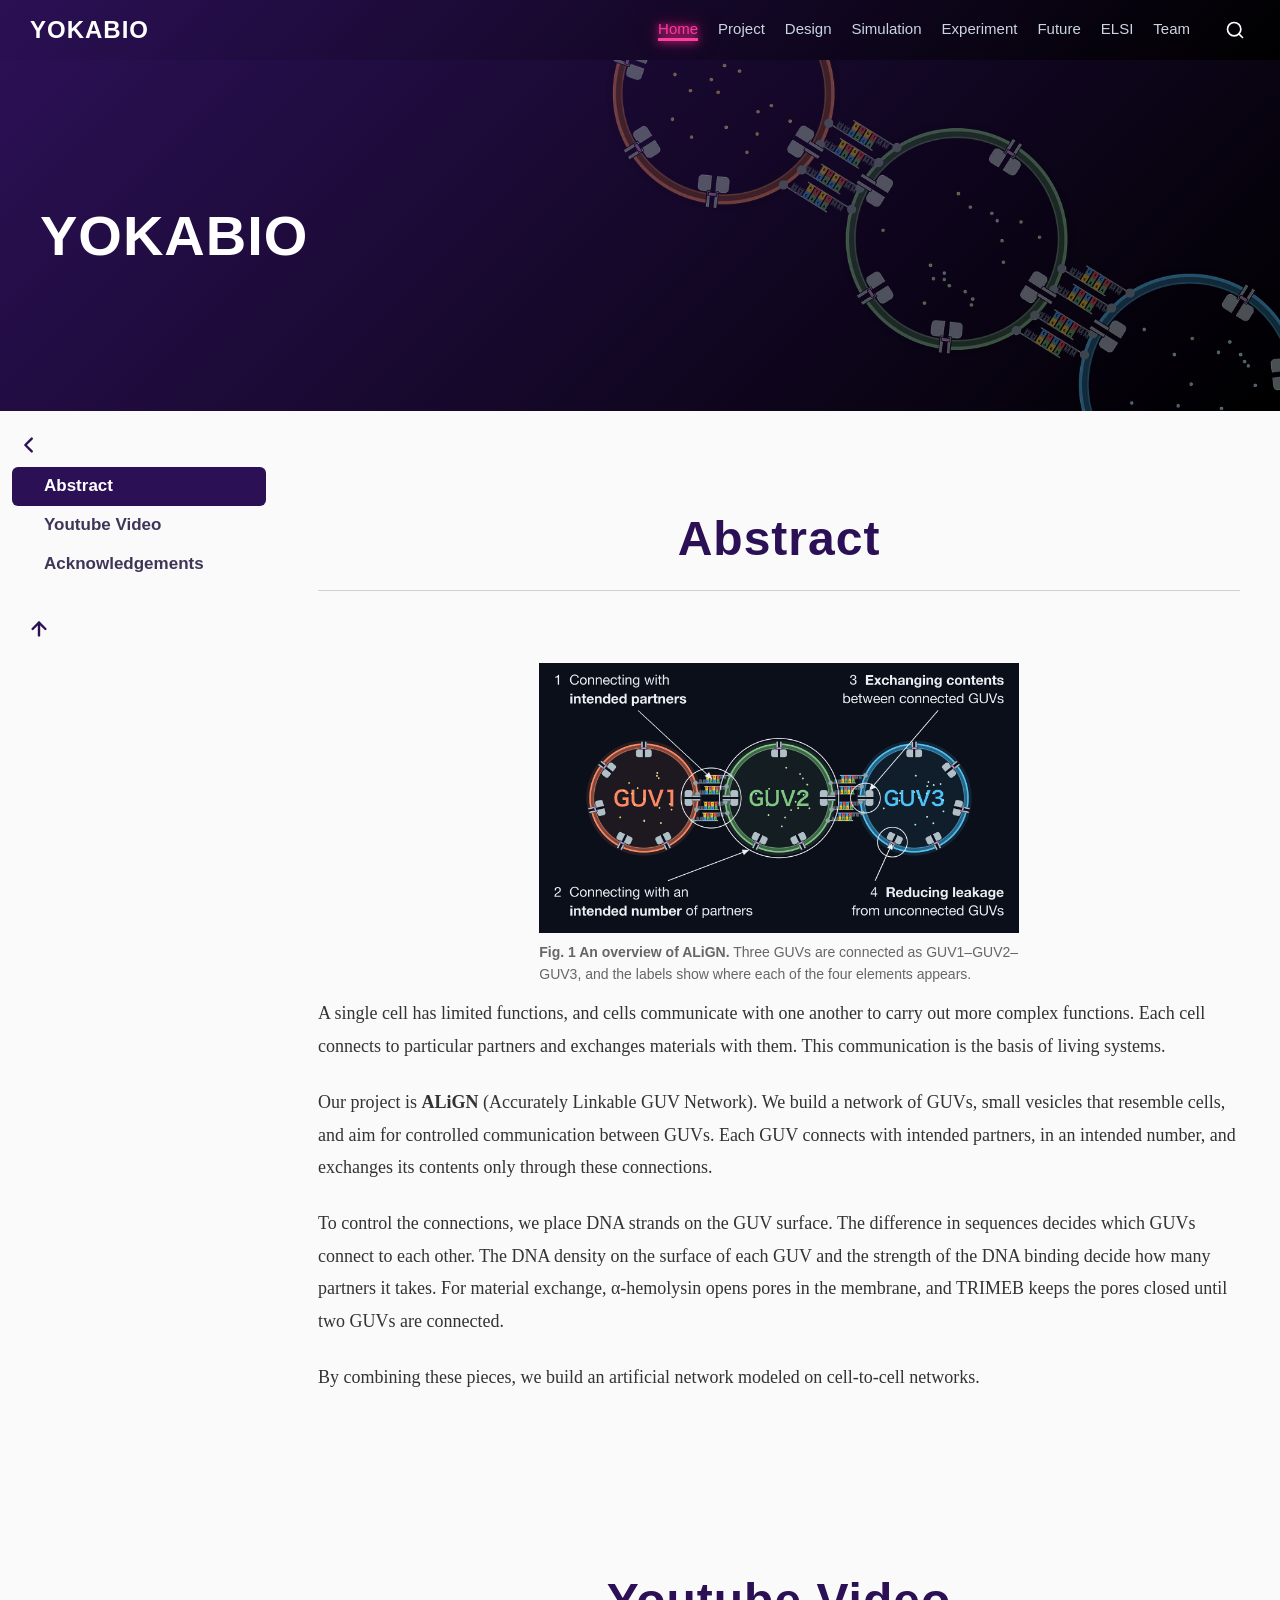
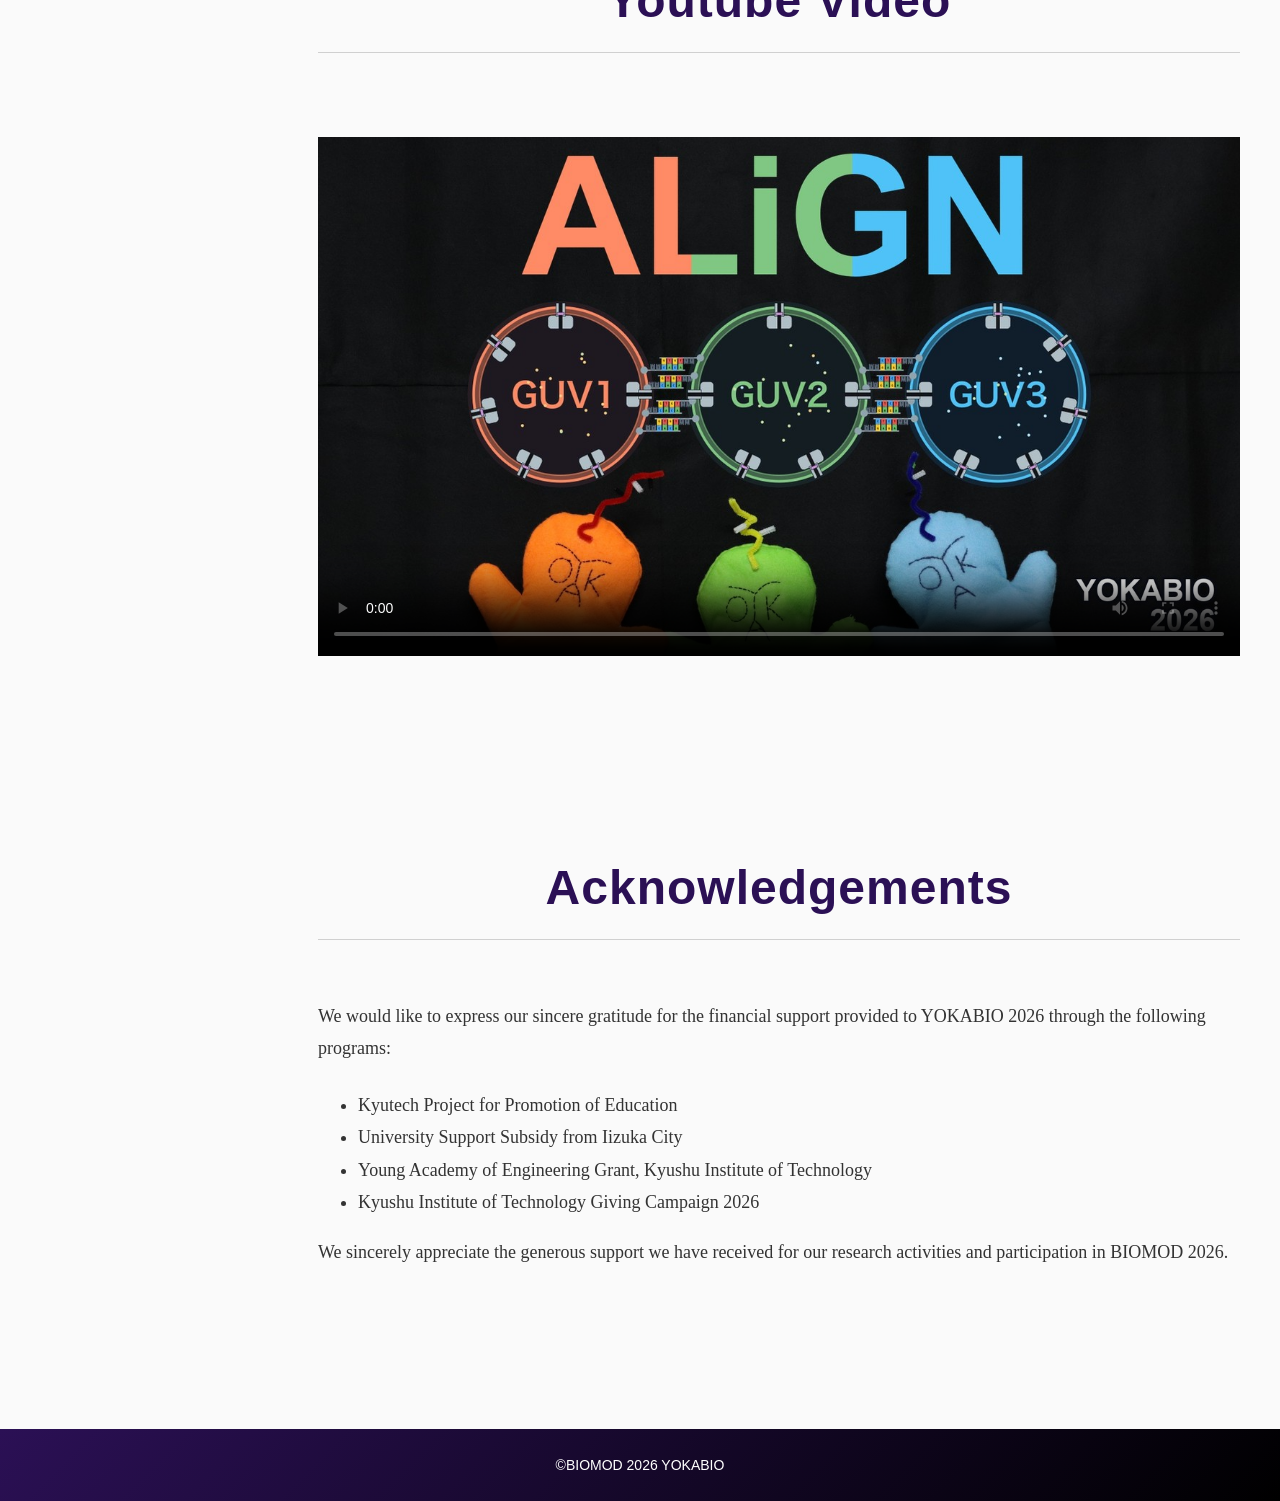
<file: index.html>
<!DOCTYPE html>
<html lang="en">
<head>
    <meta charset="UTF-8">
    <meta name="viewport" content="width=device-width, initial-scale=1.0">
    <title>YOKABIO</title>
    <link rel="stylesheet" href="style.css">
    <!-- 左の目次（項目別ジャンプ）：見出し（h2 / h3）から自動で作られるので、ページを書き換えると、目次も自動で変わる。この1行と、下の toc.js の1行で動く -->
    <link rel="stylesheet" href="toc.css">
</head>
<body>
    <header class="navbar">
        <div class="navbar-left">
            <a href="index.html" class="logo">YOKABIO</a>
        </div>

        <div class="navbar-right">
            <ul class="nav-links">
                <li><a href="index.html">Home</a></li>
                <li><a href="project.html">Project</a></li>
                <li><a href="design.html">Design</a></li>
                <li><a href="simulation.html">Simulation</a></li>
                <li><a href="experiment.html">Experiment</a></li>
                <li><a href="future.html">Future</a></li>
                <li><a href="elsi.html">ELSI</a></li>
                <li><a href="team.html">Team</a></li>
            </ul>

            <div class="search-icon-container">
                <button id="search-toggle-btn" class="search-btn">
                    <svg viewBox="0 0 24 24" width="20" height="20" stroke="currentColor" stroke-width="2" fill="none" stroke-linecap="round" stroke-linejoin="round">
                        <circle cx="11" cy="11" r="8"></circle>
                        <line x1="21" y1="21" x2="16.65" y2="16.65"></line>
                    </svg>
                </button>
            </div>
        </div>
    </header>

    <div id="search-overlay" class="search-overlay hidden">
        <div class="search-input-wrapper">
            <input type="text" id="search-input" placeholder="Search...">
        </div>
        <div id="search-results" class="search-results"></div>
    </div>

    <main class="content float-figs">
        <div class="page-hero-header page-hero-header--with-title page-hero-header--with-image">
            <h1>YOKABIO</h1>
            <!-- 帯の右側の飾りの絵（3つのGUVがつながった図）。位置・大きさは style.css の .page-hero-image -->
            <img class="page-hero-image" src="images/home-hero-guv-network-v3.webp" alt="" aria-hidden="true">
        </div>
        <div class="content-section">
            <h2 class="section-title" id="abstract">Abstract</h2>
            <div class="content-space">
                <div class="section-text">
                    <figure class="fig-hero">
<img src="images/design-align-overview-v8.png" alt="Three connected GUVs (GUV1, GUV2, GUV3) with the four elements of ALiGN marked by circles and labels">
<figcaption><strong>Fig. 1 An overview of ALiGN.</strong> Three GUVs are connected as GUV1–GUV2–GUV3, and the labels show where each of the four elements appears.</figcaption>
</figure>

                            <p>
                        A single cell has limited functions, and cells communicate with one another to carry out more complex functions. Each cell connects to particular partners and exchanges materials with them. This communication is the basis of living systems.
                    </p>
                            <p>
                        Our project is <strong>ALiGN</strong> (Accurately Linkable GUV Network). We build a network of GUVs, small vesicles that resemble cells, and aim for controlled communication between GUVs. Each GUV connects with intended partners, in an intended number, and exchanges its contents only through these connections.
                    </p>
                            <p>
                        To control the connections, we place DNA strands on the GUV surface. The difference in sequences decides which GUVs connect to each other. The DNA density on the surface of each GUV and the strength of the DNA binding decide how many partners it takes. For material exchange, α-hemolysin opens pores in the membrane, and TRIMEB keeps the pores closed until two GUVs are connected.
                    </p>
                            <p>
                        By combining these pieces, we build an artificial network modeled on cell-to-cell networks.
                    </p>
                        

                </div>
            </div>
        </div>

        <div class="content-section">
            <h2 class="section-title">Youtube Video</h2>
            <div class="content-space">
                <div class="section-text">
                    <video src="videos/ALiGN_YOKABIO2026-web.mp4" poster="images/home-youtube-thumbnail-v4.jpg" controls preload="metadata" playsinline></video>
                </div>
            </div>
        </div>
        <div class="content-section">
            <h2 class="section-title" id="acknowledgements">Acknowledgements</h2>
            <div class="content-space">
                <div class="section-text">
                    <p>
                        We would like to express our sincere gratitude for the financial support provided to YOKABIO 2026 through the following programs:
                    </p>
                    <ul>
                        <li>Kyutech Project for Promotion of Education</li>
                        <li>University Support Subsidy from Iizuka City</li>
                        <li>Young Academy of Engineering Grant, Kyushu Institute of Technology</li>
                        <li>Kyushu Institute of Technology Giving Campaign 2026</li>
                    </ul>
                    <p>
                        We sincerely appreciate the generous support we have received for our research activities and participation in BIOMOD 2026.
                    </p>
                </div>
            </div>
        </div>
    </main>

    <footer class="site-footer">
        <p>&copy;BIOMOD 2026 YOKABIO</p>
    </footer>

    <script src="script.js"></script>
    <script src="toc.js"></script>
</body>
</html>
</file>
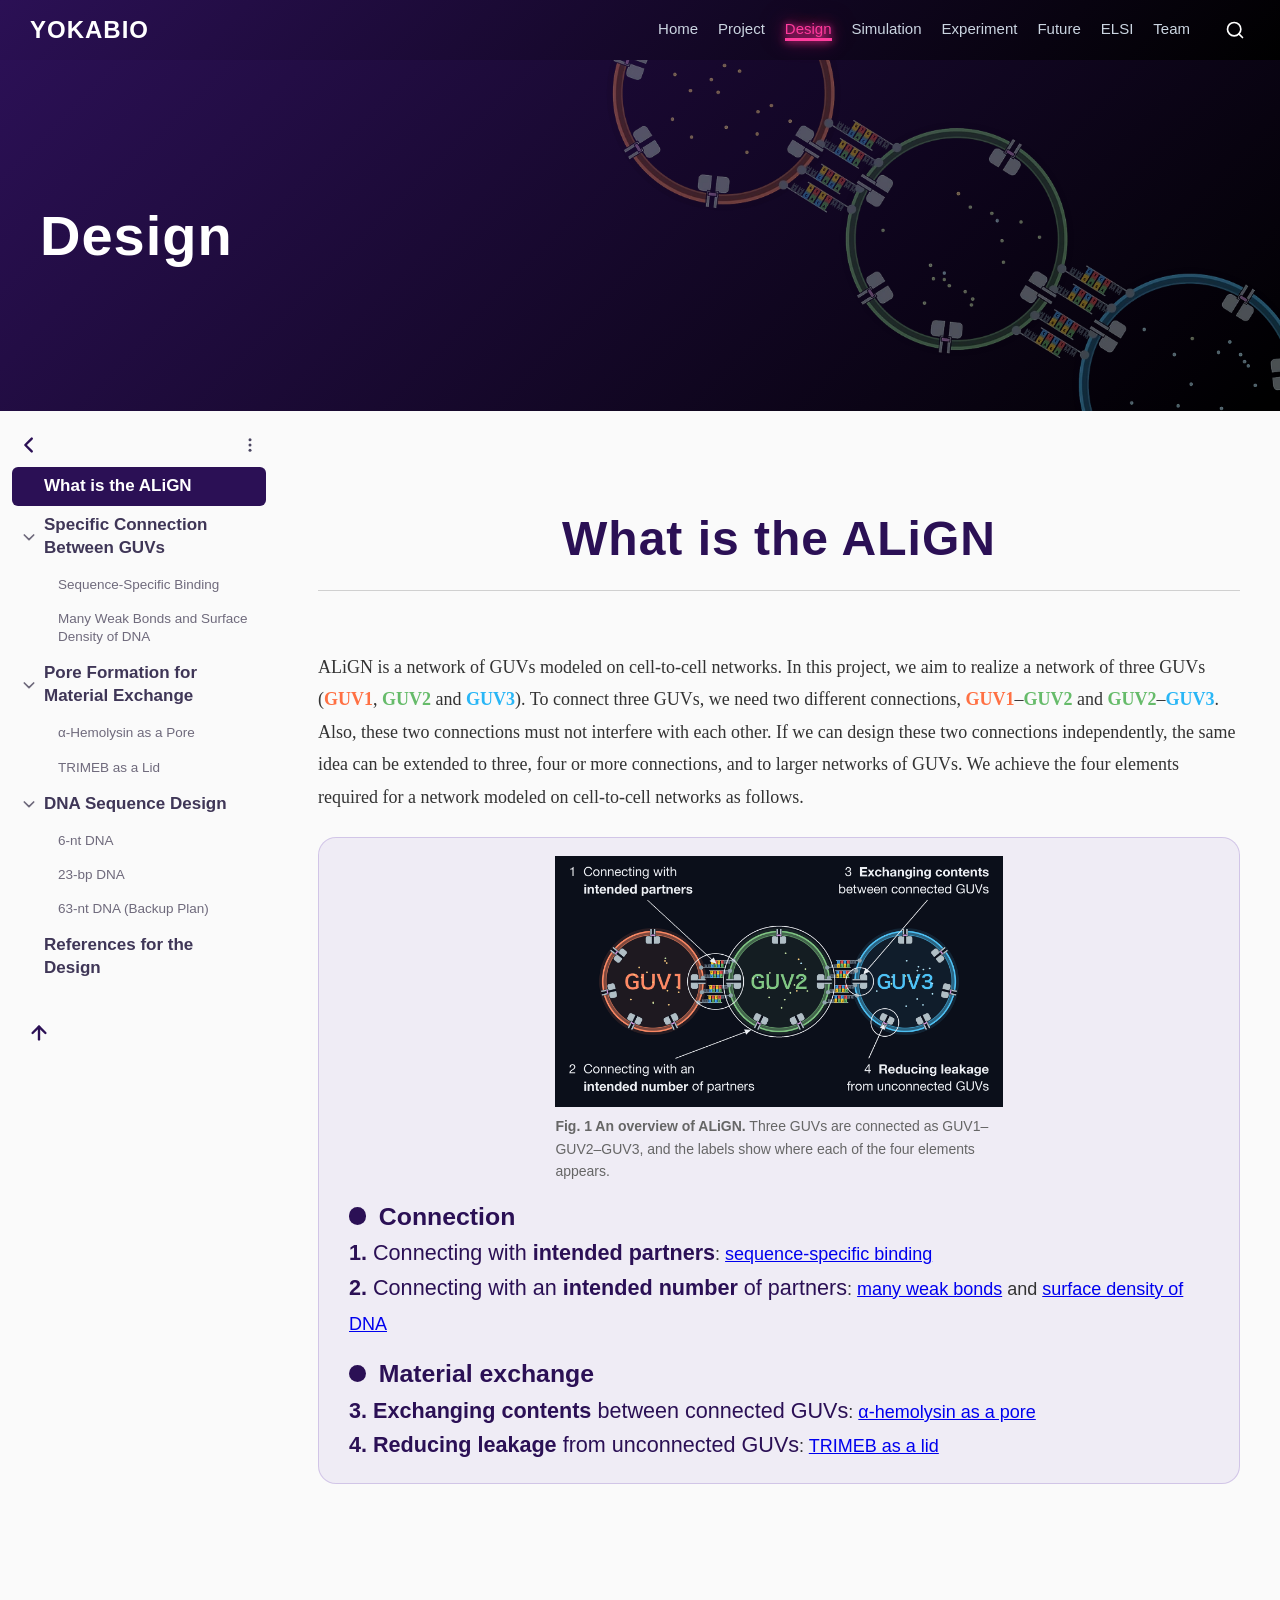
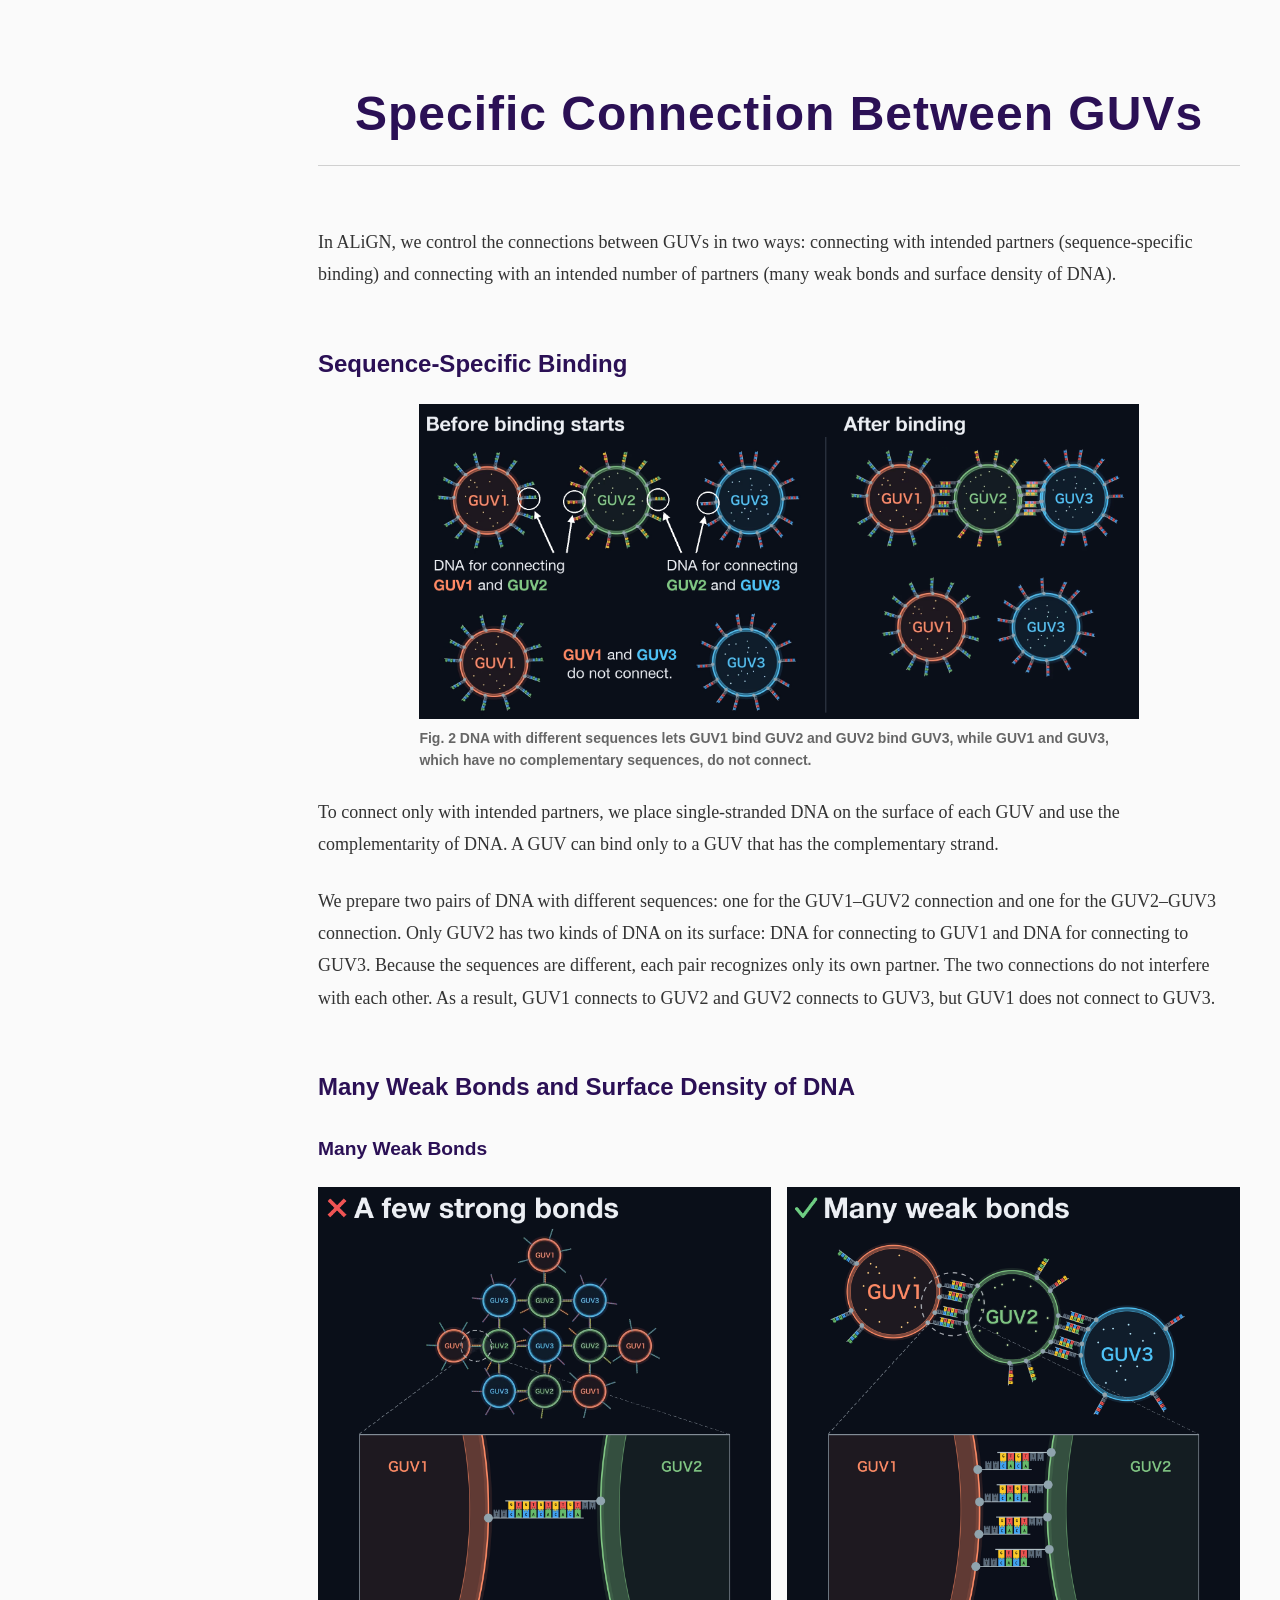
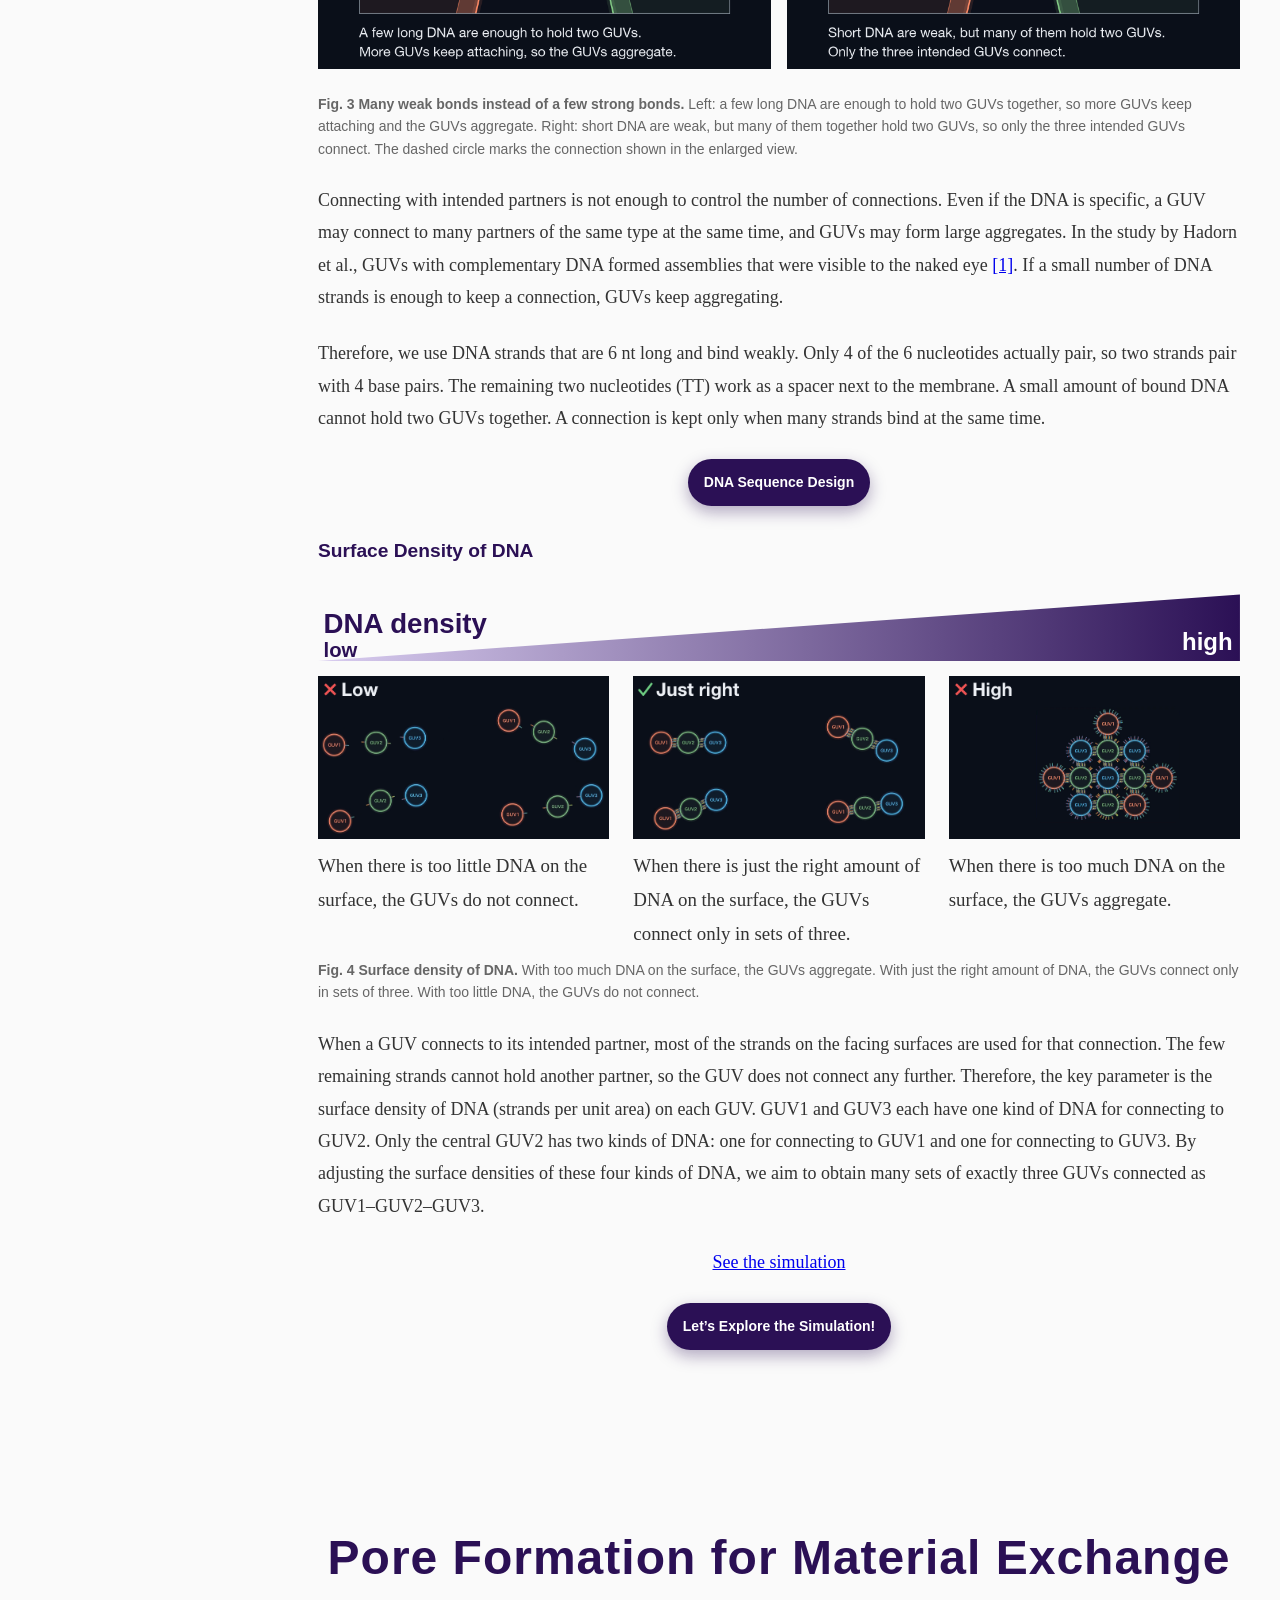
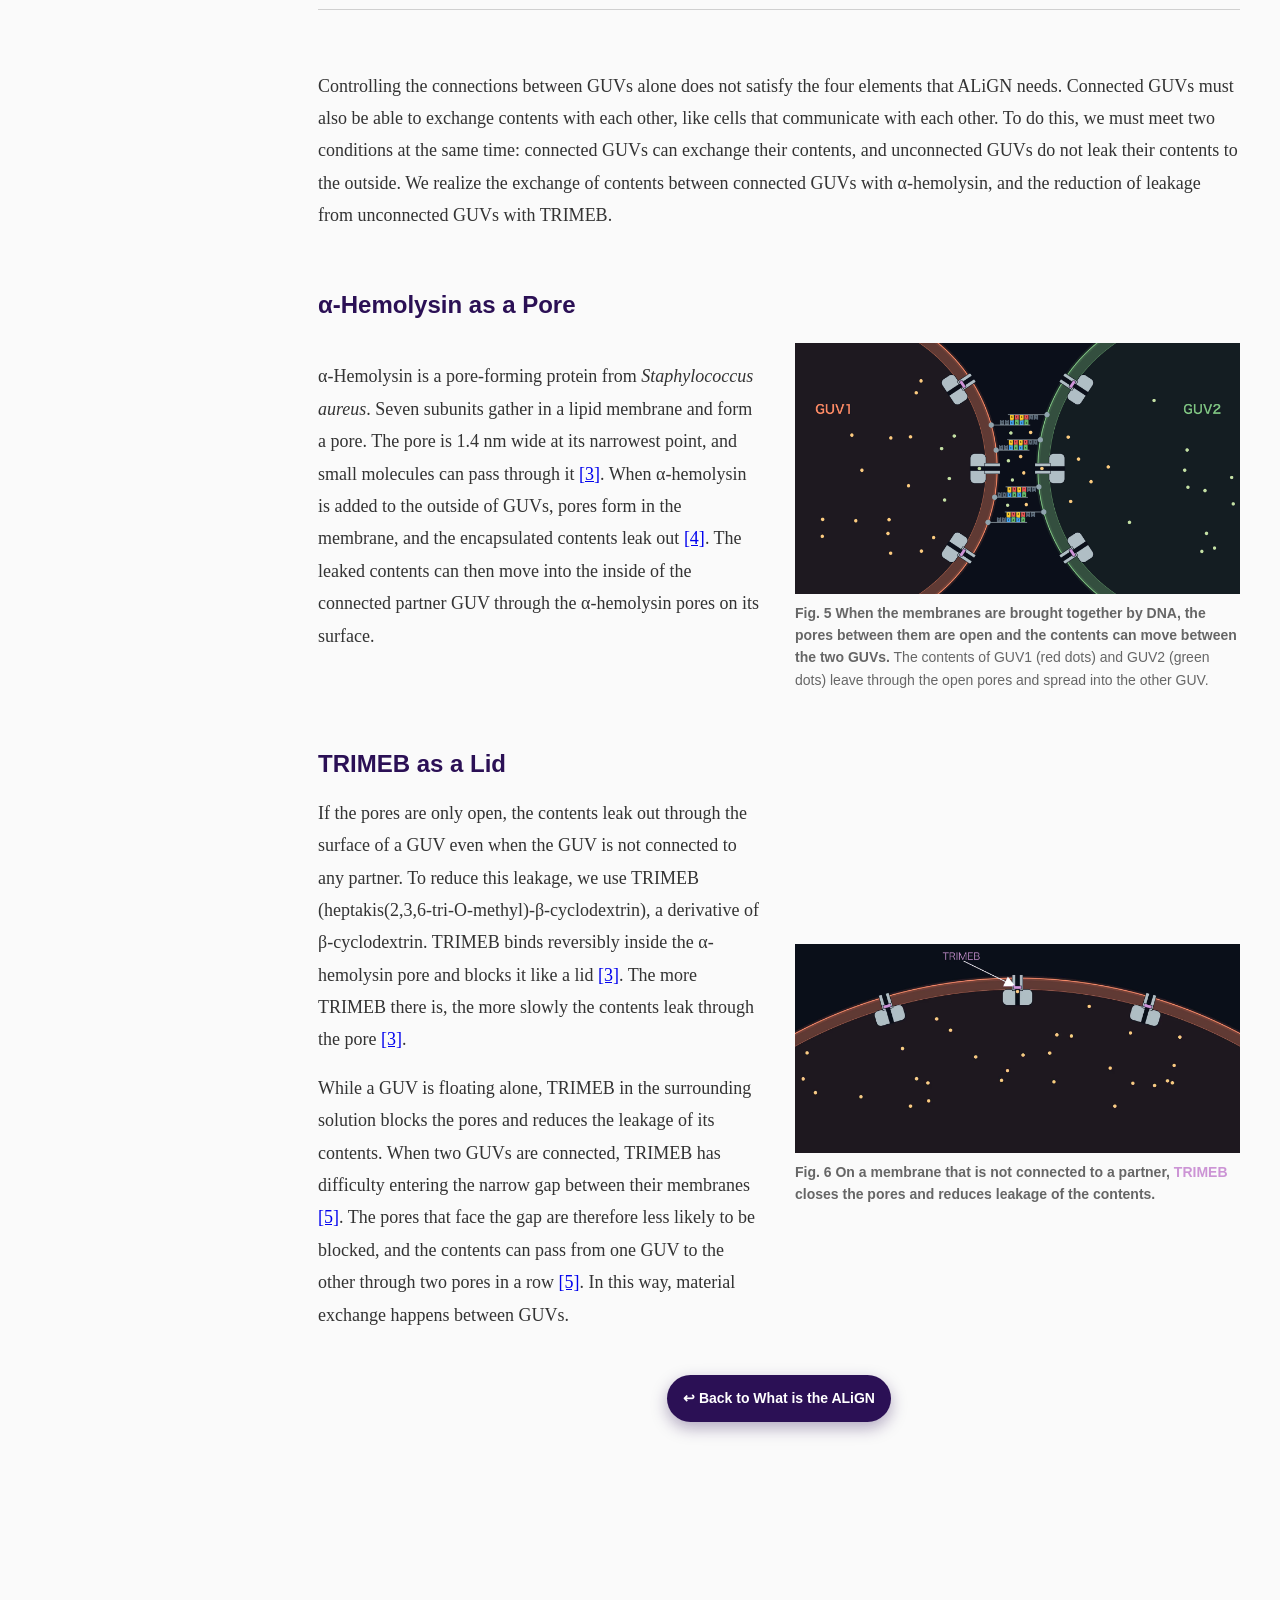
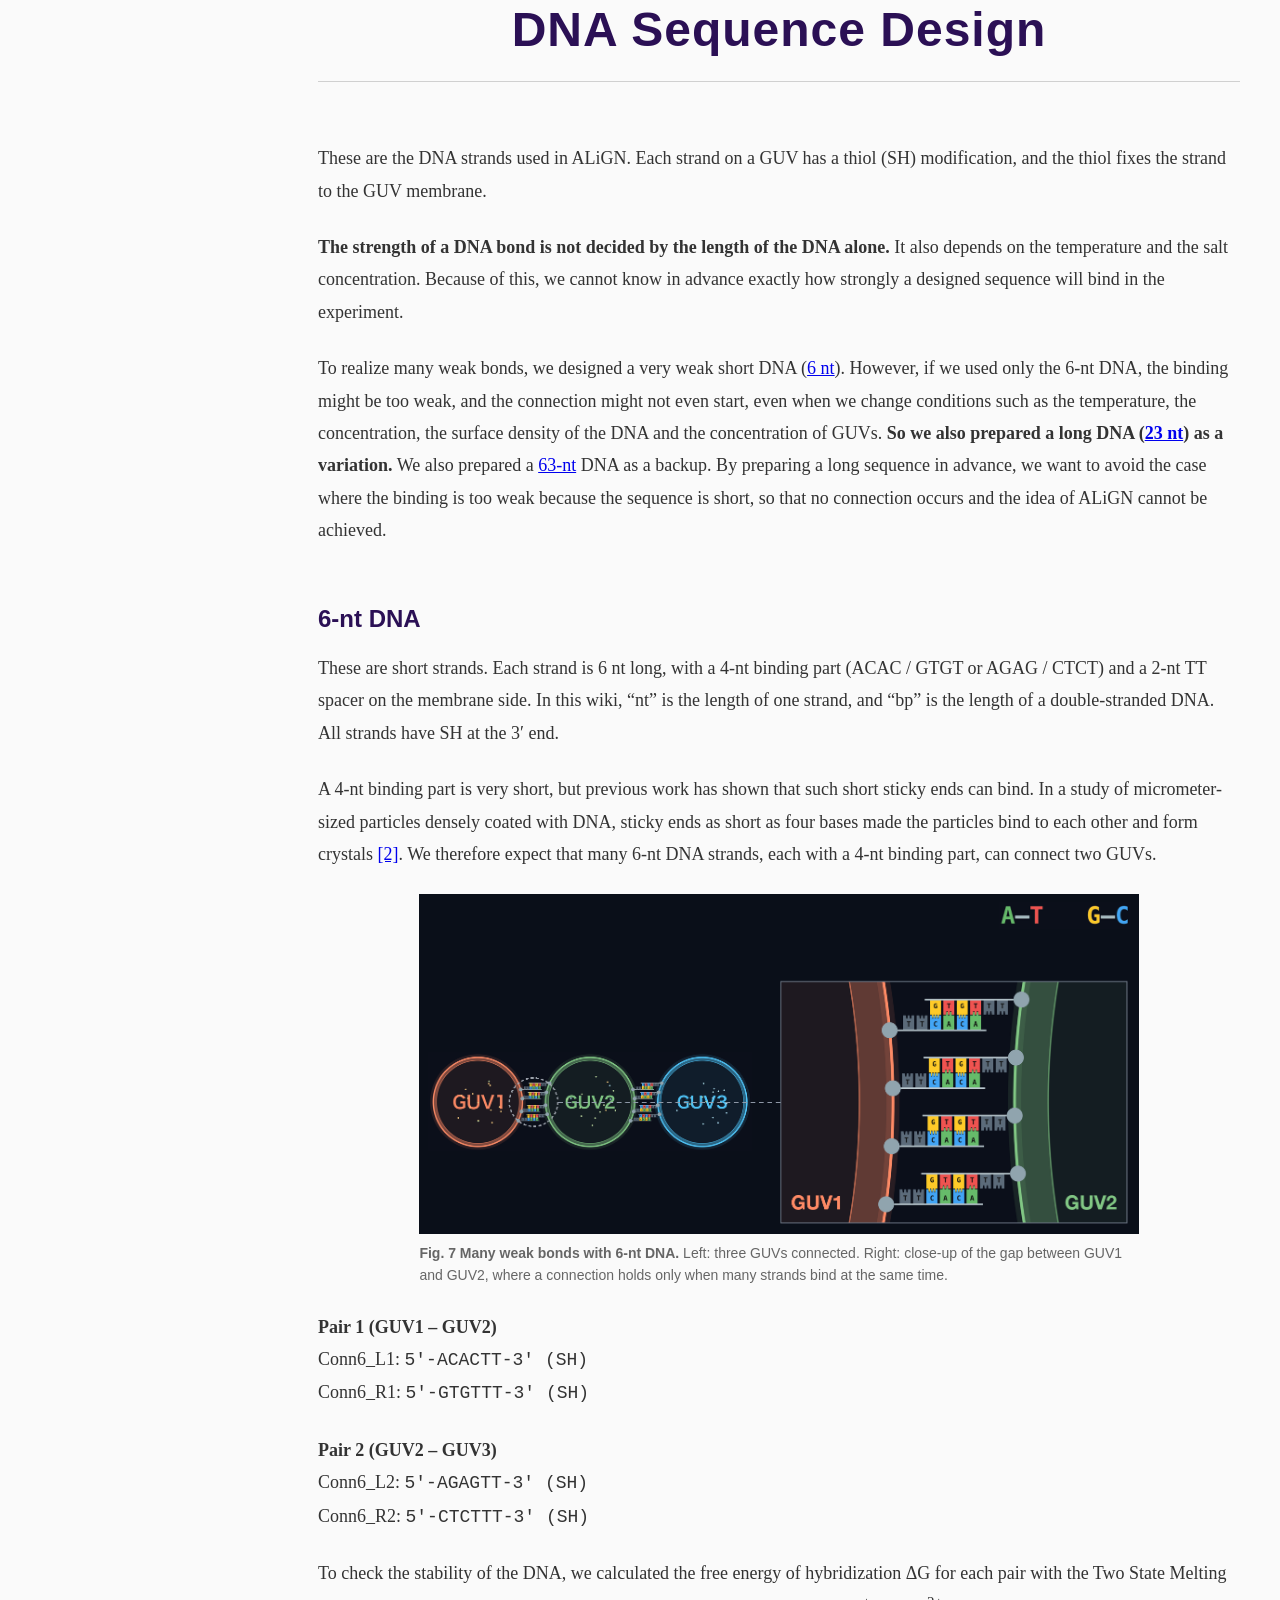
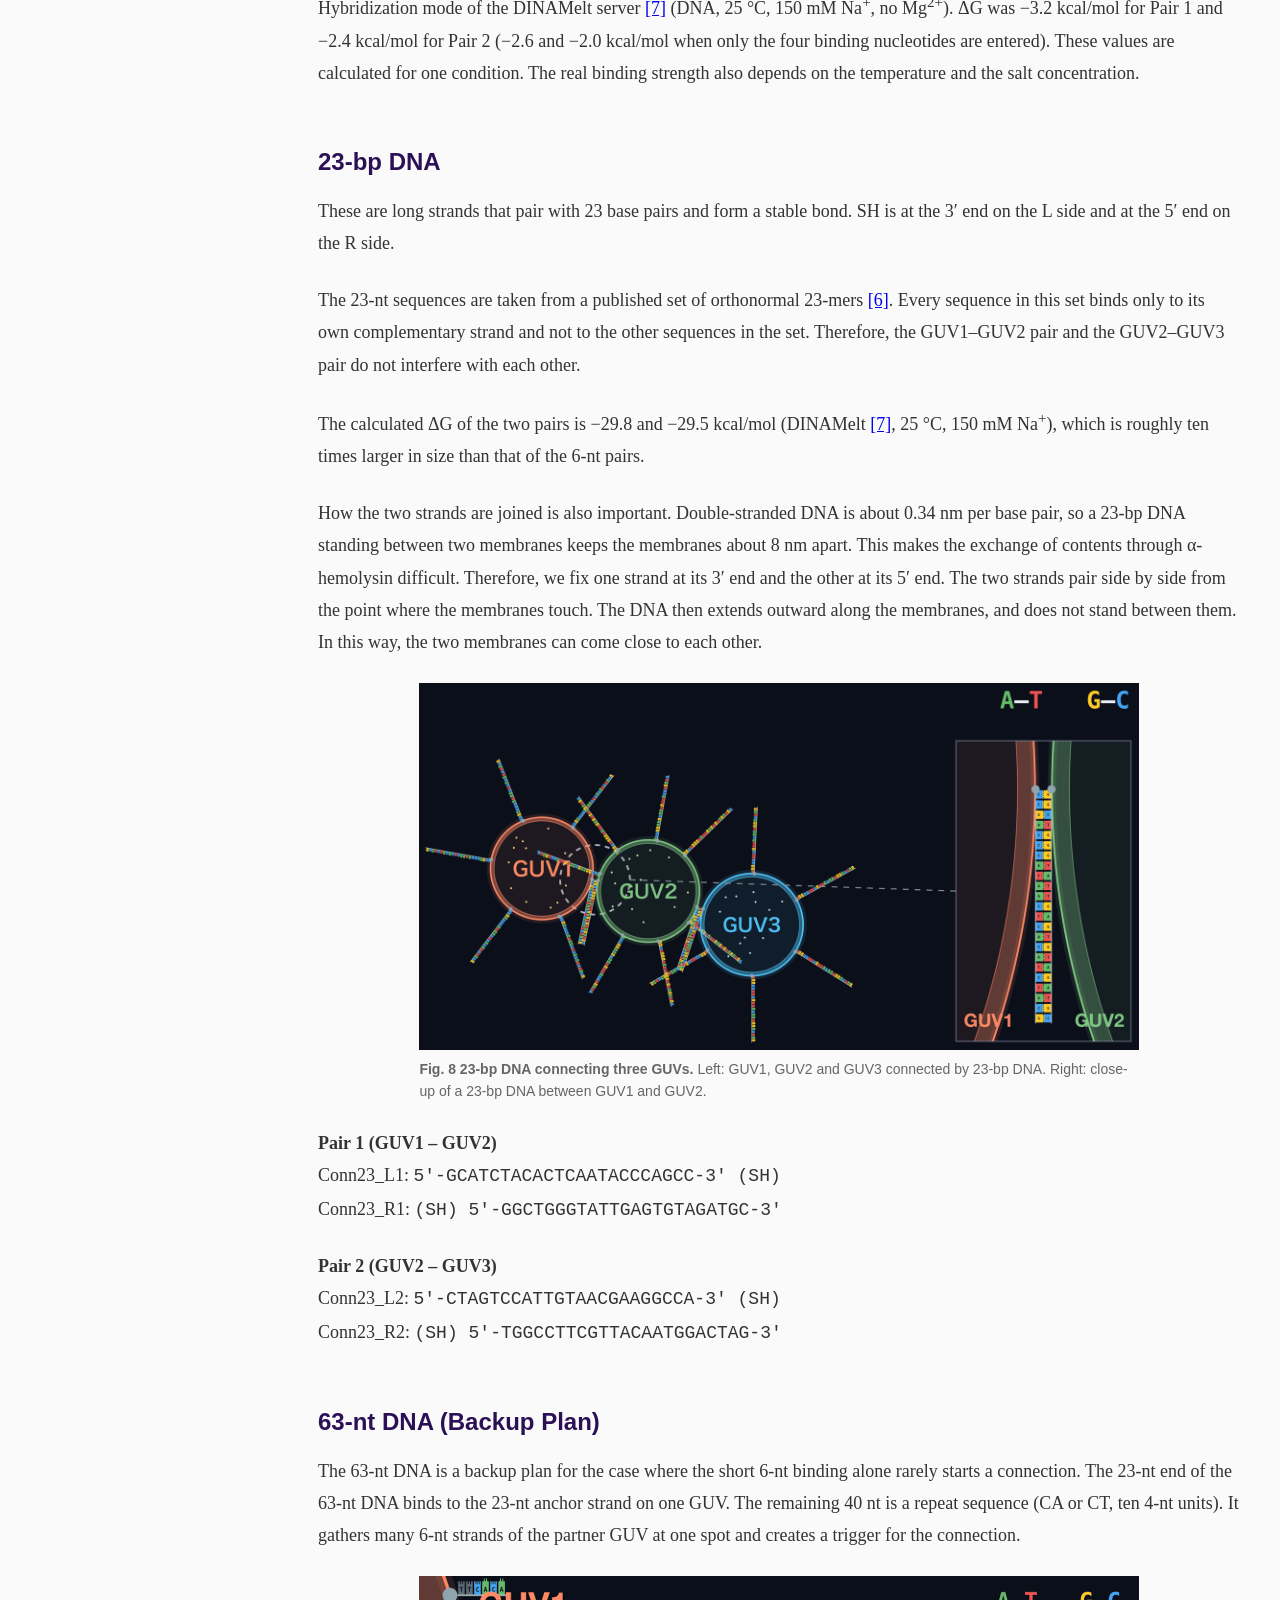
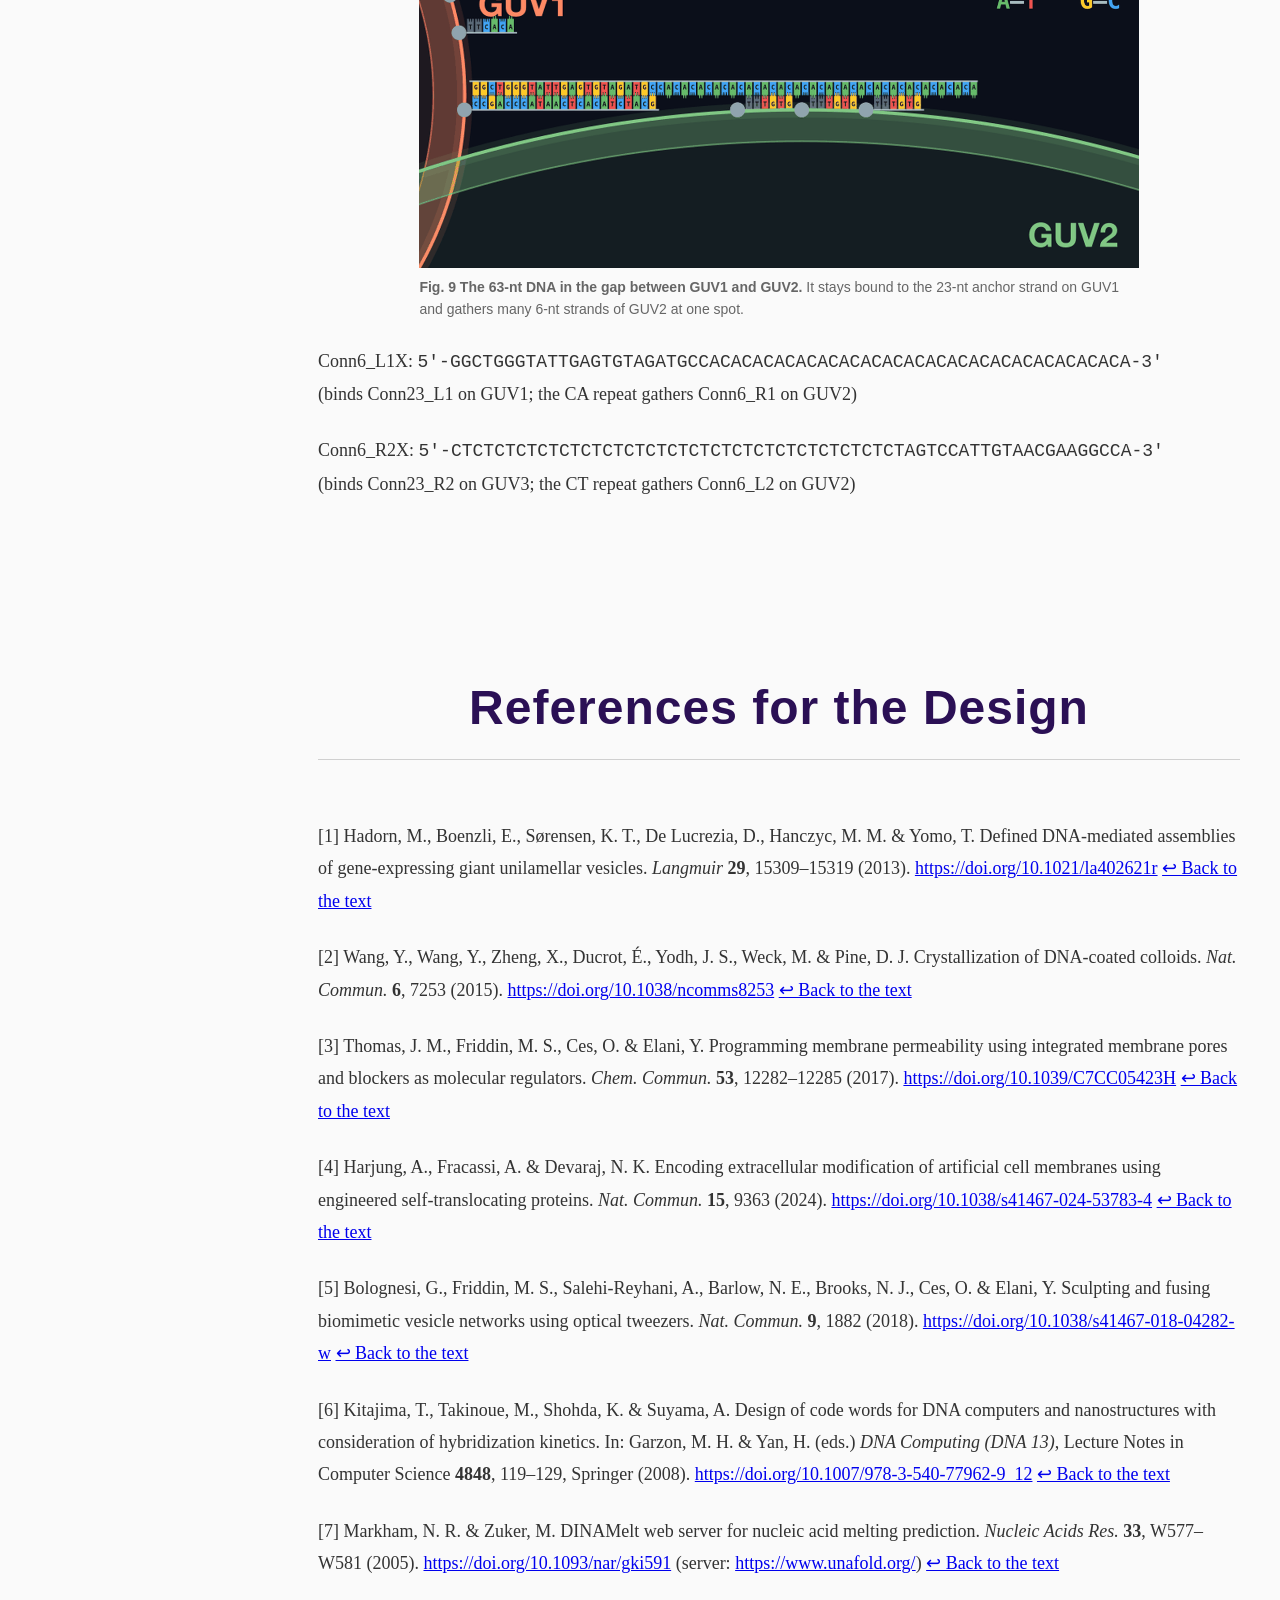
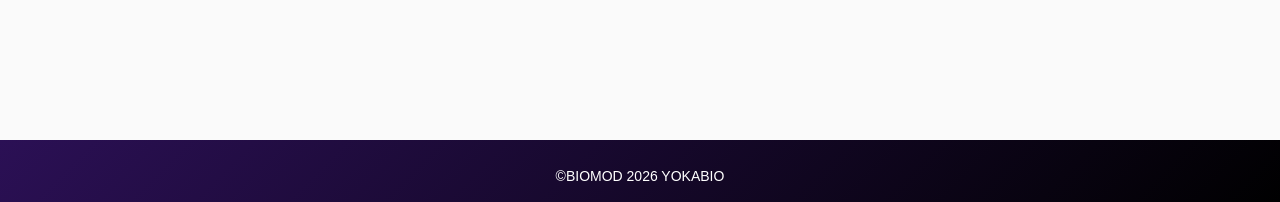
<file: design.html>
<!DOCTYPE html>
<html lang="en">
<head>
    <meta charset="UTF-8">
    <meta name="viewport" content="width=device-width, initial-scale=1.0">
    <title>YOKABIO</title>
    <link rel="stylesheet" href="style.css">
    <!-- 左の目次（項目別ジャンプ）：見出し（h2 / h3）から自動で作られるので、ページを書き換えると、目次も自動で変わる。この1行と、下の toc.js の1行で動く -->
    <link rel="stylesheet" href="toc.css">
</head>
<body>
    <header class="navbar">
        <div class="navbar-left">
            <a href="index.html" class="logo">YOKABIO</a>
        </div>

        <div class="navbar-right">
            <ul class="nav-links">
                <li><a href="index.html">Home</a></li>
                <li><a href="project.html">Project</a></li>
                <li><a href="design.html">Design</a></li>
                <li><a href="simulation.html">Simulation</a></li>
                <li><a href="experiment.html">Experiment</a></li>
                <li><a href="future.html">Future</a></li>
                <li><a href="elsi.html">ELSI</a></li>
                <li><a href="team.html">Team</a></li>
            </ul>

            <div class="search-icon-container">
                <button id="search-toggle-btn" class="search-btn">
                    <svg viewBox="0 0 24 24" width="20" height="20" stroke="currentColor" stroke-width="2" fill="none" stroke-linecap="round" stroke-linejoin="round">
                        <circle cx="11" cy="11" r="8"></circle>
                        <line x1="21" y1="21" x2="16.65" y2="16.65"></line>
                    </svg>
                </button>
            </div>
        </div>
    </header>

    <div id="search-overlay" class="search-overlay hidden">
        <div class="search-input-wrapper">
            <input type="text" id="search-input" placeholder="Search...">
        </div>
        <div id="search-results" class="search-results"></div>
    </div>

    <main class="content float-figs">
        <div class="page-hero-header page-hero-header--with-title page-hero-header--with-image">
            <h1>Design</h1>
            <!-- 帯の右側の飾りの絵（3つのGUVがつながった図）。位置・大きさは style.css の .page-hero-image -->
            <img class="page-hero-image" src="images/home-hero-guv-network-v3.webp" alt="" aria-hidden="true">
        </div>
        <div class="content-section">
            <h2 class="section-title" id="what-is-align">What is the ALiGN</h2>
            <div class="content-space">
                <div class="section-text">

                            <p>
                        ALiGN is a network of GUVs modeled on cell-to-cell networks. In this project, we aim to realize a network of three GUVs (<span style="font-weight:bold;color:#ff7043;">GUV1</span>, <span style="font-weight:bold;color:#66bb6a;">GUV2</span> and <span style="font-weight:bold;color:#29b6f6;">GUV3</span>). To connect three GUVs, we need two different connections, <span style="font-weight:bold;color:#ff7043;">GUV1</span>–<span style="font-weight:bold;color:#66bb6a;">GUV2</span> and <span style="font-weight:bold;color:#66bb6a;">GUV2</span>–<span style="font-weight:bold;color:#29b6f6;">GUV3</span>. Also, these two connections must not interfere with each other. If we can design these two connections independently, the same idea can be extended to three, four or more connections, and to larger networks of GUVs. We achieve the four elements required for a network modeled on cell-to-cell networks as follows.
                    </p>
                        



                    <div class="key-box">
                    <figure class="fig-hero">
                        <img src="images/design-align-overview-v8.png" alt="Three connected GUVs (GUV1, GUV2, GUV3) with the four elements of ALiGN marked by circles and labels">
                        <figcaption><strong>Fig. 1 An overview of ALiGN.</strong> Three GUVs are connected as GUV1–GUV2–GUV3, and the labels show where each of the four elements appears.</figcaption>
                    </figure>

                    <p class="key-block key-list">
                        <span style="font-size:1.15em;"><strong>Connection</strong></span><br>
                        <strong>1.</strong><span class="key-item"> Connecting with <strong>intended partners</strong></span><span class="key-aside">: <a href="#sequence-specific-binding">sequence-specific binding</a></span><br>
                        <strong>2.</strong><span class="key-item"> Connecting with an <strong>intended number</strong> of partners</span><span class="key-aside">: <a href="#weak-binding-method">many weak bonds</a> and <a href="#surface-density-control">surface density of DNA</a></span>
                    </p>

                    <p class="key-block key-list">
                        <span style="font-size:1.15em;"><strong>Material exchange</strong></span><br>
                        <strong>3.</strong><span class="key-item"> <strong>Exchanging contents</strong> between connected GUVs</span><span class="key-aside">: <a href="#alpha-hemolysin">α-hemolysin as a pore</a></span><br>
                        <strong>4.</strong><span class="key-item"> <strong>Reducing leakage</strong> from unconnected GUVs</span><span class="key-aside">: <a href="#trimeb-lid">TRIMEB as a lid</a></span>
                    </p>
                    </div>

                </div>
            </div>
        </div>

        <div class="content-section">
            <h2 class="section-title" id="specific-connection">Specific Connection Between GUVs</h2>
            <div class="content-space">
                <div class="section-text">
                    <p>
                        In ALiGN, we control the connections between GUVs in two ways: connecting with intended partners (sequence-specific binding) and connecting with an intended number of partners (many weak bonds and surface density of DNA).
                    </p>

                    <h3 class="sub-title" id="sequence-specific-binding">Sequence-Specific Binding</h3>
                    <figure class="fig-wide">
                        <img src="images/design-specific-binding-v15.png" alt="GUV1 connected to GUV2 and GUV2 connected to GUV3, with a second GUV1 and GUV3 below that are close to each other but not connected">
                        <figcaption><strong>Fig. 2 DNA with different sequences lets GUV1 bind GUV2 and GUV2 bind GUV3, while GUV1 and GUV3, which have no complementary sequences, do not connect.</strong></figcaption>
                    </figure>

                    <p>
                        To connect only with intended partners, we place single-stranded DNA on the surface of each GUV and use the complementarity of DNA. A GUV can bind only to a GUV that has the complementary strand.
                    </p>

                    <p>
                        We prepare two pairs of DNA with different sequences: one for the GUV1–GUV2 connection and one for the GUV2–GUV3 connection. Only GUV2 has two kinds of DNA on its surface: DNA for connecting to GUV1 and DNA for connecting to GUV3. Because the sequences are different, each pair recognizes only its own partner. The two connections do not interfere with each other. As a result, GUV1 connects to GUV2 and GUV2 connects to GUV3, but GUV1 does not connect to GUV3.
                    </p>

                    <h3 class="sub-title" id="weak-binding">Many Weak Bonds and Surface Density of DNA</h3>
                    <h4 id="weak-binding-method" style="margin:32px 0 12px;color:#2b1055;font-size:1.2rem;font-weight:bold;line-height:1.4;">Many Weak Bonds</h4>
                    <figure class="fig-full">
                        <div class="media-row">
                            <img src="images/design-weak-overview-strong-v7.png" alt="A few strong bonds: GUVs held by a few long DNA keep attaching and form a large aggregate; the enlarged view shows a long DNA between GUV1 and GUV2">
                            <img src="images/design-weak-overview-weak-v6.png" alt="Many weak bonds: only the three intended GUVs, GUV1, GUV2 and GUV3, connect; the enlarged view shows many short DNA between GUV1 and GUV2">
                        </div>
                        <figcaption><strong>Fig. 3 Many weak bonds instead of a few strong bonds.</strong> Left: a few long DNA are enough to hold two GUVs together, so more GUVs keep attaching and the GUVs aggregate. Right: short DNA are weak, but many of them together hold two GUVs, so only the three intended GUVs connect. The dashed circle marks the connection shown in the enlarged view.</figcaption>
                    </figure>

                    <p>
                        Connecting with intended partners is not enough to control the number of connections. Even if the DNA is specific, a GUV may connect to many partners of the same type at the same time, and GUVs may form large aggregates. In the study by Hadorn et al., GUVs with complementary DNA formed assemblies that were visible to the naked eye <a href="#ref-1" id="cite-1">[1]</a>. If a small number of DNA strands is enough to keep a connection, GUVs keep aggregating.
                    </p>

                    <p>
                        Therefore, we use DNA strands that are 6 nt long and bind weakly. Only 4 of the 6 nucleotides actually pair, so two strands pair with 4 base pairs. The remaining two nucleotides (TT) work as a spacer next to the membrane. A small amount of bound DNA cannot hold two GUVs together. A connection is kept only when many strands bind at the same time.
                    </p>

                    <p style="text-align:center;">
                        <a class="pill-link" href="#dna-sequence-design">DNA Sequence Design</a>
                    </p>

                    <h4 id="surface-density-control" style="margin:32px 0 12px;color:#2b1055;font-size:1.2rem;font-weight:bold;line-height:1.4;">Surface Density of DNA</h4>

                    <figure class="fig-full fig-density">
                        <svg class="density-ramp" viewBox="0 0 1000 86" role="img" aria-label="DNA density increases from left to right">
                            <defs><linearGradient id="ramp-g" x1="0" x2="1" y1="0" y2="0"><stop offset="0" stop-color="#d9cdf0"/><stop offset="1" stop-color="#2b1055"/></linearGradient></defs>
                            <polygon points="0,78 1000,78 1000,6" fill="url(#ramp-g)"/>
                            <text x="6" y="48" font-size="30" font-weight="bold" fill="#2b1055" font-family="Helvetica Neue, Arial, sans-serif">DNA density</text>
                            <text x="992" y="66" text-anchor="end" font-size="26" font-weight="bold" fill="#ffffff" font-family="Helvetica Neue, Arial, sans-serif">high</text>
                            <text x="6" y="74" font-size="22" font-weight="bold" fill="#2b1055" font-family="Helvetica Neue, Arial, sans-serif" dy="0">low</text>
                        </svg>
                        <div class="density-row">
                            <div class="density-cell">
                                <img src="images/design-density-low-v7.png" alt="Low DNA density: too few DNA strands on each GUV, and the GUVs stay apart and do not connect">
                                <p>
                                    When there is too little DNA on the surface, the GUVs do not connect.
                                </p>
                            </div>
                            <div class="density-cell">
                                <img src="images/design-density-mid-v7.png" alt="Just-right DNA density: the right number of DNA strands on each GUV, and the GUVs connect only in sets of three">
                                <p>
                                    When there is just the right amount of DNA on the surface, the GUVs connect only in sets of three.
                                </p>
                            </div>
                            <div class="density-cell">
                                <img src="images/design-density-high-v7.png" alt="High DNA density: too many DNA strands on each GUV, and the GUVs aggregate into a large cluster">
                                <p>
                                    When there is too much DNA on the surface, the GUVs aggregate.
                                </p>
                            </div>
                        </div>
                        <figcaption><strong>Fig. 4 Surface density of DNA.</strong> With too much DNA on the surface, the GUVs aggregate. With just the right amount of DNA, the GUVs connect only in sets of three. With too little DNA, the GUVs do not connect.</figcaption>
                    </figure>

                    <p>
                        When a GUV connects to its intended partner, most of the strands on the facing surfaces are used for that connection. The few remaining strands cannot hold another partner, so the GUV does not connect any further. Therefore, the key parameter is the surface density of DNA (strands per unit area) on each GUV. GUV1 and GUV3 each have one kind of DNA for connecting to GUV2. Only the central GUV2 has two kinds of DNA: one for connecting to GUV1 and one for connecting to GUV3. By adjusting the surface densities of these four kinds of DNA, we aim to obtain many sets of exactly three GUVs connected as GUV1–GUV2–GUV3.
                    </p>

                    <p style="text-align:center;">
                        <a href="simulation.html">See the simulation</a>
                    </p>

                    <p style="text-align:center;">
                        <a class="pill-link" href="simulation.html#guv-explorer-title">Let’s Explore the Simulation!</a>
                    </p>

                </div>
            </div>
        </div>

        <div class="content-section">
            <h2 class="section-title" id="pore-formation">Pore Formation for Material Exchange</h2>
            <div class="content-space">
                <div class="section-text">
                    <p>
                        Controlling the connections between GUVs alone does not satisfy the four elements that ALiGN needs. Connected GUVs must also be able to exchange contents with each other, like cells that communicate with each other. To do this, we must meet two conditions at the same time: connected GUVs can exchange their contents, and unconnected GUVs do not leak their contents to the outside. We realize the exchange of contents between connected GUVs with α-hemolysin, and the reduction of leakage from unconnected GUVs with TRIMEB.
                    </p>

                    <h3 class="sub-title" id="alpha-hemolysin">α-Hemolysin as a Pore</h3>
                    <div class="study-row">
                        <div class="study-text">
                            <p>
                        α-Hemolysin is a pore-forming protein from <em>Staphylococcus aureus</em>. Seven subunits gather in a lipid membrane and form a pore. The pore is 1.4 nm wide at its narrowest point, and small molecules can pass through it <a href="#ref-3" id="cite-3">[3]</a>. When α-hemolysin is added to the outside of GUVs, pores form in the membrane, and the encapsulated contents leak out <a href="#ref-4" id="cite-4">[4]</a>. The leaked contents can then move into the inside of the connected partner GUV through the α-hemolysin pores on its surface.
                    </p>
                        </div>
                        <figure>
                        <img src="images/design-pore-exchange-v4.png" alt="Connected membranes of GUV1 and GUV2 with open pores between them and a content molecule passing through a pore">
                        <figcaption><strong>Fig. 5 When the membranes are brought together by DNA, the pores between them are open and the contents can move between the two GUVs.</strong> The contents of GUV1 (red dots) and GUV2 (green dots) leave through the open pores and spread into the other GUV.</figcaption>
                    </figure>
                    </div>

                    <h3 class="sub-title" id="trimeb-lid">TRIMEB as a Lid</h3>
                    <div class="study-row">
                        <div class="study-text">
                            <p>
                        If the pores are only open, the contents leak out through the surface of a GUV even when the GUV is not connected to any partner. To reduce this leakage, we use TRIMEB (heptakis(2,3,6-tri-O-methyl)-β-cyclodextrin), a derivative of β-cyclodextrin. TRIMEB binds reversibly inside the α-hemolysin pore and blocks it like a lid <a href="#ref-3">[3]</a>. The more TRIMEB there is, the more slowly the contents leak through the pore <a href="#ref-3">[3]</a>.
                    </p>
                            <p>
                        While a GUV is floating alone, TRIMEB in the surrounding solution blocks the pores and reduces the leakage of its contents. When two GUVs are connected, TRIMEB has difficulty entering the narrow gap between their membranes <a href="#ref-5" id="cite-5">[5]</a>. The pores that face the gap are therefore less likely to be blocked, and the contents can pass from one GUV to the other through two pores in a row <a href="#ref-5">[5]</a>. In this way, material exchange happens between GUVs.
                    </p>
                        </div>
                        <figure>
                        <img src="images/design-trimeb-lid-v4.png" alt="A pore in the membrane of a GUV closed by TRIMEB, with the contents kept inside">
                        <figcaption><strong>Fig. 6 On a membrane that is not connected to a partner, <span style="color:#cc94d5;">TRIMEB</span> closes the pores and reduces leakage of the contents.</strong></figcaption>
                    </figure>
                    </div>
                    <p style="text-align:center;"><a class="pill-link" href="#what-is-align">↩ Back to What is the ALiGN</a></p>

                </div>
            </div>
        </div>

        <div class="content-section">
            <h2 class="section-title" id="dna-sequence-design">DNA Sequence Design</h2>
            <div class="content-space">
                <div class="section-text">
                    <p>
                        These are the DNA strands used in ALiGN. Each strand on a GUV has a thiol (SH) modification, and the thiol fixes the strand to the GUV membrane.
                    </p>

                    <p>
                        <strong>The strength of a DNA bond is not decided by the length of the DNA alone.</strong> It also depends on the temperature and the salt concentration. Because of this, we cannot know in advance exactly how strongly a designed sequence will bind in the experiment.
                    </p>

                    <p>
                        To realize many weak bonds, we designed a very weak short DNA (<a href="#dna-6nt">6 nt</a>). However, if we used only the 6-nt DNA, the binding might be too weak, and the connection might not even start, even when we change conditions such as the temperature, the concentration, the surface density of the DNA and the concentration of GUVs. <strong>So we also prepared a long DNA (<a href="#dna-23bp">23 nt</a>) as a variation.</strong> We also prepared a <a href="#dna-63nt">63-nt</a> DNA as a backup. By preparing a long sequence in advance, we want to avoid the case where the binding is too weak because the sequence is short, so that no connection occurs and the idea of ALiGN cannot be achieved.
                    </p>

                    <h3 class="sub-title" id="dna-6nt">6-nt DNA</h3>
                    <p>
                        These are short strands. Each strand is 6 nt long, with a 4-nt binding part (ACAC / GTGT or AGAG / CTCT) and a 2-nt TT spacer on the membrane side. In this wiki, “nt” is the length of one strand, and “bp” is the length of a double-stranded DNA. All strands have SH at the 3′ end.
                    </p>

                    <p>
                        A 4-nt binding part is very short, but previous work has shown that such short sticky ends can bind. In a study of micrometer-sized particles densely coated with DNA, sticky ends as short as four bases made the particles bind to each other and form crystals <a href="#ref-2" id="cite-2">[2]</a>. We therefore expect that many 6-nt DNA strands, each with a 4-nt binding part, can connect two GUVs.
                    </p>
                    <figure class="fig-wide">
                        <img src="images/design-dna-6nt-v8.png" alt="Three connected GUVs on the left and a close-up of many 6-nt DNA pairs in the gap between GUV1 and GUV2 on the right">
                        <figcaption><strong>Fig. 7 Many weak bonds with 6-nt DNA.</strong> Left: three GUVs connected. Right: close-up of the gap between GUV1 and GUV2, where a connection holds only when many strands bind at the same time.</figcaption>
                    </figure>
                    <p>
                        <strong>Pair 1 (GUV1 – GUV2)</strong><br>
                        Conn6_L1: <code>5′-ACACTT-3′ (SH)</code><br>
                        Conn6_R1: <code>5′-GTGTTT-3′ (SH)</code>
                    </p>
                    <p>
                        <strong>Pair 2 (GUV2 – GUV3)</strong><br>
                        Conn6_L2: <code>5′-AGAGTT-3′ (SH)</code><br>
                        Conn6_R2: <code>5′-CTCTTT-3′ (SH)</code>
                    </p>

                    <p>
                        To check the stability of the DNA, we calculated the free energy of hybridization ΔG for each pair with the Two State Melting Hybridization mode of the DINAMelt server <a href="#ref-7" id="cite-7">[7]</a> (DNA, 25 °C, 150 mM Na<sup>+</sup>, no Mg<sup>2+</sup>). ΔG was −3.2 kcal/mol for Pair 1 and −2.4 kcal/mol for Pair 2 (−2.6 and −2.0 kcal/mol when only the four binding nucleotides are entered). These values are calculated for one condition. The real binding strength also depends on the temperature and the salt concentration.
                    </p>

                    <h3 class="sub-title" id="dna-23bp">23-bp DNA</h3>
                    <p>
                        These are long strands that pair with 23 base pairs and form a stable bond. SH is at the 3′ end on the L side and at the 5′ end on the R side.
                    </p>

                    <p>
                        The 23-nt sequences are taken from a published set of orthonormal 23-mers <a href="#ref-6" id="cite-6">[6]</a>. Every sequence in this set binds only to its own complementary strand and not to the other sequences in the set. Therefore, the GUV1–GUV2 pair and the GUV2–GUV3 pair do not interfere with each other.
                    </p>

                    <p>
                        The calculated ΔG of the two pairs is −29.8 and −29.5 kcal/mol (DINAMelt <a href="#ref-7">[7]</a>, 25 °C, 150 mM Na<sup>+</sup>), which is roughly ten times larger in size than that of the 6-nt pairs.
                    </p>

                    <p>
                        How the two strands are joined is also important. Double-stranded DNA is about 0.34 nm per base pair, so a 23-bp DNA standing between two membranes keeps the membranes about 8 nm apart. This makes the exchange of contents through α-hemolysin difficult. Therefore, we fix one strand at its 3′ end and the other at its 5′ end. The two strands pair side by side from the point where the membranes touch. The DNA then extends outward along the membranes, and does not stand between them. In this way, the two membranes can come close to each other.
                    </p>

                    <figure class="fig-wide">
                        <img src="images/design-dna-23bp-v7.png" alt="GUV1, GUV2 and GUV3 connected by 23-bp DNA on the left and a close-up of a 23-bp DNA between GUV1 and GUV2 on the right">
                        <figcaption><strong>Fig. 8 23-bp DNA connecting three GUVs.</strong> Left: GUV1, GUV2 and GUV3 connected by 23-bp DNA. Right: close-up of a 23-bp DNA between GUV1 and GUV2.</figcaption>
                    </figure>
                    <p>
                        <strong>Pair 1 (GUV1 – GUV2)</strong><br>
                        Conn23_L1: <code>5′-GCATCTACACTCAATACCCAGCC-3′ (SH)</code><br>
                        Conn23_R1: <code>(SH) 5′-GGCTGGGTATTGAGTGTAGATGC-3′</code>
                    </p>
                    <p>
                        <strong>Pair 2 (GUV2 – GUV3)</strong><br>
                        Conn23_L2: <code>5′-CTAGTCCATTGTAACGAAGGCCA-3′ (SH)</code><br>
                        Conn23_R2: <code>(SH) 5′-TGGCCTTCGTTACAATGGACTAG-3′</code>
                    </p>

                    <h3 class="sub-title" id="dna-63nt">63-nt DNA (Backup Plan)</h3>
                    <p>
                        The 63-nt DNA is a backup plan for the case where the short 6-nt binding alone rarely starts a connection. The 23-nt end of the 63-nt DNA binds to the 23-nt anchor strand on one GUV. The remaining 40 nt is a repeat sequence (CA or CT, ten 4-nt units). It gathers many 6-nt strands of the partner GUV at one spot and creates a trigger for the connection.
                    </p>

                    <figure class="fig-wide">
                        <img src="images/design-dna-scaffold.png" alt="Close-up of the gap between GUV1 and GUV2, showing the 63-nt strand bound to the 23-nt anchor strand on GUV1 and gathering 6-nt strands of GUV2">
                        <figcaption><strong>Fig. 9 The 63-nt DNA in the gap between GUV1 and GUV2.</strong> It stays bound to the 23-nt anchor strand on GUV1 and gathers many 6-nt strands of GUV2 at one spot.</figcaption>
                    </figure>
                    <p>
                        Conn6_L1X: <code style="word-break: break-all;">5′-GGCTGGGTATTGAGTGTAGATGCCACACACACACACACACACACACACACACACACACACACA-3′</code><br>
                        (binds Conn23_L1 on GUV1; the CA repeat gathers Conn6_R1 on GUV2)
                    </p>
                    <p>
                        Conn6_R2X: <code style="word-break: break-all;">5′-CTCTCTCTCTCTCTCTCTCTCTCTCTCTCTCTCTCTCTCTCTAGTCCATTGTAACGAAGGCCA-3′</code><br>
                        (binds Conn23_R2 on GUV3; the CT repeat gathers Conn6_L2 on GUV2)
                    </p>
                </div>
            </div>
        </div>

        <div class="content-section">
            <h2 class="section-title" id="design-references">References for the Design</h2>
            <div class="content-space">
                <div class="section-text">
                    <p id="ref-1">
                        [1] Hadorn, M., Boenzli, E., Sørensen, K. T., De Lucrezia, D., Hanczyc, M. M. &amp; Yomo, T.
                        Defined DNA-mediated assemblies of gene-expressing giant unilamellar vesicles.
                        <em>Langmuir</em> <strong>29</strong>, 15309–15319 (2013).
                        <a href="https://doi.org/10.1021/la402621r">https://doi.org/10.1021/la402621r</a>
                        <a href="#cite-1">↩ Back to the text</a>
                    </p>

                    <p id="ref-2">
                        [2] Wang, Y., Wang, Y., Zheng, X., Ducrot, É., Yodh, J. S., Weck, M. &amp; Pine, D. J.
                        Crystallization of DNA-coated colloids.
                        <em>Nat. Commun.</em> <strong>6</strong>, 7253 (2015).
                        <a href="https://doi.org/10.1038/ncomms8253">https://doi.org/10.1038/ncomms8253</a>
                        <a href="#cite-2">↩ Back to the text</a>
                    </p>

                    <p id="ref-3">
                        [3] Thomas, J. M., Friddin, M. S., Ces, O. &amp; Elani, Y.
                        Programming membrane permeability using integrated membrane pores and blockers as molecular regulators.
                        <em>Chem. Commun.</em> <strong>53</strong>, 12282–12285 (2017).
                        <a href="https://doi.org/10.1039/C7CC05423H">https://doi.org/10.1039/C7CC05423H</a>
                        <a href="#cite-3">↩ Back to the text</a>
                    </p>

                    <p id="ref-4">
                        [4] Harjung, A., Fracassi, A. &amp; Devaraj, N. K.
                        Encoding extracellular modification of artificial cell membranes using engineered self-translocating proteins.
                        <em>Nat. Commun.</em> <strong>15</strong>, 9363 (2024).
                        <a href="https://doi.org/10.1038/s41467-024-53783-4">https://doi.org/10.1038/s41467-024-53783-4</a>
                        <a href="#cite-4">↩ Back to the text</a>
                    </p>

                    <p id="ref-5">
                        [5] Bolognesi, G., Friddin, M. S., Salehi-Reyhani, A., Barlow, N. E., Brooks, N. J., Ces, O. &amp; Elani, Y.
                        Sculpting and fusing biomimetic vesicle networks using optical tweezers.
                        <em>Nat. Commun.</em> <strong>9</strong>, 1882 (2018).
                        <a href="https://doi.org/10.1038/s41467-018-04282-w">https://doi.org/10.1038/s41467-018-04282-w</a>
                        <a href="#cite-5">↩ Back to the text</a>
                    </p>

                    <p id="ref-6">
                        [6] Kitajima, T., Takinoue, M., Shohda, K. &amp; Suyama, A.
                        Design of code words for DNA computers and nanostructures with consideration of hybridization kinetics.
                        In: Garzon, M. H. &amp; Yan, H. (eds.) <em>DNA Computing (DNA 13)</em>, Lecture Notes in Computer Science <strong>4848</strong>, 119–129, Springer (2008).
                        <a href="https://doi.org/10.1007/978-3-540-77962-9_12">https://doi.org/10.1007/978-3-540-77962-9_12</a>
                        <a href="#cite-6">↩ Back to the text</a>
                    </p>

                    <p id="ref-7">
                        [7] Markham, N. R. &amp; Zuker, M.
                        DINAMelt web server for nucleic acid melting prediction.
                        <em>Nucleic Acids Res.</em> <strong>33</strong>, W577–W581 (2005).
                        <a href="https://doi.org/10.1093/nar/gki591">https://doi.org/10.1093/nar/gki591</a>
                        (server: <a href="https://www.unafold.org/">https://www.unafold.org/</a>)
                        <a href="#cite-7">↩ Back to the text</a>
                    </p>
                </div>
            </div>
        </div>
    </main>

    <footer class="site-footer">
        <p>&copy;BIOMOD 2026 YOKABIO</p>
    </footer>

    <script src="script.js"></script>
    <script src="toc.js"></script>
</body>
</html>
</file>
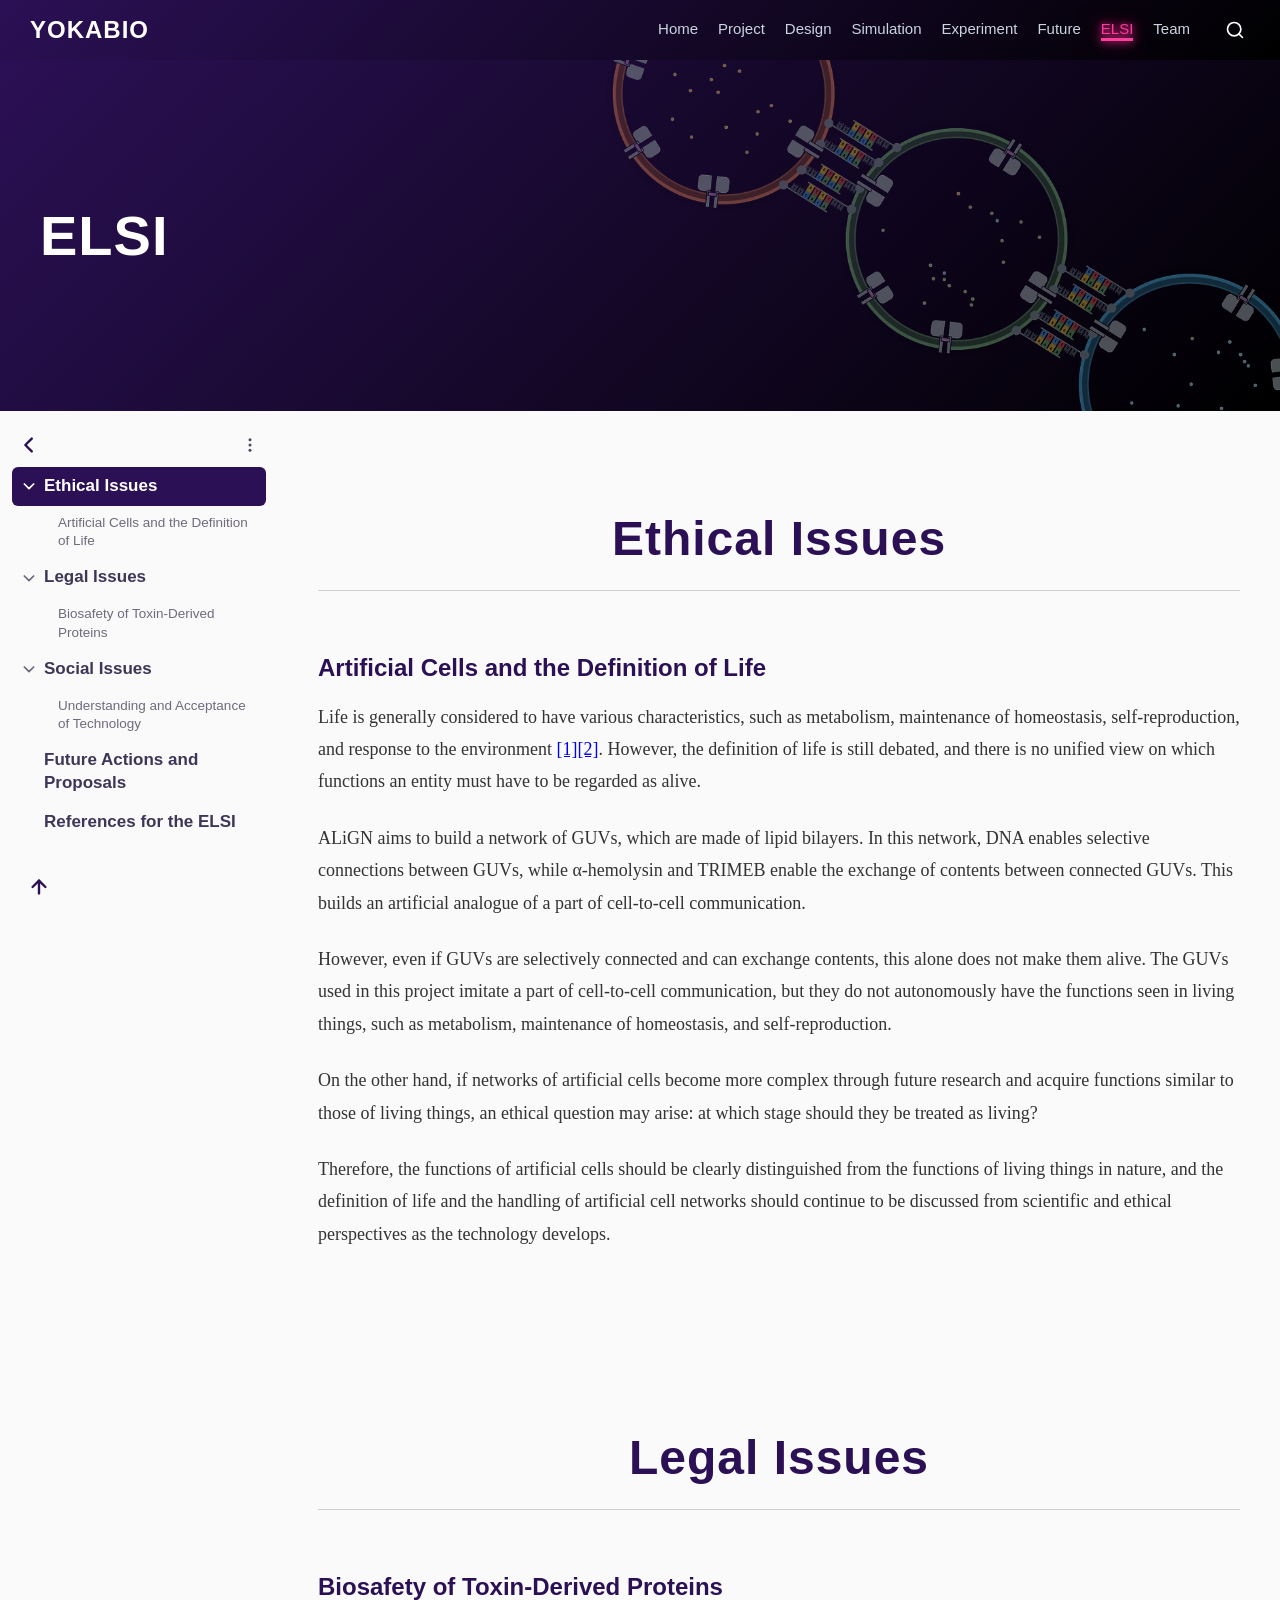
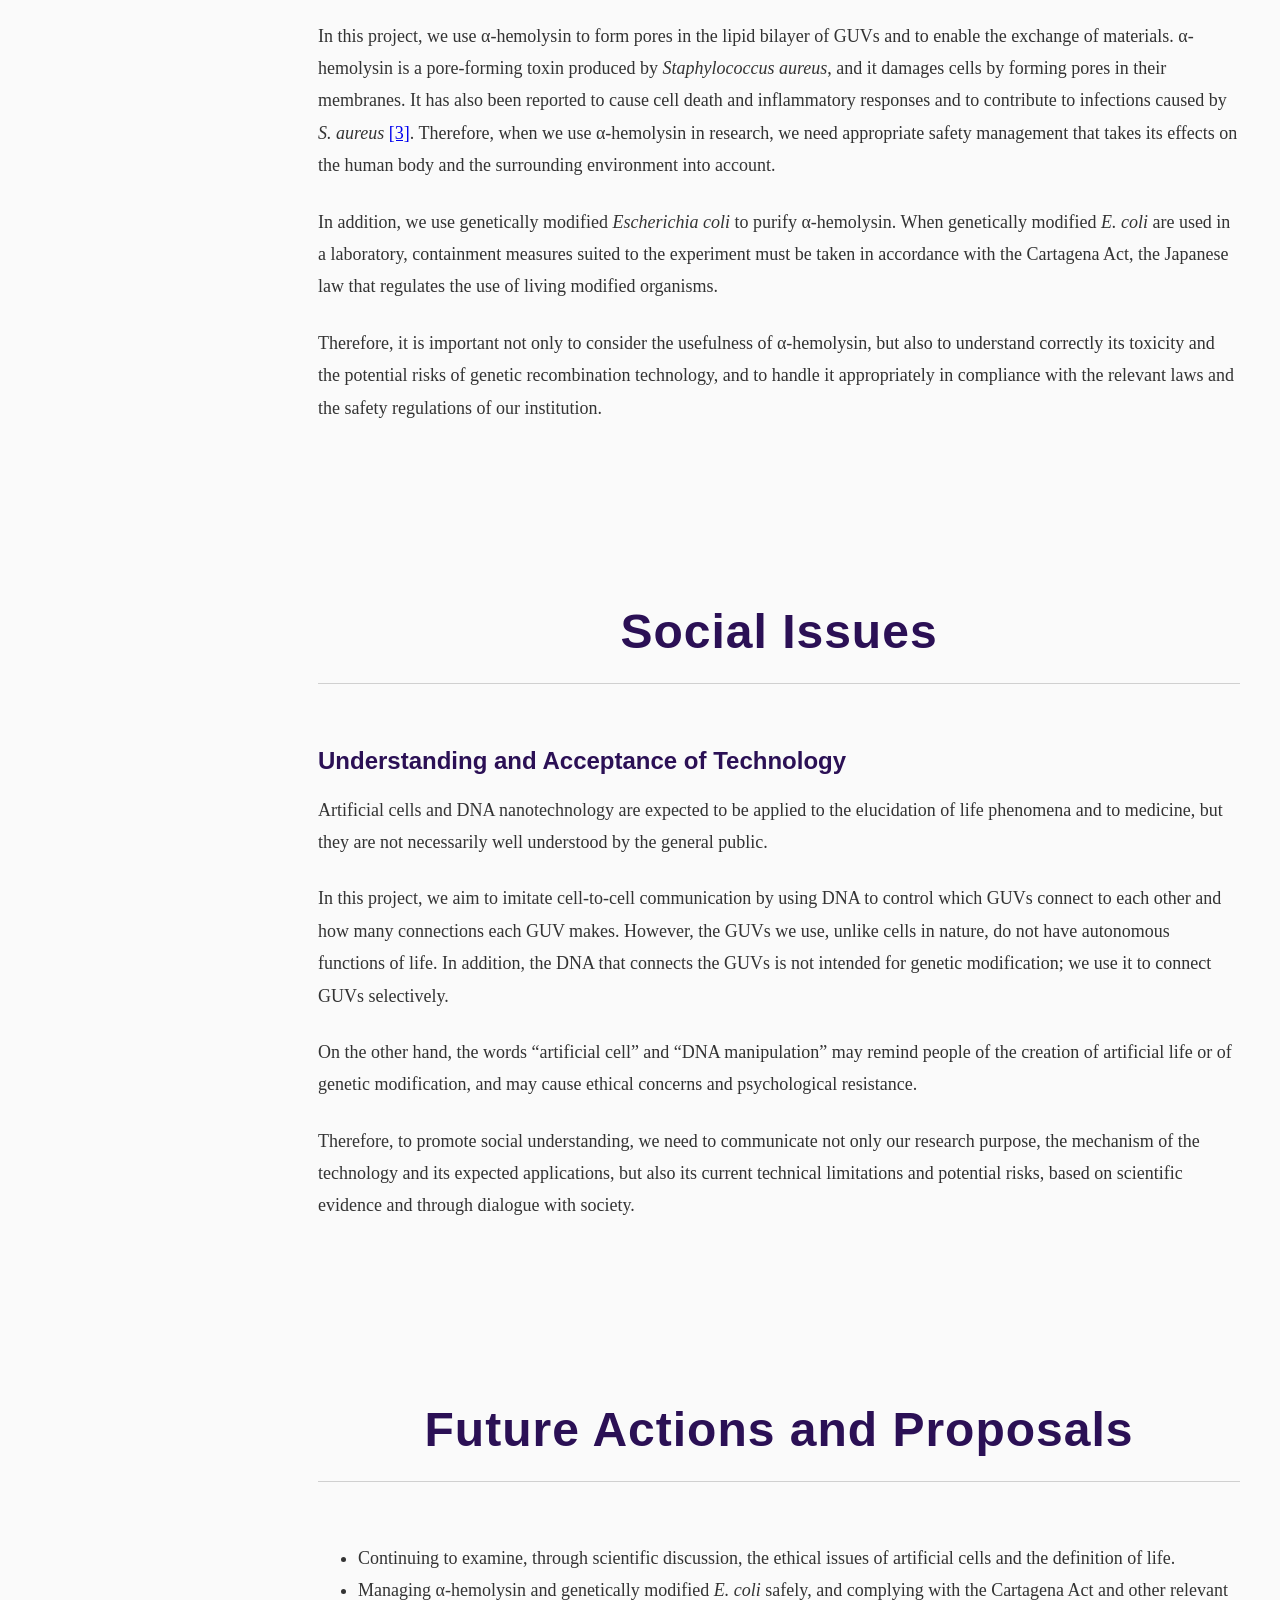
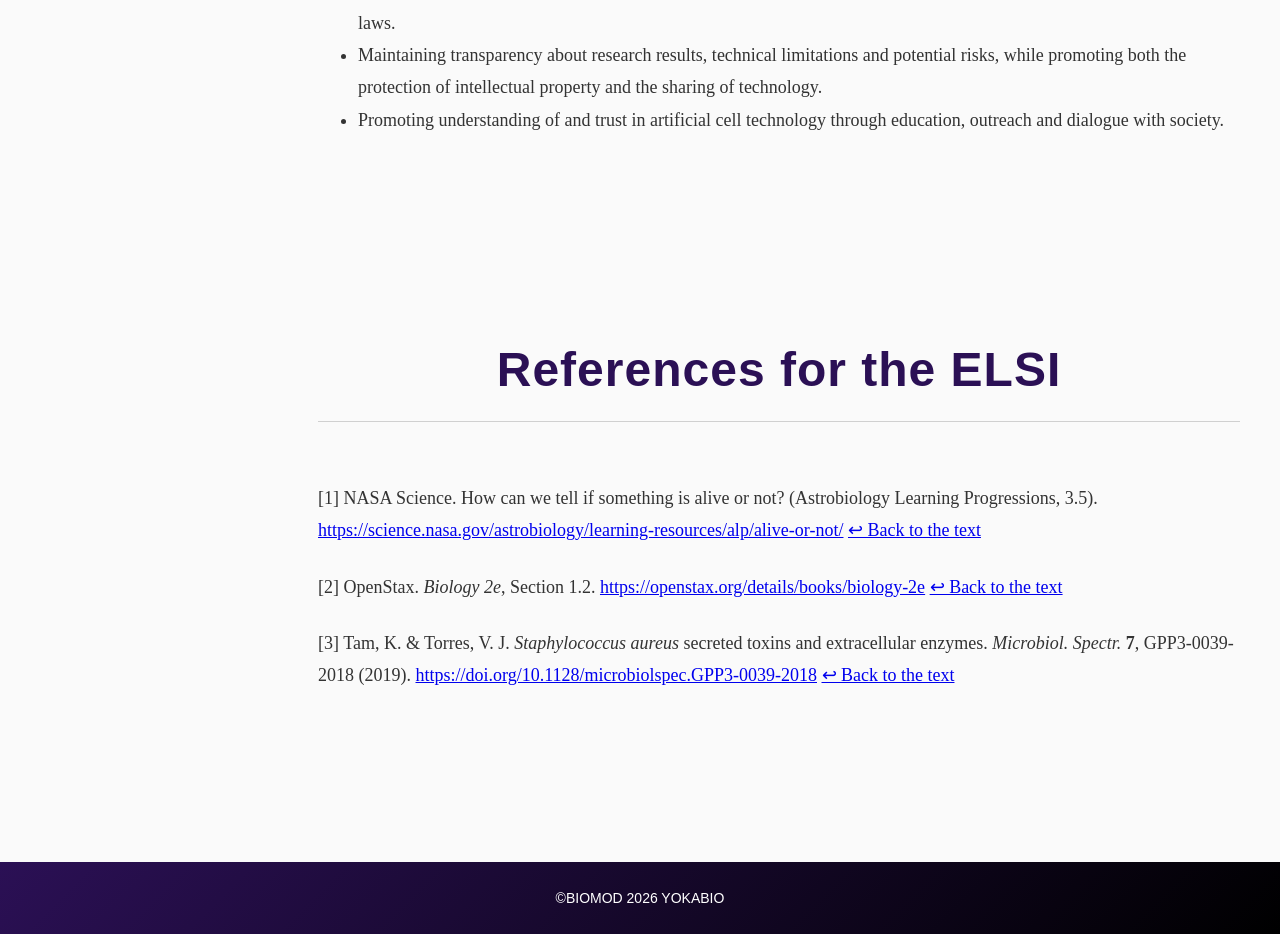
<file: elsi.html>
<!DOCTYPE html>
<html lang="en">
<head>
    <meta charset="UTF-8">
    <meta name="viewport" content="width=device-width, initial-scale=1.0">
    <title>YOKABIO</title>
    <link rel="stylesheet" href="style.css">
    <!-- 左の目次（項目別ジャンプ）：見出し（h2 / h3）から自動で作られるので、ページを書き換えると、目次も自動で変わる。この1行と、下の toc.js の1行で動く -->
    <link rel="stylesheet" href="toc.css">
</head>
<body>
    <header class="navbar">
        <div class="navbar-left">
            <a href="index.html" class="logo">YOKABIO</a>
        </div>

        <div class="navbar-right">
            <ul class="nav-links">
                <li><a href="index.html">Home</a></li>
                <li><a href="project.html">Project</a></li>
                <li><a href="design.html">Design</a></li>
                <li><a href="simulation.html">Simulation</a></li>
                <li><a href="experiment.html">Experiment</a></li>
                <li><a href="future.html">Future</a></li>
                <li><a href="elsi.html">ELSI</a></li>
                <li><a href="team.html">Team</a></li>
            </ul>

            <div class="search-icon-container">
                <button id="search-toggle-btn" class="search-btn">
                    <svg viewBox="0 0 24 24" width="20" height="20" stroke="currentColor" stroke-width="2" fill="none" stroke-linecap="round" stroke-linejoin="round">
                        <circle cx="11" cy="11" r="8"></circle>
                        <line x1="21" y1="21" x2="16.65" y2="16.65"></line>
                    </svg>
                </button>
            </div>
        </div>
    </header>

    <div id="search-overlay" class="search-overlay hidden">
        <div class="search-input-wrapper">
            <input type="text" id="search-input" placeholder="Search...">
        </div>
        <div id="search-results" class="search-results"></div>
    </div>

    <main class="content float-figs">
        <div class="page-hero-header page-hero-header--with-title page-hero-header--with-image">
            <h1>ELSI</h1>
            <!-- 帯の右側の飾りの絵（3つのGUVがつながった図）。位置・大きさは style.css の .page-hero-image -->
            <img class="page-hero-image" src="images/home-hero-guv-network-v3.webp" alt="" aria-hidden="true">
        </div>
        <div class="content-section">
            <h2 class="section-title">Ethical Issues</h2>
            <div class="content-space">
                <div class="section-text">
                    <h3 class="sub-title" id="artificial-cells-and-life">Artificial Cells and the Definition of Life</h3>
                    <p>
                        Life is generally considered to have various characteristics, such as metabolism, maintenance of homeostasis, self-reproduction, and response to the environment <a href="#ref-1" id="cite-1">[1]</a><a href="#ref-2" id="cite-2">[2]</a>.
                        However, the definition of life is still debated, and there is no unified view on which functions an entity must have to be regarded as alive.
                    </p>

                    <p>
                        ALiGN aims to build a network of GUVs, which are made of lipid bilayers.
                        In this network, DNA enables selective connections between GUVs, while α-hemolysin and TRIMEB enable the exchange of contents between connected GUVs.
                        This builds an artificial analogue of a part of cell-to-cell communication.
                    </p>

                    <p>
                        However, even if GUVs are selectively connected and can exchange contents, this alone does not make them alive.
                        The GUVs used in this project imitate a part of cell-to-cell communication, but they do not autonomously have the functions seen in living things, such as metabolism, maintenance of homeostasis, and self-reproduction.
                    </p>

                    <p>
                        On the other hand, if networks of artificial cells become more complex through future research and acquire functions similar to those of living things, an ethical question may arise: at which stage should they be treated as living?
                    </p>

                    <p>
                        Therefore, the functions of artificial cells should be clearly distinguished from the functions of living things in nature, and the definition of life and the handling of artificial cell networks should continue to be discussed from scientific and ethical perspectives as the technology develops.
                    </p>
                </div>
            </div>
        </div>

        <div class="content-section">
            <h2 class="section-title">Legal Issues</h2>
            <div class="content-space">
                <div class="section-text">
                    <h3 class="sub-title" id="biosafety">Biosafety of Toxin-Derived Proteins</h3>
                    <p>
                        In this project, we use α-hemolysin to form pores in the lipid bilayer of GUVs and to enable the exchange of materials.
                        α-hemolysin is a pore-forming toxin produced by <em>Staphylococcus aureus</em>, and it damages cells by forming pores in their membranes.
                        It has also been reported to cause cell death and inflammatory responses and to contribute to infections caused by <em>S. aureus</em> <a href="#ref-3" id="cite-3">[3]</a>.
                        Therefore, when we use α-hemolysin in research, we need appropriate safety management that takes its effects on the human body and the surrounding environment into account.
                    </p>

                    <p>
                        In addition, we use genetically modified <em>Escherichia coli</em> to purify α-hemolysin.
                        When genetically modified <em>E. coli</em> are used in a laboratory, containment measures suited to the experiment must be taken in accordance with the Cartagena Act, the Japanese law that regulates the use of living modified organisms.
                    </p>

                    <p>
                        Therefore, it is important not only to consider the usefulness of α-hemolysin, but also to understand correctly its toxicity and the potential risks of genetic recombination technology, and to handle it appropriately in compliance with the relevant laws and the safety regulations of our institution.
                    </p>
                </div>
            </div>
        </div>

        <div class="content-section">
            <h2 class="section-title">Social Issues</h2>
            <div class="content-space">
                <div class="section-text">
                    <h3 class="sub-title" id="understanding-and-acceptance">Understanding and Acceptance of Technology</h3>
                    <p>
                        Artificial cells and DNA nanotechnology are expected to be applied to the elucidation of life phenomena and to medicine, but they are not necessarily well understood by the general public.
                    </p>

                    <p>
                        In this project, we aim to imitate cell-to-cell communication by using DNA to control which GUVs connect to each other and how many connections each GUV makes.
                        However, the GUVs we use, unlike cells in nature, do not have autonomous functions of life.
                        In addition, the DNA that connects the GUVs is not intended for genetic modification; we use it to connect GUVs selectively.
                    </p>

                    <p>
                        On the other hand, the words “artificial cell” and “DNA manipulation” may remind people of the creation of artificial life or of genetic modification, and may cause ethical concerns and psychological resistance.
                    </p>

                    <p>
                        Therefore, to promote social understanding, we need to communicate not only our research purpose, the mechanism of the technology and its expected applications, but also its current technical limitations and potential risks, based on scientific evidence and through dialogue with society.
                    </p>
                </div>
            </div>
        </div>

        <div class="content-section">
            <h2 class="section-title" id="future-actions">Future Actions and Proposals</h2>
            <div class="content-space">
                <div class="section-text">
                    <ul>
                        <li>Continuing to examine, through scientific discussion, the ethical issues of artificial cells and the definition of life.</li>
                        <li>Managing α-hemolysin and genetically modified <em>E. coli</em> safely, and complying with the Cartagena Act and other relevant laws.</li>
                        <li>Maintaining transparency about research results, technical limitations and potential risks, while promoting both the protection of intellectual property and the sharing of technology.</li>
                        <li>Promoting understanding of and trust in artificial cell technology through education, outreach and dialogue with society.</li>
                    </ul>
                </div>
            </div>
        </div>

        <div class="content-section">
            <h2 class="section-title" id="elsi-references">References for the ELSI</h2>
            <div class="content-space">
                <div class="section-text">
                    <p id="ref-1">
                        [1] NASA Science. How can we tell if something is alive or not? (Astrobiology Learning Progressions, 3.5).
                        <a href="https://science.nasa.gov/astrobiology/learning-resources/alp/alive-or-not/">https://science.nasa.gov/astrobiology/learning-resources/alp/alive-or-not/</a>
                        <a href="#cite-1">↩ Back to the text</a>
                    </p>

                    <p id="ref-2">
                        [2] OpenStax. <em>Biology 2e</em>, Section 1.2.
                        <a href="https://openstax.org/details/books/biology-2e">https://openstax.org/details/books/biology-2e</a>
                        <a href="#cite-2">↩ Back to the text</a>
                    </p>

                    <p id="ref-3">
                        [3] Tam, K. &amp; Torres, V. J. <em>Staphylococcus aureus</em> secreted toxins and extracellular enzymes.
                        <em>Microbiol. Spectr.</em> <strong>7</strong>, GPP3-0039-2018 (2019).
                        <a href="https://doi.org/10.1128/microbiolspec.GPP3-0039-2018">https://doi.org/10.1128/microbiolspec.GPP3-0039-2018</a>
                        <a href="#cite-3">↩ Back to the text</a>
                    </p>
                </div>
            </div>
        </div>
    </main>

    <footer class="site-footer">
        <p>&copy;BIOMOD 2026 YOKABIO</p>
    </footer>

    <script src="script.js"></script>
    <script src="toc.js"></script>
</body>
</html>
</file>
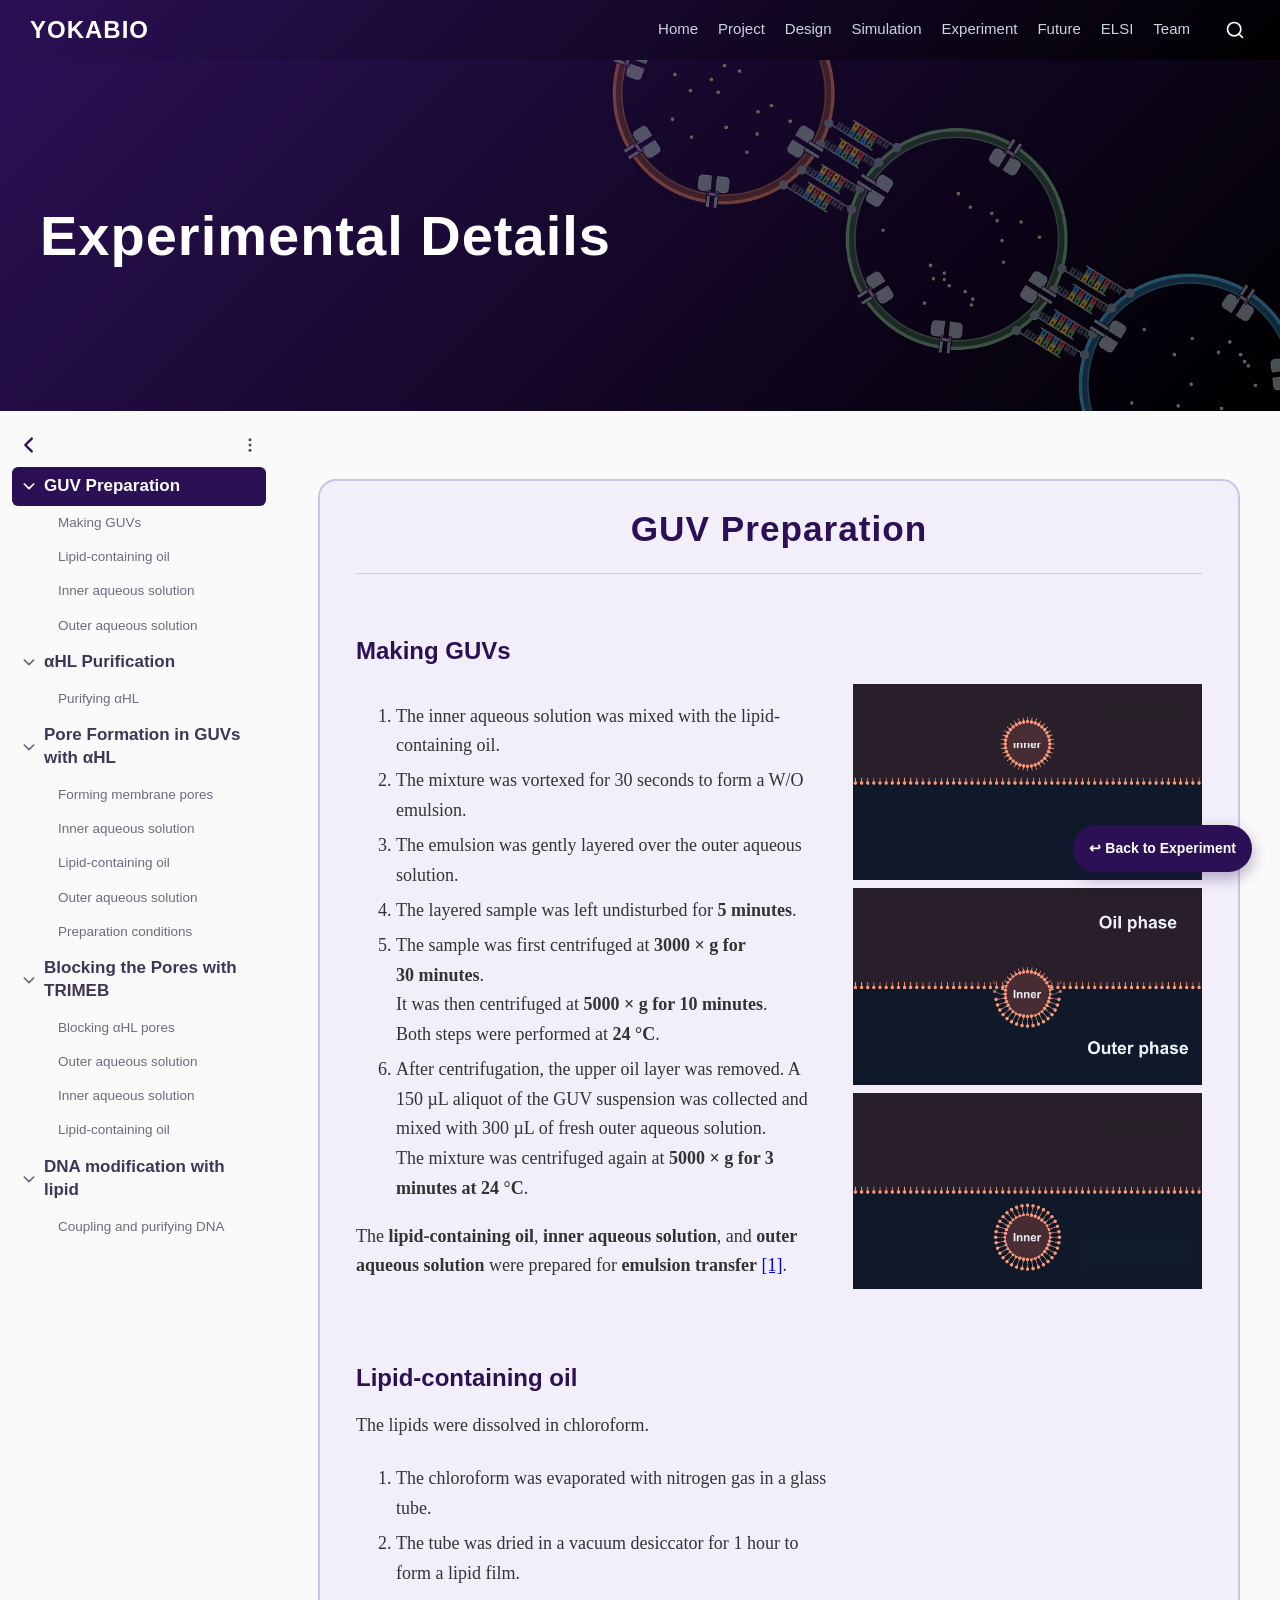
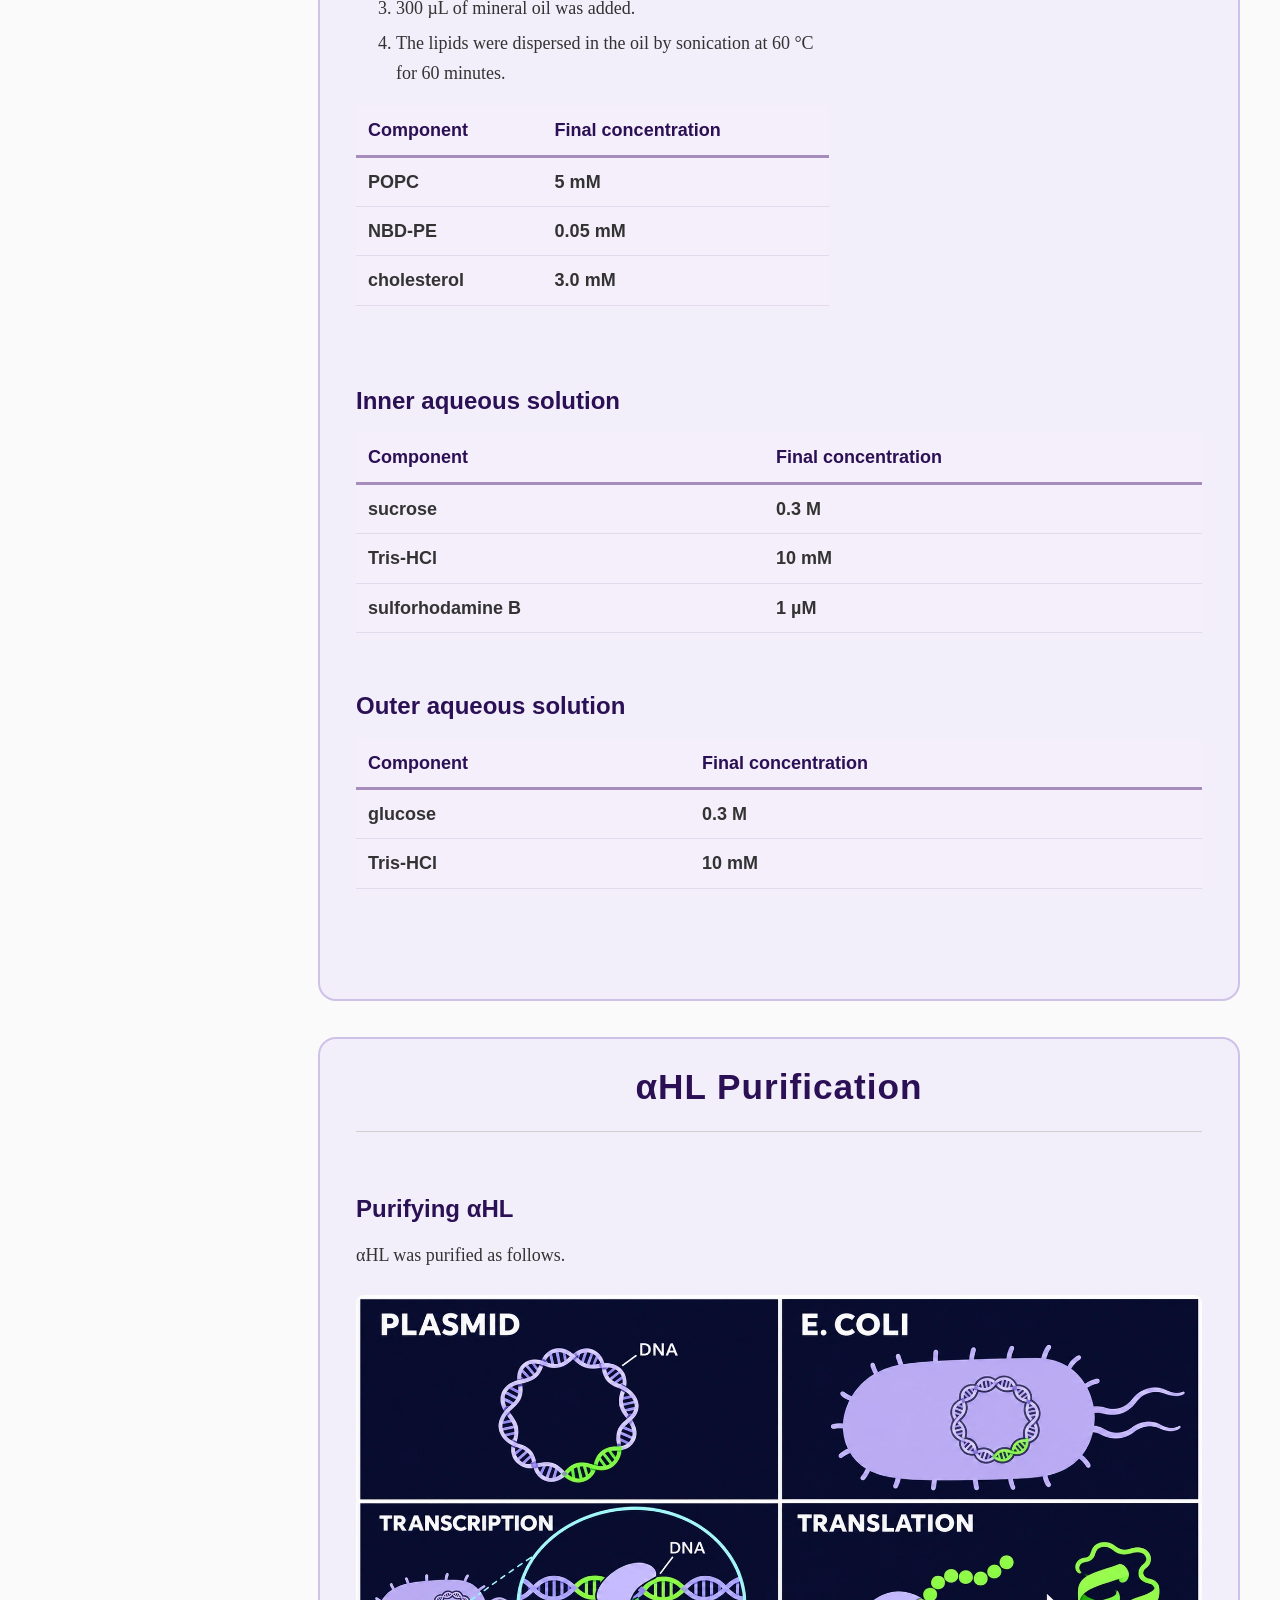
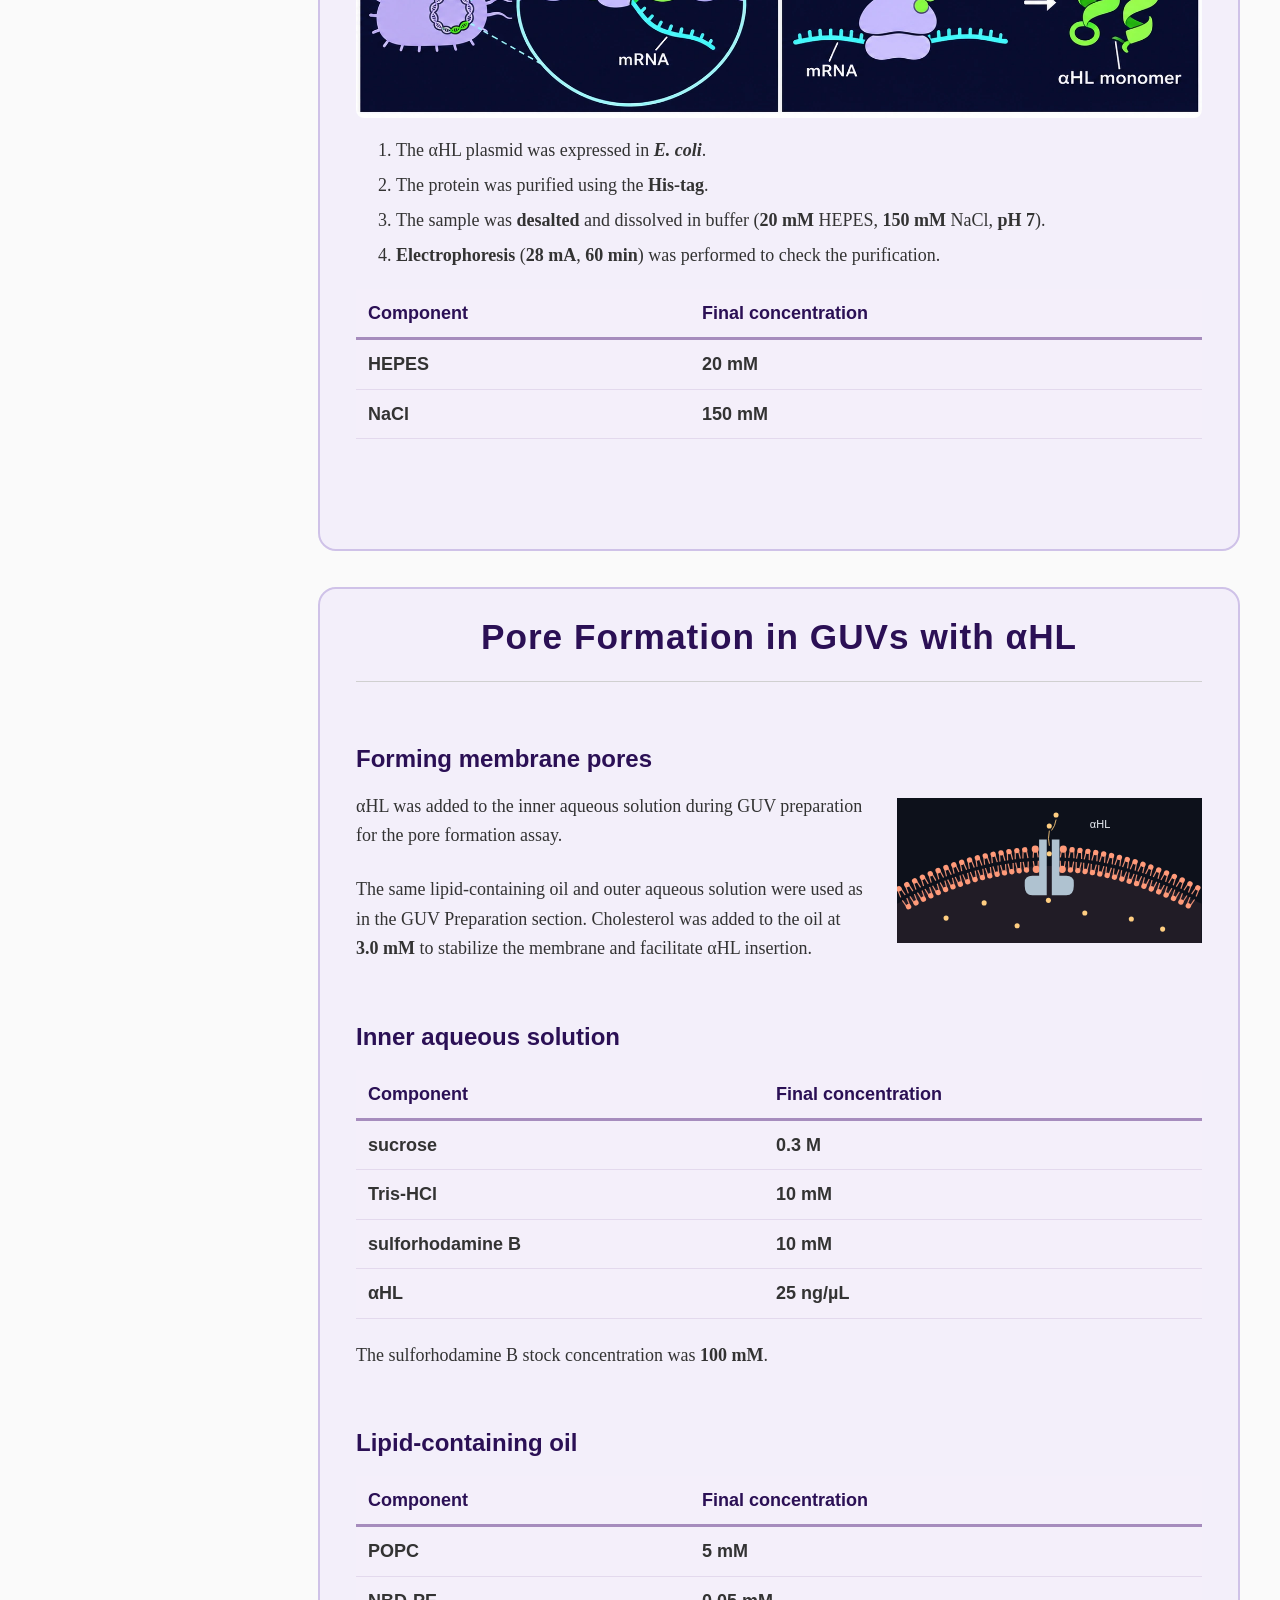
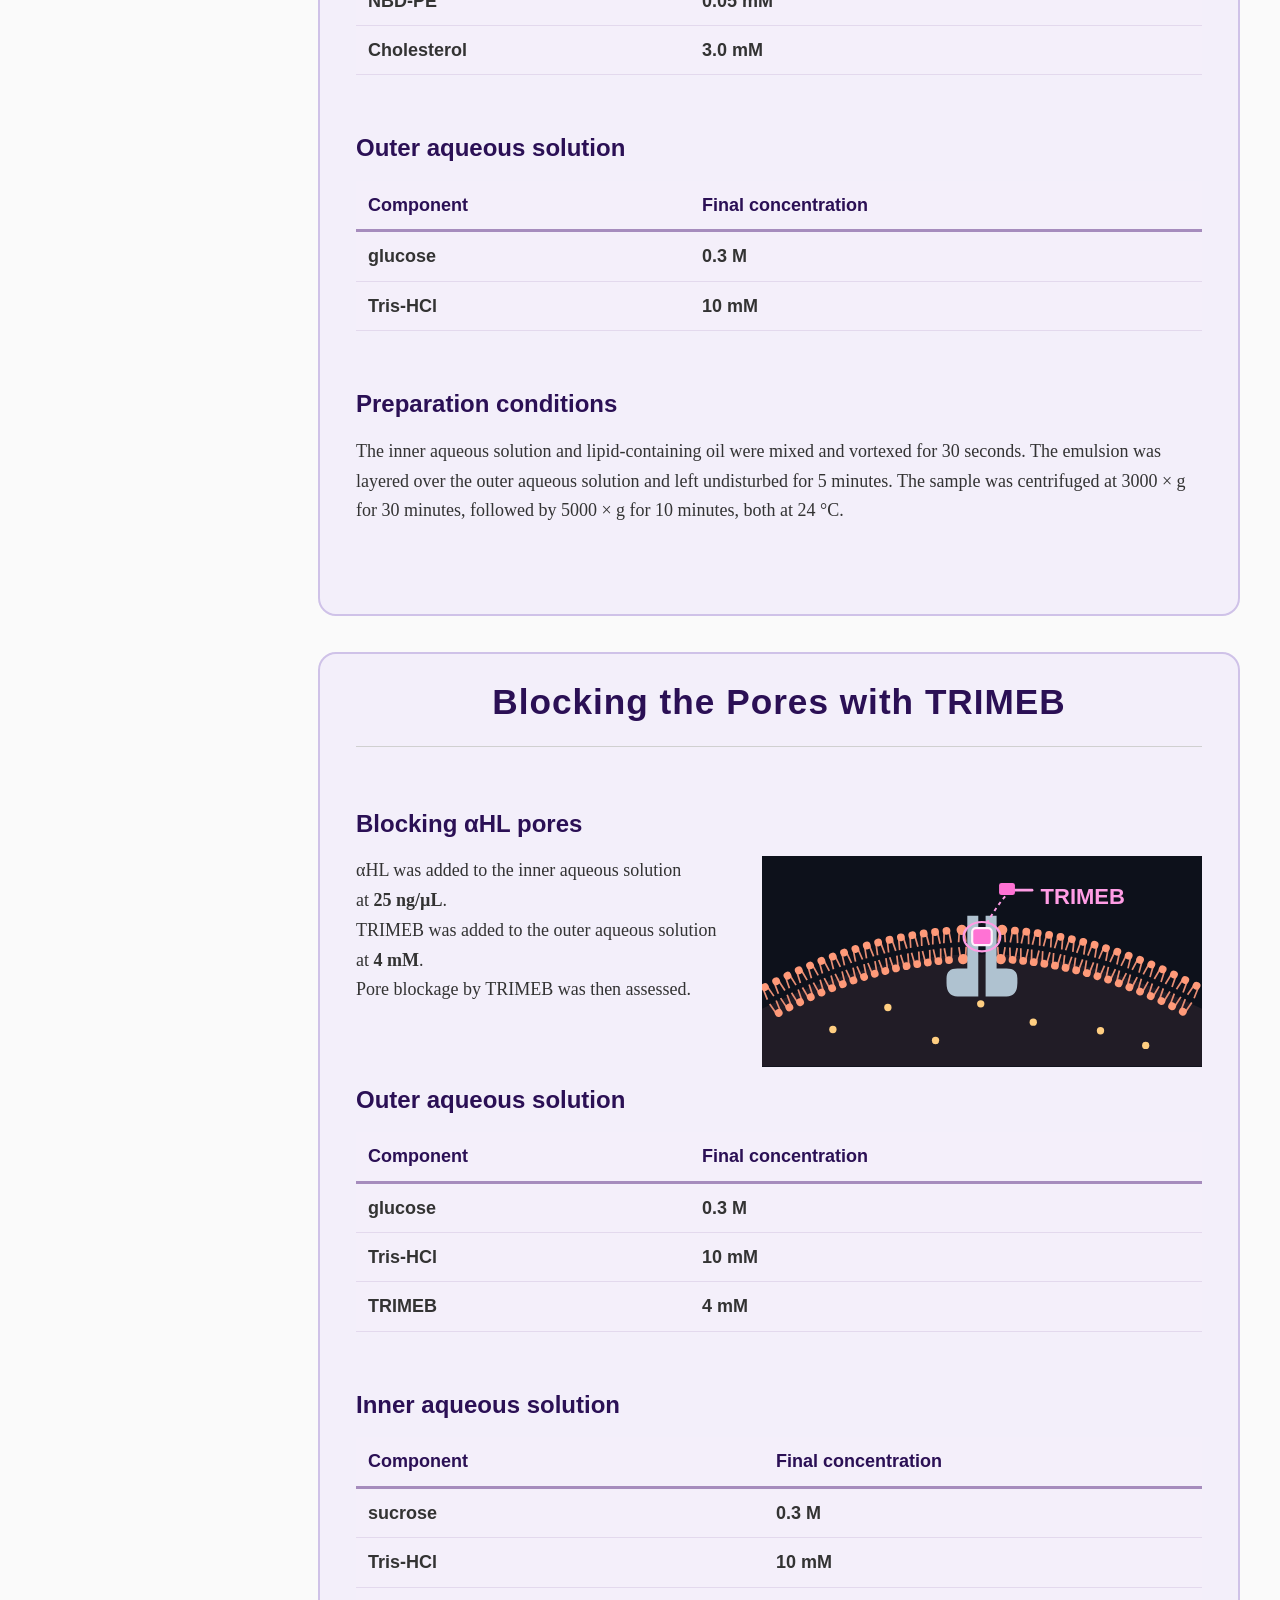
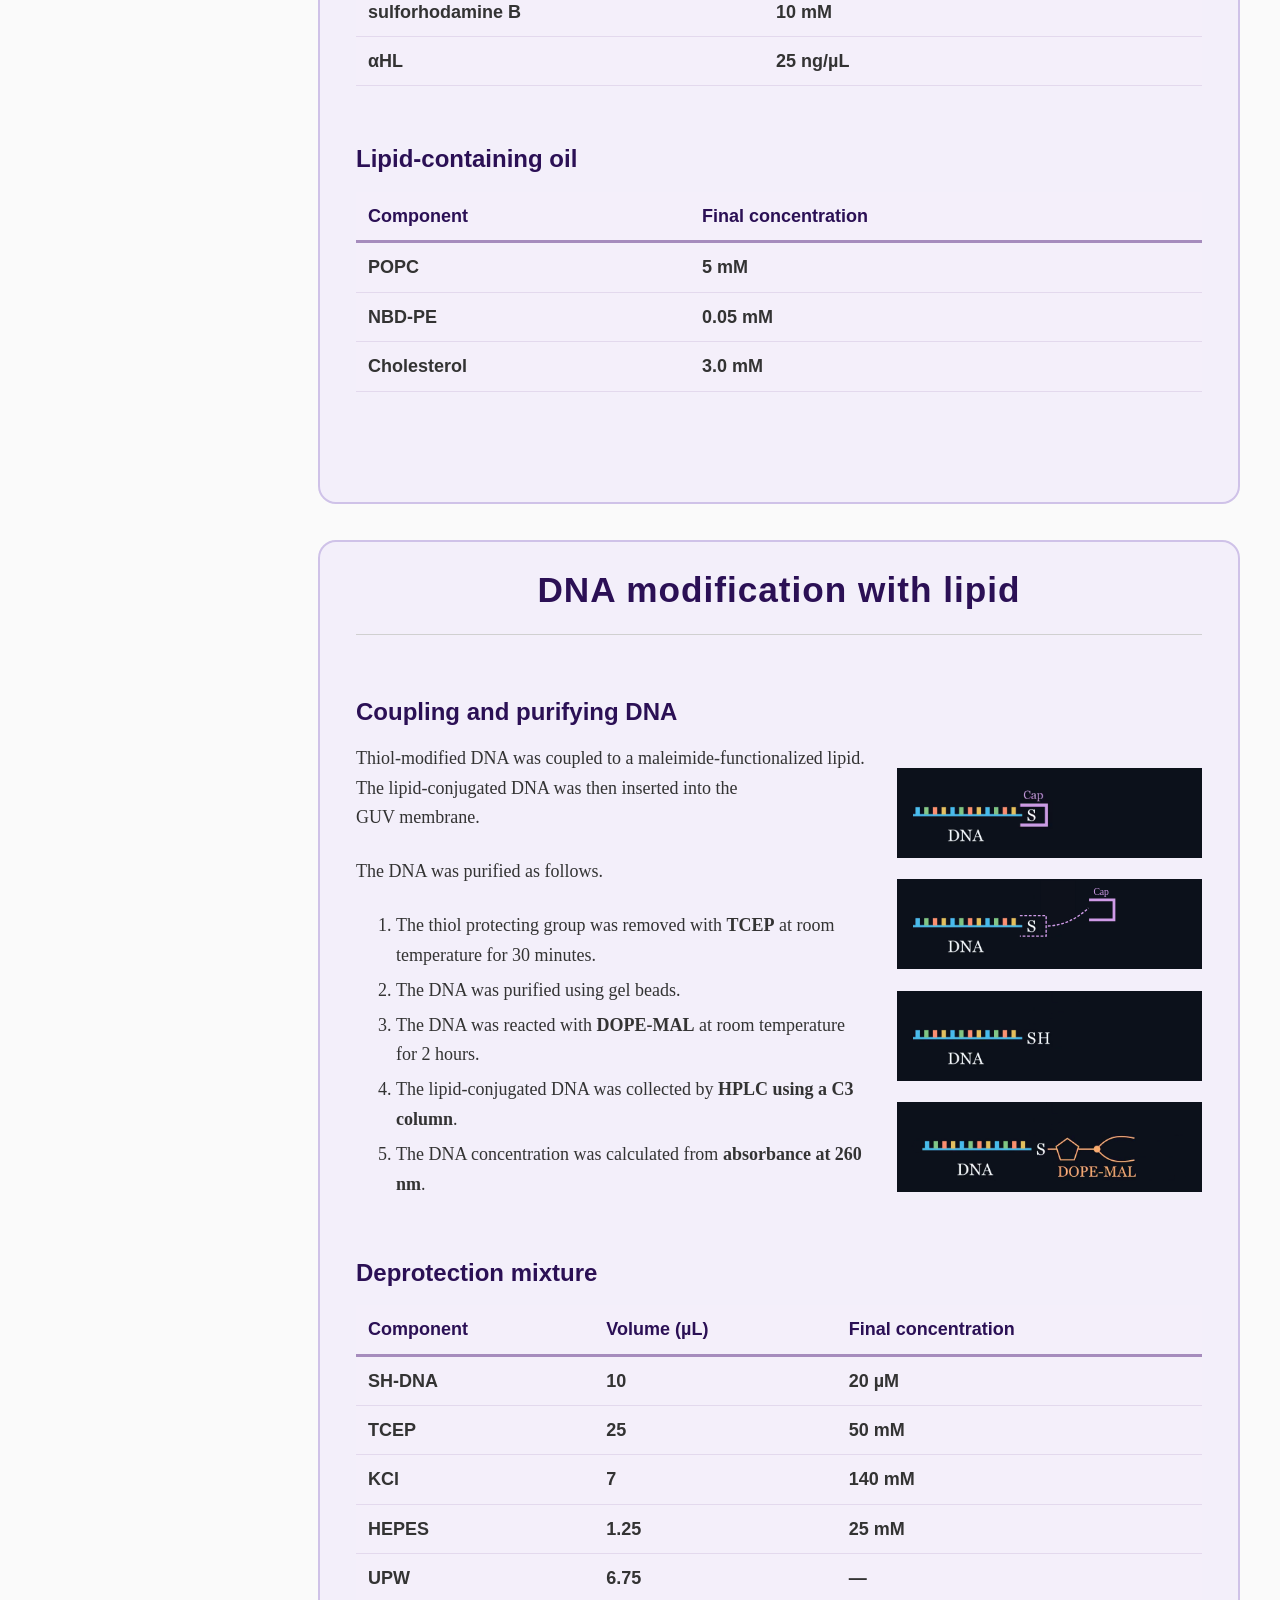
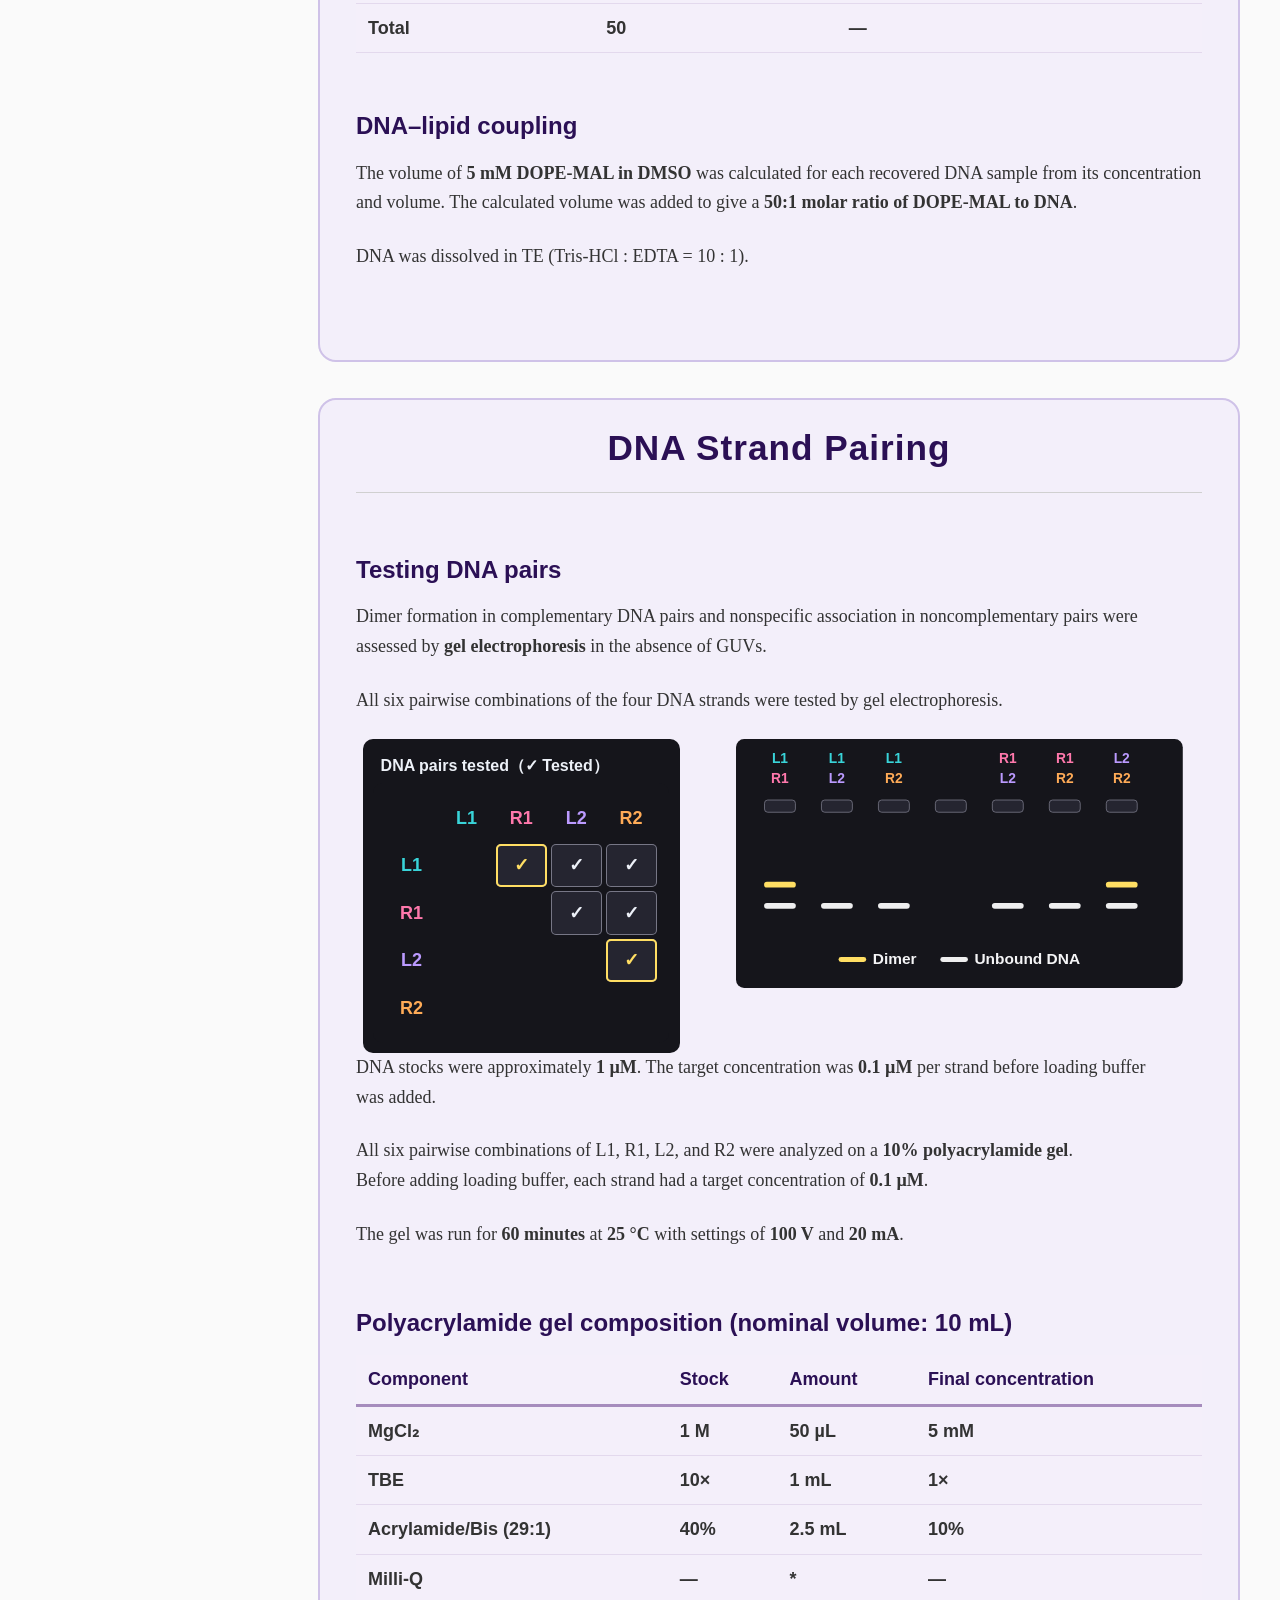
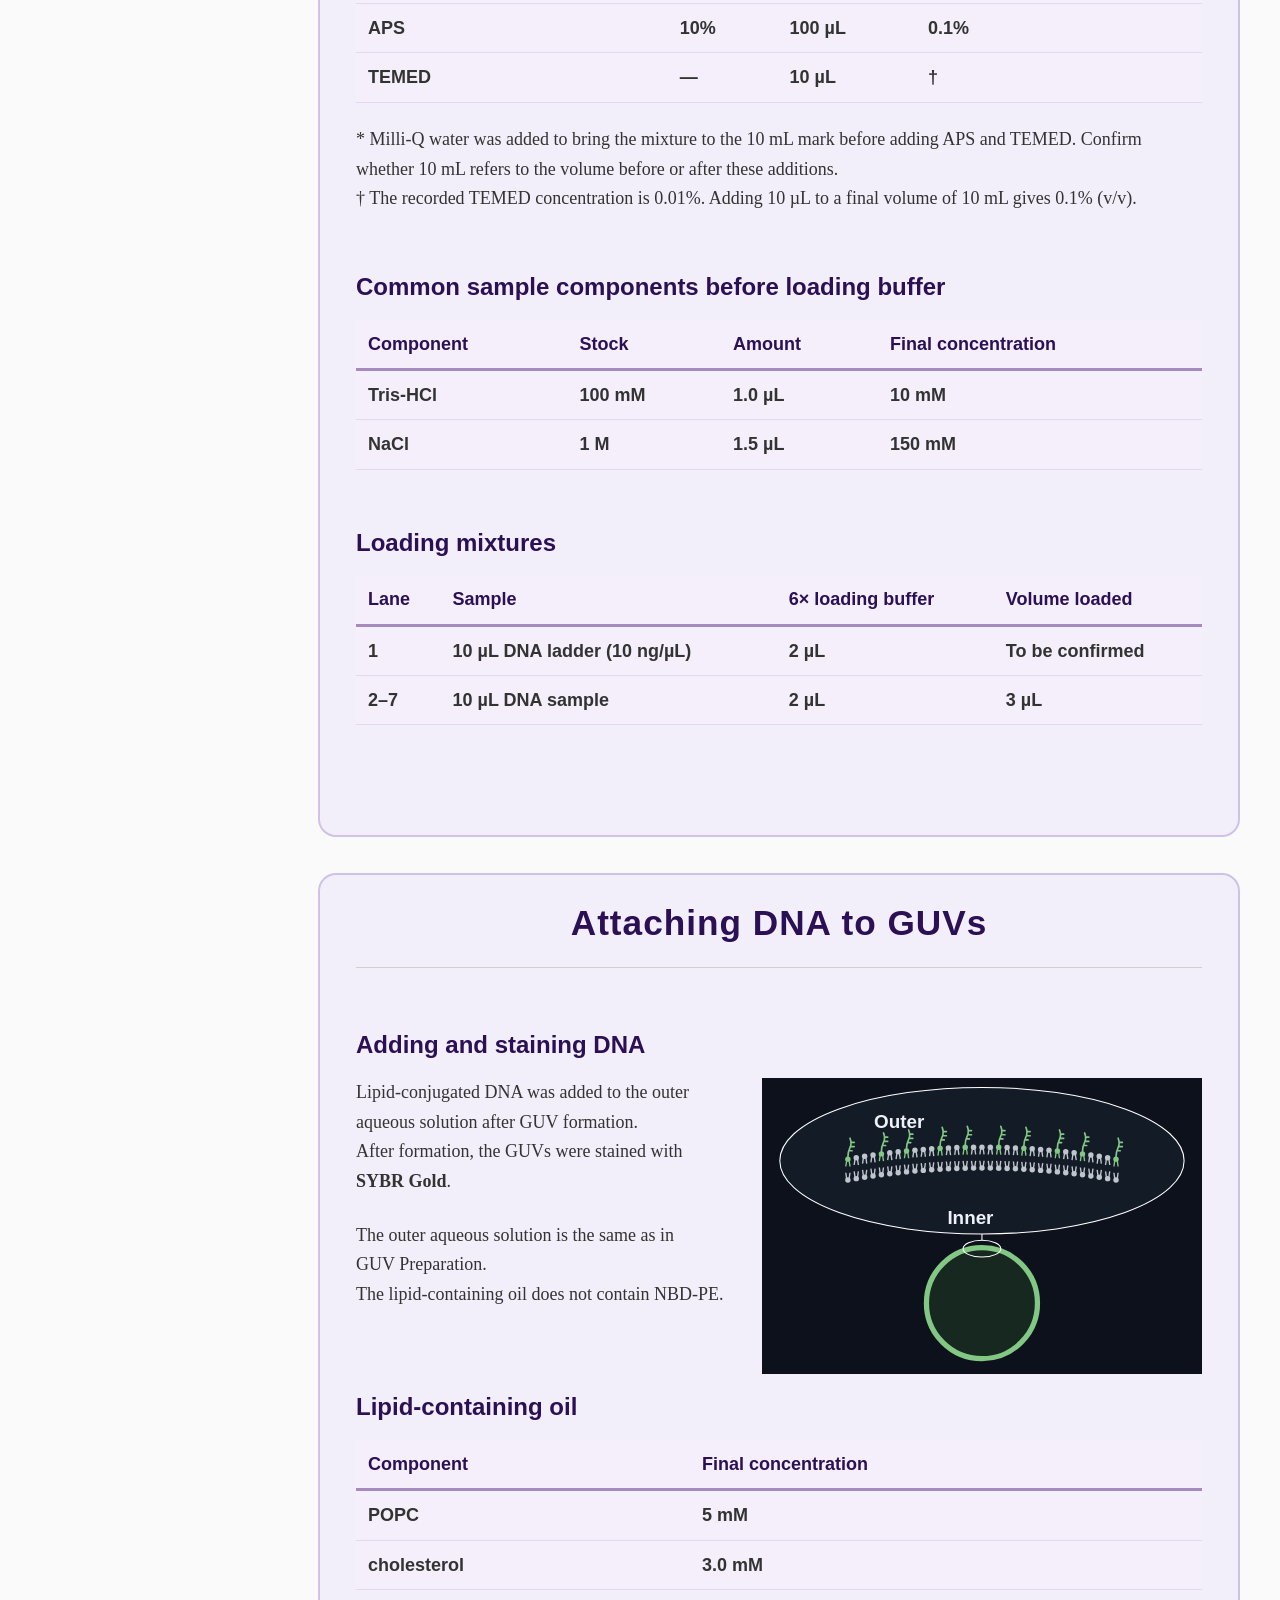
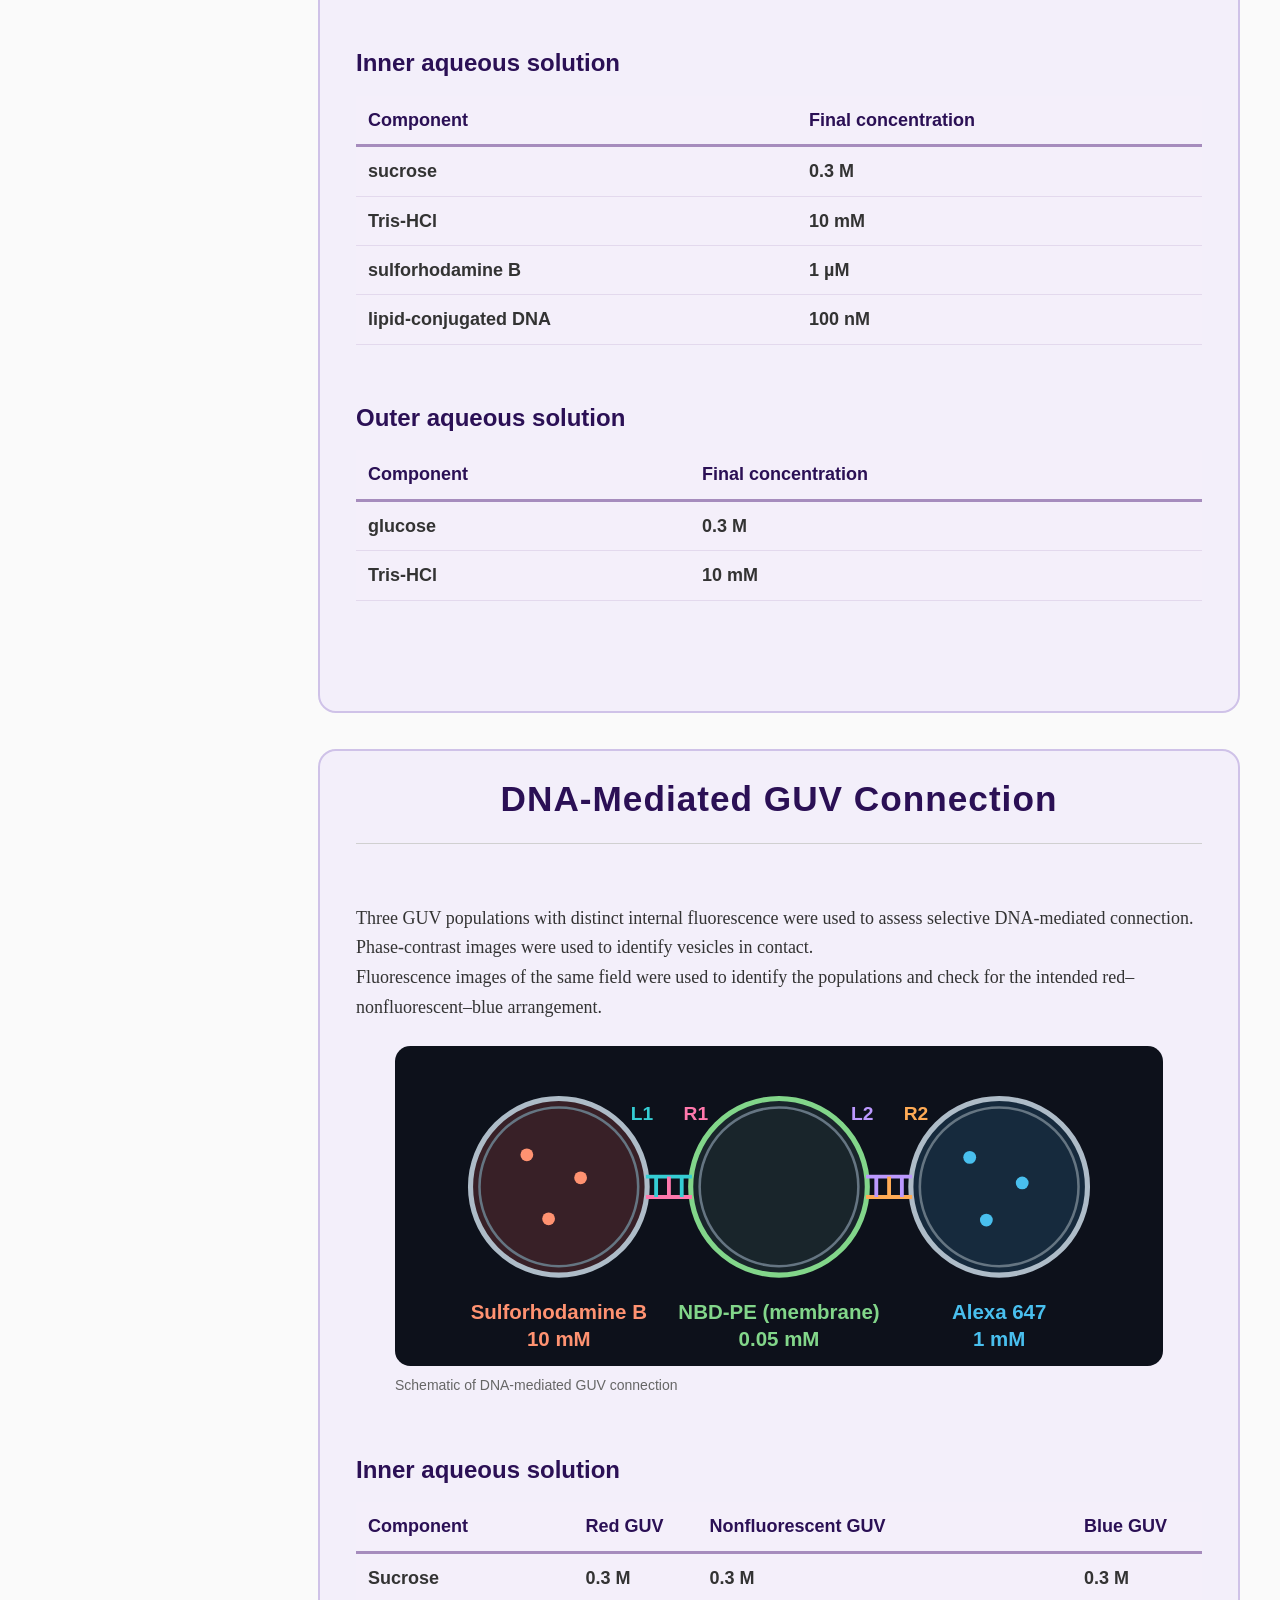
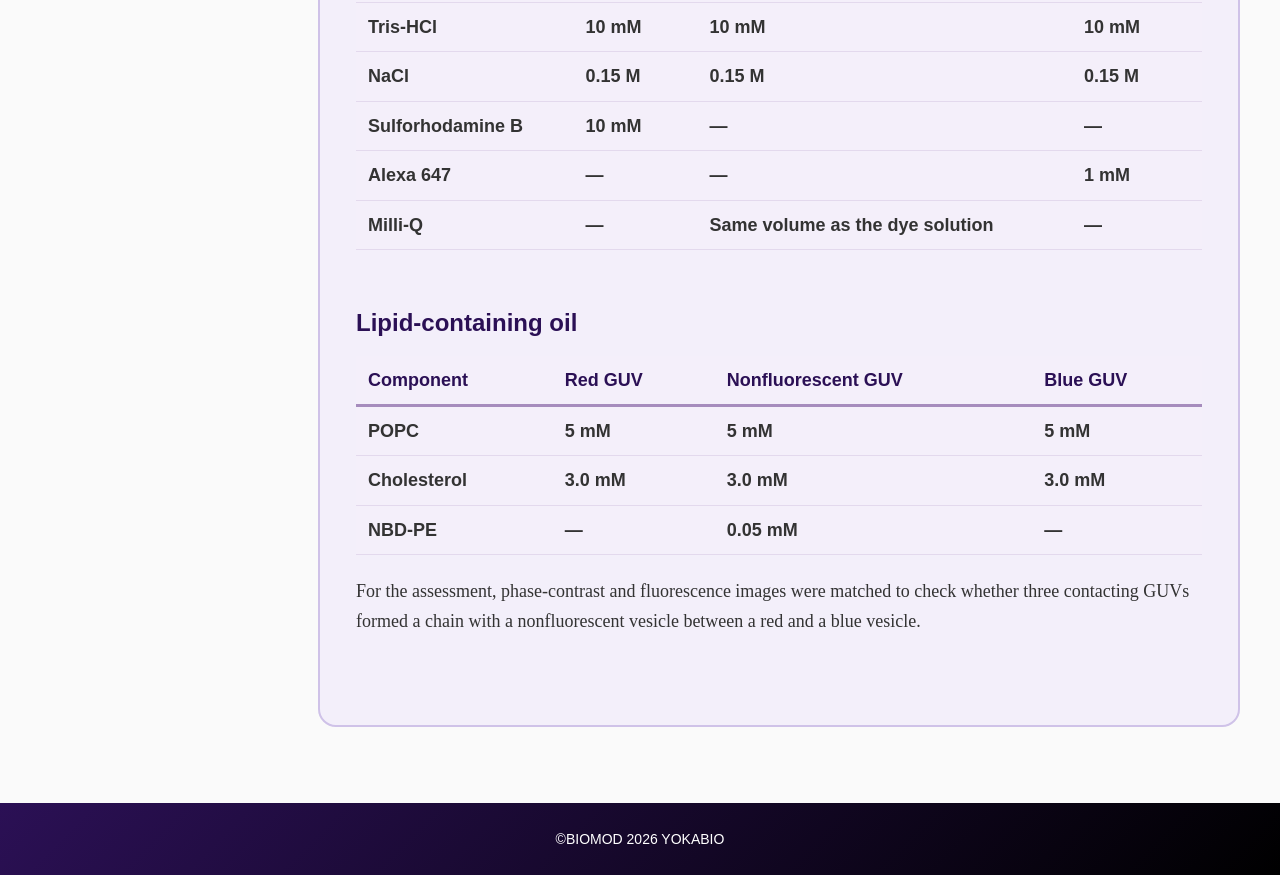
<file: experiment-solutions.html>
<!DOCTYPE html>
<html lang="en">
<head>
    <meta charset="UTF-8">
    <meta name="viewport" content="width=device-width, initial-scale=1.0">
    <title>Experimental Details | YOKABIO</title>
    <link rel="stylesheet" href="style.css">
    <!-- 左の目次（項目別ジャンプ）：見出し（h2 / h3）から自動で作られるので、ページを書き換えると、目次も自動で変わる。この1行と、下の toc.js の1行で動く -->
    <link rel="stylesheet" href="toc.css">
    <style>
        .method-flow {
            display: grid;
            grid-template-columns: repeat(auto-fit, minmax(84px, 1fr));
            gap: 18px;
            padding: 0;
            margin: 12px 0 24px;
            list-style: none;
        }
        .method-flow li {
            position: relative;
            display: grid;
            justify-items: center;
            gap: 8px;
            padding: 12px 4px;
            border-radius: 12px;
            background: #f4effa;
            color: #2b1055;
            font-size: .86rem;
            font-weight: bold;
            text-align: center;
        }

        .method-composition { background: #f4effa; width: 100%; margin: 8px 0 22px; border-collapse: collapse; }
        .method-composition th, .method-composition td {
            padding: 8px 12px;
            border-bottom: 1px solid #e3d9ed;
            text-align: left;
        }
        .method-composition thead { background: #f4effa; color: #2b1055; }
        .method-composition thead th { border-bottom: 3px solid #a68cbd; }
        @media (max-width: 540px) {
            .method-flow { grid-template-columns: 1fr; gap: 16px; }
            .method-flow li { grid-template-columns: 48px 1fr; align-items: center; text-align: left; justify-items: start; padding-inline: 12px; }

        }
        .method-flow li > span:last-child { font-weight: 650; }
        .method-composition td strong { white-space: nowrap; }
        .method-sketch { width: min(100%, 120px); height: auto; }
        @media (max-width: 540px) {
            .method-flow li { grid-template-columns: 100px 1fr; column-gap: 12px; }

        }
        .section-text .integrated-method { float: none; width: min(100%, 540px); margin: 12px auto 22px; }
        .integrated-method svg { width: 100%; height: auto; display: block; background: #0d111b; }
        #guv-preparation .method-composition { background: #f4effa; }
        main .section-text p, main .section-text li { overflow-wrap: anywhere; }
        main .section-text p { text-wrap: pretty; }
        html[lang="ja"] main .section-text p, html[lang="ja"] main .section-text li { line-break: strict; }
        .unit-value { white-space: nowrap; }

        .pair-matrix { width: min(100%, 22rem); table-layout: fixed; border-collapse: separate; border-spacing: 4px; margin: 1rem 0; background:#15151b; border-radius:10px; padding:.55rem; }
        .pair-matrix caption { text-align: left; color: #2b1055; font-weight: 700; padding-bottom:.35rem; }
        .pair-matrix th, .pair-matrix td { text-align: center; padding: .35rem .15rem; color: #edf1f8; }
        .pair-matrix .pair-tested { background: #252530; box-shadow: inset 0 0 0 1px #777786; border-radius: 5px; font-weight: bold; }
        .pair-layout { display:grid; grid-template-columns:minmax(0, 1fr) minmax(0, 1.45fr); align-items:start; gap:clamp(1.5rem, 5vw, 3.5rem); max-width:52rem; margin-inline:auto; }
        .pair-layout .pair-matrix, .section-text .pair-layout .integrated-method { width:100%; margin:0; }
        @media (max-width:620px) { .pair-layout { grid-template-columns:minmax(0,1fr); } }
        .pair-heading { max-width:52rem; margin-inline:auto; font-weight:700; }
        .section-text .motion-stills { width:min(100%, 52rem); display:block; }
        .motion-sequence { display:grid; gap:1rem; padding-inline-start:0; list-style:none; }
        .motion-sequence li { max-inline-size:none; }
        .motion-sequence li::marker { font-weight:bold; }
        .motion-frame { position:relative; }
        .integrated-method .cap-trace { position:absolute; inset:0; width:100%; height:100%; background:transparent; pointer-events:none; }
    .pair-card { background:#15151b; border-radius:10px; padding:.65rem; }
        .pair-card .pair-heading { color:#edf1f8; margin:.35rem .45rem; font:700 1rem/1.4 Arial,sans-serif; }
        .pair-matrix .complement-one, .pair-matrix .complement-two { color:#ffde63; outline:2px solid currentColor; outline-offset:-2px; }
    .float-figs #attaching-dna .section-text .dna-membrane { float:right; width:52%; max-width:none; margin:0 0 1rem 1.5rem; }
            .method-composition tbody :is(th, td) { font-weight: 600; }
        .method-composition tbody strong { font-weight: inherit; }
        .float-figs #guv-preparation .section-text .guv-phase-figure { margin-block: 0 .75rem; }
        #guv-preparation #lipid-containing-oil { margin-top: 1rem; }
            .phase-panel { position:relative; }
        .phase-panel + .phase-panel { margin-top:.5rem; }
        .phase-panel img { display:block; width:100%; height:auto; }
        .phase-unlabeled::before, .phase-unlabeled::after, .phase-unlabeled span { content:""; position:absolute; pointer-events:none; }
        .phase-unlabeled::before { inset:10% 5% auto 68%; height:14%; background:#29212a; }
        .phase-unlabeled::after { inset:74% 3% auto 66%; height:15%; background:#101c2a; }
        .phase-unlabeled span { left:46%; width:8%; height:5%; background:#492e36; top:25%; }
        .phase-unlabeled:last-child span { top:77%; }
        @media (max-width: 720px) {
            .float-figs #attaching-dna .section-text .dna-membrane { float:none; width:100%; margin:0 auto 1rem; }
        }
        .section-text p, .section-text li { overflow-wrap: break-word; line-height: 1.65; }
    .section-text p + p { margin-top: .75em; }
    .section-text ol > li + li { margin-top: .3em; }
    .float-figs #hemolysin-purification .section-text .expression-comic,
    #hemolysin-purification .section-text .expression-comic {
        float: none;
        width: 100%;
        max-width: 54rem;
        margin: 1rem auto;
    }
    .expression-comic img { display: block; width: 100%; height: auto; border-radius: .5rem; }
    @media (max-width: 620px) {
        .section-text .method-composition :is(th, td) {
            padding: .4rem;
            overflow-wrap: anywhere;
        }
        .section-text .unit-value { white-space: normal; }
    }
    .float-figs #trimeb .section-text .integrated-method {
        float: right;
        width: 52%;
        max-width: none;
        margin: 0 0 1rem 1.5rem;
    }
    @media (max-width: 720px) {
        .float-figs #trimeb .section-text .integrated-method {
            float: none;
            width: 100%;
            margin: 0 auto 1rem;
        }
    }
    .float-figs .section-text .connection-figure, .section-text .connection-figure { float: none; width: 100%; max-width: 48rem; margin: 1rem auto; }
        .guv-preparation-layout {
            display: grid;
            grid-template-columns: minmax(0, 1.15fr) minmax(0, 0.85fr);
            gap: 1.5rem;
            align-items: start;
        }
        .float-figs #guv-preparation .section-text .guv-phase-figure {
            float: none;
            width: 100%;
            max-width: none;
            margin: 0;
        }
        @media (max-width: 720px) {
            .guv-preparation-layout { grid-template-columns: minmax(0, 1fr); }
        }
    </style>
</head>
<body>
    <header class="navbar">
        <div class="navbar-left">
            <a href="index.html" class="logo">YOKABIO</a>
        </div>

        <div class="navbar-right">
            <ul class="nav-links">
                <li><a href="index.html">Home</a></li>
                <li><a href="project.html">Project</a></li>
                <li><a href="design.html">Design</a></li>
                <li><a href="simulation.html">Simulation</a></li>
                <li><a href="experiment.html">Experiment</a></li>
                <li><a href="future.html">Future</a></li>
                <li><a href="elsi.html">ELSI</a></li>
                <li><a href="team.html">Team</a></li>
            </ul>

            <div class="search-icon-container">
                <button id="search-toggle-btn" class="search-btn">
                    <svg viewBox="0 0 24 24" width="20" height="20" stroke="currentColor" stroke-width="2" fill="none" stroke-linecap="round" stroke-linejoin="round">
                        <circle cx="11" cy="11" r="8"></circle>
                        <line x1="21" y1="21" x2="16.65" y2="16.65"></line>
                    </svg>
                </button>
            </div>
        </div>
    </header>

    <div id="search-overlay" class="search-overlay hidden">
        <div class="search-input-wrapper">
            <input type="text" id="search-input" placeholder="Search...">
        </div>
        <div id="search-results" class="search-results"></div>
    </div>

    <main class="content float-figs" data-toc-flash-hash>
        <div class="page-hero-header page-hero-header--with-title page-hero-header--with-image">
            <h1>Experimental Details</h1>
            <!-- 帯の右側の飾りの絵（3つのGUVがつながった図）。位置・大きさは style.css の .page-hero-image -->
            <img class="page-hero-image" src="images/home-hero-guv-network-v3.webp" alt="" aria-hidden="true">
        </div>
        <!-- 画面の右下に、ずっと表示するボタン（位置は style.css の .pill-link--float）。ページの中では場所を取らない（下に空白ができない） -->
        <div class="section-text">
            <a class="pill-link pill-link--float" href="experiment.html">↩ Back to Experiment</a>
        </div>
        <div class="content-section exp-box" id="guv-preparation">
            <h2 class="section-title">GUV Preparation</h2>
            <div class="content-space">
                <div class="section-text">
                    <h3 class="sub-title">Making GUVs</h3>
                    <div class="guv-preparation-layout">
<div>

                    <ol>
                        <li>The inner aqueous solution was mixed with the lipid-containing oil.</li>
                        <li>The mixture was vortexed for <span class="unit-value">30&nbsp;seconds</span> to form a W/O emulsion.</li>
                        <li>The emulsion was gently layered over the outer aqueous solution.</li>
                        <li>The layered sample was left undisturbed for <strong><span class="unit-value">5&nbsp;minutes</span></strong>.</li>
                        <li>The sample was first centrifuged at <strong><span class="unit-value">3000&nbsp;×&nbsp;g</span> for <span class="unit-value">30&nbsp;minutes</span></strong>.<br>
                        It was then centrifuged at <strong><span class="unit-value">5000&nbsp;×&nbsp;g</span> for <span class="unit-value">10&nbsp;minutes</span></strong>.<br>
                        Both steps were performed at <strong><span class="unit-value">24&nbsp;°C</span></strong>.</li>
                    <li>After centrifugation, the upper oil layer was removed. A 150&nbsp;µL aliquot of the GUV suspension was collected and mixed with 300&nbsp;µL of fresh outer aqueous solution.<br>The mixture was centrifuged again at <strong>5000&nbsp;×&nbsp;g for 3 minutes at 24&nbsp;°C</strong>.</li>
</ol>
                    <p>The <strong>lipid-containing oil</strong>, <strong>inner aqueous solution</strong>, and <strong>outer aqueous solution</strong> were prepared for <strong>emulsion transfer</strong> <a href="https://doi.org/10.1021/la026100v">[1]</a>.</p>
                    <h3 class="sub-title" id="lipid-containing-oil" style="margin-top: 5rem;">Lipid-containing oil</h3>
                    <p>
                        The lipids were dissolved in chloroform.
                    </p>
                    <ol>
                        <li>The chloroform was evaporated with nitrogen gas in a glass tube.</li>
                        <li>The tube was dried in a vacuum desiccator for <span class="unit-value">1&nbsp;hour</span> to form a lipid film.</li>
                        <li><span class="unit-value">300&nbsp;µL</span> of mineral oil was added.</li>
                        <li>The lipids were dispersed in the oil by sonication at <span class="unit-value">60&nbsp;°C</span> for <span class="unit-value">60&nbsp;minutes</span>.</li>
                    </ol>
                    <table class="method-composition">
                        <thead><tr><th scope="col">Component</th><th scope="col">Final concentration</th></tr></thead>
                        <tbody>
                            <tr><th scope="row">POPC</th><td><strong><span class="unit-value">5&nbsp;mM</span></strong></td></tr>
                            <tr><th scope="row">NBD-PE</th><td><strong><span class="unit-value">0.05&nbsp;mM</span></strong></td></tr>
                            <tr><th scope="row">cholesterol</th><td><strong><span class="unit-value">3.0&nbsp;mM</span></strong></td></tr>
                        </tbody>
                    </table>
</div>
<figure class="integrated-method guv-phase-figure"><div class="phase-panel phase-unlabeled"><img src="images/experiment-emulsion-transfer-loop-1.png" alt="Before crossing"><span aria-hidden="true"></span></div><div class="phase-panel"><img src="images/experiment-emulsion-transfer-loop-3.png" alt="During crossing"></div><div class="phase-panel phase-unlabeled"><img src="images/experiment-emulsion-transfer-loop-4.png" alt="After crossing"><span aria-hidden="true"></span></div></figure>
</div>
                    <h3 class="sub-title" id="inner-aqueous-solution">Inner aqueous solution</h3>
                    <table class="method-composition">
                        <thead><tr><th scope="col">Component</th><th scope="col">Final concentration</th></tr></thead>
                        <tbody>
                            <tr><th scope="row">sucrose</th><td><strong><span class="unit-value">0.3&nbsp;M</span></strong></td></tr>
                            <tr><th scope="row">Tris-HCl</th><td><strong><span class="unit-value">10&nbsp;mM</span></strong></td></tr>
                            <tr><th scope="row">sulforhodamine B</th><td><strong><span class="unit-value">1&nbsp;µM</span></strong></td></tr>
                        </tbody>
                    </table>
                    <h3 class="sub-title" id="outer-aqueous-solution">Outer aqueous solution</h3>
                    <table class="method-composition">
                        <thead><tr><th scope="col">Component</th><th scope="col">Final concentration</th></tr></thead>
                        <tbody>
                            <tr><th scope="row">glucose</th><td><strong><span class="unit-value">0.3&nbsp;M</span></strong></td></tr>
                            <tr><th scope="row">Tris-HCl</th><td><strong><span class="unit-value">10&nbsp;mM</span></strong></td></tr>
                        </tbody>
                    </table>
                </div>
            </div>
        </div>

        <div class="content-section exp-box" id="hemolysin-purification">
            <h2 class="section-title">αHL Purification</h2>
            <div class="content-space">
                <div class="section-text">
                    <h3 class="sub-title">Purifying αHL</h3>
                    <p>
                        αHL was purified as follows.
                    </p>
                    <figure class="integrated-method expression-comic"><img src="images/ahl-expression.webp" alt="Four panels illustrating gene expression in E. coli and the αHL monomer" width="1600" height="800"></figure>
                    <ol>
                        <li>The αHL plasmid was expressed in <strong><i>E. coli</i></strong>.</li>
                        <li>The protein was purified using the <strong>His-tag</strong>.</li>
                        <li>The sample was <strong>desalted</strong> and dissolved in buffer (<strong><span class="unit-value">20&nbsp;mM</span></strong> HEPES, <strong><span class="unit-value">150&nbsp;mM</span></strong> NaCl, <strong>pH 7</strong>).</li>
                        <li><strong>Electrophoresis</strong> (<strong><span class="unit-value">28&nbsp;mA</span></strong>, <strong><span class="unit-value">60&nbsp;min</span></strong>) was performed to check the purification.</li>
                    </ol>
                    <table class="method-composition">
                        <thead><tr><th scope="col">Component</th><th scope="col">Final concentration</th></tr></thead>
                        <tbody>
                            <tr><th scope="row">HEPES</th><td><strong><span class="unit-value">20&nbsp;mM</span></strong></td></tr>
                            <tr><th scope="row">NaCl</th><td><strong><span class="unit-value">150&nbsp;mM</span></strong></td></tr>
                            </tbody>
                    </table>

                </div>
            </div>
        </div>

        <div class="content-section exp-box" id="pore-formation">
            <h2 class="section-title">Pore Formation in GUVs with αHL</h2>
            <div class="content-space">
                <div class="section-text">
                    <h3 class="sub-title">Forming membrane pores</h3>
                    <figure class="integrated-method"><svg viewBox="0 0 360 172" role="img" aria-label="Mushroom-shaped αHL spanning an individual-lipid bilayer"><rect width="360" height="172" fill="#0d111b"/><path d="M0 125Q180 36 360 125V172H0Z" fill="#211c26"/><g transform="translate(8 117.86) rotate(-28.07)"><path d="M-2 -11l-1 9m5-9l1 9m-5 13l-1-9m5 9l1-9" stroke="#e78d73" stroke-width="1.4"/><circle cy="-12" r="3.2" fill="#ff9a79"/><circle cy="12" r="3.2" fill="#ff9a79"/></g><g transform="translate(17 113.18) rotate(-26.81)"><path d="M-2 -11l-1 9m5-9l1 9m-5 13l-1-9m5 9l1-9" stroke="#e78d73" stroke-width="1.4"/><circle cy="-12" r="3.2" fill="#ff9a79"/><circle cy="12" r="3.2" fill="#ff9a79"/></g><g transform="translate(26 108.76) rotate(-25.52)"><path d="M-2 -11l-1 9m5-9l1 9m-5 13l-1-9m5 9l1-9" stroke="#e78d73" stroke-width="1.4"/><circle cy="-12" r="3.2" fill="#ff9a79"/><circle cy="12" r="3.2" fill="#ff9a79"/></g><g transform="translate(35 104.59) rotate(-24.20)"><path d="M-2 -11l-1 9m5-9l1 9m-5 13l-1-9m5 9l1-9" stroke="#e78d73" stroke-width="1.4"/><circle cy="-12" r="3.2" fill="#ff9a79"/><circle cy="12" r="3.2" fill="#ff9a79"/></g><g transform="translate(44 100.67) rotate(-22.86)"><path d="M-2 -11l-1 9m5-9l1 9m-5 13l-1-9m5 9l1-9" stroke="#e78d73" stroke-width="1.4"/><circle cy="-12" r="3.2" fill="#ff9a79"/><circle cy="12" r="3.2" fill="#ff9a79"/></g><g transform="translate(53 97.00) rotate(-21.49)"><path d="M-2 -11l-1 9m5-9l1 9m-5 13l-1-9m5 9l1-9" stroke="#e78d73" stroke-width="1.4"/><circle cy="-12" r="3.2" fill="#ff9a79"/><circle cy="12" r="3.2" fill="#ff9a79"/></g><g transform="translate(62 93.58) rotate(-20.09)"><path d="M-2 -11l-1 9m5-9l1 9m-5 13l-1-9m5 9l1-9" stroke="#e78d73" stroke-width="1.4"/><circle cy="-12" r="3.2" fill="#ff9a79"/><circle cy="12" r="3.2" fill="#ff9a79"/></g><g transform="translate(71 90.42) rotate(-18.67)"><path d="M-2 -11l-1 9m5-9l1 9m-5 13l-1-9m5 9l1-9" stroke="#e78d73" stroke-width="1.4"/><circle cy="-12" r="3.2" fill="#ff9a79"/><circle cy="12" r="3.2" fill="#ff9a79"/></g><g transform="translate(80 87.50) rotate(-17.22)"><path d="M-2 -11l-1 9m5-9l1 9m-5 13l-1-9m5 9l1-9" stroke="#e78d73" stroke-width="1.4"/><circle cy="-12" r="3.2" fill="#ff9a79"/><circle cy="12" r="3.2" fill="#ff9a79"/></g><g transform="translate(89 84.84) rotate(-15.75)"><path d="M-2 -11l-1 9m5-9l1 9m-5 13l-1-9m5 9l1-9" stroke="#e78d73" stroke-width="1.4"/><circle cy="-12" r="3.2" fill="#ff9a79"/><circle cy="12" r="3.2" fill="#ff9a79"/></g><g transform="translate(98 82.42) rotate(-14.26)"><path d="M-2 -11l-1 9m5-9l1 9m-5 13l-1-9m5 9l1-9" stroke="#e78d73" stroke-width="1.4"/><circle cy="-12" r="3.2" fill="#ff9a79"/><circle cy="12" r="3.2" fill="#ff9a79"/></g><g transform="translate(107 80.26) rotate(-12.75)"><path d="M-2 -11l-1 9m5-9l1 9m-5 13l-1-9m5 9l1-9" stroke="#e78d73" stroke-width="1.4"/><circle cy="-12" r="3.2" fill="#ff9a79"/><circle cy="12" r="3.2" fill="#ff9a79"/></g><g transform="translate(116 78.35) rotate(-11.22)"><path d="M-2 -11l-1 9m5-9l1 9m-5 13l-1-9m5 9l1-9" stroke="#e78d73" stroke-width="1.4"/><circle cy="-12" r="3.2" fill="#ff9a79"/><circle cy="12" r="3.2" fill="#ff9a79"/></g><g transform="translate(125 76.69) rotate(-9.68)"><path d="M-2 -11l-1 9m5-9l1 9m-5 13l-1-9m5 9l1-9" stroke="#e78d73" stroke-width="1.4"/><circle cy="-12" r="3.2" fill="#ff9a79"/><circle cy="12" r="3.2" fill="#ff9a79"/></g><g transform="translate(134 75.28) rotate(-8.12)"><path d="M-2 -11l-1 9m5-9l1 9m-5 13l-1-9m5 9l1-9" stroke="#e78d73" stroke-width="1.4"/><circle cy="-12" r="3.2" fill="#ff9a79"/><circle cy="12" r="3.2" fill="#ff9a79"/></g><g transform="translate(143 74.12) rotate(-6.54)"><path d="M-2 -11l-1 9m5-9l1 9m-5 13l-1-9m5 9l1-9" stroke="#e78d73" stroke-width="1.4"/><circle cy="-12" r="3.2" fill="#ff9a79"/><circle cy="12" r="3.2" fill="#ff9a79"/></g><g transform="translate(152 73.22) rotate(-4.96)"><path d="M-2 -11l-1 9m5-9l1 9m-5 13l-1-9m5 9l1-9" stroke="#e78d73" stroke-width="1.4"/><circle cy="-12" r="3.2" fill="#ff9a79"/><circle cy="12" r="3.2" fill="#ff9a79"/></g><g transform="translate(206 73.05) rotate(4.61)"><path d="M-2 -11l-1 9m5-9l1 9m-5 13l-1-9m5 9l1-9" stroke="#e78d73" stroke-width="1.4"/><circle cy="-12" r="3.2" fill="#ff9a79"/><circle cy="12" r="3.2" fill="#ff9a79"/></g><g transform="translate(215 73.90) rotate(6.19)"><path d="M-2 -11l-1 9m5-9l1 9m-5 13l-1-9m5 9l1-9" stroke="#e78d73" stroke-width="1.4"/><circle cy="-12" r="3.2" fill="#ff9a79"/><circle cy="12" r="3.2" fill="#ff9a79"/></g><g transform="translate(224 75.00) rotate(7.77)"><path d="M-2 -11l-1 9m5-9l1 9m-5 13l-1-9m5 9l1-9" stroke="#e78d73" stroke-width="1.4"/><circle cy="-12" r="3.2" fill="#ff9a79"/><circle cy="12" r="3.2" fill="#ff9a79"/></g><g transform="translate(233 76.35) rotate(9.33)"><path d="M-2 -11l-1 9m5-9l1 9m-5 13l-1-9m5 9l1-9" stroke="#e78d73" stroke-width="1.4"/><circle cy="-12" r="3.2" fill="#ff9a79"/><circle cy="12" r="3.2" fill="#ff9a79"/></g><g transform="translate(242 77.96) rotate(10.88)"><path d="M-2 -11l-1 9m5-9l1 9m-5 13l-1-9m5 9l1-9" stroke="#e78d73" stroke-width="1.4"/><circle cy="-12" r="3.2" fill="#ff9a79"/><circle cy="12" r="3.2" fill="#ff9a79"/></g><g transform="translate(251 79.81) rotate(12.41)"><path d="M-2 -11l-1 9m5-9l1 9m-5 13l-1-9m5 9l1-9" stroke="#e78d73" stroke-width="1.4"/><circle cy="-12" r="3.2" fill="#ff9a79"/><circle cy="12" r="3.2" fill="#ff9a79"/></g><g transform="translate(260 81.92) rotate(13.93)"><path d="M-2 -11l-1 9m5-9l1 9m-5 13l-1-9m5 9l1-9" stroke="#e78d73" stroke-width="1.4"/><circle cy="-12" r="3.2" fill="#ff9a79"/><circle cy="12" r="3.2" fill="#ff9a79"/></g><g transform="translate(269 84.28) rotate(15.42)"><path d="M-2 -11l-1 9m5-9l1 9m-5 13l-1-9m5 9l1-9" stroke="#e78d73" stroke-width="1.4"/><circle cy="-12" r="3.2" fill="#ff9a79"/><circle cy="12" r="3.2" fill="#ff9a79"/></g><g transform="translate(278 86.89) rotate(16.90)"><path d="M-2 -11l-1 9m5-9l1 9m-5 13l-1-9m5 9l1-9" stroke="#e78d73" stroke-width="1.4"/><circle cy="-12" r="3.2" fill="#ff9a79"/><circle cy="12" r="3.2" fill="#ff9a79"/></g><g transform="translate(287 89.75) rotate(18.35)"><path d="M-2 -11l-1 9m5-9l1 9m-5 13l-1-9m5 9l1-9" stroke="#e78d73" stroke-width="1.4"/><circle cy="-12" r="3.2" fill="#ff9a79"/><circle cy="12" r="3.2" fill="#ff9a79"/></g><g transform="translate(296 92.86) rotate(19.78)"><path d="M-2 -11l-1 9m5-9l1 9m-5 13l-1-9m5 9l1-9" stroke="#e78d73" stroke-width="1.4"/><circle cy="-12" r="3.2" fill="#ff9a79"/><circle cy="12" r="3.2" fill="#ff9a79"/></g><g transform="translate(305 96.22) rotate(21.18)"><path d="M-2 -11l-1 9m5-9l1 9m-5 13l-1-9m5 9l1-9" stroke="#e78d73" stroke-width="1.4"/><circle cy="-12" r="3.2" fill="#ff9a79"/><circle cy="12" r="3.2" fill="#ff9a79"/></g><g transform="translate(314 99.83) rotate(22.56)"><path d="M-2 -11l-1 9m5-9l1 9m-5 13l-1-9m5 9l1-9" stroke="#e78d73" stroke-width="1.4"/><circle cy="-12" r="3.2" fill="#ff9a79"/><circle cy="12" r="3.2" fill="#ff9a79"/></g><g transform="translate(323 103.70) rotate(23.91)"><path d="M-2 -11l-1 9m5-9l1 9m-5 13l-1-9m5 9l1-9" stroke="#e78d73" stroke-width="1.4"/><circle cy="-12" r="3.2" fill="#ff9a79"/><circle cy="12" r="3.2" fill="#ff9a79"/></g><g transform="translate(332 107.81) rotate(25.23)"><path d="M-2 -11l-1 9m5-9l1 9m-5 13l-1-9m5 9l1-9" stroke="#e78d73" stroke-width="1.4"/><circle cy="-12" r="3.2" fill="#ff9a79"/><circle cy="12" r="3.2" fill="#ff9a79"/></g><g transform="translate(341 112.18) rotate(26.52)"><path d="M-2 -11l-1 9m5-9l1 9m-5 13l-1-9m5 9l1-9" stroke="#e78d73" stroke-width="1.4"/><circle cy="-12" r="3.2" fill="#ff9a79"/><circle cy="12" r="3.2" fill="#ff9a79"/></g><g transform="translate(350 116.80) rotate(27.79)"><path d="M-2 -11l-1 9m5-9l1 9m-5 13l-1-9m5 9l1-9" stroke="#e78d73" stroke-width="1.4"/><circle cy="-12" r="3.2" fill="#ff9a79"/><circle cy="12" r="3.2" fill="#ff9a79"/></g><g transform="translate(164 72.40) rotate(-2.84)"><path d="M-2 -11l-1 9m5-9l1 9m-5 13l-1-9m5 9l1-9" stroke="#e78d73" stroke-width="1.4"/><circle cy="-12" r="4.2" fill="#ff9a79"/><circle cy="12" r="4.2" fill="#ff9a79"/></g><g transform="translate(196 72.40) rotate(2.84)"><path d="M-2 -11l-1 9m5-9l1 9m-5 13l-1-9m5 9l1-9" stroke="#e78d73" stroke-width="1.4"/><circle cy="-12" r="4.2" fill="#ff9a79"/><circle cy="12" r="4.2" fill="#ff9a79"/></g><path d="M168 49h9v66h-17q-9 0-9-11v-4q0-8 9-8h8z M183 49h9v43h8q9 0 9 8v4q0 11-9 11h-17z" fill="#afc2d0"/><circle cx="58" cy="142" r="3" fill="#ffce81"/><circle cx="103" cy="124" r="3" fill="#ffce81"/><circle cx="142" cy="151" r="3" fill="#ffce81"/><circle cx="179" cy="121" r="3" fill="#ffce81"/><circle cx="222" cy="136" r="3" fill="#ffce81"/><circle cx="277" cy="143" r="3" fill="#ffce81"/><circle cx="314" cy="155" r="3" fill="#ffce81"/><circle cx="180" cy="66" r="3" fill="#ffce81"/><circle cx="180" cy="33" r="3" fill="#ffce81"/><circle cx="188" cy="20" r="3" fill="#ffce81"/><text x="228" y="36" fill="#edf1f8" font-family="Arial" font-size="13">αHL</text><path d="M180 39q-2 9 0 17 M188 26q-1 7-5 12" fill="none" stroke="#ffce81" stroke-width="1" stroke-linecap="round" stroke-linejoin="round"/></svg></figure>
                    <p>
                        αHL was added to the inner aqueous solution during GUV preparation for the pore formation assay.
                    </p>
                    <p>
                        The same lipid-containing oil and outer aqueous solution were used as in the GUV Preparation section.
                        Cholesterol was added to the oil at <strong><span class="unit-value">3.0&nbsp;mM</span></strong> to stabilize the membrane and facilitate αHL insertion.
                    </p>
                    <h3 class="sub-title" id="inner-aqueous-solution-2">Inner aqueous solution</h3>

                    <table class="method-composition">
                        <thead><tr><th scope="col">Component</th><th scope="col">Final concentration</th></tr></thead>
                        <tbody>
                            <tr><th scope="row">sucrose</th><td><strong><span class="unit-value">0.3&nbsp;M</span></strong></td></tr>
                            <tr><th scope="row">Tris-HCl</th><td><strong><span class="unit-value">10&nbsp;mM</span></strong></td></tr>
                            <tr><th scope="row">sulforhodamine B</th><td><strong><span class="unit-value">10&nbsp;mM</span></strong></td></tr>
                            <tr><th scope="row">αHL</th><td><strong><span class="unit-value">25&nbsp;ng/µL</span></strong></td></tr>
                        </tbody>
                    </table><p>The sulforhodamine B stock concentration was <strong>100&nbsp;mM</strong>.</p>

<h3 class="sub-title">Lipid-containing oil</h3><table class="method-composition"><thead><tr><th scope="col">Component</th><th scope="col">Final concentration</th></tr></thead><tbody><tr><th scope="row">POPC</th><td>5 mM</td></tr><tr><th scope="row">NBD-PE</th><td>0.05 mM</td></tr><tr><th scope="row">Cholesterol</th><td>3.0 mM</td></tr></tbody></table>
<h3 class="sub-title">Outer aqueous solution</h3><table class="method-composition">
                        <thead><tr><th scope="col">Component</th><th scope="col">Final concentration</th></tr></thead>
                        <tbody>
                            <tr><th scope="row">glucose</th><td><strong><span class="unit-value">0.3&nbsp;M</span></strong></td></tr>
                            <tr><th scope="row">Tris-HCl</th><td><strong><span class="unit-value">10&nbsp;mM</span></strong></td></tr>
                        </tbody>
                    </table>
<h3 class="sub-title">Preparation conditions</h3><p>The inner aqueous solution and lipid-containing oil were mixed and vortexed for 30&nbsp;seconds. The emulsion was layered over the outer aqueous solution and left undisturbed for 5&nbsp;minutes. The sample was centrifuged at 3000&nbsp;×&nbsp;g for 30&nbsp;minutes, followed by 5000&nbsp;×&nbsp;g for 10&nbsp;minutes, both at 24&nbsp;°C.</p>
</div>
            </div>
        </div>

        <div class="content-section exp-box" id="trimeb">
            <h2 class="section-title">Blocking the Pores with TRIMEB</h2>
            <div class="content-space">
                <div class="section-text">
                    <h3 class="sub-title">Blocking αHL pores</h3>
                    <figure class="integrated-method"><svg viewBox="0 0 360 172" role="img" aria-label="TRIMEB occupying a membrane pore with dye retained below"><rect width="360" height="172" fill="#0d111b"/><path d="M0 125Q180 36 360 125V172H0Z" fill="#211c26"/><g transform="translate(8 117.86) rotate(-28.07)"><path d="M-2 -11l-1 9m5-9l1 9m-5 13l-1-9m5 9l1-9" stroke="#e78d73" stroke-width="1.4"/><circle cy="-12" r="3.2" fill="#ff9a79"/><circle cy="12" r="3.2" fill="#ff9a79"/></g><g transform="translate(17 113.18) rotate(-26.81)"><path d="M-2 -11l-1 9m5-9l1 9m-5 13l-1-9m5 9l1-9" stroke="#e78d73" stroke-width="1.4"/><circle cy="-12" r="3.2" fill="#ff9a79"/><circle cy="12" r="3.2" fill="#ff9a79"/></g><g transform="translate(26 108.76) rotate(-25.52)"><path d="M-2 -11l-1 9m5-9l1 9m-5 13l-1-9m5 9l1-9" stroke="#e78d73" stroke-width="1.4"/><circle cy="-12" r="3.2" fill="#ff9a79"/><circle cy="12" r="3.2" fill="#ff9a79"/></g><g transform="translate(35 104.59) rotate(-24.20)"><path d="M-2 -11l-1 9m5-9l1 9m-5 13l-1-9m5 9l1-9" stroke="#e78d73" stroke-width="1.4"/><circle cy="-12" r="3.2" fill="#ff9a79"/><circle cy="12" r="3.2" fill="#ff9a79"/></g><g transform="translate(44 100.67) rotate(-22.86)"><path d="M-2 -11l-1 9m5-9l1 9m-5 13l-1-9m5 9l1-9" stroke="#e78d73" stroke-width="1.4"/><circle cy="-12" r="3.2" fill="#ff9a79"/><circle cy="12" r="3.2" fill="#ff9a79"/></g><g transform="translate(53 97.00) rotate(-21.49)"><path d="M-2 -11l-1 9m5-9l1 9m-5 13l-1-9m5 9l1-9" stroke="#e78d73" stroke-width="1.4"/><circle cy="-12" r="3.2" fill="#ff9a79"/><circle cy="12" r="3.2" fill="#ff9a79"/></g><g transform="translate(62 93.58) rotate(-20.09)"><path d="M-2 -11l-1 9m5-9l1 9m-5 13l-1-9m5 9l1-9" stroke="#e78d73" stroke-width="1.4"/><circle cy="-12" r="3.2" fill="#ff9a79"/><circle cy="12" r="3.2" fill="#ff9a79"/></g><g transform="translate(71 90.42) rotate(-18.67)"><path d="M-2 -11l-1 9m5-9l1 9m-5 13l-1-9m5 9l1-9" stroke="#e78d73" stroke-width="1.4"/><circle cy="-12" r="3.2" fill="#ff9a79"/><circle cy="12" r="3.2" fill="#ff9a79"/></g><g transform="translate(80 87.50) rotate(-17.22)"><path d="M-2 -11l-1 9m5-9l1 9m-5 13l-1-9m5 9l1-9" stroke="#e78d73" stroke-width="1.4"/><circle cy="-12" r="3.2" fill="#ff9a79"/><circle cy="12" r="3.2" fill="#ff9a79"/></g><g transform="translate(89 84.84) rotate(-15.75)"><path d="M-2 -11l-1 9m5-9l1 9m-5 13l-1-9m5 9l1-9" stroke="#e78d73" stroke-width="1.4"/><circle cy="-12" r="3.2" fill="#ff9a79"/><circle cy="12" r="3.2" fill="#ff9a79"/></g><g transform="translate(98 82.42) rotate(-14.26)"><path d="M-2 -11l-1 9m5-9l1 9m-5 13l-1-9m5 9l1-9" stroke="#e78d73" stroke-width="1.4"/><circle cy="-12" r="3.2" fill="#ff9a79"/><circle cy="12" r="3.2" fill="#ff9a79"/></g><g transform="translate(107 80.26) rotate(-12.75)"><path d="M-2 -11l-1 9m5-9l1 9m-5 13l-1-9m5 9l1-9" stroke="#e78d73" stroke-width="1.4"/><circle cy="-12" r="3.2" fill="#ff9a79"/><circle cy="12" r="3.2" fill="#ff9a79"/></g><g transform="translate(116 78.35) rotate(-11.22)"><path d="M-2 -11l-1 9m5-9l1 9m-5 13l-1-9m5 9l1-9" stroke="#e78d73" stroke-width="1.4"/><circle cy="-12" r="3.2" fill="#ff9a79"/><circle cy="12" r="3.2" fill="#ff9a79"/></g><g transform="translate(125 76.69) rotate(-9.68)"><path d="M-2 -11l-1 9m5-9l1 9m-5 13l-1-9m5 9l1-9" stroke="#e78d73" stroke-width="1.4"/><circle cy="-12" r="3.2" fill="#ff9a79"/><circle cy="12" r="3.2" fill="#ff9a79"/></g><g transform="translate(134 75.28) rotate(-8.12)"><path d="M-2 -11l-1 9m5-9l1 9m-5 13l-1-9m5 9l1-9" stroke="#e78d73" stroke-width="1.4"/><circle cy="-12" r="3.2" fill="#ff9a79"/><circle cy="12" r="3.2" fill="#ff9a79"/></g><g transform="translate(143 74.12) rotate(-6.54)"><path d="M-2 -11l-1 9m5-9l1 9m-5 13l-1-9m5 9l1-9" stroke="#e78d73" stroke-width="1.4"/><circle cy="-12" r="3.2" fill="#ff9a79"/><circle cy="12" r="3.2" fill="#ff9a79"/></g><g transform="translate(152 73.22) rotate(-4.96)"><path d="M-2 -11l-1 9m5-9l1 9m-5 13l-1-9m5 9l1-9" stroke="#e78d73" stroke-width="1.4"/><circle cy="-12" r="3.2" fill="#ff9a79"/><circle cy="12" r="3.2" fill="#ff9a79"/></g><g transform="translate(206 73.05) rotate(4.61)"><path d="M-2 -11l-1 9m5-9l1 9m-5 13l-1-9m5 9l1-9" stroke="#e78d73" stroke-width="1.4"/><circle cy="-12" r="3.2" fill="#ff9a79"/><circle cy="12" r="3.2" fill="#ff9a79"/></g><g transform="translate(215 73.90) rotate(6.19)"><path d="M-2 -11l-1 9m5-9l1 9m-5 13l-1-9m5 9l1-9" stroke="#e78d73" stroke-width="1.4"/><circle cy="-12" r="3.2" fill="#ff9a79"/><circle cy="12" r="3.2" fill="#ff9a79"/></g><g transform="translate(224 75.00) rotate(7.77)"><path d="M-2 -11l-1 9m5-9l1 9m-5 13l-1-9m5 9l1-9" stroke="#e78d73" stroke-width="1.4"/><circle cy="-12" r="3.2" fill="#ff9a79"/><circle cy="12" r="3.2" fill="#ff9a79"/></g><g transform="translate(233 76.35) rotate(9.33)"><path d="M-2 -11l-1 9m5-9l1 9m-5 13l-1-9m5 9l1-9" stroke="#e78d73" stroke-width="1.4"/><circle cy="-12" r="3.2" fill="#ff9a79"/><circle cy="12" r="3.2" fill="#ff9a79"/></g><g transform="translate(242 77.96) rotate(10.88)"><path d="M-2 -11l-1 9m5-9l1 9m-5 13l-1-9m5 9l1-9" stroke="#e78d73" stroke-width="1.4"/><circle cy="-12" r="3.2" fill="#ff9a79"/><circle cy="12" r="3.2" fill="#ff9a79"/></g><g transform="translate(251 79.81) rotate(12.41)"><path d="M-2 -11l-1 9m5-9l1 9m-5 13l-1-9m5 9l1-9" stroke="#e78d73" stroke-width="1.4"/><circle cy="-12" r="3.2" fill="#ff9a79"/><circle cy="12" r="3.2" fill="#ff9a79"/></g><g transform="translate(260 81.92) rotate(13.93)"><path d="M-2 -11l-1 9m5-9l1 9m-5 13l-1-9m5 9l1-9" stroke="#e78d73" stroke-width="1.4"/><circle cy="-12" r="3.2" fill="#ff9a79"/><circle cy="12" r="3.2" fill="#ff9a79"/></g><g transform="translate(269 84.28) rotate(15.42)"><path d="M-2 -11l-1 9m5-9l1 9m-5 13l-1-9m5 9l1-9" stroke="#e78d73" stroke-width="1.4"/><circle cy="-12" r="3.2" fill="#ff9a79"/><circle cy="12" r="3.2" fill="#ff9a79"/></g><g transform="translate(278 86.89) rotate(16.90)"><path d="M-2 -11l-1 9m5-9l1 9m-5 13l-1-9m5 9l1-9" stroke="#e78d73" stroke-width="1.4"/><circle cy="-12" r="3.2" fill="#ff9a79"/><circle cy="12" r="3.2" fill="#ff9a79"/></g><g transform="translate(287 89.75) rotate(18.35)"><path d="M-2 -11l-1 9m5-9l1 9m-5 13l-1-9m5 9l1-9" stroke="#e78d73" stroke-width="1.4"/><circle cy="-12" r="3.2" fill="#ff9a79"/><circle cy="12" r="3.2" fill="#ff9a79"/></g><g transform="translate(296 92.86) rotate(19.78)"><path d="M-2 -11l-1 9m5-9l1 9m-5 13l-1-9m5 9l1-9" stroke="#e78d73" stroke-width="1.4"/><circle cy="-12" r="3.2" fill="#ff9a79"/><circle cy="12" r="3.2" fill="#ff9a79"/></g><g transform="translate(305 96.22) rotate(21.18)"><path d="M-2 -11l-1 9m5-9l1 9m-5 13l-1-9m5 9l1-9" stroke="#e78d73" stroke-width="1.4"/><circle cy="-12" r="3.2" fill="#ff9a79"/><circle cy="12" r="3.2" fill="#ff9a79"/></g><g transform="translate(314 99.83) rotate(22.56)"><path d="M-2 -11l-1 9m5-9l1 9m-5 13l-1-9m5 9l1-9" stroke="#e78d73" stroke-width="1.4"/><circle cy="-12" r="3.2" fill="#ff9a79"/><circle cy="12" r="3.2" fill="#ff9a79"/></g><g transform="translate(323 103.70) rotate(23.91)"><path d="M-2 -11l-1 9m5-9l1 9m-5 13l-1-9m5 9l1-9" stroke="#e78d73" stroke-width="1.4"/><circle cy="-12" r="3.2" fill="#ff9a79"/><circle cy="12" r="3.2" fill="#ff9a79"/></g><g transform="translate(332 107.81) rotate(25.23)"><path d="M-2 -11l-1 9m5-9l1 9m-5 13l-1-9m5 9l1-9" stroke="#e78d73" stroke-width="1.4"/><circle cy="-12" r="3.2" fill="#ff9a79"/><circle cy="12" r="3.2" fill="#ff9a79"/></g><g transform="translate(341 112.18) rotate(26.52)"><path d="M-2 -11l-1 9m5-9l1 9m-5 13l-1-9m5 9l1-9" stroke="#e78d73" stroke-width="1.4"/><circle cy="-12" r="3.2" fill="#ff9a79"/><circle cy="12" r="3.2" fill="#ff9a79"/></g><g transform="translate(350 116.80) rotate(27.79)"><path d="M-2 -11l-1 9m5-9l1 9m-5 13l-1-9m5 9l1-9" stroke="#e78d73" stroke-width="1.4"/><circle cy="-12" r="3.2" fill="#ff9a79"/><circle cy="12" r="3.2" fill="#ff9a79"/></g><g transform="translate(164 72.40) rotate(-2.84)"><path d="M-2 -11l-1 9m5-9l1 9m-5 13l-1-9m5 9l1-9" stroke="#e78d73" stroke-width="1.4"/><circle cy="-12" r="4.2" fill="#ff9a79"/><circle cy="12" r="4.2" fill="#ff9a79"/></g><g transform="translate(196 72.40) rotate(2.84)"><path d="M-2 -11l-1 9m5-9l1 9m-5 13l-1-9m5 9l1-9" stroke="#e78d73" stroke-width="1.4"/><circle cy="-12" r="4.2" fill="#ff9a79"/><circle cy="12" r="4.2" fill="#ff9a79"/></g><path d="M168 49h9v66h-17q-9 0-9-11v-4q0-8 9-8h8z M183 49h9v43h8q9 0 9 8v4q0 11-9 11h-17z" fill="#afc2d0"/><rect x="172" y="59" width="16" height="14" rx="3" fill="#ff72d4" stroke="#fff0fb" stroke-width="1.8"/><path d="M201 28h20" fill="none" stroke="#ff9de5" stroke-width="2.2" stroke-linecap="round"/><circle cx="58" cy="142" r="3" fill="#ffce81"/><circle cx="103" cy="124" r="3" fill="#ffce81"/><circle cx="142" cy="151" r="3" fill="#ffce81"/><circle cx="179" cy="121" r="3" fill="#ffce81"/><circle cx="222" cy="136" r="3" fill="#ffce81"/><circle cx="277" cy="143" r="3" fill="#ffce81"/><circle cx="314" cy="155" r="3" fill="#ffce81"/><text x="228" y="39" fill="#ff9de5" font-family="Arial" font-size="18" font-weight="bold">TRIMEB</text><rect x="194" y="22" width="13" height="10" rx="2" fill="#ff72d4"/><path d="M199 33Q192 41 183 57" fill="none" stroke="#ff9de5" stroke-width="1.6" stroke-dasharray="3 3"/><ellipse cx="180" cy="66" rx="15" ry="12" fill="none" stroke="#ff9de5" stroke-width="1.8"/></svg></figure>
                    <p>
                        αHL was added to the inner aqueous solution at <strong><span class="unit-value">25&nbsp;ng/µL</span></strong>.<br>
                        TRIMEB was added to the outer aqueous solution at <strong><span class="unit-value">4&nbsp;mM</span></strong>.<br>
                        Pore blockage by TRIMEB was then assessed.
                    </p>

                    <h3 class="sub-title" id="outer-aqueous-solution-2">Outer aqueous solution</h3>
                    <table class="method-composition">
                        <thead><tr><th scope="col">Component</th><th scope="col">Final concentration</th></tr></thead>
                        <tbody>
                            <tr><th scope="row">glucose</th><td><strong><span class="unit-value">0.3&nbsp;M</span></strong></td></tr>
                            <tr><th scope="row">Tris-HCl</th><td><strong><span class="unit-value">10&nbsp;mM</span></strong></td></tr>
                            <tr><th scope="row">TRIMEB</th><td><strong><span class="unit-value">4&nbsp;mM</span></strong></td></tr>
                        </tbody>
                    </table>
<h3 class="sub-title">Inner aqueous solution</h3>
<table class="method-composition">
                        <thead><tr><th scope="col">Component</th><th scope="col">Final concentration</th></tr></thead>
                        <tbody>
                            <tr><th scope="row">sucrose</th><td><strong><span class="unit-value">0.3&nbsp;M</span></strong></td></tr>
                            <tr><th scope="row">Tris-HCl</th><td><strong><span class="unit-value">10&nbsp;mM</span></strong></td></tr>
                            <tr><th scope="row">sulforhodamine B</th><td><strong><span class="unit-value">10&nbsp;mM</span></strong></td></tr>
                            <tr><th scope="row">αHL</th><td><strong><span class="unit-value">25&nbsp;ng/µL</span></strong></td></tr>
                        </tbody>
                    </table>
<h3 class="sub-title">Lipid-containing oil</h3>
<table class="method-composition"><thead><tr><th scope="col">Component</th><th scope="col">Final concentration</th></tr></thead><tbody><tr><th scope="row">POPC</th><td>5 mM</td></tr><tr><th scope="row">NBD-PE</th><td>0.05 mM</td></tr><tr><th scope="row">Cholesterol</th><td>3.0 mM</td></tr></tbody></table>
                </div>
            </div>
        </div>

        <div class="content-section exp-box" id="dna-purification">
            <h2 class="section-title" id="creation-of-dope-mal-dna">DNA modification with lipid</h2>
            <div class="content-space">
                <div class="section-text">
                    <h3 class="sub-title">Coupling and purifying DNA</h3>
                    <figure class="integrated-method motion-stills" role="img" aria-label="Cap removal, exposed thiol and DOPE-MAL coupling"><ol class="motion-sequence"><li><div class="motion-frame"><img src="images/experiment-dna-lipid-coupling-1.png" alt="" style="display:block;width:100%;height:auto"></div></li><li><div class="motion-frame"><img src="images/experiment-dna-lipid-coupling-2.png" alt="" style="display:block;width:100%;height:auto"><svg class="cap-trace" viewBox="0 0 880 260" aria-hidden="true"><rect x="415" y="5" width="102" height="120" fill="#0d111b"/><path d="M555 60h72v58h-72" fill="none" stroke="#cf9be7" stroke-width="8"/><text x="590" y="46" text-anchor="middle" fill="#cf9be7" font-size="28">Cap</text><path d="M355 106H431V165H355 M436 136Q501 133 553 84" fill="none" stroke="#cf9be7" stroke-width="4" stroke-dasharray="8 5"/></svg></div></li><li><div class="motion-frame"><img src="images/experiment-dna-lipid-coupling-3.png" alt="" style="display:block;width:100%;height:auto"></div></li><li><div class="motion-frame"><img src="images/experiment-dna-lipid-coupling-4.png" alt="" style="display:block;width:100%;height:auto"></div></li></ol></figure>
                    <p>
                        Thiol-modified DNA was coupled to a maleimide-functionalized lipid. <br>
                        The lipid-conjugated DNA was then inserted into the GUV membrane.<br>
                    </p>

                    <p>
                        The DNA was purified as follows.
                    </p>
                    <ol>
                        <li>The thiol protecting group was removed with <strong>TCEP</strong> at room temperature for 30 minutes.</li>
                        <li>The DNA was purified using gel beads.</li>
                        <li>The DNA was reacted with <strong>DOPE-MAL</strong> at room temperature for 2 hours.</li>
                        <li>The lipid-conjugated DNA was collected by <strong>HPLC using a C3 column</strong>.</li>
                        <li>The DNA concentration was calculated from <strong>absorbance at 260 nm</strong>.</li>
                    </ol>
<h3 class="sub-title">Deprotection mixture</h3><table class="method-composition"><thead><tr><th scope="col">Component</th><th scope="col">Volume (µL)</th><th scope="col">Final concentration</th></tr></thead><tbody><tr><th scope="row">SH-DNA</th><td>10</td><td>20 µM</td></tr><tr><th scope="row">TCEP</th><td>25</td><td>50 mM</td></tr><tr><th scope="row">KCl</th><td>7</td><td>140 mM</td></tr><tr><th scope="row">HEPES</th><td>1.25</td><td>25 mM</td></tr><tr><th scope="row">UPW</th><td>6.75</td><td>—</td></tr><tr><th scope="row">Total</th><td>50</td><td>—</td></tr></tbody></table>
<h3 class="sub-title">DNA–lipid coupling</h3>
<p>The volume of <strong>5 mM DOPE-MAL in DMSO</strong> was calculated for each recovered DNA sample from its concentration and volume. The calculated volume was added to give a <strong>50:1 molar ratio of DOPE-MAL to DNA</strong>.</p><p>DNA was dissolved in TE (Tris-HCl : EDTA = 10 : 1).</p>

                </div>
            </div>
        </div>

        <div class="content-section exp-box" id="dna-receptor-dimerization">
            <h2 class="section-title" id="dna-receptor-dimerization-2">DNA Strand Pairing</h2>
            <div class="content-space">
                <div class="section-text">
                    <h3 class="sub-title">Testing DNA pairs</h3>
                    <p>Dimer formation in complementary DNA pairs and nonspecific association in noncomplementary pairs were assessed by <strong>gel electrophoresis</strong> in the absence of GUVs.</p>
                    <p>All six pairwise combinations of the four DNA strands were tested by gel electrophoresis.</p>
<div class="pair-layout"><div class="pair-card"><p class="pair-heading" id="pair-heading">DNA pairs tested（✓ Tested）</p><table class="pair-matrix" aria-labelledby="pair-heading"><thead><tr><td></td><th scope="col" style="color:#39d4d9">L1</th><th scope="col" style="color:#ff78ac">R1</th><th scope="col" style="color:#bb9aff">L2</th><th scope="col" style="color:#ffab57">R2</th></tr></thead><tbody><tr><th scope="row" style="color:#39d4d9">L1</th><td></td><td class="pair-tested complement-one"><strong>✓</strong></td><td class="pair-tested">✓</td><td class="pair-tested">✓</td></tr><tr><th scope="row" style="color:#ff78ac">R1</th><td></td><td></td><td class="pair-tested">✓</td><td class="pair-tested">✓</td></tr><tr><th scope="row" style="color:#bb9aff">L2</th><td></td><td></td><td></td><td class="pair-tested complement-two"><strong>✓</strong></td></tr><tr><th scope="row" style="color:#ffab57">R2</th><td></td><td></td><td></td><td></td></tr></tbody></table></div><figure class="integrated-method">
                        <img src="images/gel-result-schematic.svg" width="564" height="306" alt="Illustrative gel pattern for all six DNA pairs" style="display:block;width:100%;height:auto"></figure></div>
<p>DNA stocks were approximately <strong>1&nbsp;µM</strong>. The target concentration was <strong>0.1&nbsp;µM</strong> per strand before loading buffer was added.</p>

<p>All six pairwise combinations of L1, R1, L2, and R2 were analyzed on a <strong>10% polyacrylamide gel</strong>.<br>
                        Before adding loading buffer, each strand had a target concentration of <strong><span class="unit-value">0.1&nbsp;&micro;M</span></strong>.</p><p>The gel was run for <strong><span class="unit-value">60&nbsp;minutes</span></strong> at <strong>25 &deg;C</strong> with settings of <strong><span class="unit-value">100&nbsp;V</span></strong> and <strong><span class="unit-value">20&nbsp;mA</span></strong>.</p>
<h3 class="sub-title">Polyacrylamide gel composition (nominal volume: 10 mL)</h3><table class="method-composition"><thead><tr><th scope="col">Component</th><th scope="col">Stock</th><th scope="col">Amount</th><th scope="col">Final concentration</th></tr></thead><tbody><tr><th scope="row">MgCl₂</th><td>1 M</td><td>50 µL</td><td>5 mM</td></tr><tr><th scope="row">TBE</th><td>10×</td><td>1 mL</td><td>1×</td></tr><tr><th scope="row">Acrylamide/Bis (29:1)</th><td>40%</td><td>2.5 mL</td><td>10%</td></tr><tr><th scope="row">Milli-Q</th><td>—</td><td>*</td><td>—</td></tr><tr><th scope="row">APS</th><td>10%</td><td>100 µL</td><td>0.1%</td></tr><tr><th scope="row">TEMED</th><td>—</td><td>10 µL</td><td>†</td></tr></tbody></table><p>* Milli-Q water was added to bring the mixture to the 10 mL mark before adding APS and TEMED. Confirm whether 10 mL refers to the volume before or after these additions.<br>† The recorded TEMED concentration is 0.01%. Adding 10 µL to a final volume of 10 mL gives 0.1% (v/v).</p>
<h3 class="sub-title">Common sample components before loading buffer</h3><table class="method-composition"><thead><tr><th scope="col">Component</th><th scope="col">Stock</th><th scope="col">Amount</th><th scope="col">Final concentration</th></tr></thead><tbody><tr><th scope="row">Tris-HCl</th><td>100 mM</td><td>1.0 µL</td><td>10 mM</td></tr><tr><th scope="row">NaCl</th><td>1 M</td><td>1.5 µL</td><td>150 mM</td></tr></tbody></table>
<h3 class="sub-title">Loading mixtures</h3><table class="method-composition"><thead><tr><th scope="col">Lane</th><th scope="col">Sample</th><th scope="col">6× loading buffer</th><th scope="col">Volume loaded</th></tr></thead><tbody><tr><th scope="row">1</th><td>10 µL DNA ladder (10 ng/µL)</td><td>2 µL</td><td>To be confirmed</td></tr><tr><th scope="row">2–7</th><td>10 µL DNA sample</td><td>2 µL</td><td>3 µL</td></tr></tbody></table>
                </div>
            </div>
        </div>

        <div class="content-section exp-box" id="attaching-dna">
            <h2 class="section-title">Attaching DNA to GUVs</h2>
            <div class="content-space">
                <div class="section-text">
                    <h3 class="sub-title">Adding and staining DNA</h3>
                    <figure class="integrated-method dna-membrane"><svg viewBox="0 0 420 283" role="img" aria-label="Magnified GUV membrane with lipid-conjugated DNA on the outer leaflet only."><rect width="420" height="283" fill="#0d111b"/><circle cx="210" cy="215" r="53" fill="#172820" stroke="#82c784" stroke-width="5"/><path d="M210 149V155" stroke="white" fill="none"/><ellipse cx="210" cy="163" rx="18" ry="8" fill="none" stroke="white"/><ellipse cx="210" cy="79" rx="193" ry="70" fill="#131b26" stroke="white"/><g transform="translate(82 77.47) scale(1 -1)"><path d="M-1 0l-1 -7 M1 0l1 -7" stroke="#82c784" stroke-width="1.3"/><circle r="2.6" fill="#82c784"/><path d="M0 2Q0 7 2 11T2 20 M1 8h3 M3 12h3 M3 16h3" fill="none" stroke="#82c784" stroke-width="1.6" stroke-linecap="round"/></g><g transform="translate(90 76.08) scale(1 -1)"><path d="M-1 0l-1 -7 M1 0l1 -7" stroke="#bfc5cd" stroke-width="1.3"/><circle r="2.6" fill="#bfc5cd"/></g><g transform="translate(98 74.78) scale(1 -1)"><path d="M-1 0l-1 -7 M1 0l1 -7" stroke="#bfc5cd" stroke-width="1.3"/><circle r="2.6" fill="#bfc5cd"/></g><g transform="translate(106 73.57) scale(1 -1)"><path d="M-1 0l-1 -7 M1 0l1 -7" stroke="#bfc5cd" stroke-width="1.3"/><circle r="2.6" fill="#bfc5cd"/></g><g transform="translate(114 72.45) scale(1 -1)"><path d="M-1 0l-1 -7 M1 0l1 -7" stroke="#82c784" stroke-width="1.3"/><circle r="2.6" fill="#82c784"/><path d="M0 2Q0 7 2 11T2 20 M1 8h3 M3 12h3 M3 16h3" fill="none" stroke="#82c784" stroke-width="1.6" stroke-linecap="round"/></g><g transform="translate(122 71.42) scale(1 -1)"><path d="M-1 0l-1 -7 M1 0l1 -7" stroke="#bfc5cd" stroke-width="1.3"/><circle r="2.6" fill="#bfc5cd"/></g><g transform="translate(130 70.48) scale(1 -1)"><path d="M-1 0l-1 -7 M1 0l1 -7" stroke="#bfc5cd" stroke-width="1.3"/><circle r="2.6" fill="#bfc5cd"/></g><g transform="translate(138 69.63) scale(1 -1)"><path d="M-1 0l-1 -7 M1 0l1 -7" stroke="#82c784" stroke-width="1.3"/><circle r="2.6" fill="#82c784"/><path d="M0 2Q0 7 2 11T2 20 M1 8h3 M3 12h3 M3 16h3" fill="none" stroke="#82c784" stroke-width="1.6" stroke-linecap="round"/></g><g transform="translate(146 68.87) scale(1 -1)"><path d="M-1 0l-1 -7 M1 0l1 -7" stroke="#bfc5cd" stroke-width="1.3"/><circle r="2.6" fill="#bfc5cd"/></g><g transform="translate(154 68.20) scale(1 -1)"><path d="M-1 0l-1 -7 M1 0l1 -7" stroke="#bfc5cd" stroke-width="1.3"/><circle r="2.6" fill="#bfc5cd"/></g><g transform="translate(162 67.61) scale(1 -1)"><path d="M-1 0l-1 -7 M1 0l1 -7" stroke="#bfc5cd" stroke-width="1.3"/><circle r="2.6" fill="#bfc5cd"/></g><g transform="translate(170 67.12) scale(1 -1)"><path d="M-1 0l-1 -7 M1 0l1 -7" stroke="#82c784" stroke-width="1.3"/><circle r="2.6" fill="#82c784"/><path d="M0 2Q0 7 2 11T2 20 M1 8h3 M3 12h3 M3 16h3" fill="none" stroke="#82c784" stroke-width="1.6" stroke-linecap="round"/></g><g transform="translate(178 66.72) scale(1 -1)"><path d="M-1 0l-1 -7 M1 0l1 -7" stroke="#bfc5cd" stroke-width="1.3"/><circle r="2.6" fill="#bfc5cd"/></g><g transform="translate(186 66.40) scale(1 -1)"><path d="M-1 0l-1 -7 M1 0l1 -7" stroke="#bfc5cd" stroke-width="1.3"/><circle r="2.6" fill="#bfc5cd"/></g><g transform="translate(194 66.18) scale(1 -1)"><path d="M-1 0l-1 -7 M1 0l1 -7" stroke="#82c784" stroke-width="1.3"/><circle r="2.6" fill="#82c784"/><path d="M0 2Q0 7 2 11T2 20 M1 8h3 M3 12h3 M3 16h3" fill="none" stroke="#82c784" stroke-width="1.6" stroke-linecap="round"/></g><g transform="translate(202 66.04) scale(1 -1)"><path d="M-1 0l-1 -7 M1 0l1 -7" stroke="#bfc5cd" stroke-width="1.3"/><circle r="2.6" fill="#bfc5cd"/></g><g transform="translate(210 66.00) scale(1 -1)"><path d="M-1 0l-1 -7 M1 0l1 -7" stroke="#bfc5cd" stroke-width="1.3"/><circle r="2.6" fill="#bfc5cd"/></g><g transform="translate(218 66.04) scale(1 -1)"><path d="M-1 0l-1 -7 M1 0l1 -7" stroke="#bfc5cd" stroke-width="1.3"/><circle r="2.6" fill="#bfc5cd"/></g><g transform="translate(226 66.18) scale(1 -1)"><path d="M-1 0l-1 -7 M1 0l1 -7" stroke="#82c784" stroke-width="1.3"/><circle r="2.6" fill="#82c784"/><path d="M0 2Q0 7 2 11T2 20 M1 8h3 M3 12h3 M3 16h3" fill="none" stroke="#82c784" stroke-width="1.6" stroke-linecap="round"/></g><g transform="translate(234 66.40) scale(1 -1)"><path d="M-1 0l-1 -7 M1 0l1 -7" stroke="#bfc5cd" stroke-width="1.3"/><circle r="2.6" fill="#bfc5cd"/></g><g transform="translate(242 66.72) scale(1 -1)"><path d="M-1 0l-1 -7 M1 0l1 -7" stroke="#bfc5cd" stroke-width="1.3"/><circle r="2.6" fill="#bfc5cd"/></g><g transform="translate(250 67.12) scale(1 -1)"><path d="M-1 0l-1 -7 M1 0l1 -7" stroke="#82c784" stroke-width="1.3"/><circle r="2.6" fill="#82c784"/><path d="M0 2Q0 7 2 11T2 20 M1 8h3 M3 12h3 M3 16h3" fill="none" stroke="#82c784" stroke-width="1.6" stroke-linecap="round"/></g><g transform="translate(258 67.61) scale(1 -1)"><path d="M-1 0l-1 -7 M1 0l1 -7" stroke="#bfc5cd" stroke-width="1.3"/><circle r="2.6" fill="#bfc5cd"/></g><g transform="translate(266 68.20) scale(1 -1)"><path d="M-1 0l-1 -7 M1 0l1 -7" stroke="#bfc5cd" stroke-width="1.3"/><circle r="2.6" fill="#bfc5cd"/></g><g transform="translate(274 68.87) scale(1 -1)"><path d="M-1 0l-1 -7 M1 0l1 -7" stroke="#bfc5cd" stroke-width="1.3"/><circle r="2.6" fill="#bfc5cd"/></g><g transform="translate(282 69.63) scale(1 -1)"><path d="M-1 0l-1 -7 M1 0l1 -7" stroke="#82c784" stroke-width="1.3"/><circle r="2.6" fill="#82c784"/><path d="M0 2Q0 7 2 11T2 20 M1 8h3 M3 12h3 M3 16h3" fill="none" stroke="#82c784" stroke-width="1.6" stroke-linecap="round"/></g><g transform="translate(290 70.48) scale(1 -1)"><path d="M-1 0l-1 -7 M1 0l1 -7" stroke="#bfc5cd" stroke-width="1.3"/><circle r="2.6" fill="#bfc5cd"/></g><g transform="translate(298 71.42) scale(1 -1)"><path d="M-1 0l-1 -7 M1 0l1 -7" stroke="#bfc5cd" stroke-width="1.3"/><circle r="2.6" fill="#bfc5cd"/></g><g transform="translate(306 72.45) scale(1 -1)"><path d="M-1 0l-1 -7 M1 0l1 -7" stroke="#82c784" stroke-width="1.3"/><circle r="2.6" fill="#82c784"/><path d="M0 2Q0 7 2 11T2 20 M1 8h3 M3 12h3 M3 16h3" fill="none" stroke="#82c784" stroke-width="1.6" stroke-linecap="round"/></g><g transform="translate(314 73.57) scale(1 -1)"><path d="M-1 0l-1 -7 M1 0l1 -7" stroke="#bfc5cd" stroke-width="1.3"/><circle r="2.6" fill="#bfc5cd"/></g><g transform="translate(322 74.78) scale(1 -1)"><path d="M-1 0l-1 -7 M1 0l1 -7" stroke="#bfc5cd" stroke-width="1.3"/><circle r="2.6" fill="#bfc5cd"/></g><g transform="translate(330 76.08) scale(1 -1)"><path d="M-1 0l-1 -7 M1 0l1 -7" stroke="#bfc5cd" stroke-width="1.3"/><circle r="2.6" fill="#bfc5cd"/></g><g transform="translate(338 77.47) scale(1 -1)"><path d="M-1 0l-1 -7 M1 0l1 -7" stroke="#82c784" stroke-width="1.3"/><circle r="2.6" fill="#82c784"/><path d="M0 2Q0 7 2 11T2 20 M1 8h3 M3 12h3 M3 16h3" fill="none" stroke="#82c784" stroke-width="1.6" stroke-linecap="round"/></g><g transform="translate(82 97.47) scale(1 1)"><path d="M-1 0l-1 -7 M1 0l1 -7" stroke="#bfc5cd" stroke-width="1.3"/><circle r="2.6" fill="#bfc5cd"/></g><g transform="translate(90 96.08) scale(1 1)"><path d="M-1 0l-1 -7 M1 0l1 -7" stroke="#bfc5cd" stroke-width="1.3"/><circle r="2.6" fill="#bfc5cd"/></g><g transform="translate(98 94.78) scale(1 1)"><path d="M-1 0l-1 -7 M1 0l1 -7" stroke="#bfc5cd" stroke-width="1.3"/><circle r="2.6" fill="#bfc5cd"/></g><g transform="translate(106 93.57) scale(1 1)"><path d="M-1 0l-1 -7 M1 0l1 -7" stroke="#bfc5cd" stroke-width="1.3"/><circle r="2.6" fill="#bfc5cd"/></g><g transform="translate(114 92.45) scale(1 1)"><path d="M-1 0l-1 -7 M1 0l1 -7" stroke="#bfc5cd" stroke-width="1.3"/><circle r="2.6" fill="#bfc5cd"/></g><g transform="translate(122 91.42) scale(1 1)"><path d="M-1 0l-1 -7 M1 0l1 -7" stroke="#bfc5cd" stroke-width="1.3"/><circle r="2.6" fill="#bfc5cd"/></g><g transform="translate(130 90.48) scale(1 1)"><path d="M-1 0l-1 -7 M1 0l1 -7" stroke="#bfc5cd" stroke-width="1.3"/><circle r="2.6" fill="#bfc5cd"/></g><g transform="translate(138 89.63) scale(1 1)"><path d="M-1 0l-1 -7 M1 0l1 -7" stroke="#bfc5cd" stroke-width="1.3"/><circle r="2.6" fill="#bfc5cd"/></g><g transform="translate(146 88.87) scale(1 1)"><path d="M-1 0l-1 -7 M1 0l1 -7" stroke="#bfc5cd" stroke-width="1.3"/><circle r="2.6" fill="#bfc5cd"/></g><g transform="translate(154 88.20) scale(1 1)"><path d="M-1 0l-1 -7 M1 0l1 -7" stroke="#bfc5cd" stroke-width="1.3"/><circle r="2.6" fill="#bfc5cd"/></g><g transform="translate(162 87.61) scale(1 1)"><path d="M-1 0l-1 -7 M1 0l1 -7" stroke="#bfc5cd" stroke-width="1.3"/><circle r="2.6" fill="#bfc5cd"/></g><g transform="translate(170 87.12) scale(1 1)"><path d="M-1 0l-1 -7 M1 0l1 -7" stroke="#bfc5cd" stroke-width="1.3"/><circle r="2.6" fill="#bfc5cd"/></g><g transform="translate(178 86.72) scale(1 1)"><path d="M-1 0l-1 -7 M1 0l1 -7" stroke="#bfc5cd" stroke-width="1.3"/><circle r="2.6" fill="#bfc5cd"/></g><g transform="translate(186 86.40) scale(1 1)"><path d="M-1 0l-1 -7 M1 0l1 -7" stroke="#bfc5cd" stroke-width="1.3"/><circle r="2.6" fill="#bfc5cd"/></g><g transform="translate(194 86.18) scale(1 1)"><path d="M-1 0l-1 -7 M1 0l1 -7" stroke="#bfc5cd" stroke-width="1.3"/><circle r="2.6" fill="#bfc5cd"/></g><g transform="translate(202 86.04) scale(1 1)"><path d="M-1 0l-1 -7 M1 0l1 -7" stroke="#bfc5cd" stroke-width="1.3"/><circle r="2.6" fill="#bfc5cd"/></g><g transform="translate(210 86.00) scale(1 1)"><path d="M-1 0l-1 -7 M1 0l1 -7" stroke="#bfc5cd" stroke-width="1.3"/><circle r="2.6" fill="#bfc5cd"/></g><g transform="translate(218 86.04) scale(1 1)"><path d="M-1 0l-1 -7 M1 0l1 -7" stroke="#bfc5cd" stroke-width="1.3"/><circle r="2.6" fill="#bfc5cd"/></g><g transform="translate(226 86.18) scale(1 1)"><path d="M-1 0l-1 -7 M1 0l1 -7" stroke="#bfc5cd" stroke-width="1.3"/><circle r="2.6" fill="#bfc5cd"/></g><g transform="translate(234 86.40) scale(1 1)"><path d="M-1 0l-1 -7 M1 0l1 -7" stroke="#bfc5cd" stroke-width="1.3"/><circle r="2.6" fill="#bfc5cd"/></g><g transform="translate(242 86.72) scale(1 1)"><path d="M-1 0l-1 -7 M1 0l1 -7" stroke="#bfc5cd" stroke-width="1.3"/><circle r="2.6" fill="#bfc5cd"/></g><g transform="translate(250 87.12) scale(1 1)"><path d="M-1 0l-1 -7 M1 0l1 -7" stroke="#bfc5cd" stroke-width="1.3"/><circle r="2.6" fill="#bfc5cd"/></g><g transform="translate(258 87.61) scale(1 1)"><path d="M-1 0l-1 -7 M1 0l1 -7" stroke="#bfc5cd" stroke-width="1.3"/><circle r="2.6" fill="#bfc5cd"/></g><g transform="translate(266 88.20) scale(1 1)"><path d="M-1 0l-1 -7 M1 0l1 -7" stroke="#bfc5cd" stroke-width="1.3"/><circle r="2.6" fill="#bfc5cd"/></g><g transform="translate(274 88.87) scale(1 1)"><path d="M-1 0l-1 -7 M1 0l1 -7" stroke="#bfc5cd" stroke-width="1.3"/><circle r="2.6" fill="#bfc5cd"/></g><g transform="translate(282 89.63) scale(1 1)"><path d="M-1 0l-1 -7 M1 0l1 -7" stroke="#bfc5cd" stroke-width="1.3"/><circle r="2.6" fill="#bfc5cd"/></g><g transform="translate(290 90.48) scale(1 1)"><path d="M-1 0l-1 -7 M1 0l1 -7" stroke="#bfc5cd" stroke-width="1.3"/><circle r="2.6" fill="#bfc5cd"/></g><g transform="translate(298 91.42) scale(1 1)"><path d="M-1 0l-1 -7 M1 0l1 -7" stroke="#bfc5cd" stroke-width="1.3"/><circle r="2.6" fill="#bfc5cd"/></g><g transform="translate(306 92.45) scale(1 1)"><path d="M-1 0l-1 -7 M1 0l1 -7" stroke="#bfc5cd" stroke-width="1.3"/><circle r="2.6" fill="#bfc5cd"/></g><g transform="translate(314 93.57) scale(1 1)"><path d="M-1 0l-1 -7 M1 0l1 -7" stroke="#bfc5cd" stroke-width="1.3"/><circle r="2.6" fill="#bfc5cd"/></g><g transform="translate(322 94.78) scale(1 1)"><path d="M-1 0l-1 -7 M1 0l1 -7" stroke="#bfc5cd" stroke-width="1.3"/><circle r="2.6" fill="#bfc5cd"/></g><g transform="translate(330 96.08) scale(1 1)"><path d="M-1 0l-1 -7 M1 0l1 -7" stroke="#bfc5cd" stroke-width="1.3"/><circle r="2.6" fill="#bfc5cd"/></g><g transform="translate(338 97.47) scale(1 1)"><path d="M-1 0l-1 -7 M1 0l1 -7" stroke="#bfc5cd" stroke-width="1.3"/><circle r="2.6" fill="#bfc5cd"/></g><g font-family="Arial" font-size="18" font-weight="bold" fill="#edf1f8"><text x="107" y="48">Outer</text><text x="177" y="139">Inner</text></g></svg></figure>
                    <p>
                        Lipid-conjugated DNA was added to the outer aqueous solution after GUV formation.<br>
                        After formation, the GUVs were stained with <strong>SYBR Gold</strong>.
                    </p>
                    <p>
                        The outer aqueous solution is the same as in GUV Preparation.<br>
                        The lipid-containing oil does not contain NBD-PE.
                    </p>
                    <h3 class="sub-title" id="lipid-containing-oil-2">Lipid-containing oil</h3>
                    <table class="method-composition">
                        <thead><tr><th scope="col">Component</th><th scope="col">Final concentration</th></tr></thead>
                        <tbody>
                            <tr><th scope="row">POPC</th><td><strong><span class="unit-value">5&nbsp;mM</span></strong></td></tr>
                            <tr><th scope="row">cholesterol</th><td><strong><span class="unit-value">3.0&nbsp;mM</span></strong></td></tr>
                        </tbody>
                    </table>
                    <h3 class="sub-title" id="inner-aqueous-solution-3">Inner aqueous solution</h3>
                    <table class="method-composition">
                        <thead><tr><th scope="col">Component</th><th scope="col">Final concentration</th></tr></thead>
                        <tbody>
                            <tr><th scope="row">sucrose</th><td><strong><span class="unit-value">0.3&nbsp;M</span></strong></td></tr>
                            <tr><th scope="row">Tris-HCl</th><td><strong><span class="unit-value">10&nbsp;mM</span></strong></td></tr>
                            <tr><th scope="row">sulforhodamine B</th><td><strong><span class="unit-value">1&nbsp;µM</span></strong></td></tr>
                            <tr><th scope="row">lipid-conjugated DNA</th><td><strong><span class="unit-value">100&nbsp;nM</span></strong></td></tr>
                        </tbody>
                    </table>

<h3 class="sub-title">Outer aqueous solution</h3><table class="method-composition">
                        <thead><tr><th scope="col">Component</th><th scope="col">Final concentration</th></tr></thead>
                        <tbody>
                            <tr><th scope="row">glucose</th><td><strong><span class="unit-value">0.3&nbsp;M</span></strong></td></tr>
                            <tr><th scope="row">Tris-HCl</th><td><strong><span class="unit-value">10&nbsp;mM</span></strong></td></tr>
                        </tbody>
                    </table>
</div>
            </div>
        </div>

        <div class="content-section exp-box" id="connecting-guvs-with-dna"><h2 class="section-title">DNA-Mediated GUV Connection</h2>
            <div class="content-space">
                <div class="section-text">
                    <p>Three GUV populations with distinct internal fluorescence were used to assess selective DNA-mediated connection.<br>Phase-contrast images were used to identify vesicles in contact.<br>Fluorescence images of the same field were used to identify the populations and check for the intended red–nonfluorescent–blue arrangement.</p>
                    <figure class="integrated-method connection-figure"><img src="images/guv-connection-schematic.svg" alt="Schematic of red, nonfluorescent, and blue GUVs connected by DNA" width="600" height="250" style="display:block;width:100%;height:auto"><figcaption>Schematic of DNA-mediated GUV connection</figcaption></figure>
                    <h3 class="sub-title">Inner aqueous solution</h3>
<table class="method-composition"><thead><tr><th scope="col">Component</th><th scope="col">Red GUV</th><th scope="col">Nonfluorescent GUV</th><th scope="col">Blue GUV</th></tr></thead><tbody>
<tr><th scope="row">Sucrose</th><td>0.3 M</td><td>0.3 M</td><td>0.3 M</td></tr>
<tr><th scope="row">Tris-HCl</th><td>10 mM</td><td>10 mM</td><td>10 mM</td></tr>
<tr><th scope="row">NaCl</th><td>0.15 M</td><td>0.15 M</td><td>0.15 M</td></tr>
<tr><th scope="row">Sulforhodamine B</th><td>10 mM</td><td>—</td><td>—</td></tr>
<tr><th scope="row">Alexa 647</th><td>—</td><td>—</td><td>1 mM</td></tr>
<tr><th scope="row">Milli-Q</th><td>—</td><td>Same volume as the dye solution</td><td>—</td></tr>
</tbody></table>
<h3 class="sub-title">Lipid-containing oil</h3>
<table class="method-composition"><thead><tr><th scope="col">Component</th><th scope="col">Red GUV</th><th scope="col">Nonfluorescent GUV</th><th scope="col">Blue GUV</th></tr></thead><tbody>
<tr><th scope="row">POPC</th><td>5 mM</td><td>5 mM</td><td>5 mM</td></tr>
<tr><th scope="row">Cholesterol</th><td>3.0 mM</td><td>3.0 mM</td><td>3.0 mM</td></tr>
<tr><th scope="row">NBD-PE</th><td>—</td><td>0.05 mM</td><td>—</td></tr>
</tbody></table>
<p>For the assessment, phase-contrast and fluorescence images were matched to check whether three contacting GUVs formed a chain with a nonfluorescent vesicle between a red and a blue vesicle.</p>
                </div>
            </div>
        </div>
    </main>

    <footer class="site-footer">
        <p>&copy;BIOMOD 2026 YOKABIO</p>
    </footer>

    <script src="script.js"></script>
    <script src="toc.js"></script>
</body>
</html>
</file>
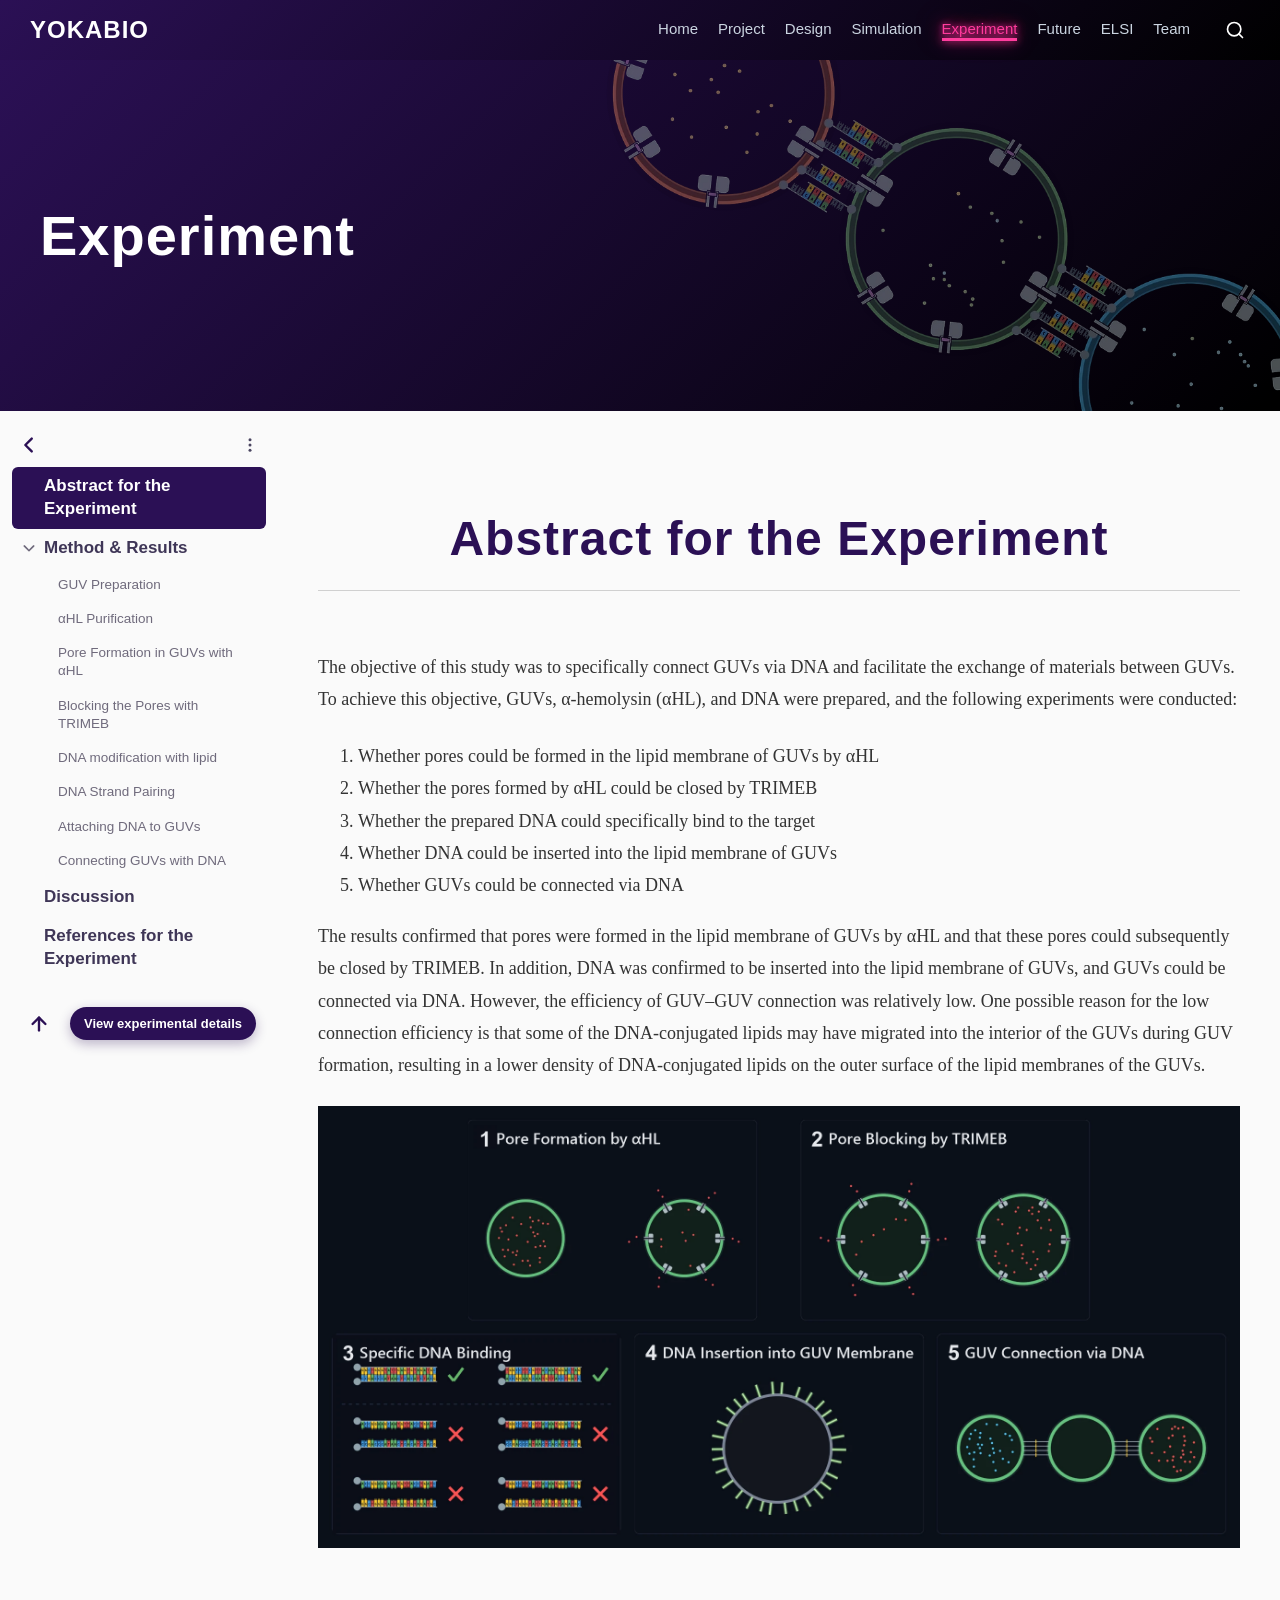
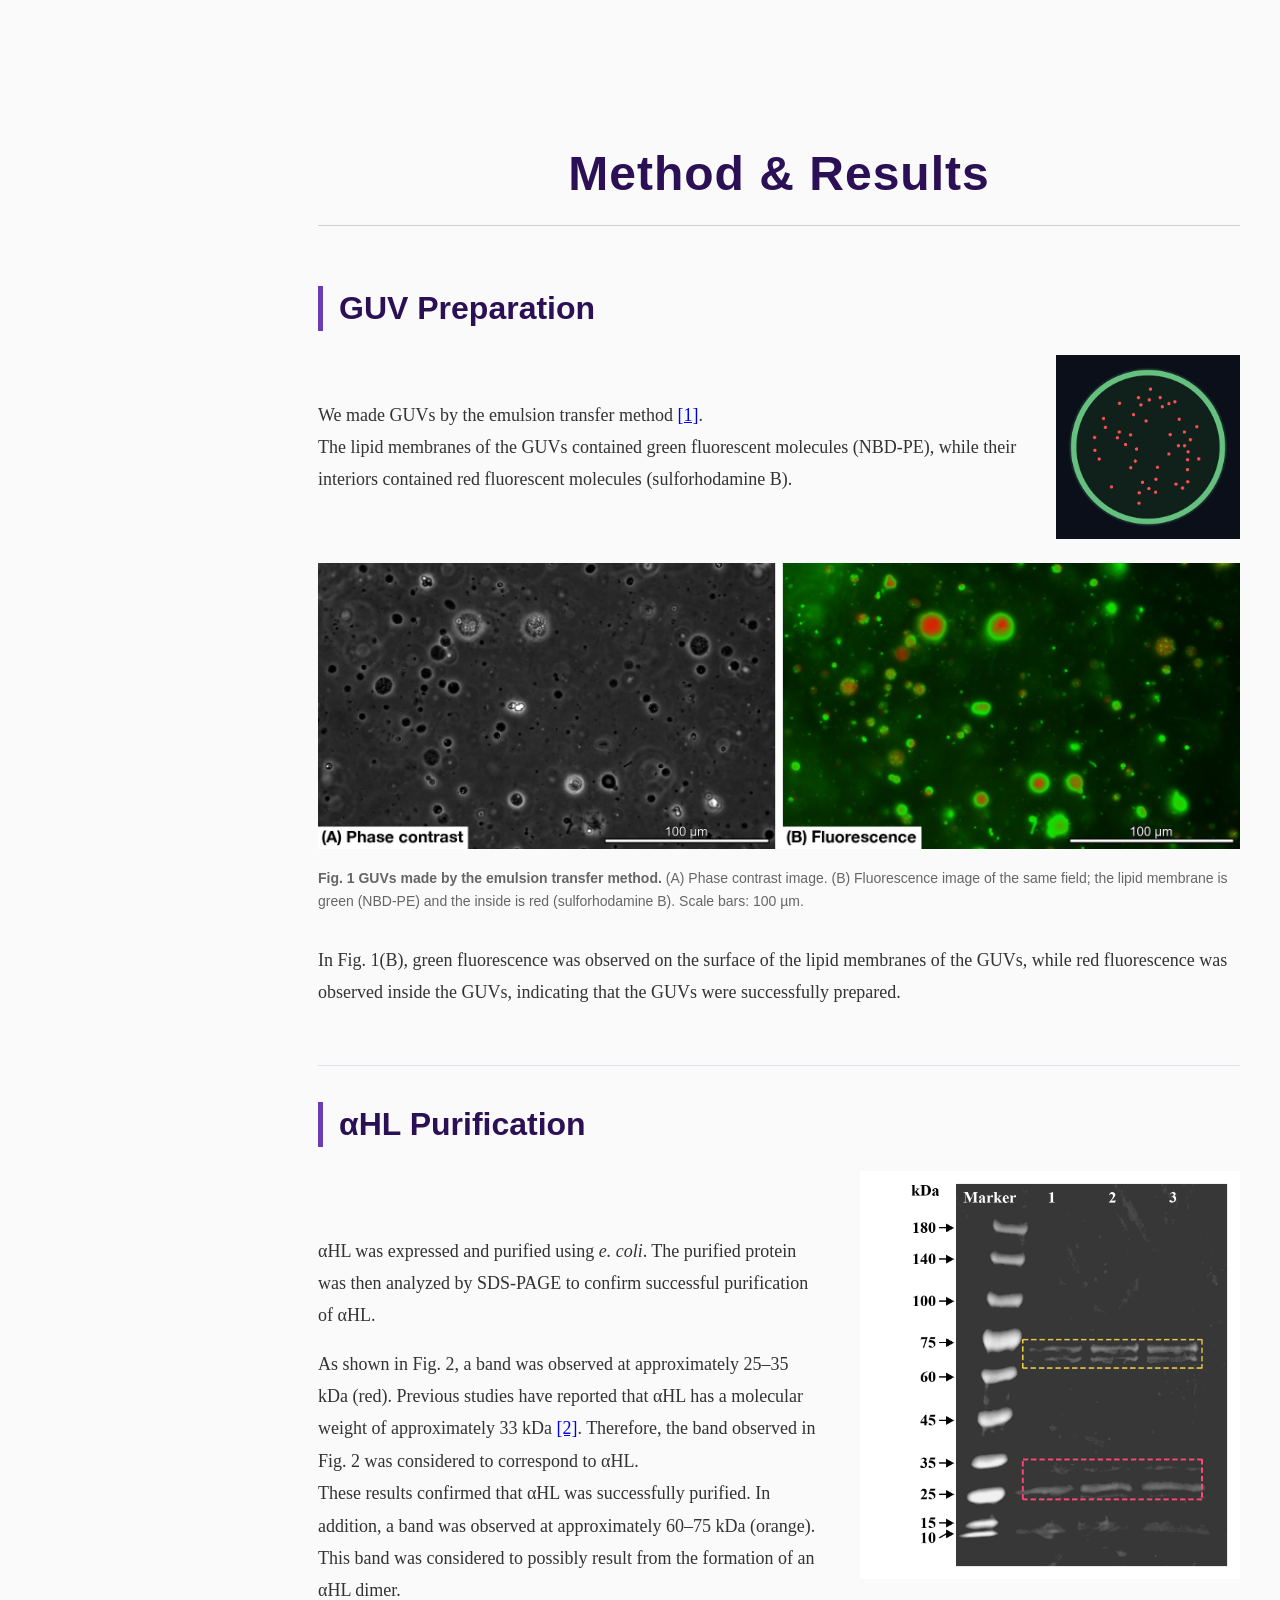
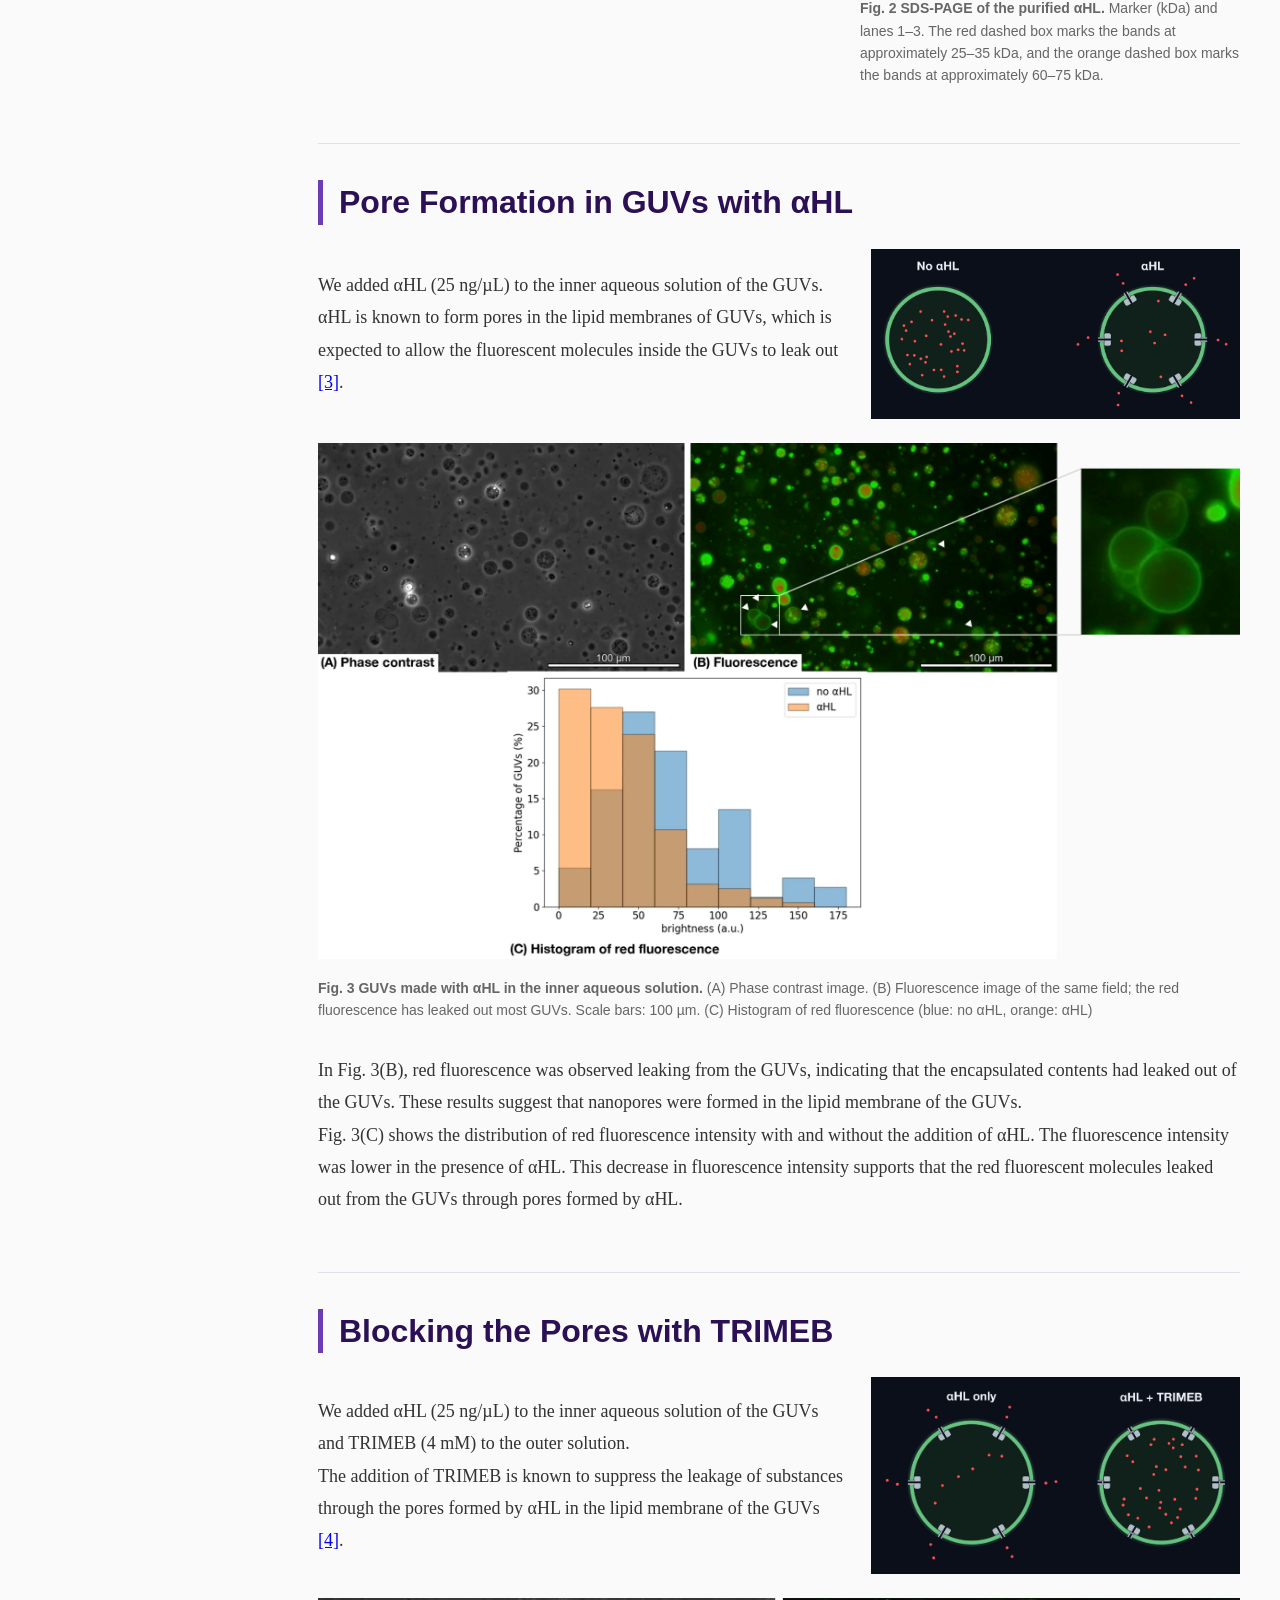
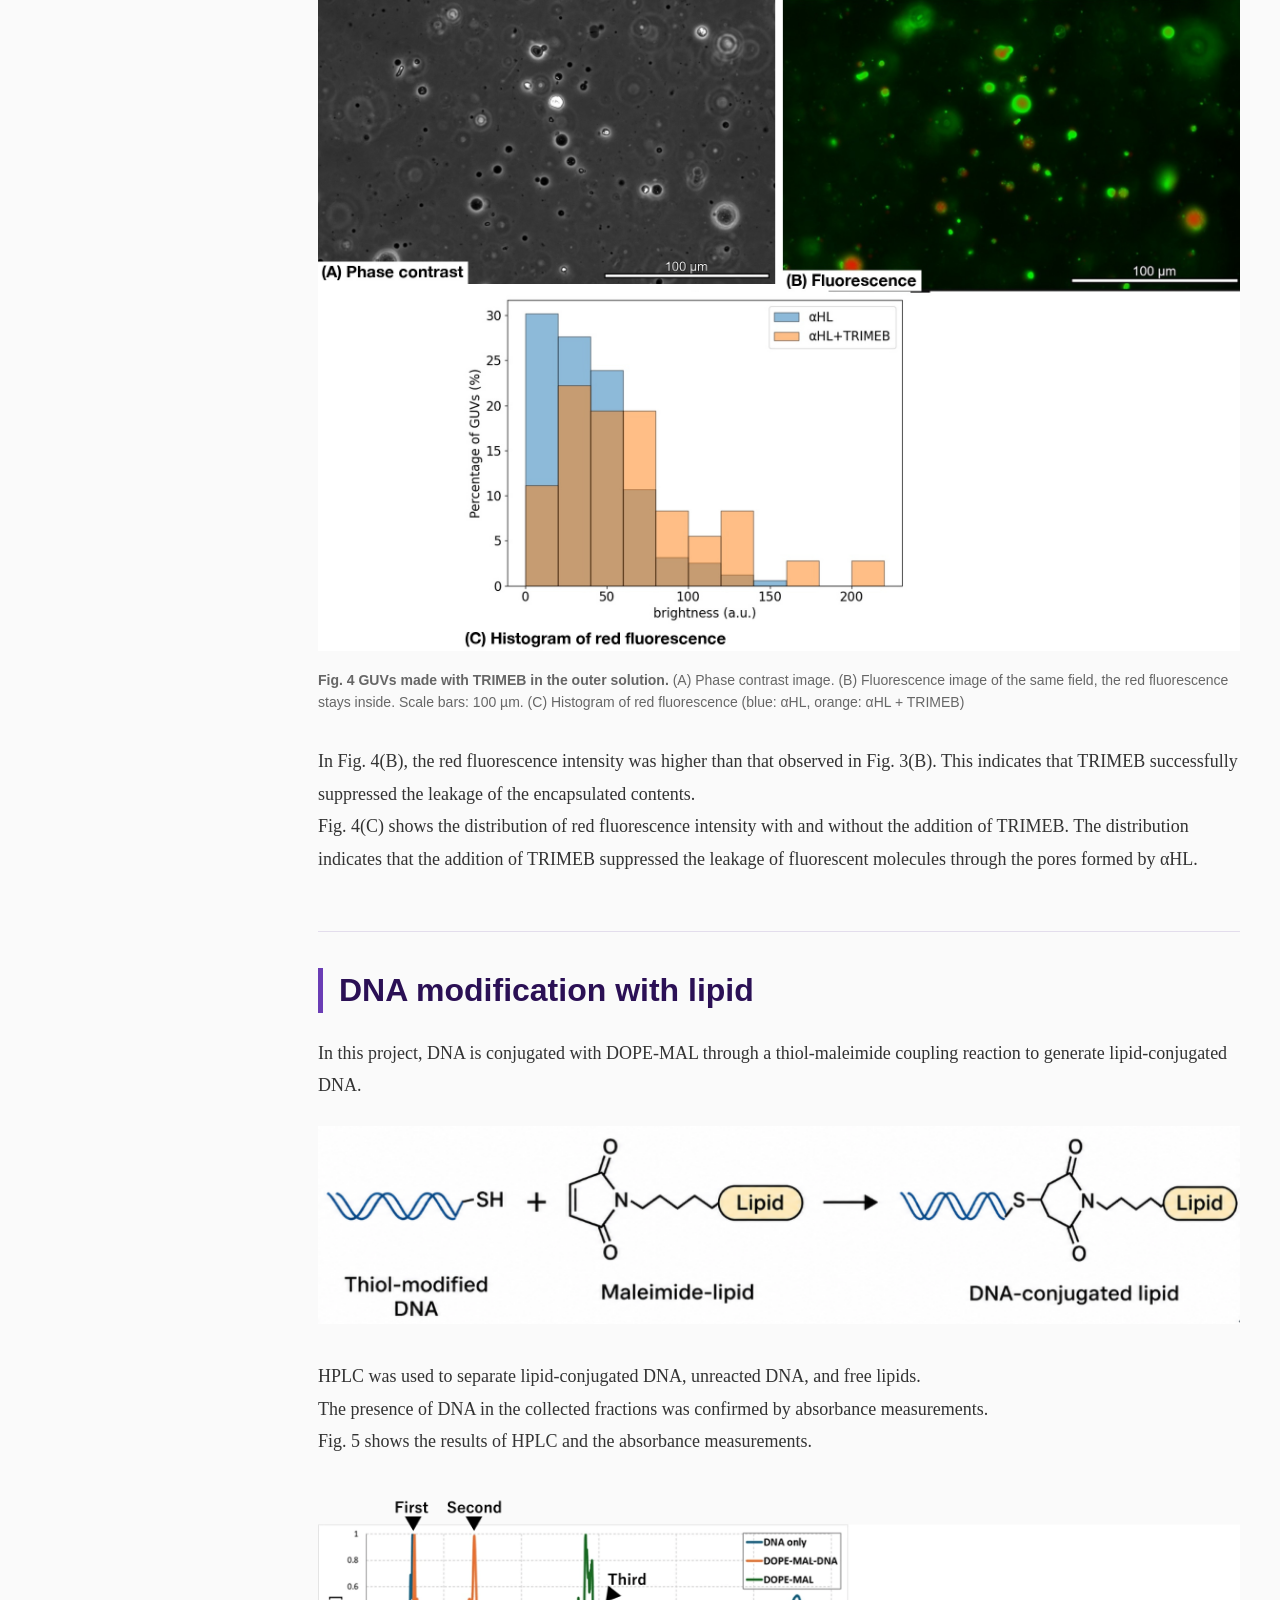
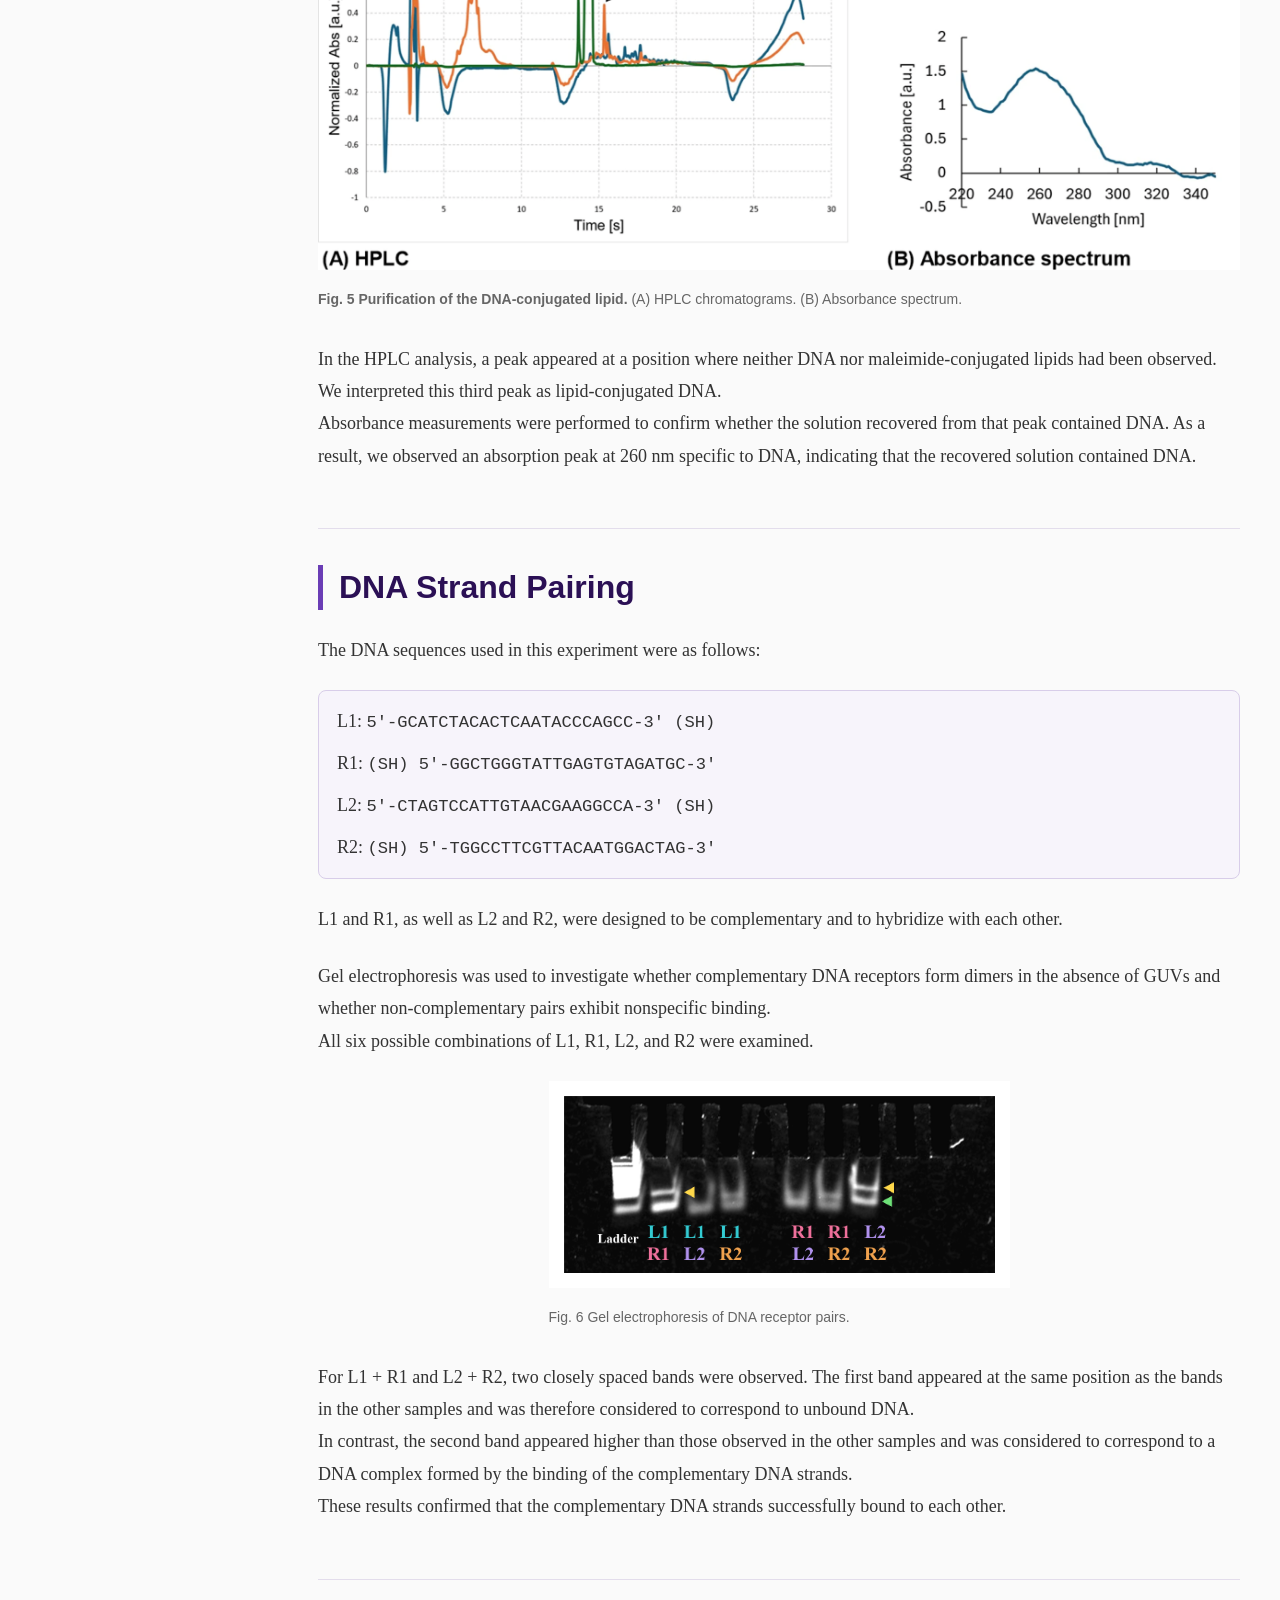
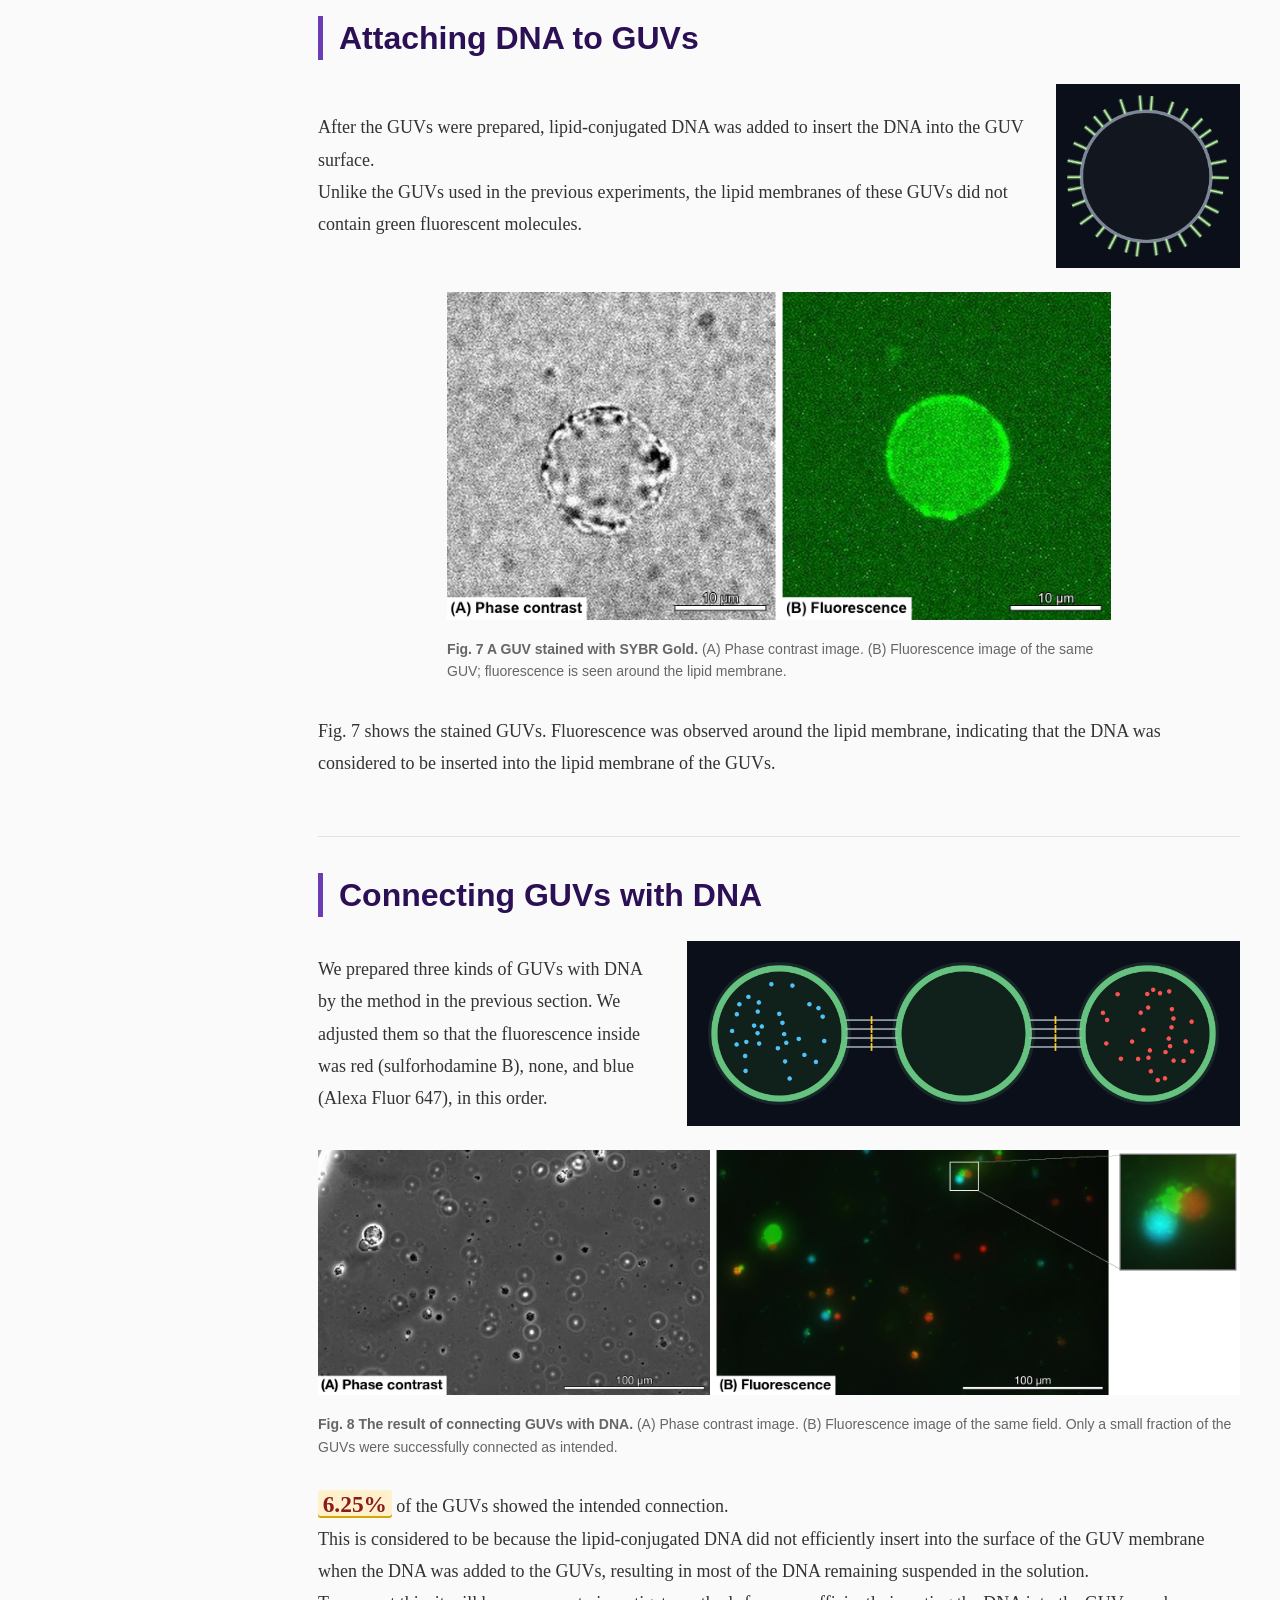
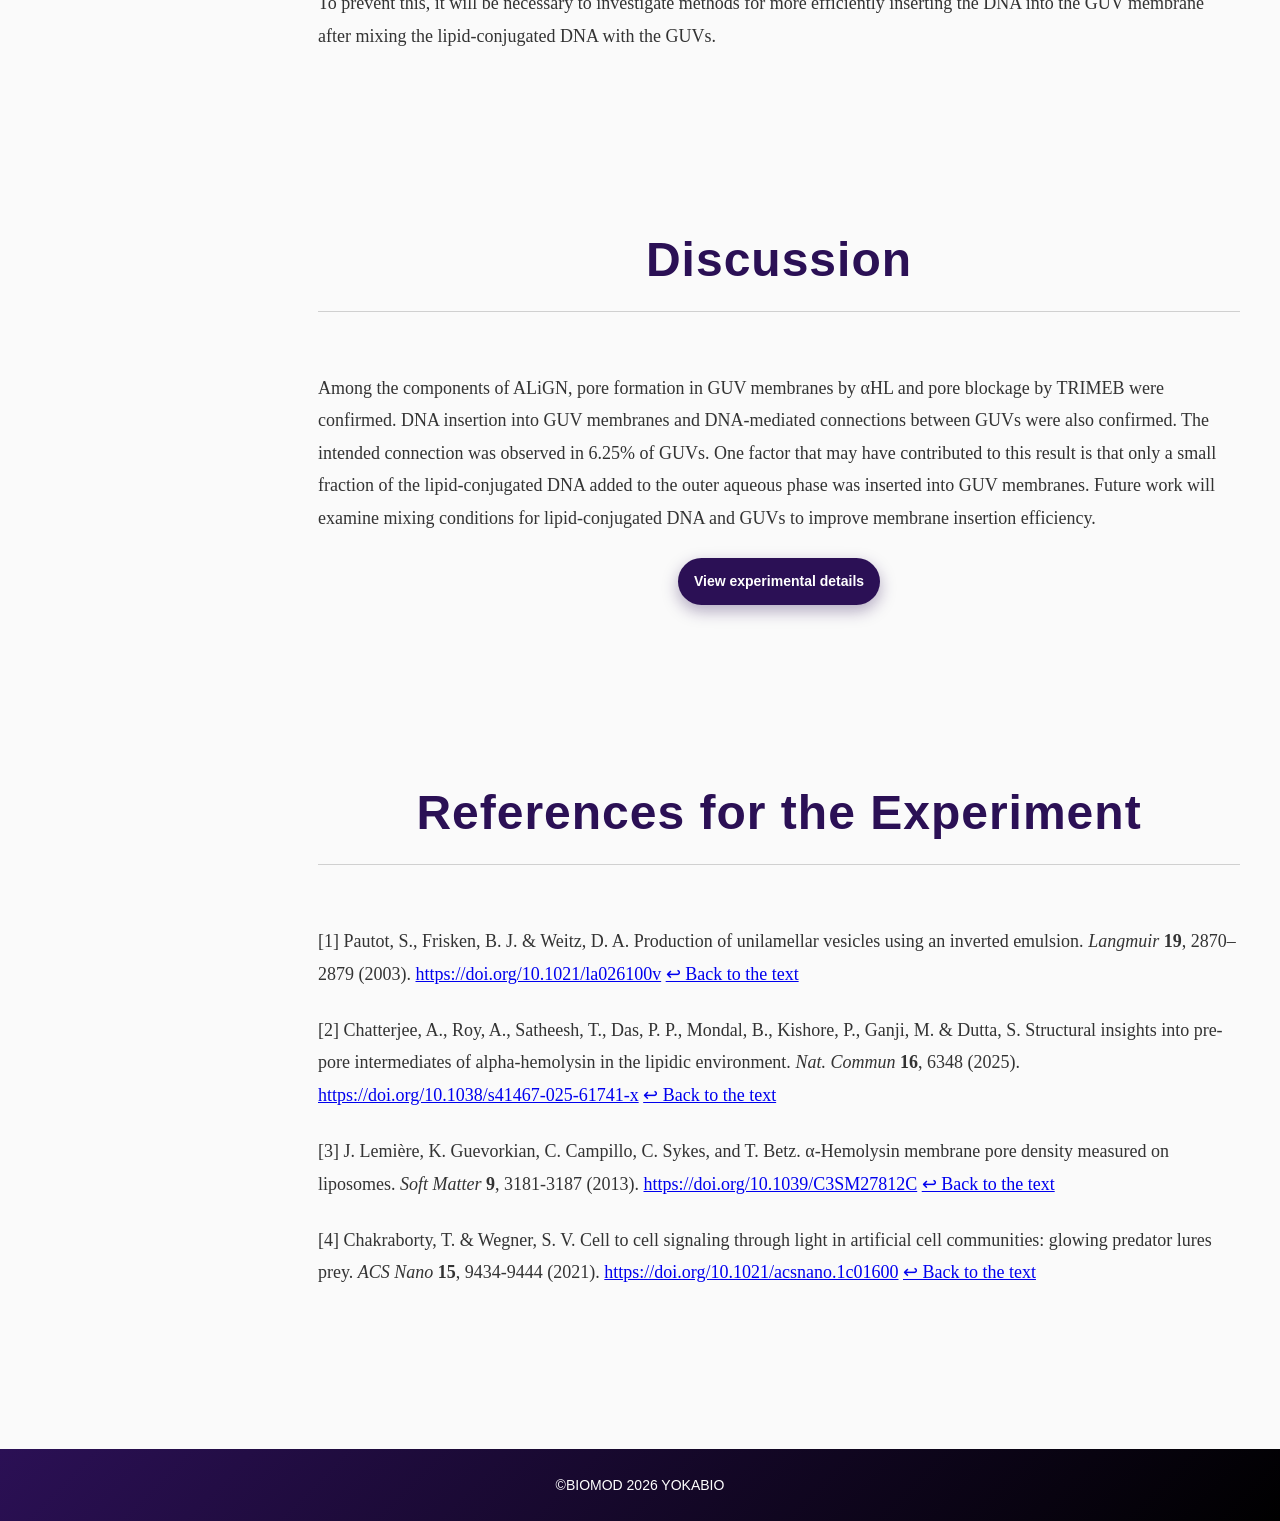
<file: experiment.html>
<!DOCTYPE html>
<html lang="en">
<head>
    <meta charset="UTF-8">
    <meta name="viewport" content="width=device-width, initial-scale=1.0">
    <title>YOKABIO</title>
    <link rel="stylesheet" href="style.css">
    <!-- 左の目次（項目別ジャンプ）：見出し（h2 / h3）から自動で作られるので、ページを書き換えると、目次も自動で変わる。この1行と、下の toc.js の1行で動く -->
    <link rel="stylesheet" href="toc.css">
    <style>
        /* Figures are placed below the text in the article flow. */
        .content .section-text > figure,
        .content .section-text .fig-stack,
        .content .section-text .fig-narrow {
            display: block;
            width: 100%;
            max-width: 100%;
            margin: 24px 0 32px;
            float: none;
            clear: both;
        }
        .content .section-text > figure img,
        .content .section-text .fig-stack img,
        .content .section-text .fig-narrow img {
            display: block;
            width: 100%;
            max-width: 100%;
            height: auto;
            margin: 0 auto 18px;
        }
        /* When a figure contains two images, stack them vertically. */
        .content .section-text .fig-stack img + img {
            margin-top: 24px;
        }
        .content .section-text figcaption {
            display: block;
            width: 100%;
            margin-top: 10px;
        }
        .content.experiment-page .section-text > figure.dna-receptor-figure {
            width: 50%;
            max-width: 760px;
            margin: 24px auto 32px;
        }
        .content.experiment-page .section-text > figure.abstract-figure {
            width: 100%;
            max-width: 100%;
            margin: 24px auto 0;
        }
        .content.experiment-page .section-text > figure.fig7-small {
            width: 72%;
            max-width: 760px;
            margin: 24px auto 32px;
        }
        .experiment-page .experiment-subsection + .experiment-subsection {
            margin-top: 56px;
            padding-top: 36px;
            border-top: 1px solid #e3ddec;
        }
        .experiment-page .experiment-subtitle {
            margin: 0 0 24px;
            padding-left: 16px;
            border-left: 5px solid #6a3db5;
            color: #2b1055;
            font-size: 2rem;
            font-weight: bold;
            line-height: 1.4;
        }
        .experiment-page .result-highlight {
            display: inline-block;
            padding: 0 0.2em;
            border-radius: 3px;
            background: #fff1cc;
            color: #8a1c1c;
            font-size: 1.3em;
            font-weight: 900;
            line-height: 1.2;
            box-shadow: inset 0 -2px 0 #d9a400;
        }
        .experiment-page .experiment-image-row {
            display: flex;
            align-items: center;
            gap: 24px;
            margin-bottom: 24px;
        }
        .experiment-page .experiment-image-row p {
            flex: 1;
            margin-bottom: 0;
        }
        .experiment-page .experiment-image-row img {
            display: block;
            flex: 0 0 20%;
            width: 20%;
            max-width: 320px;
            height: auto;
            margin: 0;
        }
        .experiment-page .experiment-image-row img.experiment-image-wide {
            flex-basis: 40%;
            width: 40%;
            max-width: 440px;
        }
        .experiment-page .experiment-image-row img.experiment-image-compact {
            flex-basis: 20%;
            width: 20%;
            max-width: 320px;
        }
        .experiment-page .experiment-image-row img.experiment-image-extra-wide {
            flex-basis: 60%;
            width: 60%;
            max-width: 660px;
        }
        .experiment-page #hemolysin-purification .study-row {
            display: grid;
            grid-template-columns: minmax(0, 1fr) minmax(0, 0.8fr);
            gap: 24px;
            align-items: center;
        }
        .experiment-page #hemolysin-purification .study-row figure.fig-narrow {
            width: 100%;
            max-width: 380px;
            margin: 0;
            justify-self: end;
        }
        .experiment-page .dna-sequences {
            margin: 12px 0 24px;
            padding: 14px 18px;
            border: 1px solid #d8cde9;
            border-radius: 8px;
            background: #f7f4fb;
        }
        .experiment-page .dna-sequences p {
            margin: 0 0 8px;
        }
        .experiment-page .dna-sequences p:last-child {
            margin-bottom: 0;
        }
        .experiment-page .dna-sequences code {
            font-family: Consolas, "Courier New", monospace;
            font-size: 0.95em;
            overflow-wrap: anywhere;
        }
        @media (max-width: 600px) {
            .experiment-page .experiment-subtitle {
                font-size: 1.6rem;
            }
            .content.experiment-page .section-text > figure.fig7-small {
                width: 90%;
            }
            .experiment-page .experiment-image-row {
                align-items: flex-start;
                flex-direction: column;
            }
            .experiment-page .experiment-image-row img {
                width: 75%;
                max-width: 320px;
            }
            .experiment-page .experiment-image-row img.experiment-image-wide {
                flex: 0 0 auto;
                width: 100%;
                max-width: none;
            }
            .experiment-page .experiment-image-row img.experiment-image-compact {
                width: 75%;
                max-width: 320px;
            }
            .experiment-page #hemolysin-purification .study-row {
                grid-template-columns: minmax(0, 1fr);
            }
            .experiment-page #hemolysin-purification .study-row figure.fig-narrow {
                justify-self: start;
                margin-top: 12px;
            }
        }
    </style>

</head>
<body>
    <header class="navbar">
        <div class="navbar-left">
            <a href="index.html" class="logo">YOKABIO</a>
        </div>

        <div class="navbar-right">
            <ul class="nav-links">
                <li><a href="index.html">Home</a></li>
                <li><a href="project.html">Project</a></li>
                <li><a href="design.html">Design</a></li>
                <li><a href="simulation.html">Simulation</a></li>
                <li><a href="experiment.html">Experiment</a></li>
                <li><a href="future.html">Future</a></li>
                <li><a href="elsi.html">ELSI</a></li>
                <li><a href="team.html">Team</a></li>
            </ul>

            <div class="search-icon-container">
                <button id="search-toggle-btn" class="search-btn">
                    <svg viewBox="0 0 24 24" width="20" height="20" stroke="currentColor" stroke-width="2" fill="none" stroke-linecap="round" stroke-linejoin="round">
                        <circle cx="11" cy="11" r="8"></circle>
                        <line x1="21" y1="21" x2="16.65" y2="16.65"></line>
                    </svg>
                </button>
            </div>
        </div>
    </header>

    <div id="search-overlay" class="search-overlay hidden">
        <div class="search-input-wrapper">
            <input type="text" id="search-input" placeholder="Search...">
        </div>
        <div id="search-results" class="search-results"></div>
    </div>

    <main class="content float-figs experiment-page">
        <div class="page-hero-header page-hero-header--with-title page-hero-header--with-image">
            <h1>Experiment</h1>
            <!-- 帯の右側の飾りの絵（3つのGUVがつながった図）。位置・大きさは style.css の .page-hero-image -->
            <img class="page-hero-image" src="images/home-hero-guv-network-v3.webp" alt="" aria-hidden="true">
        </div>
        <div class="content-section" id="abstract">
            <h2 class="section-title">Abstract for the Experiment
            </h2>
            <div class="content-space">
                <div class="section-text">
                    <p>
                        The objective of this study was to specifically connect GUVs via DNA and facilitate the exchange of materials between GUVs. To achieve this objective, GUVs, α-hemolysin (αHL), and DNA were prepared, and the following experiments were conducted:
                    </p>
                    <ol>
                        <li>Whether pores could be formed in the lipid membrane of GUVs by αHL</li>
                        <li>Whether the pores formed by αHL could be closed by TRIMEB</li>
                        <li>Whether the prepared DNA could specifically bind to the target</li>
                        <li>Whether DNA could be inserted into the lipid membrane of GUVs</li>
                        <li>Whether GUVs could be connected via DNA</li>
                    </ol>
                    <p>
                        The results confirmed that pores were formed in the lipid membrane of GUVs by αHL and that these pores could subsequently be closed by TRIMEB. 
                        In addition, DNA was confirmed to be inserted into the lipid membrane of GUVs, and GUVs could be connected via DNA. 
                        However, the efficiency of GUV–GUV connection was relatively low.
                        One possible reason for the low connection efficiency is that some of the DNA-conjugated lipids may have migrated into the interior of the GUVs during GUV formation, resulting in a lower density of DNA-conjugated lipids on the outer surface of the lipid membranes of the GUVs. 
                    </p>
                    <figure class="abstract-figure">
                        <img src="images/experiment-0.png" alt="Experimental overview">
                    </figure>
                </div>
            </div>
        </div>

        <div class="content-section" id="method-results">
            <h2 class="section-title">Method &amp; Results</h2>
            <div class="content-space">
                <section class="experiment-subsection" id="guv-preparation">
                    <h3 class="experiment-subtitle">GUV Preparation</h3>
                    <div class="section-text">
                        <div class="experiment-image-row">
                            <p>
                                We made GUVs by the emulsion transfer method <a href="#ref-1" id="cite-1">[1]</a>.<br>
                                The lipid membranes of the GUVs contained green fluorescent molecules (NBD-PE), while their interiors contained red fluorescent molecules (sulforhodamine B).

                            </p>
                            <img src="images/experiment-1.png" alt="GUV preparation by the emulsion transfer method">
                        </div>
                        <figure>
                            <img src="images/experiment-fig1.jpg" alt="GUVs made by the emulsion transfer method, in phase contrast (left) and fluorescence (right): the green lipid membrane and red interior">
                            <figcaption><strong>Fig. 1 GUVs made by the emulsion transfer method.</strong> (A) Phase contrast image. (B) Fluorescence image of the same field; the lipid membrane is green (NBD-PE) and the inside is red (sulforhodamine B). Scale bars: 100 µm.</figcaption>
                        </figure>
                        <p>In Fig. 1(B), green fluorescence was observed on the surface of the lipid membranes of the GUVs, while red fluorescence was observed inside the GUVs, indicating that the GUVs were successfully prepared.</p>
                    </div>
                </section>

                <section class="experiment-subsection" id="hemolysin-purification">
                    <h3 class="experiment-subtitle">αHL Purification</h3>
                    <div class="section-text">
                        <div class="study-row">
                            <div class="study-text">
                                <p>αHL was expressed and purified using <em>e. coli</em>. The purified protein was then analyzed by SDS-PAGE to confirm successful purification of αHL.</p>
                                <p>
                                    As shown in Fig. 2, a band was observed at approximately 25–35 kDa (red).
                                    Previous studies have reported that αHL has a molecular weight of approximately 33 kDa <a href="#ref-2" id="cite-2">[2]</a>. 
                                    Therefore, the band observed in Fig. 2 was considered to correspond to αHL. <br>
                                    These results confirmed that αHL was successfully purified. In addition, a band was observed at approximately 60–75 kDa (orange). 
                                    This band was considered to possibly result from the formation of an αHL dimer.
                                </p>
                            </div>
                            <figure class="fig-narrow">
                                <img src="images/experiment-fig3.png" alt="SDS-PAGE gel of purified αHL with a protein marker and lanes 1 to 3. A red dashed box marks the bands at approximately 25 to 35 kDa and an orange dashed box marks the bands at approximately 60 to 75 kDa">
                                <figcaption><strong>Fig. 2 SDS-PAGE of the purified αHL.</strong> Marker (kDa) and lanes 1–3. The red dashed box marks the bands at approximately 25–35 kDa, and the orange dashed box marks the bands at approximately 60–75 kDa.</figcaption>
                            </figure>
                        </div>
                    </div>
                </section>

                <section class="experiment-subsection" id="pore-formation-in-guvs-with-hemolysin">
                    <h3 class="experiment-subtitle">Pore Formation in GUVs with αHL</h3>
                    <div class="section-text">
                        <div class="experiment-image-row">
                            <p>We added αHL (25 ng/µL) to the inner aqueous solution of the GUVs. <br>
                                αHL is known to form pores in the lipid membranes of GUVs, which is expected to allow the fluorescent molecules inside the GUVs to leak out <a href="#ref-3" id="cite-3">[3]</a>.</p>
                            <img class="experiment-image-wide" src="images/experiment-2.png" alt="Addition of αHL to the GUV solution">
                        </div>
                        <figure class="fig-stack">
                            <img src="images/experiment-fig4.png" alt="GUVs made with αHL in the inner solution, in phase contrast (left) and fluorescence (right); the red fluorescence has gone out">
                            <figcaption><strong>Fig. 3 GUVs made with αHL in the inner aqueous solution.</strong> (A) Phase contrast image. (B) Fluorescence image of the same field; the red fluorescence has leaked out most GUVs. Scale bars: 100 µm. (C) Histogram of red fluorescence (blue: no αHL, orange: αHL)</figcaption>
                        </figure>
                        <p>
                            In Fig. 3(B), red fluorescence was observed leaking from the GUVs, indicating that the encapsulated contents had leaked out of the GUVs. 
                            These results suggest that nanopores were formed in the lipid membrane of the GUVs.<br>
                            Fig. 3(C) shows the distribution of red fluorescence intensity with and without the addition of αHL. 
                            The fluorescence intensity was lower in the presence of αHL. 
                            This decrease in fluorescence intensity supports that the red fluorescent molecules leaked out from the GUVs through pores formed by αHL.
                        </p>
                    </div>
                </section>

                <section class="experiment-subsection" id="blocking-the-pores-with-trimeb">
                    <h3 class="experiment-subtitle">Blocking the Pores with TRIMEB</h3>
                    <div class="section-text">
                        <div class="experiment-image-row">
                            <p>We added αHL (25 ng/µL) to the inner aqueous solution of the GUVs and TRIMEB (4 mM) to the outer solution. <br>
                                The addition of TRIMEB is known to suppress the leakage of substances through the pores formed by αHL in the lipid membrane of the GUVs <a href="#ref-4" id="cite-4">[4]</a>.</p>
                            <img class="experiment-image-wide" src="images/experiment-3.png" alt="Addition of αHL and TRIMEB to the GUV solutions">
                        </div>
                        <figure class="fig-stack">
                            <img src="images/experiment-fig5.jpg" alt="GUVs made with TRIMEB in the outer solution, in phase contrast (left) and fluorescence (right); the red fluorescence stays inside">
                            <figcaption><strong>Fig. 4 GUVs made with TRIMEB in the outer solution.</strong> (A) Phase contrast image. (B) Fluorescence image of the same field, the red fluorescence stays inside. Scale bars: 100 µm. (C) Histogram of red fluorescence (blue: αHL, orange: αHL + TRIMEB)</figcaption>
                        </figure>
                        <p>
                            In Fig. 4(B), the red fluorescence intensity was higher than that observed in Fig. 3(B). 
                            This indicates that TRIMEB successfully suppressed the leakage of the encapsulated contents.<br>
                            Fig. 4(C) shows the distribution of red fluorescence intensity with and without the addition of TRIMEB. 
                            The distribution indicates that the addition of TRIMEB suppressed the leakage of fluorescent molecules through the pores formed by αHL.
                        </p>
                    </div>
                </section>

                <section class="experiment-subsection" id="dna-purification">
                    <h3 class="experiment-subtitle">DNA modification with lipid</h3>
                    <div class="section-text">
                        <p>
                            In this project, DNA is conjugated with DOPE-MAL through a thiol-maleimide coupling reaction to generate lipid-conjugated DNA. <br>
                        </p>
                        <figure>
                            <img src="images/experiment-scheme1.png" alt="Reaction of thiol-modified DNA with maleimide-lipid to give DNA-conjugated lipid">
                        </figure>
                        <p style="margin: 36px 0;">
                            HPLC was used to separate lipid-conjugated DNA, unreacted DNA, and free lipids.<br>
                            The presence of DNA in the collected fractions was confirmed by absorbance measurements.<br>
                            Fig. 5 shows the results of HPLC and the absorbance measurements.
                        </p>
                        <figure>
                            <img src="images/experiment-fig2.png" alt="HPLC chromatograms (left) and absorbance spectrum (right) of the DNA-conjugated lipid">
                            <figcaption><strong>Fig. 5 Purification of the DNA-conjugated lipid.</strong> (A) HPLC chromatograms. (B) Absorbance spectrum.</figcaption>
                        </figure>
                        <p>
                            In the HPLC analysis, a peak appeared at a position where neither DNA nor maleimide-conjugated lipids had been observed. We interpreted this third peak as lipid-conjugated DNA.<br>
                            Absorbance measurements were performed to confirm whether the solution recovered from that peak contained DNA. As a result, we observed an absorption peak at 260 nm specific to DNA, indicating that the recovered solution contained DNA.
                        </p>
                    </div>
                </section>

                <section class="experiment-subsection" id="dna-receptor-dimerization">
                    <h3 class="experiment-subtitle">DNA Strand Pairing</h3>
                    <div class="section-text">
                        <p>The DNA sequences used in this experiment were as follows:</p>
                        <div class="dna-sequences">
                            <p>L1: <code>5′-GCATCTACACTCAATACCCAGCC-3′ (SH)</code></p>
                            <p>R1: <code>(SH) 5′-GGCTGGGTATTGAGTGTAGATGC-3′</code></p>
                            <p>L2: <code>5′-CTAGTCCATTGTAACGAAGGCCA-3′ (SH)</code></p>
                            <p>R2: <code>(SH) 5′-TGGCCTTCGTTACAATGGACTAG-3′</code></p>
                        </div>
                        <p>L1 and R1, as well as L2 and R2, were designed to be complementary and to hybridize with each other.</p>
                        <p>
                            Gel electrophoresis was used to investigate whether complementary DNA receptors form dimers in the absence of GUVs and whether non-complementary pairs exhibit nonspecific binding.<br> 
                            All six possible combinations of L1, R1, L2, and R2 were examined.

                        </p>
                        <figure class="dna-receptor-figure">
                                <img src="images/dna-receptor-gel.png" alt="Angle-corrected electrophoresis image showing seven numbered lanes, with a gap between lanes 4 and 5">
                                <figcaption>Fig. 6 Gel electrophoresis of DNA receptor pairs.</figcaption>
                        </figure>
                        <p>
                            For L1 + R1 and L2 + R2, two closely spaced bands were observed.
                            The first band appeared at the same position as the bands in the other samples and was therefore considered to correspond to unbound DNA.<br>
                            In contrast, the second band appeared higher than those observed in the other samples and was considered to correspond to a DNA complex formed by the binding of the complementary DNA strands.<br>
                            These results confirmed that the complementary DNA strands successfully bound to each other.
                        </p>
                    </div>
                </section>

                <section class="experiment-subsection" id="attaching-dna-to-guvs">
                    <h3 class="experiment-subtitle">Attaching DNA to GUVs</h3>
                    <div class="section-text">
                        <div class="experiment-image-row">
                            <p>
                                After the GUVs were prepared, lipid-conjugated DNA was added to insert the DNA into the GUV surface.<br>
                                Unlike the GUVs used in the previous experiments, the lipid membranes of these GUVs did not contain green fluorescent molecules.
                            </p>
                            <img class="experiment-image-wide experiment-image-compact" src="images/experiment-4.png" alt="DNA staining of GUVs with SYBR Gold">
                        </div>
                        <figure class="fig7-small">
                            <img src="images/experiment-fig6.png" alt="A GUV stained with SYBR Gold in phase contrast (left) and fluorescence (right); fluorescence around the lipid membrane">
                            <figcaption><strong>Fig. 7 A GUV stained with SYBR Gold.</strong> (A) Phase contrast image. (B) Fluorescence image of the same GUV; fluorescence is seen around the lipid membrane.</figcaption>
                        </figure>
                        <p>Fig. 7 shows the stained GUVs. 
                            Fluorescence was observed around the lipid membrane, indicating that the DNA was considered to be inserted into the lipid membrane of the GUVs.</p>
                    </div>
                </section>

                <section class="experiment-subsection" id="connecting-guvs-with-dna">
                    <h3 class="experiment-subtitle">Connecting GUVs with DNA</h3>
                    <div class="section-text">
                        <div class="experiment-image-row">
                            <p>We prepared three kinds of GUVs with DNA by the method in the previous section. We adjusted them so that the fluorescence inside was red (sulforhodamine B), none, and blue (Alexa Fluor 647), in this order.</p>
                            <img class="experiment-image-wide experiment-image-extra-wide" src="images/experiment-5.png" alt="Three kinds of GUVs prepared for DNA-mediated connection">
                        </div>
                        <figure>
                            <img src="images/experiment-fig7.png" alt="The same field in phase contrast (left) and fluorescence (right) after trying to connect GUVs with DNA">
                            <figcaption><strong>Fig. 8 The result of connecting GUVs with DNA.</strong> (A) Phase contrast image. (B) Fluorescence image of the same field. Only a small fraction of the GUVs were successfully connected as intended.</figcaption>
                        </figure>
                        <p><span class="result-highlight">6.25%</span> of the GUVs showed the intended connection.<br>
                        This is considered to be because the lipid-conjugated DNA did not efficiently insert into the surface of the GUV membrane when the DNA was added to the GUVs, resulting in most of the DNA remaining suspended in the solution.<br>
                        To prevent this, it will be necessary to investigate methods for more efficiently inserting the DNA into the GUV membrane after mixing the lipid-conjugated DNA with the GUVs.</p>
                    </div>
                </section>
            </div>
        </div>

        <div class="content-section" id="discussion">
            <h2 class="section-title">Discussion</h2>
            <div class="content-space">
                <div class="section-text">
                    <p>
                        Among the components of ALiGN, pore formation in GUV membranes by αHL and pore blockage by TRIMEB were confirmed. DNA insertion into GUV membranes and DNA-mediated connections between GUVs were also confirmed. The intended connection was observed in 6.25% of GUVs.
One factor that may have contributed to this result is that only a small fraction of the lipid-conjugated DNA added to the outer aqueous phase was inserted into GUV membranes. Future work will examine mixing conditions for lipid-conjugated DNA and GUVs to improve membrane insertion efficiency.
                    </p>
                      <p style="text-align:center;">
                        <a class="pill-link" href="experiment-solutions.html">View experimental details</a>
                    </p>
                </div>
            </div>
        </div>

        <div class="content-section" id="references">
            <h2 class="section-title">References for the Experiment</h2>
            <div class="content-space">
                <div class="section-text">
                    <p id="ref-1">
                        [1] Pautot, S., Frisken, B. J. &amp; Weitz, D. A.
                        Production of unilamellar vesicles using an inverted emulsion.
                        <em>Langmuir</em> <strong>19</strong>, 2870–2879 (2003).
                        <a href="https://doi.org/10.1021/la026100v">https://doi.org/10.1021/la026100v</a>
                        <a href="#cite-1">↩ Back to the text</a>
                    </p>
                    <p id="ref-2">
                        [2] Chatterjee, A., Roy, A., Satheesh, T., Das, P. P., Mondal, B., Kishore, P., Ganji, M. &amp; Dutta, S.
                        Structural insights into pre-pore intermediates of alpha-hemolysin in the lipidic environment.
                        <em>Nat. Commun</em> <strong>16</strong>, 6348 (2025).
                        <a href="https://doi.org/10.1038/s41467-025-61741-x">https://doi.org/10.1038/s41467-025-61741-x</a>
                        <a href="#cite-2">↩ Back to the text</a>
                    </p>
                    <p id="ref-3">
                        [3] J. Lemière, K. Guevorkian, C. Campillo, C. Sykes, and T. Betz.
                        α-Hemolysin membrane pore density measured on liposomes.
                        <em>Soft Matter</em> <strong>9</strong>, 3181-3187 (2013). 
                         <a href="https://doi.org/10.1039/C3SM27812C">https://doi.org/10.1039/C3SM27812C</a>
                        <a href="#cite-3">↩ Back to the text</a>
                    </p>
                    <p id="ref-4">
                        [4] Chakraborty, T. &amp; Wegner, S. V.
                        Cell to cell signaling through light in artificial cell communities: glowing predator lures prey.
                        <em>ACS Nano</em> <strong>15</strong>, 9434-9444 (2021).
                        <a href="https://doi.org/10.1021/acsnano.1c01600">https://doi.org/10.1021/acsnano.1c01600</a>
                        <a href="#cite-4">↩ Back to the text</a>
                    </p>

                </div>
            </div>
        </div>
    </main>

    <footer class="site-footer">
        <p>&copy;BIOMOD 2026 YOKABIO</p>
    </footer>

    <script src="script.js"></script>
    <script src="toc.js"></script>
</body>
</html>
</file>
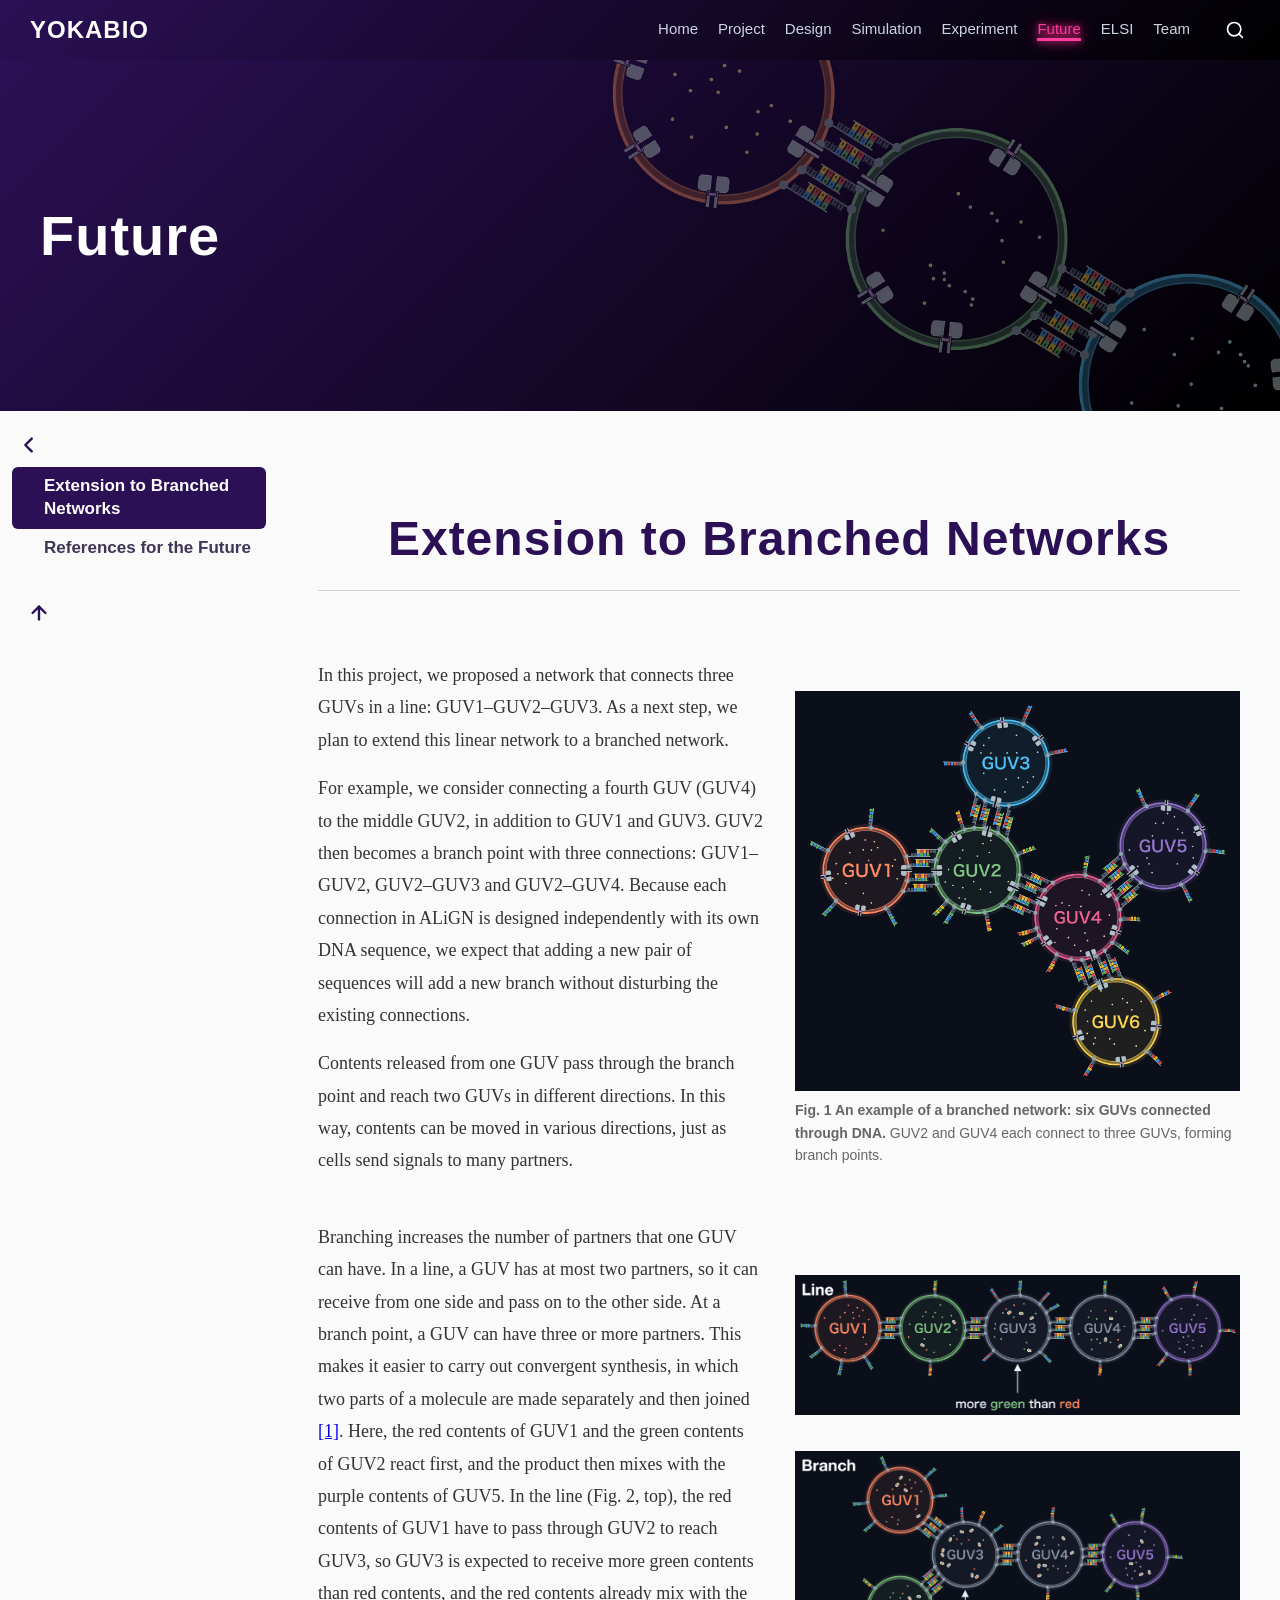
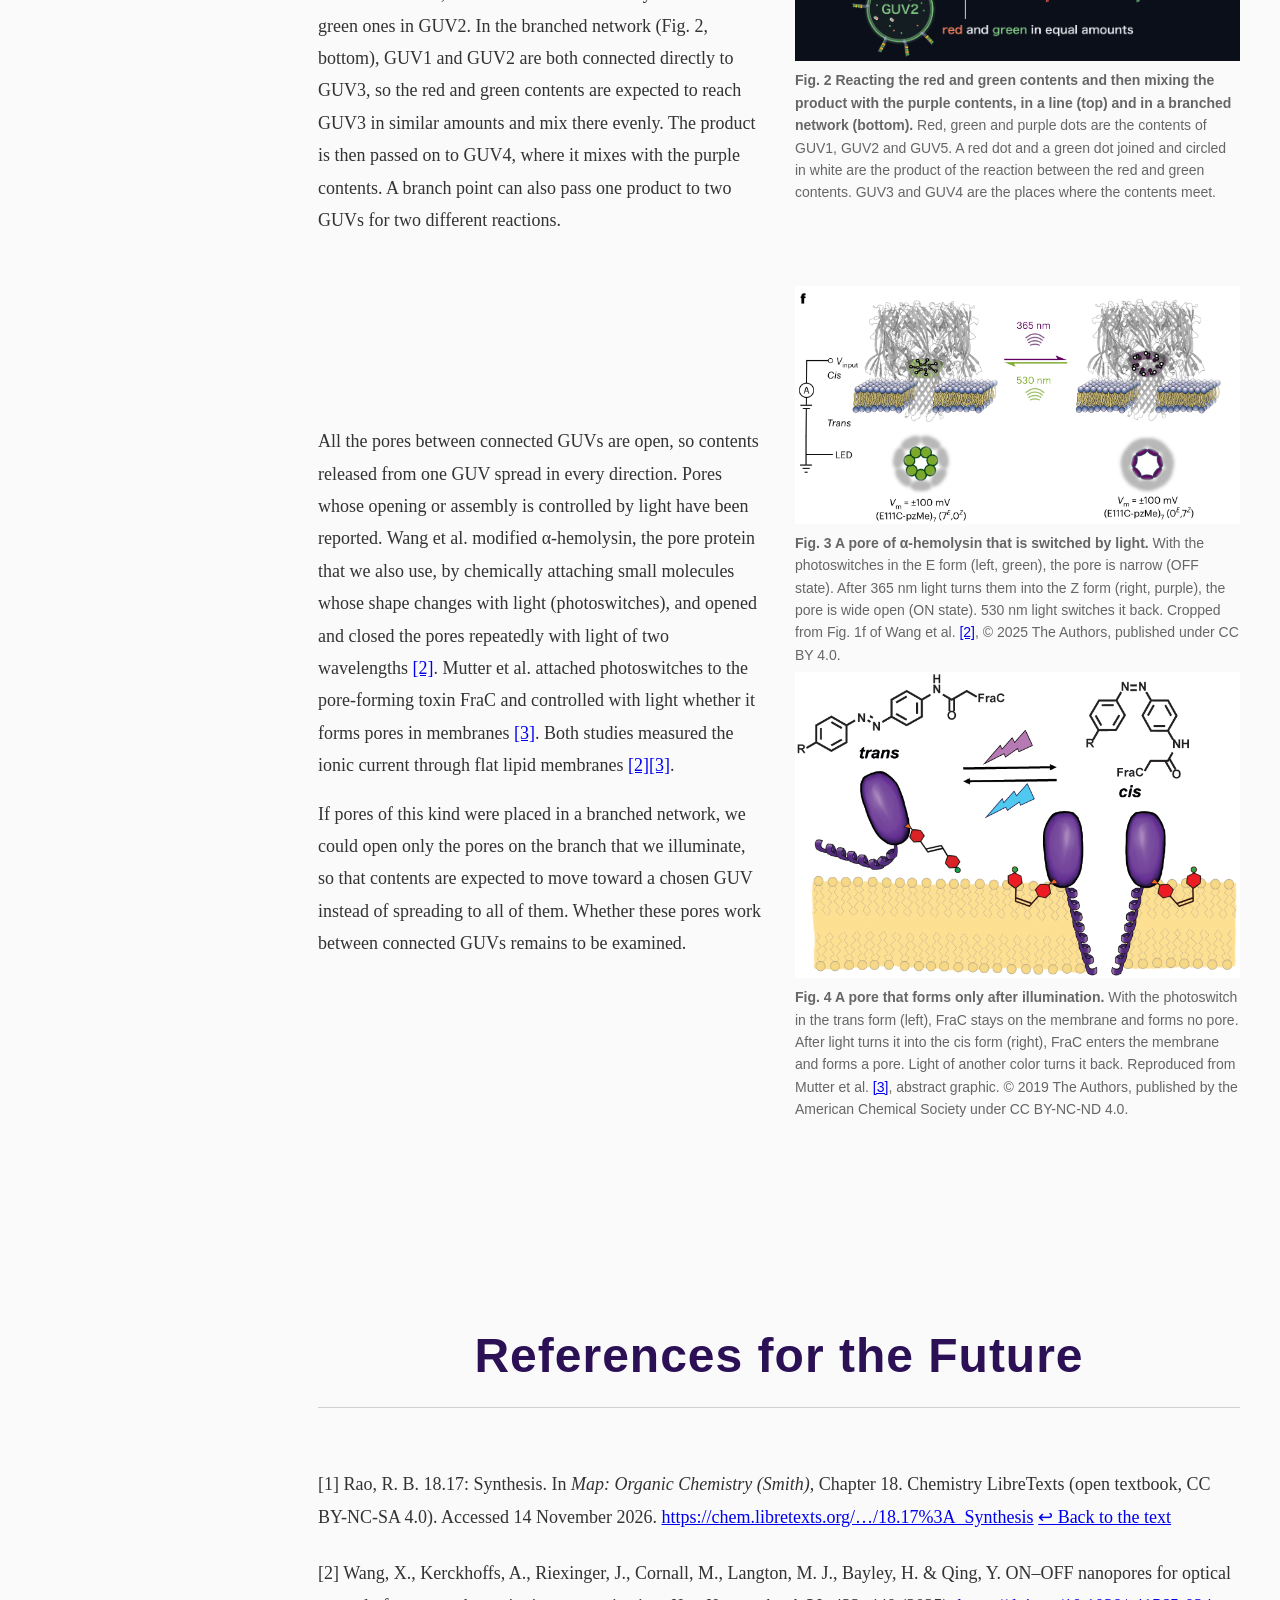
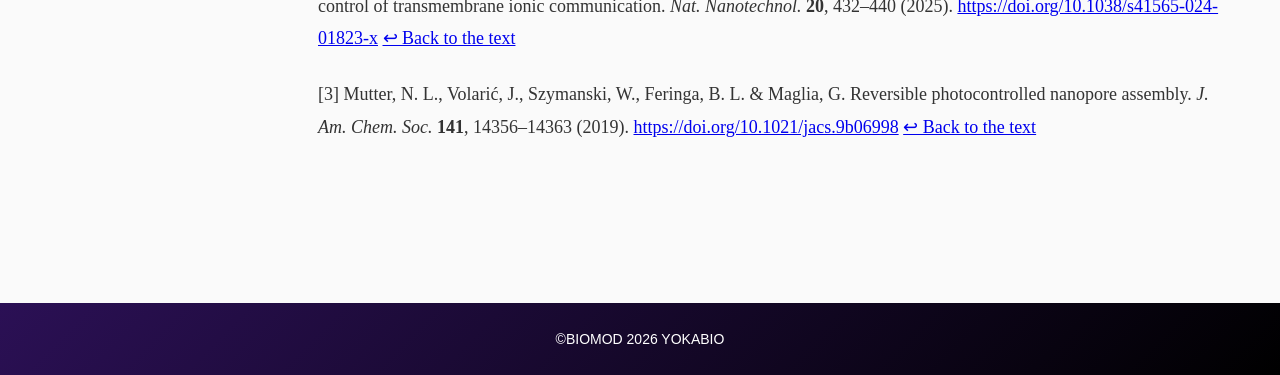
<file: future.html>
<!DOCTYPE html>
<html lang="en">
<head>
    <meta charset="UTF-8">
    <meta name="viewport" content="width=device-width, initial-scale=1.0">
    <title>YOKABIO</title>
    <link rel="stylesheet" href="style.css">
    <!-- 左の目次（項目別ジャンプ）：見出し（h2 / h3）から自動で作られるので、ページを書き換えると、目次も自動で変わる。この1行と、下の toc.js の1行で動く -->
    <link rel="stylesheet" href="toc.css">
</head>
<body>
    <header class="navbar">
        <div class="navbar-left">
            <a href="index.html" class="logo">YOKABIO</a>
        </div>

        <div class="navbar-right">
            <ul class="nav-links">
                <li><a href="index.html">Home</a></li>
                <li><a href="project.html">Project</a></li>
                <li><a href="design.html">Design</a></li>
                <li><a href="simulation.html">Simulation</a></li>
                <li><a href="experiment.html">Experiment</a></li>
                <li><a href="future.html">Future</a></li>
                <li><a href="elsi.html">ELSI</a></li>
                <li><a href="team.html">Team</a></li>
            </ul>

            <div class="search-icon-container">
                <button id="search-toggle-btn" class="search-btn">
                    <svg viewBox="0 0 24 24" width="20" height="20" stroke="currentColor" stroke-width="2" fill="none" stroke-linecap="round" stroke-linejoin="round">
                        <circle cx="11" cy="11" r="8"></circle>
                        <line x1="21" y1="21" x2="16.65" y2="16.65"></line>
                    </svg>
                </button>
            </div>
        </div>
    </header>

    <div id="search-overlay" class="search-overlay hidden">
        <div class="search-input-wrapper">
            <input type="text" id="search-input" placeholder="Search...">
        </div>
        <div id="search-results" class="search-results"></div>
    </div>

    <main class="content float-figs">
        <div class="page-hero-header page-hero-header--with-title page-hero-header--with-image">
            <h1>Future</h1>
            <!-- 帯の右側の飾りの絵（3つのGUVがつながった図）。位置・大きさは style.css の .page-hero-image -->
            <img class="page-hero-image" src="images/home-hero-guv-network-v3.webp" alt="" aria-hidden="true">
        </div>
        <div class="content-section">
            <h2 class="section-title">Extension to Branched Networks</h2>
            <div class="content-space">
                <div class="section-text">
                    <div class="study-row">
                        <div class="study-text">
                            <p>
                                In this project, we proposed a network that connects three GUVs in a line: GUV1–GUV2–GUV3.
                                As a next step, we plan to extend this linear network to a branched network.
                            </p>

                            <p>
                                For example, we consider connecting a fourth GUV (GUV4) to the middle GUV2, in addition to GUV1 and GUV3.
                                GUV2 then becomes a branch point with three connections: GUV1–GUV2, GUV2–GUV3 and GUV2–GUV4.
                                Because each connection in ALiGN is designed independently with its own DNA sequence, we expect that adding a new pair of sequences will add a new branch without disturbing the existing connections.
                            </p>

                            <p>
                                Contents released from one GUV pass through the branch point and reach two GUVs in different directions.
                                In this way, contents can be moved in various directions, just as cells send signals to many partners.
                            </p>
                        </div>
                        <figure>
                        <img src="images/future-branched-network-v6.png" alt="Six GUVs connected through DNA: GUV1, GUV3 and GUV4 attach to GUV2, and GUV5 and GUV6 attach to GUV4">
                        <figcaption><strong>Fig. 1 An example of a branched network: six GUVs connected through DNA.</strong> GUV2 and GUV4 each connect to three GUVs, forming branch points.</figcaption>
                    </figure>
                    </div>

                    <div class="study-row">
                        <div class="study-text">
                            <p>
                                Branching increases the number of partners that one GUV can have. In a line, a GUV has at most two partners, so it can receive from one side and pass on to the other side. At a branch point, a GUV can have three or more partners. This makes it easier to carry out convergent synthesis, in which two parts of a molecule are made separately and then joined <a href="#ref-1" id="cite-1">[1]</a>. Here, the red contents of GUV1 and the green contents of GUV2 react first, and the product then mixes with the purple contents of GUV5. In the line (Fig. 2, top), the red contents of GUV1 have to pass through GUV2 to reach GUV3, so GUV3 is expected to receive more green contents than red contents, and the red contents already mix with the green ones in GUV2. In the branched network (Fig. 2, bottom), GUV1 and GUV2 are both connected directly to GUV3, so the red and green contents are expected to reach GUV3 in similar amounts and mix there evenly. The product is then passed on to GUV4, where it mixes with the purple contents. A branch point can also pass one product to two GUVs for two different reactions.
                            </p>
                        </div>
                        <figure>
                            <img style="margin-bottom:36px;" src="images/future-convergent-line-v1.png" alt="Line: five GUVs in a line, GUV1 (red) to GUV5 (purple). GUV1 contains red dots and GUV2 contains mostly green dots with some red. GUV3 and GUV4 contain mostly green dots with a few red dots and a few joined red-and-green dots, and GUV5 contains mostly purple dots.">
                            <img src="images/future-convergent-branch-v1.png" alt="Branch: a branched network: GUV1 (red) and GUV2 (green) are both connected to GUV3, which is connected to GUV4, which is connected to GUV5 (purple). GUV3 contains mostly joined red-and-green dots, and GUV4 contains joined red-and-green dots and purple dots.">
                            <figcaption><strong>Fig. 2 Reacting the red and green contents and then mixing the product with the purple contents, in a line (top) and in a branched network (bottom).</strong> Red, green and purple dots are the contents of GUV1, GUV2 and GUV5. A red dot and a green dot joined and circled in white are the product of the reaction between the red and green contents. GUV3 and GUV4 are the places where the contents meet.</figcaption>
                        </figure>
                    </div>

                    <div class="study-row">
                        <div class="study-text">
                            <p>
                                All the pores between connected GUVs are open, so contents released from one GUV spread in every direction.
                                Pores whose opening or assembly is controlled by light have been reported.
                                Wang et al. modified α-hemolysin, the pore protein that we also use, by chemically attaching small molecules whose shape changes with light (photoswitches), and opened and closed the pores repeatedly with light of two wavelengths <a href="#ref-2" id="cite-2">[2]</a>.
                                Mutter et al. attached photoswitches to the pore-forming toxin FraC and controlled with light whether it forms pores in membranes <a href="#ref-3" id="cite-3">[3]</a>.
                                Both studies measured the ionic current through flat lipid membranes <a href="#ref-2">[2]</a><a href="#ref-3">[3]</a>.
                            </p>

                            <p>
                                If pores of this kind were placed in a branched network, we could open only the pores on the branch that we illuminate, so that contents are expected to move toward a chosen GUV instead of spreading to all of them.
                                Whether these pores work between connected GUVs remains to be examined.
                            </p>
                        </div>
                        <div>
                        <figure>
                            <img src="images/future-prior-wang-fig1f.png" alt="Left: an alpha-hemolysin pore in a lipid bilayer with the photoswitch in the E form (green), shown from the side and from above; the pore is narrow. Right: the same pore with the photoswitch in the Z form (purple); the pore is wide open. 365 nm light switches the pore to the right state and 530 nm light switches it back.">
                            <figcaption><strong>Fig. 3 A pore of α-hemolysin that is switched by light.</strong> With the photoswitches in the E form (left, green), the pore is narrow (OFF state). After 365 nm light turns them into the Z form (right, purple), the pore is wide open (ON state). 530 nm light switches it back. Cropped from Fig. 1f of Wang et al. <a href="#ref-2">[2]</a>, © 2025 The Authors, published under CC BY 4.0.</figcaption>
                        </figure>
                        <figure>
                            <img src="images/future-prior-mutter-abstract.png" alt="A FraC protein with a photoswitch (azobenzene). In the trans form, shown on the left, the protein stays on the membrane surface and forms no pore. In the cis form, shown on the right, the protein enters the membrane and forms a pore. Violet light turns trans into cis and blue light turns it back.">
                            <figcaption><strong>Fig. 4 A pore that forms only after illumination.</strong> With the photoswitch in the trans form (left), FraC stays on the membrane and forms no pore. After light turns it into the cis form (right), FraC enters the membrane and forms a pore. Light of another color turns it back. Reproduced from Mutter et al. <a href="#ref-3">[3]</a>, abstract graphic. © 2019 The Authors, published by the American Chemical Society under CC BY-NC-ND 4.0.</figcaption>
                        </figure>
                        </div>
                    </div>
                </div>
            </div>
        </div>

        <div class="content-section">
            <h2 class="section-title" id="future-references">References for the Future</h2>
            <div class="content-space">
                <div class="section-text">
                    <p id="ref-1">
                        [1] Rao, R. B. 18.17: Synthesis. In <em>Map: Organic Chemistry (Smith)</em>, Chapter 18. Chemistry LibreTexts (open textbook, CC BY-NC-SA 4.0). Accessed 14 November 2026.
                        <a href="https://chem.libretexts.org/Bookshelves/Organic_Chemistry/Map%3A_Organic_Chemistry_(Smith)/18%3A_Introduction_to_Carbonyl_Chemistry_Organometallic_Reagents_Oxidation_and_Reduction/18.17%3A_Synthesis">https://chem.libretexts.org/…/18.17%3A_Synthesis</a>
                        <a href="#cite-1">↩ Back to the text</a>
                    </p>

                    <p id="ref-2">
                        [2] Wang, X., Kerckhoffs, A., Riexinger, J., Cornall, M., Langton, M. J., Bayley, H. &amp; Qing, Y.
                        ON–OFF nanopores for optical control of transmembrane ionic communication.
                        <em>Nat. Nanotechnol.</em> <strong>20</strong>, 432–440 (2025).
                        <a href="https://doi.org/10.1038/s41565-024-01823-x">https://doi.org/10.1038/s41565-024-01823-x</a>
                        <a href="#cite-2">↩ Back to the text</a>
                    </p>

                    <p id="ref-3">
                        [3] Mutter, N. L., Volarić, J., Szymanski, W., Feringa, B. L. &amp; Maglia, G.
                        Reversible photocontrolled nanopore assembly.
                        <em>J. Am. Chem. Soc.</em> <strong>141</strong>, 14356–14363 (2019).
                        <a href="https://doi.org/10.1021/jacs.9b06998">https://doi.org/10.1021/jacs.9b06998</a>
                        <a href="#cite-3">↩ Back to the text</a>
                    </p>
                </div>
            </div>
        </div>
    </main>

    <footer class="site-footer">
        <p>&copy;BIOMOD 2026 YOKABIO</p>
    </footer>

    <script src="script.js"></script>
    <script src="toc.js"></script>
</body>
</html>
</file>
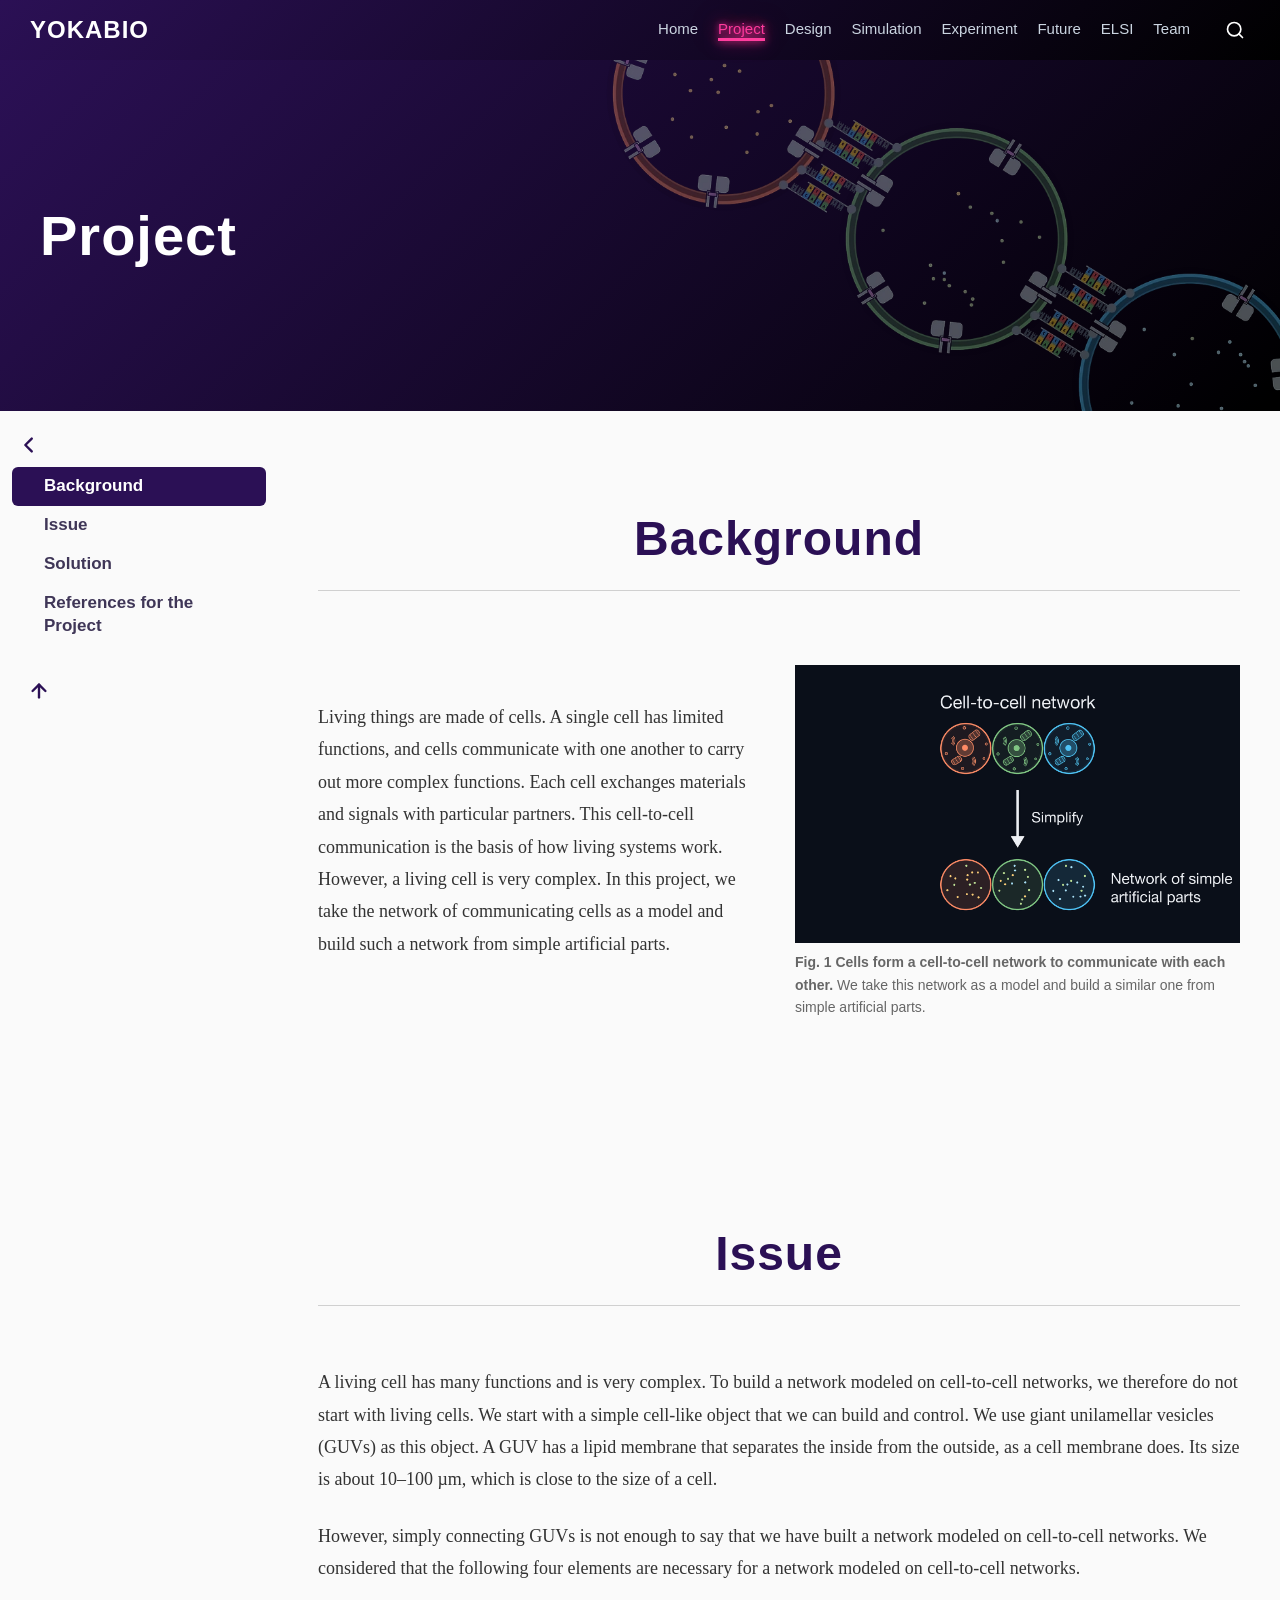
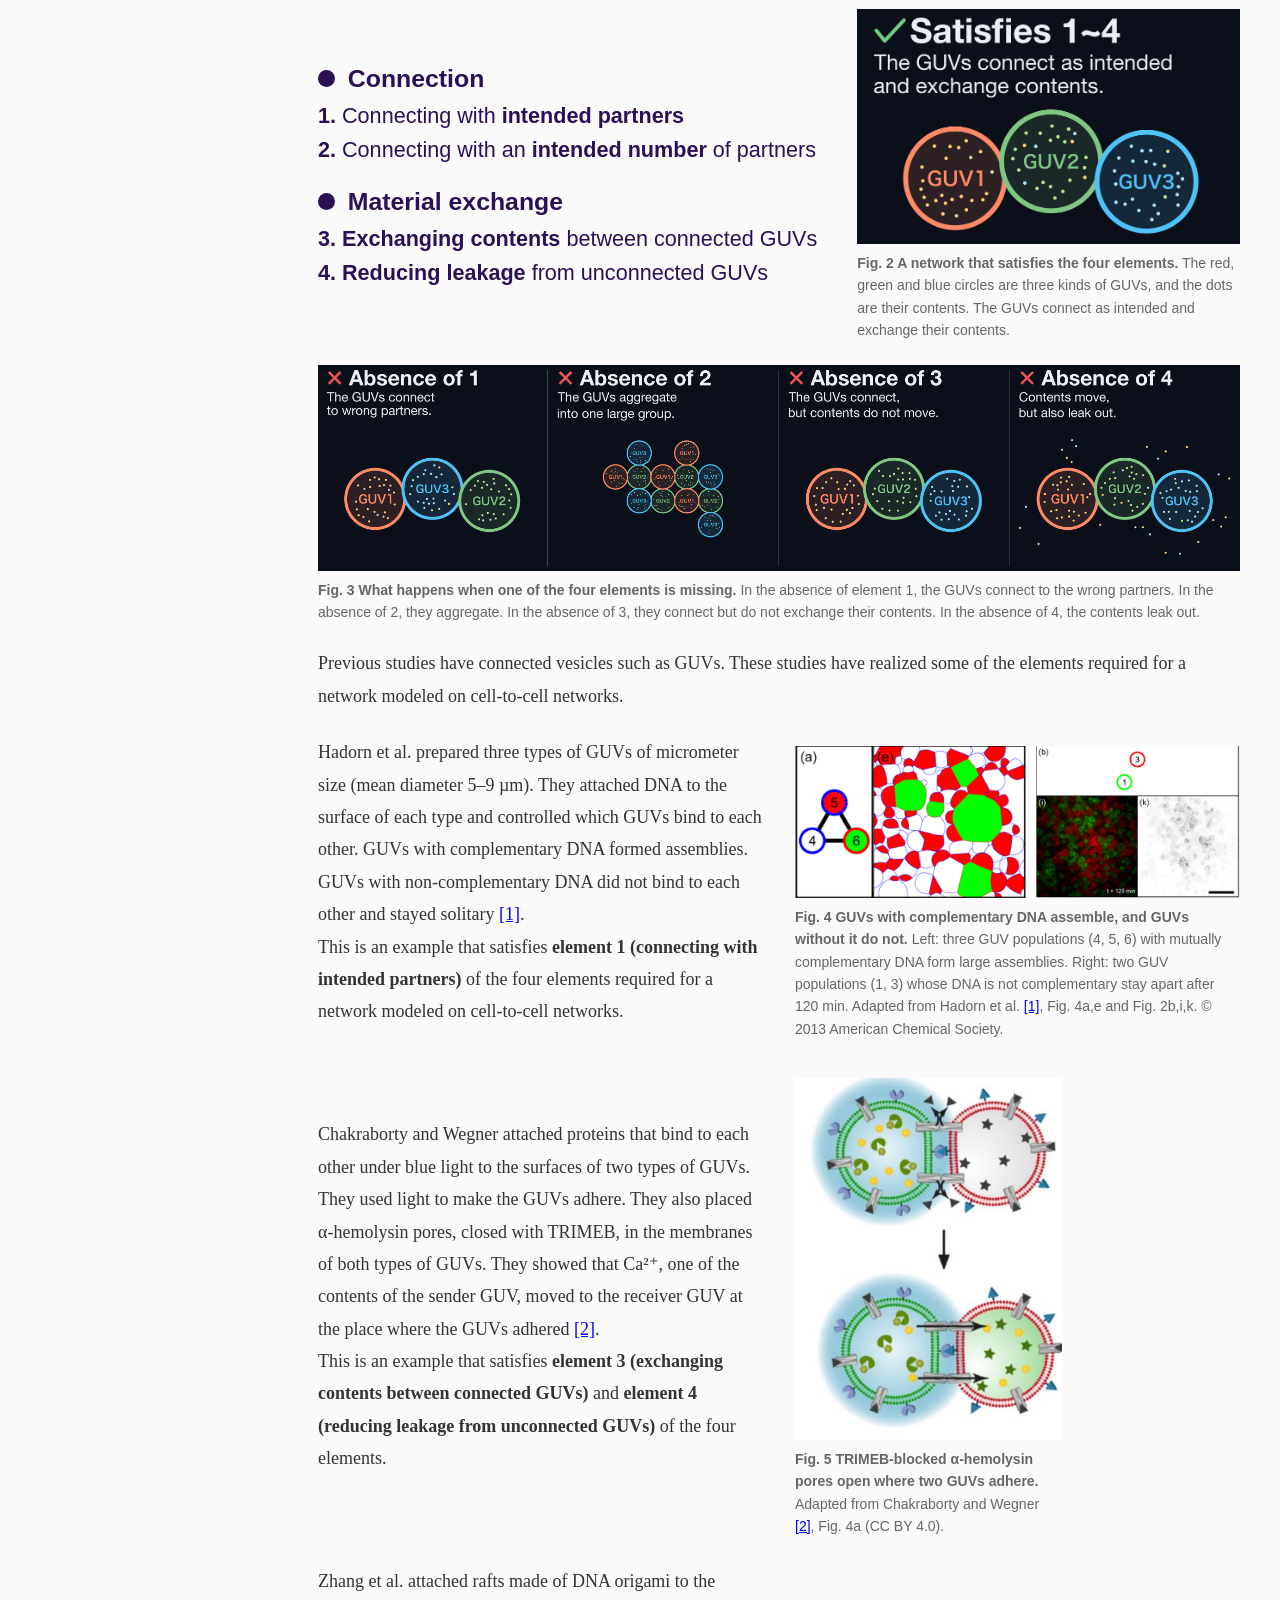
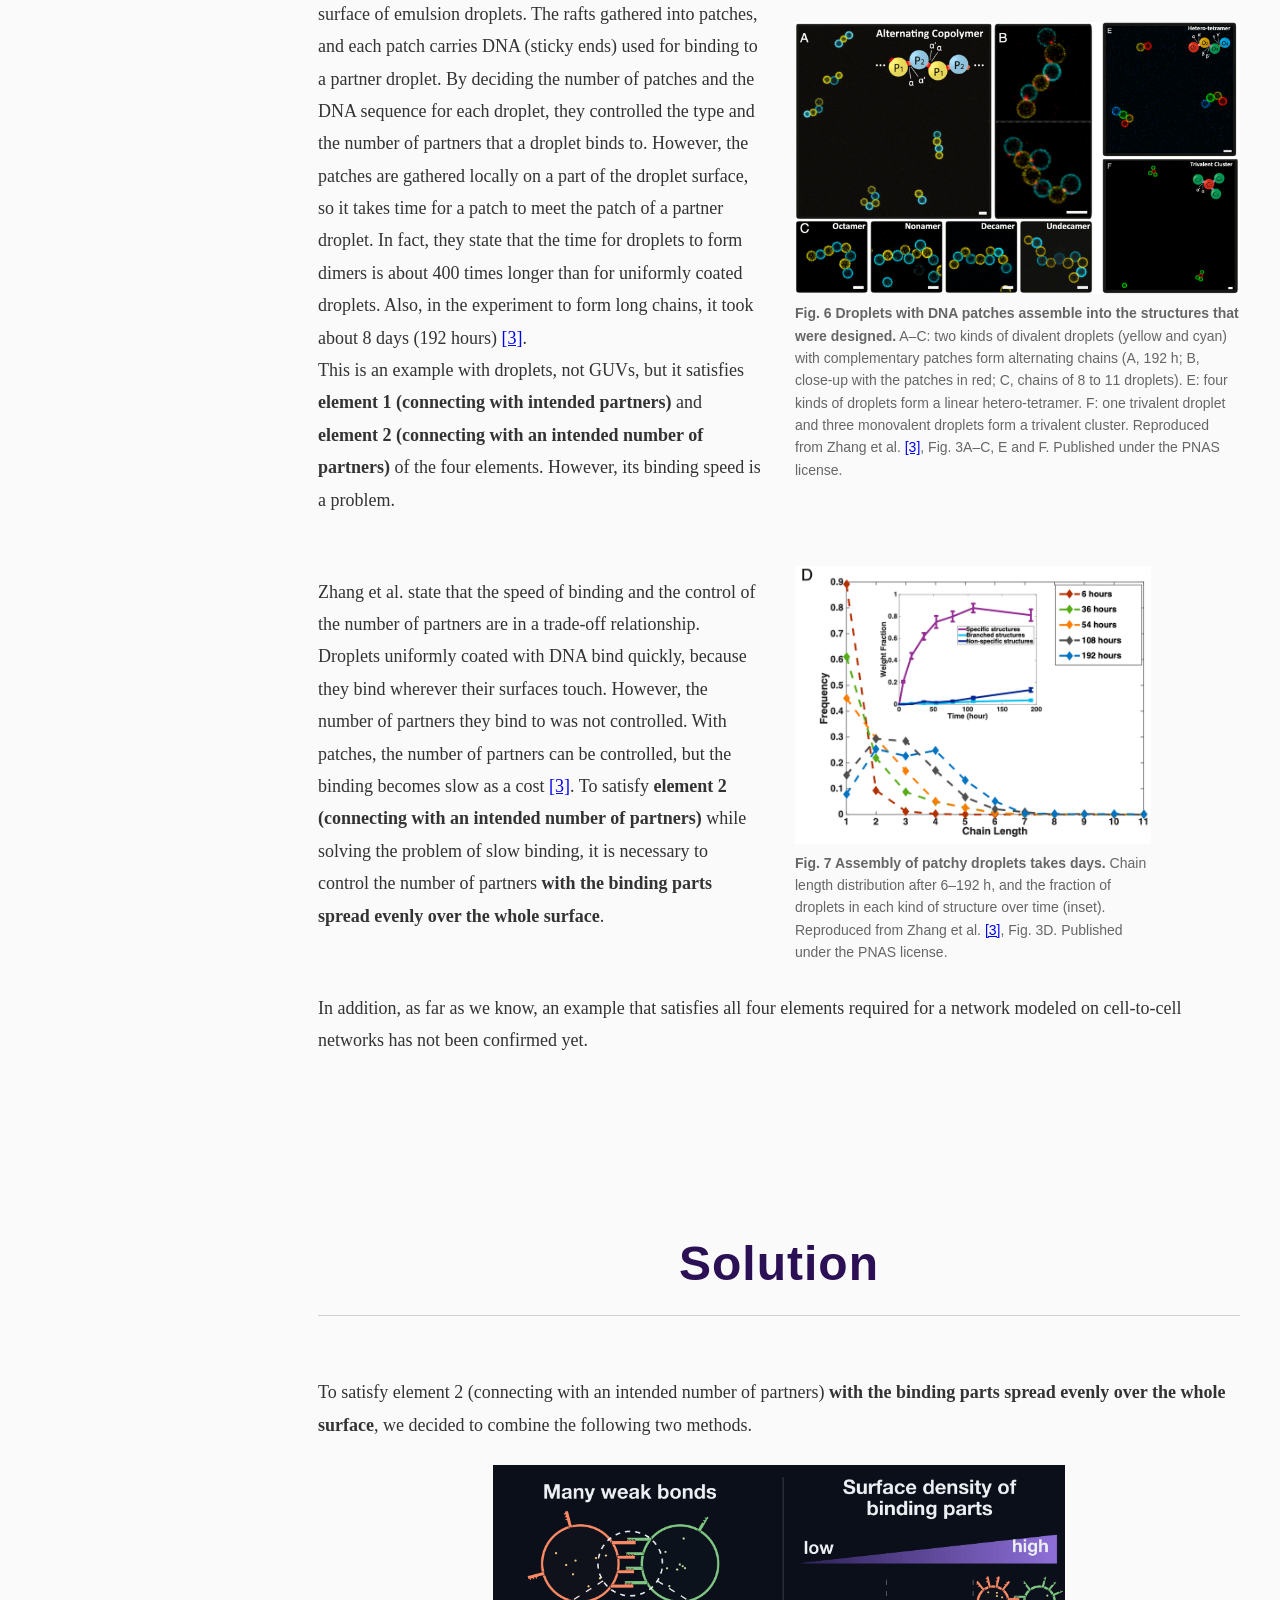
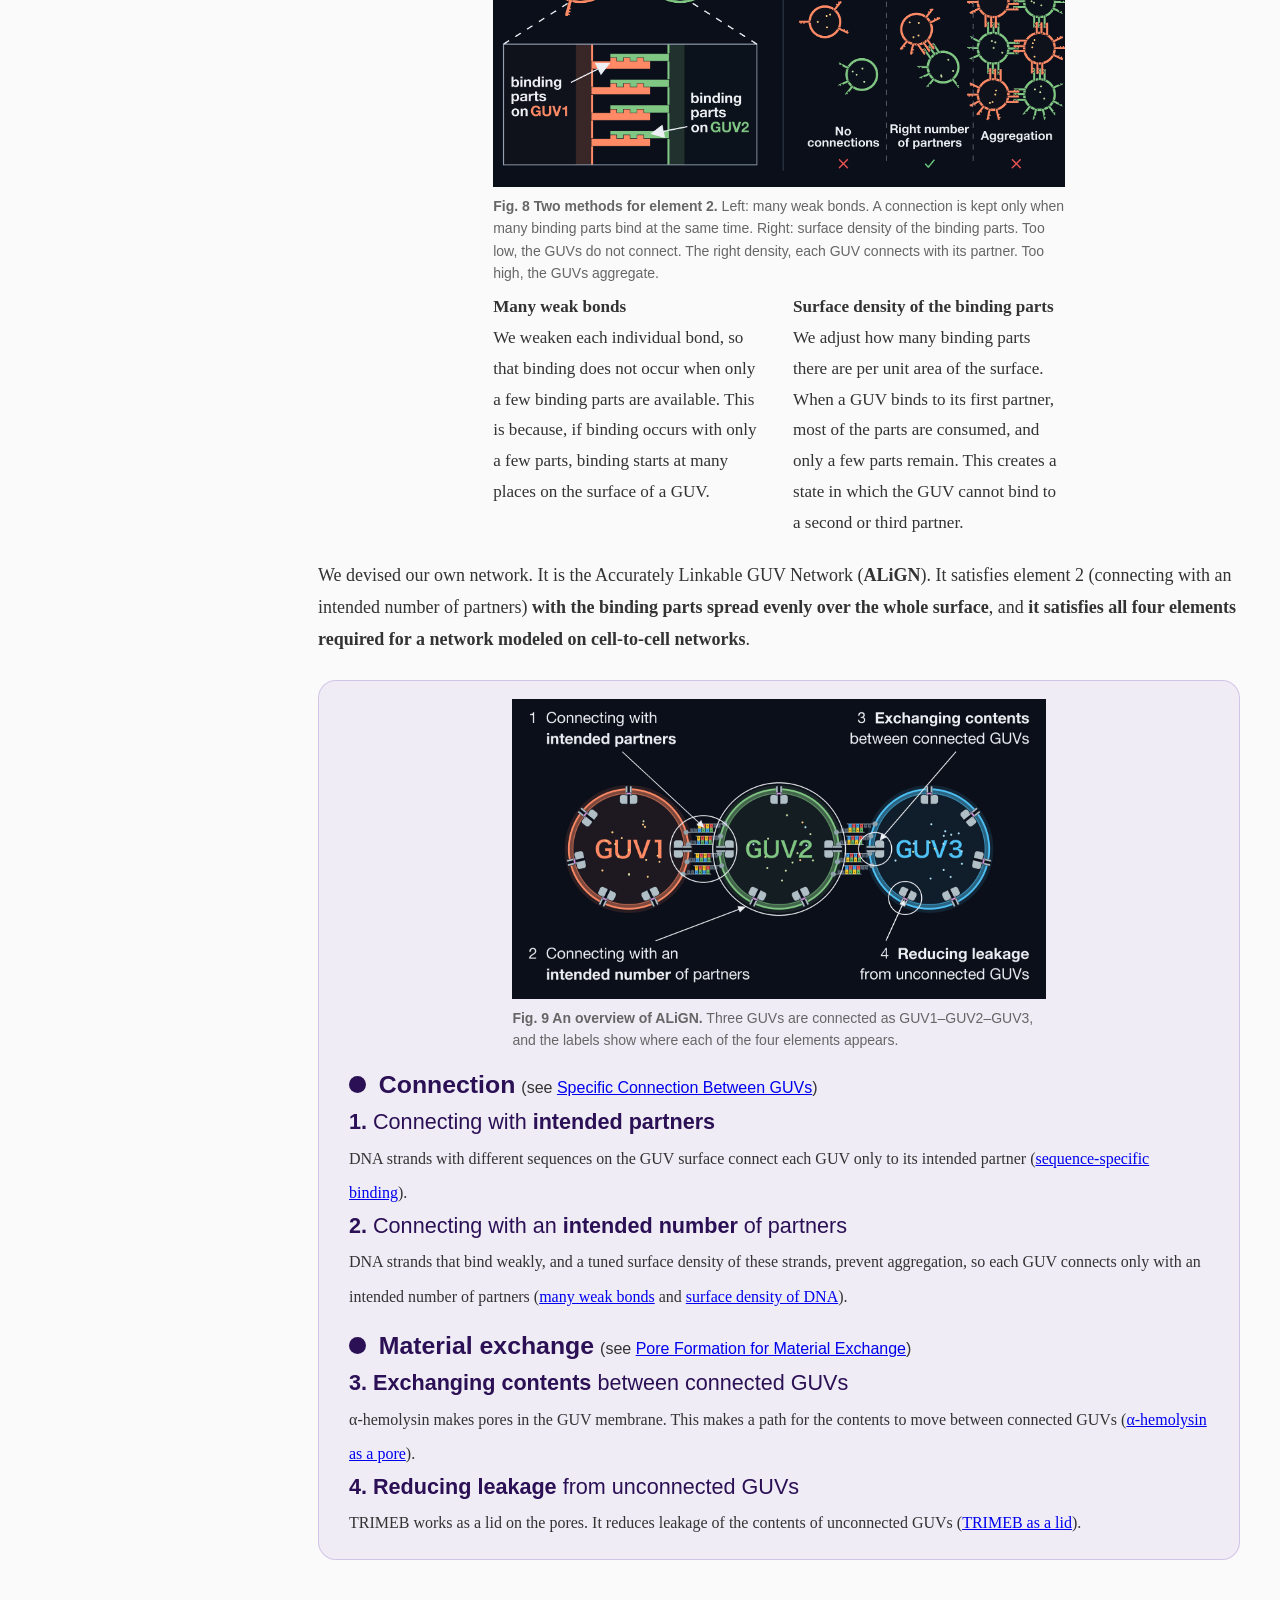
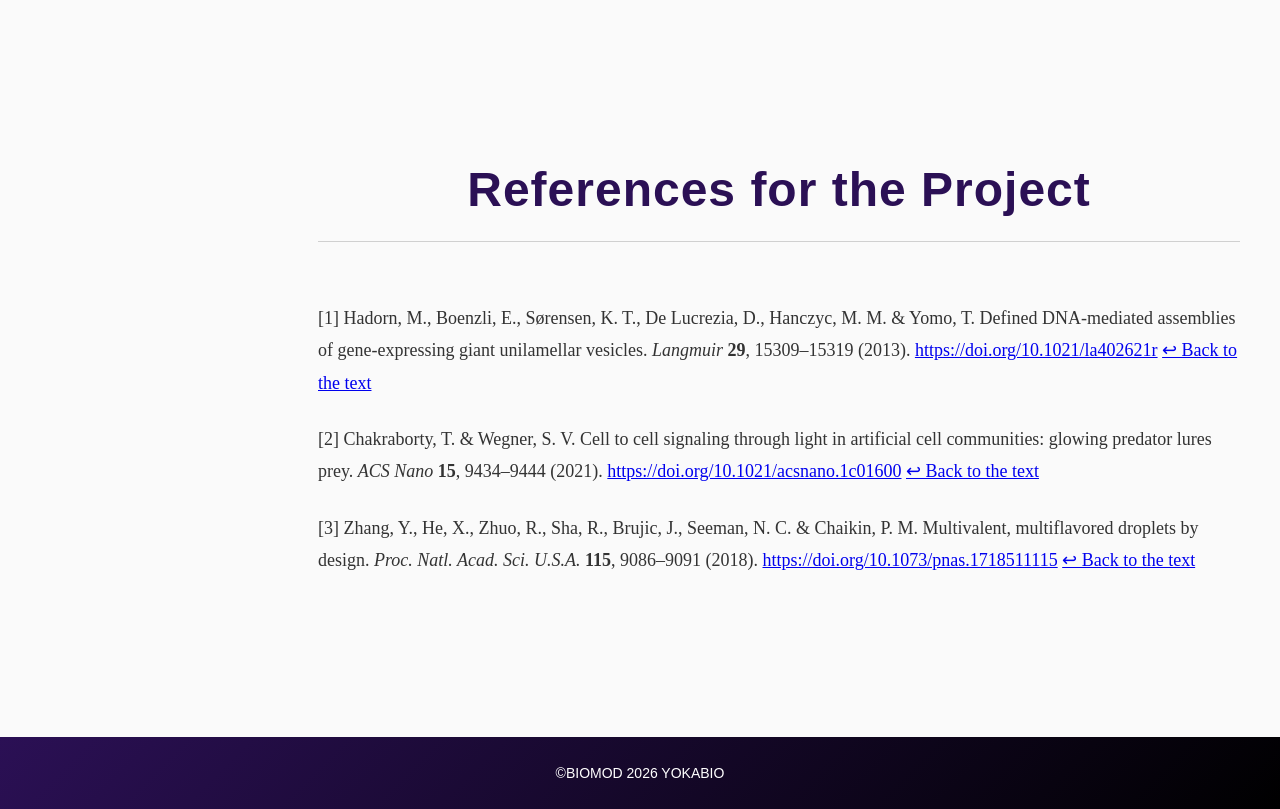
<file: project.html>
<!DOCTYPE html>
<html lang="en">
<head>
    <meta charset="UTF-8">
    <meta name="viewport" content="width=device-width, initial-scale=1.0">
    <title>YOKABIO</title>
    <link rel="stylesheet" href="style.css">
    <!-- 左の目次（項目別ジャンプ）：見出し（h2 / h3）から自動で作られるので、ページを書き換えると、目次も自動で変わる。この1行と、下の toc.js の1行で動く -->
    <link rel="stylesheet" href="toc.css">
</head>
<body>
    <header class="navbar">
        <div class="navbar-left">
            <a href="index.html" class="logo">YOKABIO</a>
        </div>

        <div class="navbar-right">
            <ul class="nav-links">
                <li><a href="index.html">Home</a></li>
                <li><a href="project.html">Project</a></li>
                <li><a href="design.html">Design</a></li>
                <li><a href="simulation.html">Simulation</a></li>
                <li><a href="experiment.html">Experiment</a></li>
                <li><a href="future.html">Future</a></li>
                <li><a href="elsi.html">ELSI</a></li>
                <li><a href="team.html">Team</a></li>
            </ul>

            <div class="search-icon-container">
                <button id="search-toggle-btn" class="search-btn">
                    <svg viewBox="0 0 24 24" width="20" height="20" stroke="currentColor" stroke-width="2" fill="none" stroke-linecap="round" stroke-linejoin="round">
                        <circle cx="11" cy="11" r="8"></circle>
                        <line x1="21" y1="21" x2="16.65" y2="16.65"></line>
                    </svg>
                </button>
            </div>
        </div>
    </header>

    <div id="search-overlay" class="search-overlay hidden">
        <div class="search-input-wrapper">
            <input type="text" id="search-input" placeholder="Search...">
        </div>
        <div id="search-results" class="search-results"></div>
    </div>

    <main class="content float-figs">
        <div class="page-hero-header page-hero-header--with-title page-hero-header--with-image">
            <h1>Project</h1>
            <!-- 帯の右側の飾りの絵（3つのGUVがつながった図）。位置・大きさは style.css の .page-hero-image -->
            <img class="page-hero-image" src="images/home-hero-guv-network-v3.webp" alt="" aria-hidden="true">
        </div>

        <div class="content-section">
            <h2 class="section-title" id="background">Background</h2>
            <div class="content-space">
                <div class="section-text">
                    <div class="study-row">
                        <div class="study-text">
                            <p>
                        Living things are made of cells. A single cell has limited functions, and cells communicate with one another to carry out more complex functions. Each cell exchanges materials and signals with particular partners. This cell-to-cell communication is the basis of how living systems work. However, a living cell is very complex. In this project, we take the network of communicating cells as a model and build such a network from simple artificial parts.
                    </p>
                        </div>
                        <figure>
                        <img src="images/project-cell-network-v7.png" alt="Three connected cells at the top, labeled cell-to-cell network, a downward arrow labeled simplify, and three connected circles labeled network of simple artificial parts below">
                        <figcaption><strong>Fig. 1 Cells form a cell-to-cell network to communicate with each other.</strong> We take this network as a model and build a similar one from simple artificial parts.</figcaption>
                    </figure>
                    </div>
                </div>
            </div>
        </div>

        <div class="content-section">
            <h2 class="section-title" id="issue">Issue</h2>
            <div class="content-space">
                <div class="section-text">
                    <p>
                        A living cell has many functions and is very complex. To build a network modeled on cell-to-cell networks, we therefore do not start with living cells. We start with a simple cell-like object that we can build and control. We use giant unilamellar vesicles (GUVs) as this object. A GUV has a lipid membrane that separates the inside from the outside, as a cell membrane does. Its size is about 10–100 µm, which is close to the size of a cell.
                    </p>

                    <p>
                        However, simply connecting GUVs is not enough to say that we have built a network modeled on cell-to-cell networks. We considered that the following four elements are necessary for a network modeled on cell-to-cell networks.
                    </p>


                    <div class="issue-row">
                        <div class="issue-row-lists">
                        <p class="key-block key-list">
                            <span style="font-size:1.15em;"><strong>Connection</strong></span><br>
                            <strong>1.</strong><span class="key-item"> Connecting with <strong>intended partners</strong></span><br>
                            <strong>2.</strong><span class="key-item"> Connecting with an <strong>intended number</strong> of partners</span>
                        </p>

                        <p class="key-block key-list">
                            <span style="font-size:1.15em;"><strong>Material exchange</strong></span><br>
                            <strong>3.</strong><span class="key-item"> <strong>Exchanging contents</strong> between connected GUVs</span><br>
                            <strong>4.</strong><span class="key-item"> <strong>Reducing leakage</strong> from unconnected GUVs</span>
                        </p>
                        </div>
                        <figure class="issue-row-fig">
                            <img src="images/project-satisfies-v4.png" alt="Three GUVs, GUV1, GUV2 and GUV3, connected in this order and exchanging their contents. The title 'Satisfies 1 to 4' is shown above them, marked with a green check mark.">
                            <figcaption><strong>Fig. 2 A network that satisfies the four elements.</strong> The red, green and blue circles are three kinds of GUVs, and the dots are their contents. The GUVs connect as intended and exchange their contents.</figcaption>
                        </figure>
                    </div>

                    <figure class="fig-full">
                        <img src="images/project-without-elements-v14.png" alt="Four panels side by side showing the cases in the absence of element 1, 2, 3 and 4. Each title is marked with a red cross. The panels for 1, 3 and 4 each show three GUVs; the panel for 2 shows many GUVs in one cluster. In the absence of element 1, the GUVs connect to wrong partners. In the absence of 2, they gather into one large group. In the absence of 3, they connect but their contents do not move. In the absence of 4, contents move but also leak out of the GUVs.">
                        <figcaption><strong>Fig. 3 What happens when one of the four elements is missing.</strong> In the absence of element 1, the GUVs connect to the wrong partners. In the absence of 2, they aggregate. In the absence of 3, they connect but do not exchange their contents. In the absence of 4, the contents leak out.</figcaption>
                    </figure>

                    <p>
                        Previous studies have connected vesicles such as GUVs. These studies have realized some of the elements required for a network modeled on cell-to-cell networks.
                    </p>

                    <div class="study-row">
                        <div class="study-text">
                            <p>
                        Hadorn et al. prepared three types of GUVs of micrometer size (mean diameter 5–9 µm). They attached DNA to the surface of each type and controlled which GUVs bind to each other. GUVs with complementary DNA formed assemblies. GUVs with non-complementary DNA did not bind to each other and stayed solitary <a href="#ref-1" id="cite-1">[1]</a>. <br> This is an example that satisfies <strong>element 1 (connecting with intended partners)</strong> of the four elements required for a network modeled on cell-to-cell networks.
                    </p>
                        </div>
                        <figure>
                        <img src="images/project-prior-hadorn.png" alt="Left: three GUV populations with mutually complementary DNA form large assemblies. Right: two GUV populations whose DNA is not complementary stay apart after 120 minutes.">
                        <figcaption><strong>Fig. 4 GUVs with complementary DNA assemble, and GUVs without it do not.</strong> Left: three GUV populations (4, 5, 6) with mutually complementary DNA form large assemblies. Right: two GUV populations (1, 3) whose DNA is not complementary stay apart after 120 min. Adapted from Hadorn et al. <a href="#ref-1">[1]</a>, Fig. 4a,e and Fig. 2b,i,k. © 2013 American Chemical Society.</figcaption>
                    </figure>
                    </div>

                    
                            <div class="study-row">
<div class="study-text">
<p>
                        Chakraborty and Wegner attached proteins that bind to each other under blue light to the surfaces of two types of GUVs. They used light to make the GUVs adhere. They also placed α-hemolysin pores, closed with TRIMEB, in the membranes of both types of GUVs. They showed that Ca²⁺, one of the contents of the sender GUV, moved to the receiver GUV at the place where the GUVs adhered <a href="#ref-2" id="cite-2">[2]</a>. <br> This is an example that satisfies <strong>element 3 (exchanging contents between connected GUVs)</strong> and <strong>element 4 (reducing leakage from unconnected GUVs)</strong> of the four elements.
                    </p>
</div>
<figure class="fig-narrow">
<img src="images/project-prior-chakraborty-v4.png" alt="Two GUVs adhere and the blockers leave the adhesion site (top); Ca²⁺ then moves from the sender GUV to the receiver GUV through the pores (bottom)">
<figcaption><strong>Fig. 5 TRIMEB-blocked α-hemolysin pores open where two GUVs adhere.</strong> Adapted from Chakraborty and Wegner <a href="#ref-2">[2]</a>, Fig. 4a (CC BY 4.0).</figcaption>
</figure>
</div>

                    <div class="study-row">
                        <div class="study-text">
                            <p>
                        Zhang et al. attached rafts made of DNA origami to the surface of emulsion droplets. The rafts gathered into patches, and each patch carries DNA (sticky ends) used for binding to a partner droplet. By deciding the number of patches and the DNA sequence for each droplet, they controlled the type and the number of partners that a droplet binds to. However, the patches are gathered locally on a part of the droplet surface, so it takes time for a patch to meet the patch of a partner droplet. In fact, they state that the time for droplets to form dimers is about 400 times longer than for uniformly coated droplets. Also, in the experiment to form long chains, it took about 8 days (192 hours) <a href="#ref-3" id="cite-3">[3]</a>. <br> This is an example with droplets, not GUVs, but it satisfies <strong>element 1 (connecting with intended partners)</strong> and <strong>element 2 (connecting with an intended number of partners)</strong> of the four elements. However, its binding speed is a problem.
                    </p>
                        </div>
                        <figure>
                        <img src="images/project-prior-zhang-chains.png" alt="Confocal images of droplets with DNA patches assembled into alternating chains, a linear tetramer of four kinds of droplets, and a trivalent cluster">
                        <figcaption><strong>Fig. 6 Droplets with DNA patches assemble into the structures that were designed.</strong> A–C: two kinds of divalent droplets (yellow and cyan) with complementary patches form alternating chains (A, 192 h; B, close-up with the patches in red; C, chains of 8 to 11 droplets). E: four kinds of droplets form a linear hetero-tetramer. F: one trivalent droplet and three monovalent droplets form a trivalent cluster. Reproduced from Zhang et al. <a href="#ref-3">[3]</a>, Fig. 3A–C, E and F. Published under the PNAS license.</figcaption>
                    </figure>
                    </div>

                    <div class="study-row">
                        <div class="study-text">
                            <p>
                        Zhang et al. state that the speed of binding and the control of the number of partners are in a trade-off relationship. Droplets uniformly coated with DNA bind quickly, because they bind wherever their surfaces touch. However, the number of partners they bind to was not controlled. With patches, the number of partners can be controlled, but the binding becomes slow as a cost <a href="#ref-3">[3]</a>. To satisfy <strong>element 2 (connecting with an intended number of partners)</strong> while solving the problem of slow binding, it is necessary to control the number of partners <strong>with the binding parts spread evenly over the whole surface</strong>.
                    </p>
                        </div>
                        <figure class="fig-narrow fig-xs">
                        <img src="images/project-prior-zhang-time.png" alt="Chain length distribution of patchy droplets after 6 to 192 hours, with the fraction of droplets in each kind of structure over time in the inset">
                        <figcaption><strong>Fig. 7 Assembly of patchy droplets takes days.</strong> Chain length distribution after 6–192 h, and the fraction of droplets in each kind of structure over time (inset). Reproduced from Zhang et al. <a href="#ref-3">[3]</a>, Fig. 3D. Published under the PNAS license.</figcaption>
                    </figure>
                    </div>

                    <p>
                        In addition, as far as we know, an example that satisfies all four elements required for a network modeled on cell-to-cell networks has not been confirmed yet.
                    </p>
                </div>
            </div>
        </div>

        <div class="content-section">
            <h2 class="section-title" id="solution">Solution</h2>
            <div class="content-space">
                <div class="section-text">
                    <p>
                        To satisfy element 2 (connecting with an intended number of partners) <strong>with the binding parts spread evenly over the whole surface</strong>, we decided to combine the following two methods.
                    </p>

                    <div class="el2-block">
                        <figure class="fig-block">
                            <img src="images/project-element2-v8.png" alt="Left: two GUVs joined by many weak bonds between their binding parts, with an enlarged view. Right: with low surface density of binding parts the GUVs do not connect, with the right density each GUV has its partner, and with high density the GUVs aggregate. The three cases are marked with a red cross, a green check mark and a red cross, respectively.">
                            <figcaption><strong>Fig. 8 Two methods for element 2.</strong> Left: many weak bonds. A connection is kept only when many binding parts bind at the same time. Right: surface density of the binding parts. Too low, the GUVs do not connect. The right density, each GUV connects with its partner. Too high, the GUVs aggregate.</figcaption>
                        </figure>
                        <div class="el2-cols">
                            <p>
                                <strong>Many weak bonds</strong><br>
                                We weaken each individual bond, so that binding does not occur when only a few binding parts are available. This is because, if binding occurs with only a few parts, binding starts at many places on the surface of a GUV.
                            </p>
                            <p>
                                <strong>Surface density of the binding parts</strong><br>
                                We adjust how many binding parts there are per unit area of the surface. When a GUV binds to its first partner, most of the parts are consumed, and only a few parts remain. This creates a state in which the GUV cannot bind to a second or third partner.
                            </p>
                        </div>
                    </div>

                            <p>
                        We devised our own network. It is the Accurately Linkable GUV Network (<strong>ALiGN</strong>). It satisfies element 2 (connecting with an intended number of partners) <strong>with the binding parts spread evenly over the whole surface</strong>, and <strong>it satisfies all four elements required for a network modeled on cell-to-cell networks</strong>.
                    </p>


                        

                    <div class="key-box">
                    <figure class="fig-hero fig-hero-lg">
                        <img src="images/design-align-overview-v8.png" alt="Three connected GUVs (GUV1, GUV2, GUV3) with the four elements of ALiGN marked by circles and labels">
                        <figcaption><strong>Fig. 9 An overview of ALiGN.</strong> Three GUVs are connected as GUV1–GUV2–GUV3, and the labels show where each of the four elements appears.</figcaption>
                    </figure>

                    <p class="key-block key-list">
                        <span style="font-size:1.15em;"><strong>Connection</strong></span> <span class="key-see">(see <a href="design.html#specific-connection">Specific Connection Between GUVs</a>)</span><br>
                        <strong>1.</strong><span class="key-item"> Connecting with <strong>intended partners</strong></span><br> <span class="key-note">DNA strands with different sequences on the GUV surface connect each GUV only to its intended partner (<a href="design.html#sequence-specific-binding">sequence-specific binding</a>).</span><br>
                        <strong>2.</strong><span class="key-item"> Connecting with an <strong>intended number</strong> of partners</span><br> <span class="key-note">DNA strands that bind weakly, and a tuned surface density of these strands, prevent aggregation, so each GUV connects only with an intended number of partners (<a href="design.html#weak-binding-method">many weak bonds</a> and <a href="design.html#surface-density-control">surface density of DNA</a>).</span>
                    </p>

                    <p class="key-block key-list">
                        <span style="font-size:1.15em;"><strong>Material exchange</strong></span> <span class="key-see">(see <a href="design.html#pore-formation">Pore Formation for Material Exchange</a>)</span><br>
                        <strong>3.</strong><span class="key-item"> <strong>Exchanging contents</strong> between connected GUVs</span><br> <span class="key-note">α-hemolysin makes pores in the GUV membrane. This makes a path for the contents to move between connected GUVs (<a href="design.html#alpha-hemolysin">α-hemolysin as a pore</a>).</span><br>
                        <strong>4.</strong><span class="key-item"> <strong>Reducing leakage</strong> from unconnected GUVs</span><br> <span class="key-note">TRIMEB works as a lid on the pores. It reduces leakage of the contents of unconnected GUVs (<a href="design.html#trimeb-lid">TRIMEB as a lid</a>).</span>
                    </p>
                    </div>

                    <!-- ▼ 4 つの達成項目それぞれの成果 (achievements) は、実験結果が出たらここに書く -->
                </div>
            </div>
        </div>

        <div class="content-section">
            <h2 class="section-title" id="project-references">References for the Project</h2>
            <div class="content-space">
                <div class="section-text">
                    <p id="ref-1">
                        [1] Hadorn, M., Boenzli, E., Sørensen, K. T., De Lucrezia, D., Hanczyc, M. M. &amp; Yomo, T.
                        Defined DNA-mediated assemblies of gene-expressing giant unilamellar vesicles.
                        <em>Langmuir</em> <strong>29</strong>, 15309–15319 (2013).
                        <a href="https://doi.org/10.1021/la402621r">https://doi.org/10.1021/la402621r</a>
                        <a href="#cite-1">↩ Back to the text</a>
                    </p>

                    <p id="ref-2">
                        [2] Chakraborty, T. &amp; Wegner, S. V.
                        Cell to cell signaling through light in artificial cell communities: glowing predator lures prey.
                        <em>ACS Nano</em> <strong>15</strong>, 9434–9444 (2021).
                        <a href="https://doi.org/10.1021/acsnano.1c01600">https://doi.org/10.1021/acsnano.1c01600</a>
                        <a href="#cite-2">↩ Back to the text</a>
                    </p>

                    <p id="ref-3">
                        [3] Zhang, Y., He, X., Zhuo, R., Sha, R., Brujic, J., Seeman, N. C. &amp; Chaikin, P. M.
                        Multivalent, multiflavored droplets by design.
                        <em>Proc. Natl. Acad. Sci. U.S.A.</em> <strong>115</strong>, 9086–9091 (2018).
                        <a href="https://doi.org/10.1073/pnas.1718511115">https://doi.org/10.1073/pnas.1718511115</a>
                        <a href="#cite-3">↩ Back to the text</a>
                    </p>
                </div>
            </div>
        </div>
    </main>

    <footer class="site-footer">
        <p>&copy;BIOMOD 2026 YOKABIO</p>
    </footer>

    <script src="script.js"></script>
    <script src="toc.js"></script>
</body>
</html>
</file>
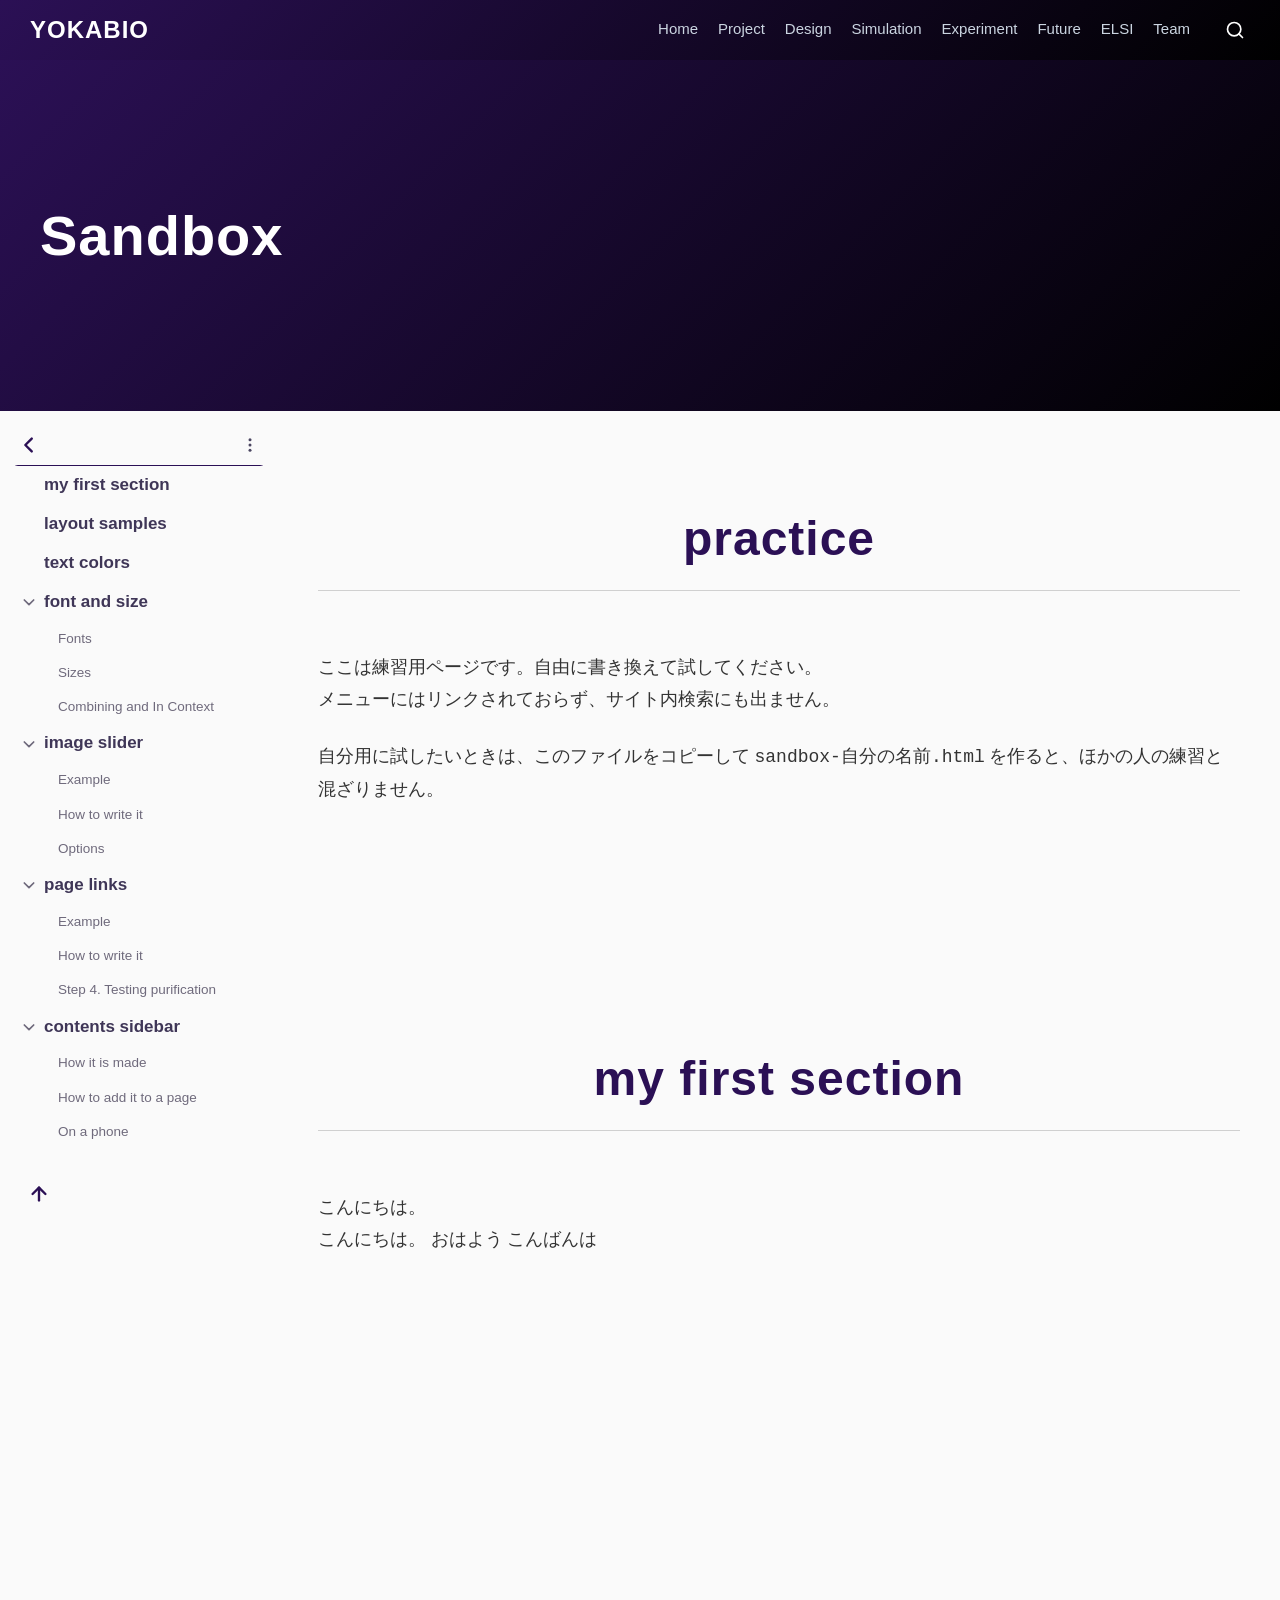
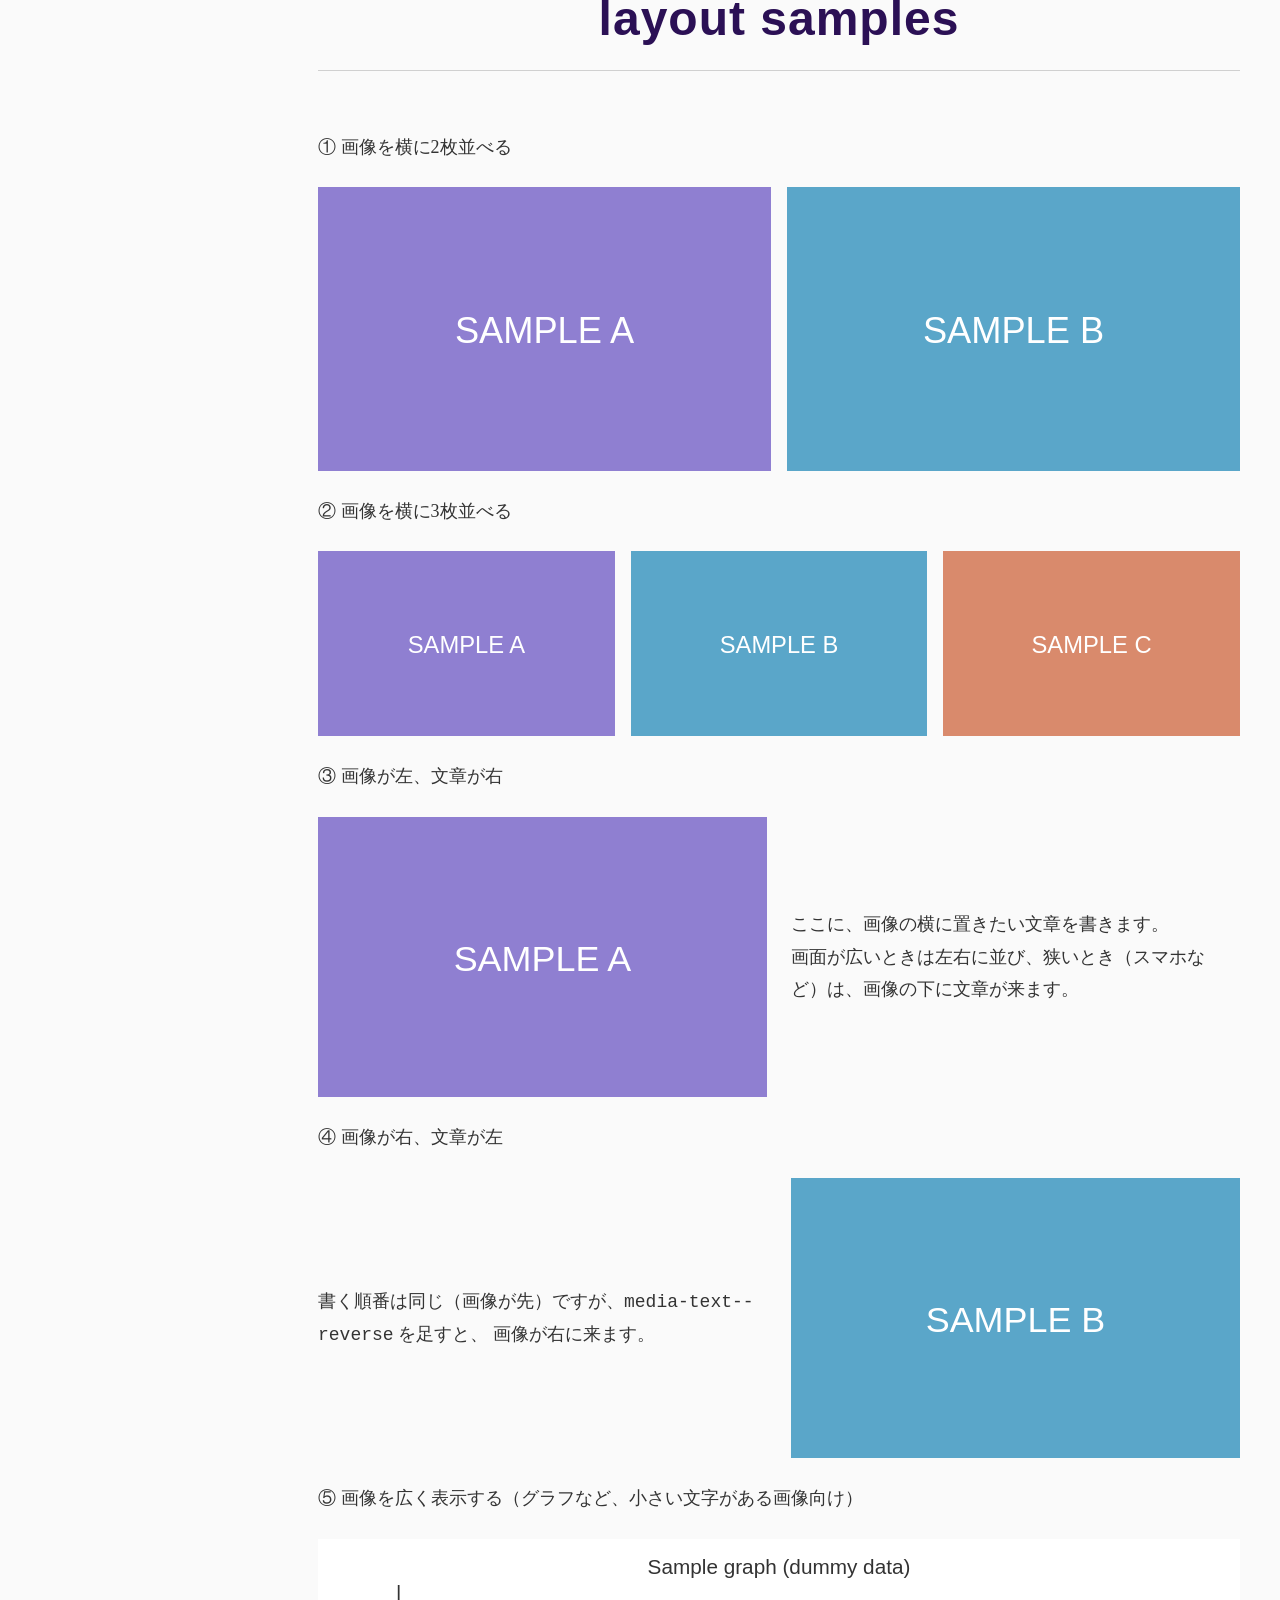
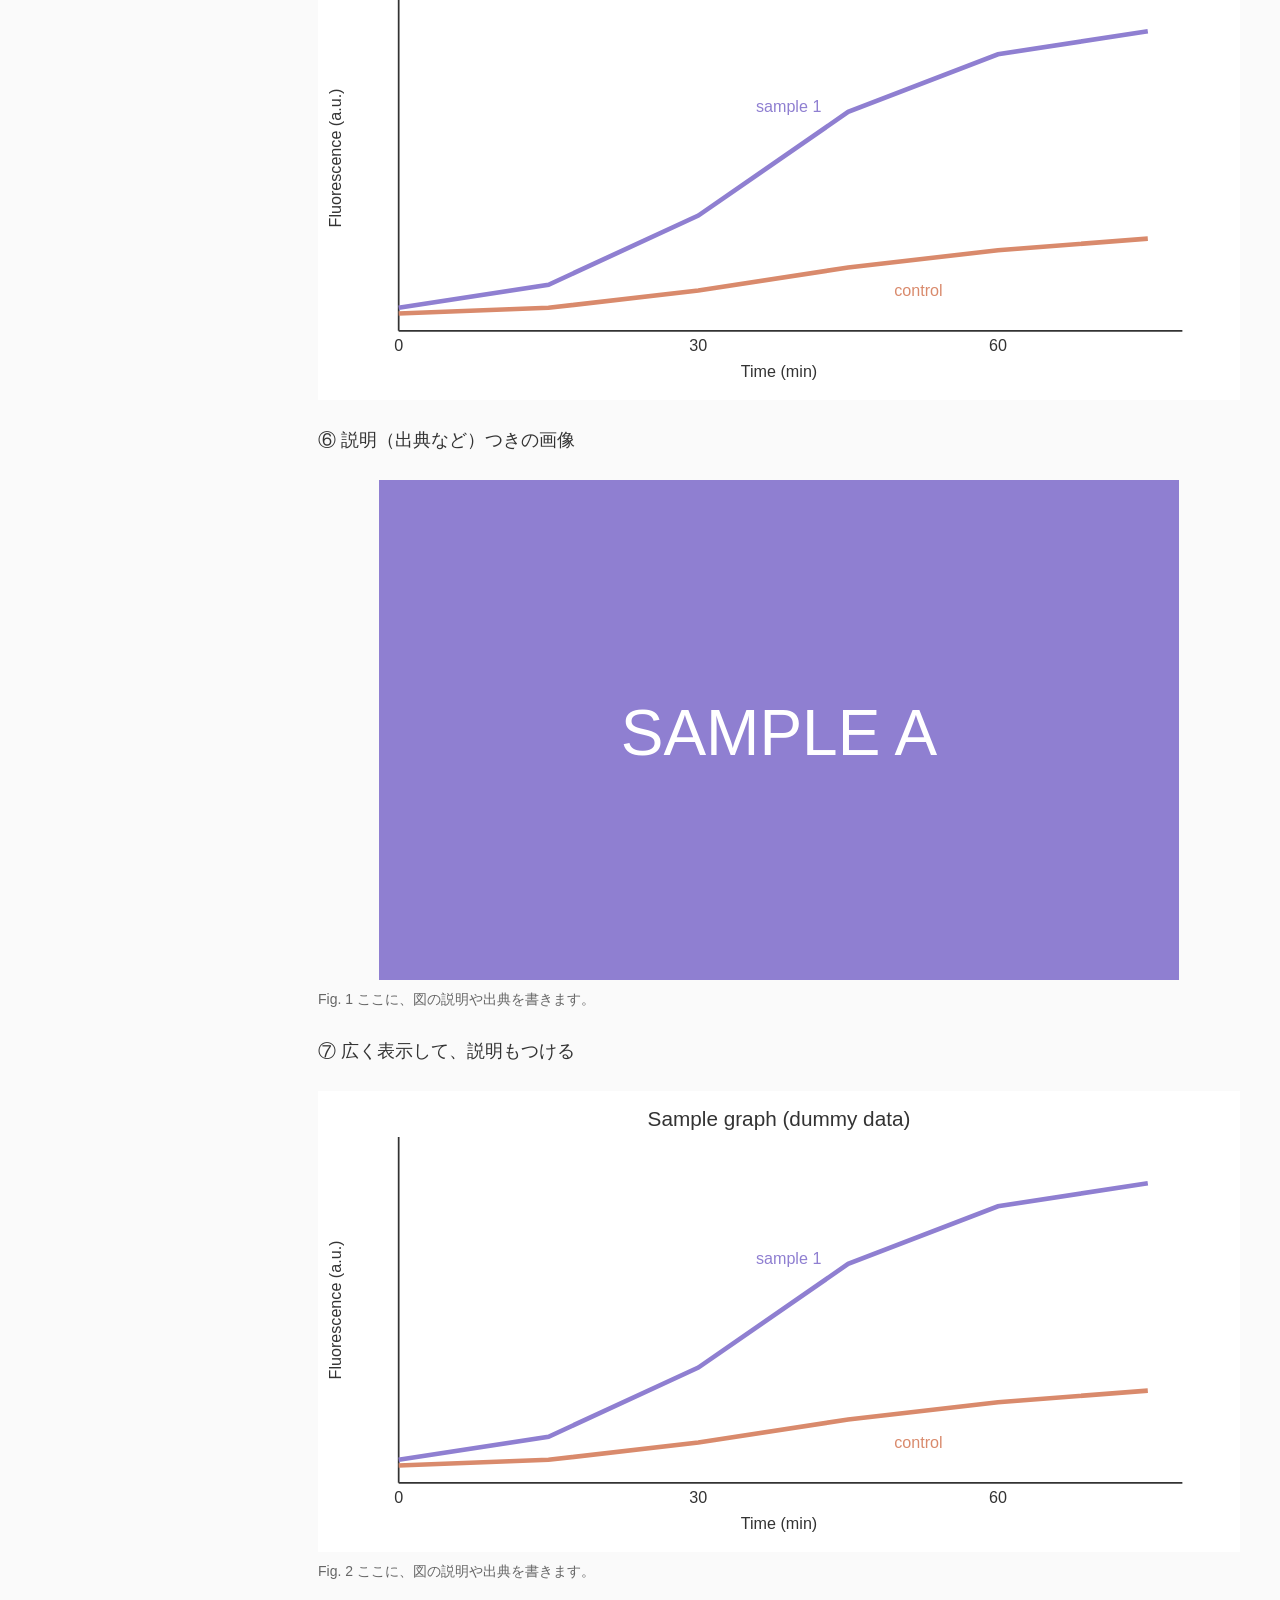
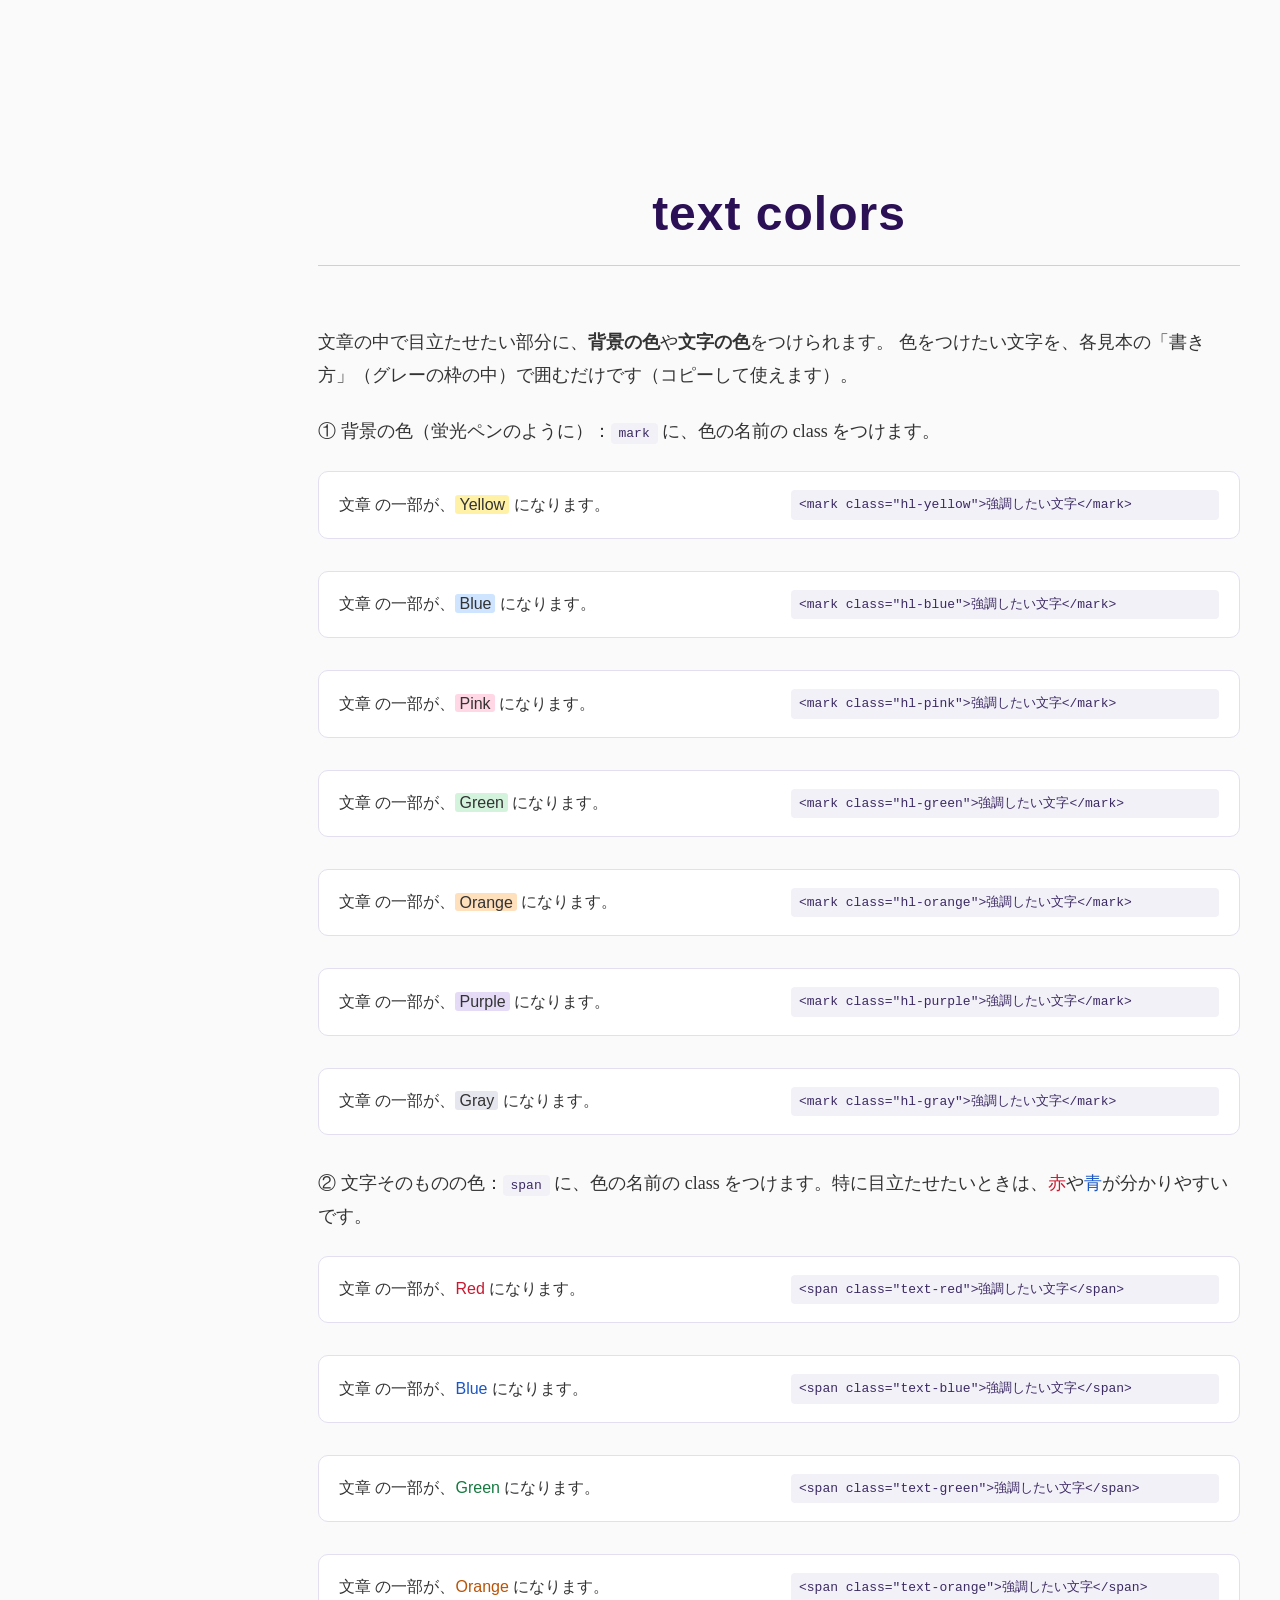
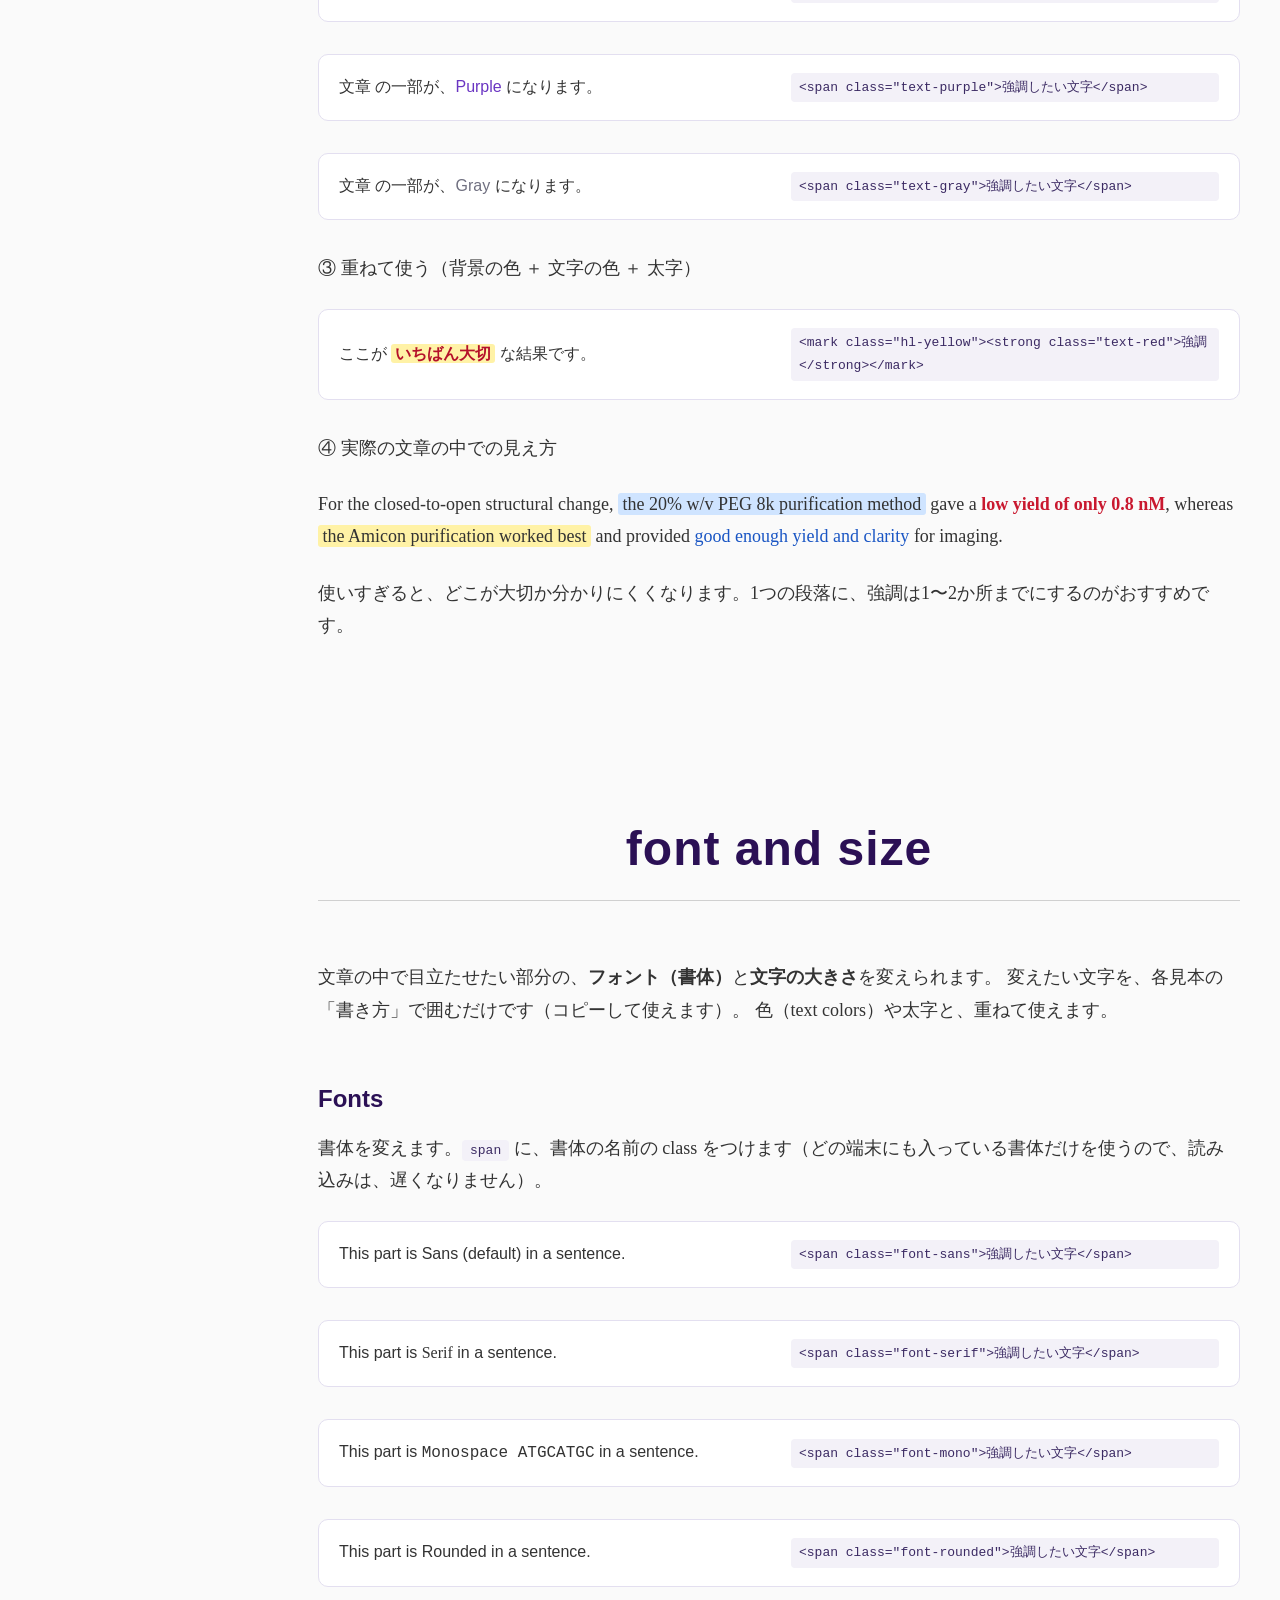
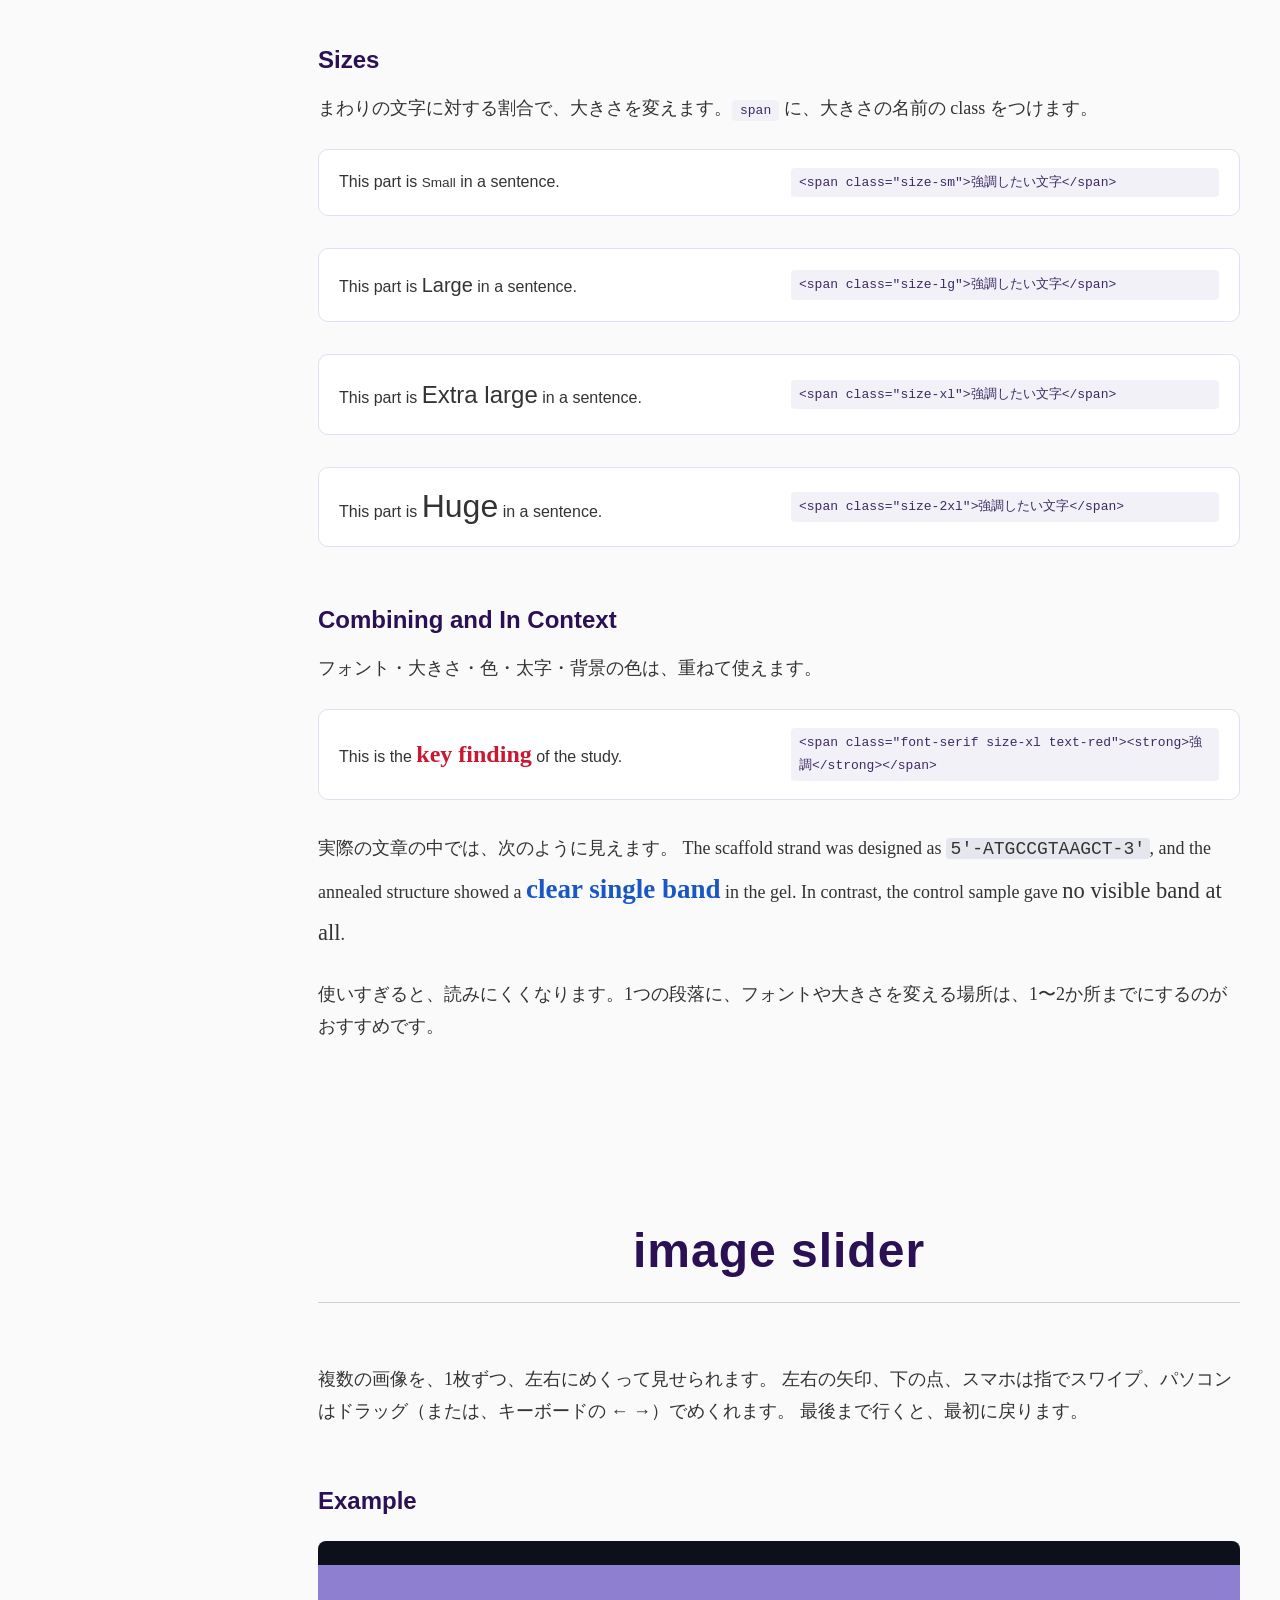
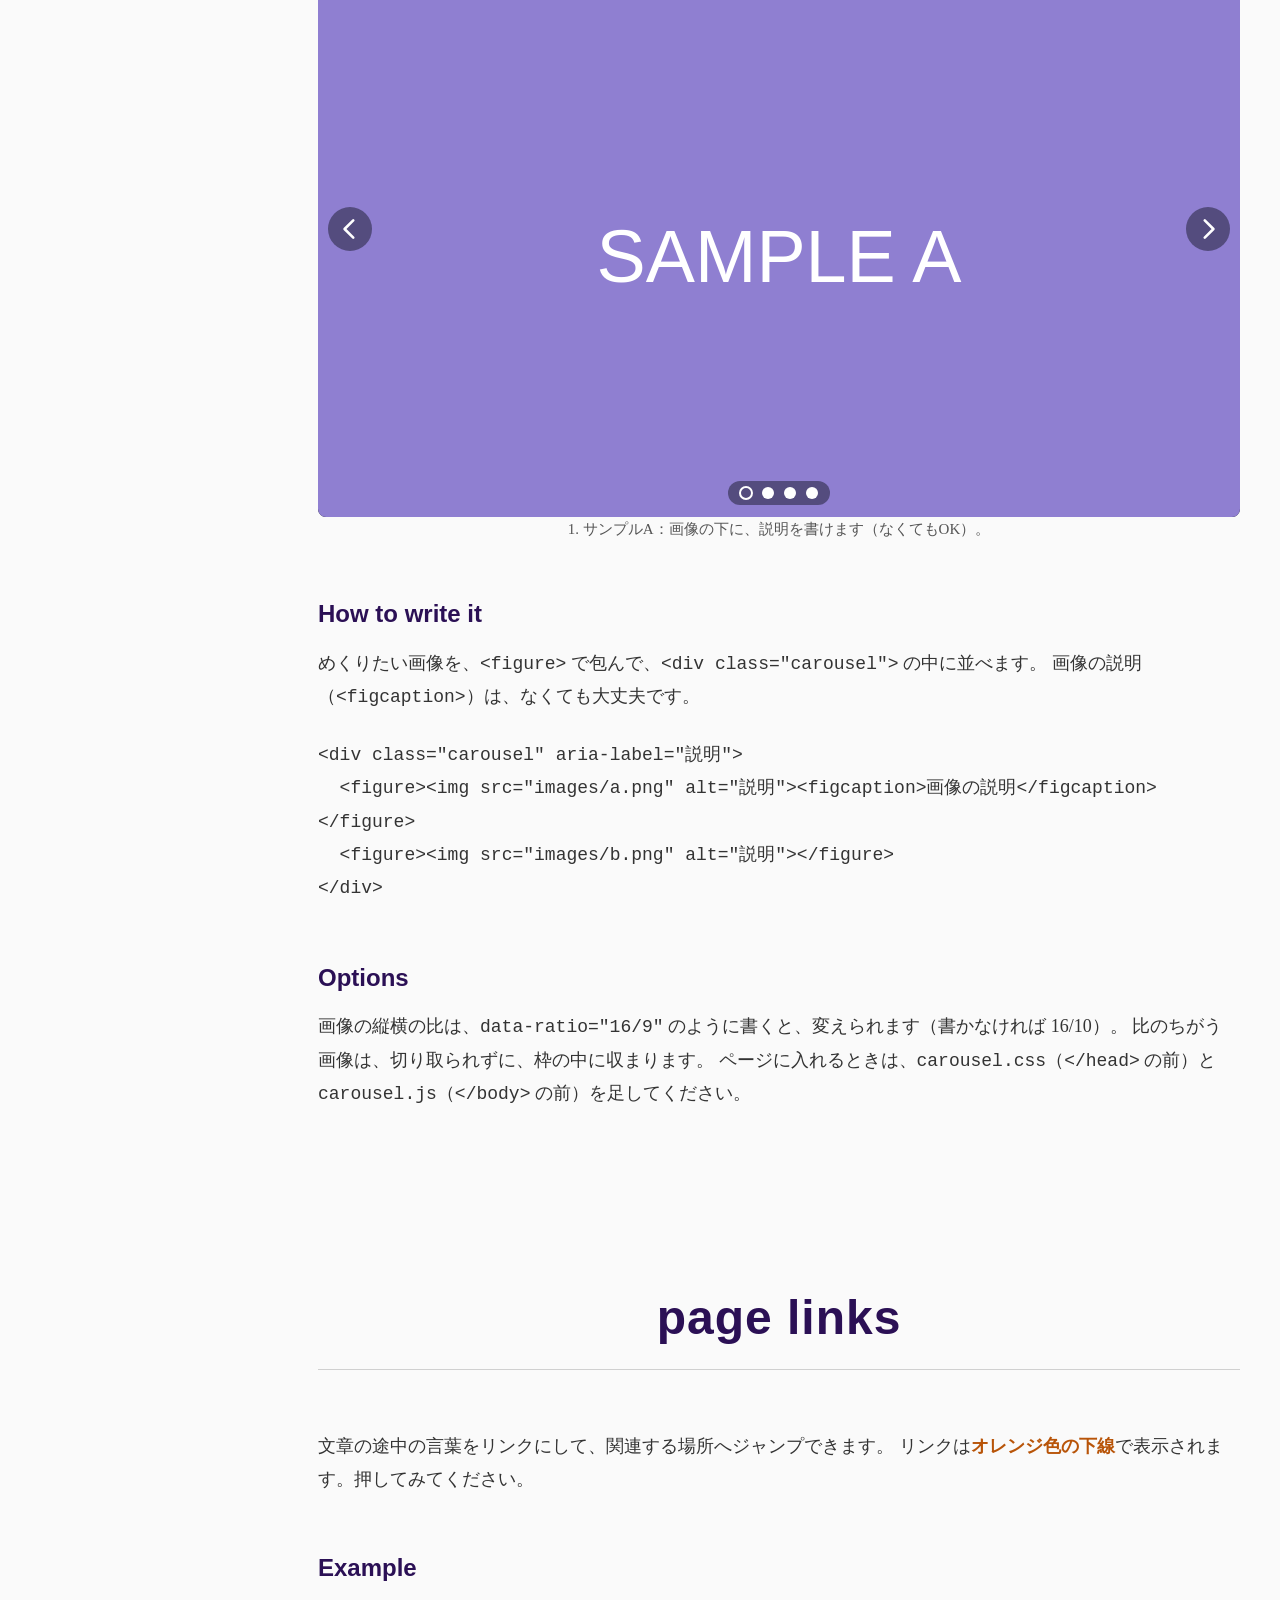
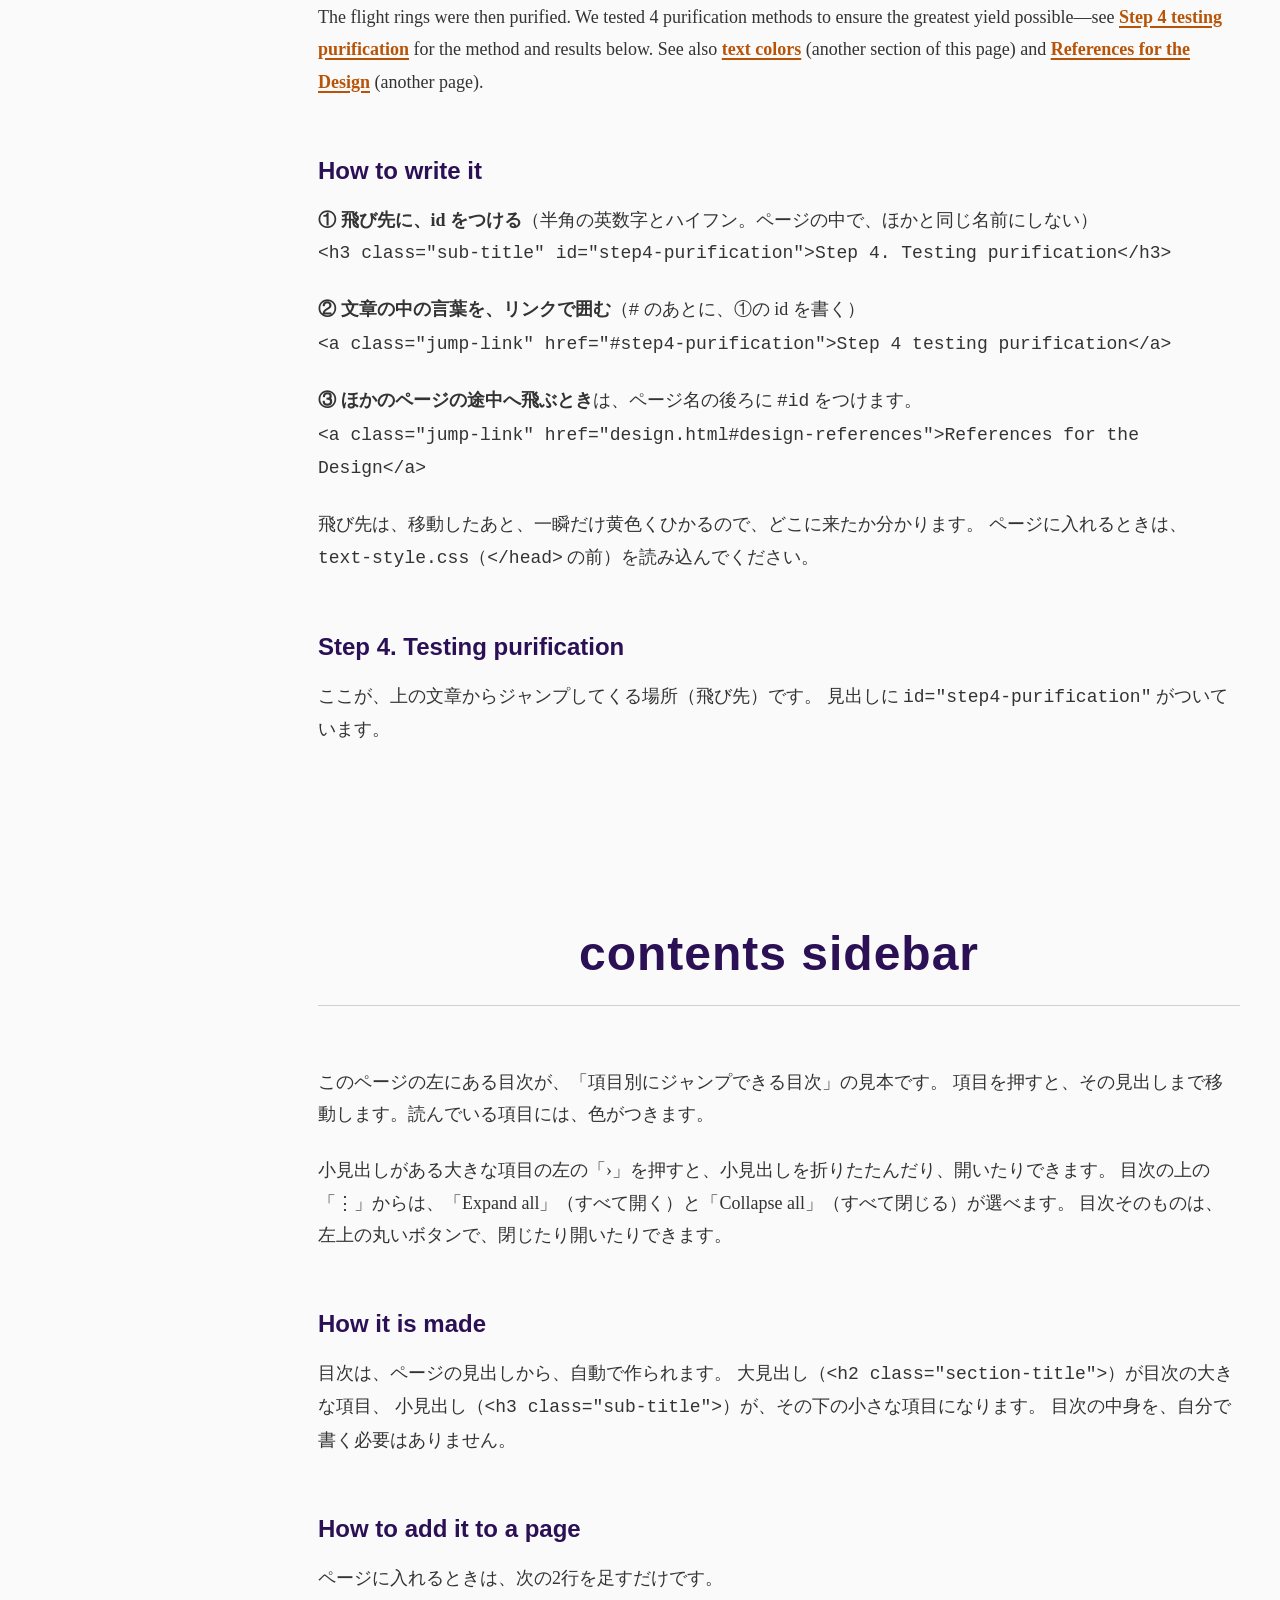
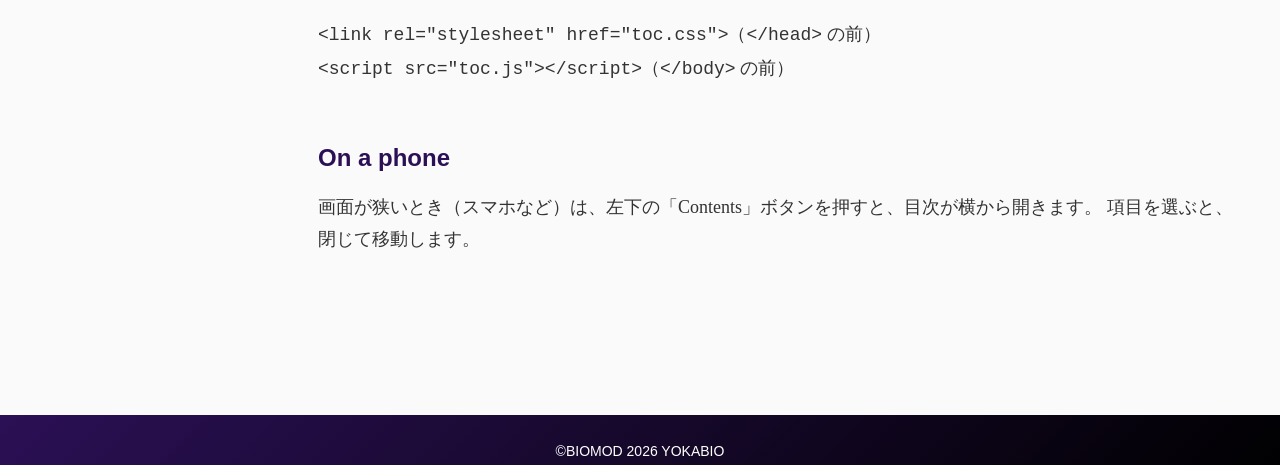
<file: sandbox.html>
<!DOCTYPE html>
<html lang="en">
<head>
    <meta charset="UTF-8">
    <meta name="viewport" content="width=device-width, initial-scale=1.0">
    <!-- 練習用ページ：検索エンジンに載せない -->
    <meta name="robots" content="noindex, nofollow">
    <title>Sandbox - YOKABIO</title>
    <link rel="stylesheet" href="style.css">
    <!-- 練習用CSS：デザインを試すときは sandbox.css に書く（本物のページには影響しない） -->
    <link rel="stylesheet" href="sandbox.css">
    <!-- 文章の強調（背景の色・文字の色）：下の「text colors」の見本で使う。本物のページに入れるときも、この1行を足すだけ -->
    <link rel="stylesheet" href="text-style.css">
    <!-- 画像を左右にめくるスライダー：下の「image slider」の見本で使う。本物のページに入れるときも、この1行（carousel.css）と、下の carousel.js の1行を足すだけ -->
    <link rel="stylesheet" href="carousel.css">
    <!-- ページ左の目次（項目別ジャンプ）：見出しから、自動で作られる。本物のページに入れるときも、この1行（toc.css）と、下の toc.js の1行を足すだけ -->
    <link rel="stylesheet" href="toc.css">
</head>
<body>
    <header class="navbar">
        <div class="navbar-left">
            <a href="index.html" class="logo">YOKABIO</a>
        </div>

        <div class="navbar-right">
            <ul class="nav-links">
                <li><a href="index.html">Home</a></li>
                <li><a href="project.html">Project</a></li>
                <li><a href="design.html">Design</a></li>
                <li><a href="simulation.html">Simulation</a></li>
                <li><a href="experiment.html">Experiment</a></li>
                <li><a href="future.html">Future</a></li>
                <li><a href="elsi.html">ELSI</a></li>
                <li><a href="team.html">Team</a></li>
            </ul>

            <div class="search-icon-container">
                <button id="search-toggle-btn" class="search-btn">
                    <svg viewBox="0 0 24 24" width="20" height="20" stroke="currentColor" stroke-width="2" fill="none" stroke-linecap="round" stroke-linejoin="round">
                        <circle cx="11" cy="11" r="8"></circle>
                        <line x1="21" y1="21" x2="16.65" y2="16.65"></line>
                    </svg>
                </button>
            </div>
        </div>
    </header>

    <div id="search-overlay" class="search-overlay hidden">
        <div class="search-input-wrapper">
            <input type="text" id="search-input" placeholder="Search...">
        </div>
        <div id="search-results" class="search-results"></div>
    </div>

    <main class="content">
        <div class="page-hero-header page-hero-header--with-title">
            <h1>Sandbox</h1>
        </div>

        <!-- ▼ ここから下は自由に書き換えて試してください ▼ -->
        <div class="content-section">
            <h2 class="section-title">practice</h2>
            <div class="content-space">
                <div class="section-text">
                    <p>
                        ここは練習用ページです。自由に書き換えて試してください。<br>
                        メニューにはリンクされておらず、サイト内検索にも出ません。
                    </p>
                    <p>
                        自分用に試したいときは、このファイルをコピーして
                        <code>sandbox-自分の名前.html</code> を作ると、ほかの人の練習と混ざりません。
                    </p>
                    
                </div>
            </div>
        </div>
        <div class="content-section">
            <h2 class="section-title">my first section</h2>
            <div class="content-space">
                <div class="section-text">
                    <p>
                        こんにちは。<br>
                        こんにちは。
                        おはよう
                        こんばんは
                    </p>
                </div>
            </div>
        </div>
        <!-- レイアウトの見本（コピーして使えます。不要になったら、この <div class="content-section"> ごと消してOK） -->
        <div class="content-section">
            <h2 class="section-title">layout samples</h2>
            <div class="content-space">
                <div class="section-text">
                    <p>① 画像を横に2枚並べる</p>
                    <div class="media-row">
                        <img src="images/sample-a.svg" alt="サンプルA">
                        <img src="images/sample-b.svg" alt="サンプルB">
                    </div>

                    <p>② 画像を横に3枚並べる</p>
                    <div class="media-row">
                        <img src="images/sample-a.svg" alt="サンプルA">
                        <img src="images/sample-b.svg" alt="サンプルB">
                        <img src="images/sample-c.svg" alt="サンプルC">
                    </div>

                    <p>③ 画像が左、文章が右</p>
                    <div class="media-text">
                        <img src="images/sample-a.svg" alt="サンプルA">
                        <div>
                            <p>
                                ここに、画像の横に置きたい文章を書きます。<br>
                                画面が広いときは左右に並び、狭いとき（スマホなど）は、画像の下に文章が来ます。
                            </p>
                        </div>
                    </div>

                    <p>④ 画像が右、文章が左</p>
                    <div class="media-text media-text--reverse">
                        <img src="images/sample-b.svg" alt="サンプルB">
                        <div>
                            <p>
                                書く順番は同じ（画像が先）ですが、<code>media-text--reverse</code> を足すと、
                                画像が右に来ます。
                            </p>
                        </div>
                    </div>

                    <p>⑤ 画像を広く表示する（グラフなど、小さい文字がある画像向け）</p>
                    <img class="media-wide" src="images/sample-graph.svg" alt="サンプルのグラフ">

                    <p>⑥ 説明（出典など）つきの画像</p>
                    <figure>
                        <img src="images/sample-a.svg" alt="サンプルA">
                        <figcaption>Fig. 1 ここに、図の説明や出典を書きます。</figcaption>
                    </figure>

                    <p>⑦ 広く表示して、説明もつける</p>
                    <figure class="media-wide">
                        <img src="images/sample-graph.svg" alt="サンプルのグラフ">
                        <figcaption>Fig. 2 ここに、図の説明や出典を書きます。</figcaption>
                    </figure>
                </div>
            </div>
        </div>
        <!-- 文章の強調の見本（コピーして使えます。不要になったら、この <div class="content-section"> ごと消してOK） -->
        <div class="content-section">
            <h2 class="section-title" id="sandbox-text-colors">text colors</h2>
            <div class="content-space">
                <div class="section-text">
                    <p>
                        文章の中で目立たせたい部分に、<strong>背景の色</strong>や<strong>文字の色</strong>をつけられます。
                        色をつけたい文字を、各見本の「書き方」（グレーの枠の中）で囲むだけです（コピーして使えます）。
                    </p>

                    <p class="style-note">① 背景の色（蛍光ペンのように）：<code>mark</code> に、色の名前の class をつけます。</p>
                    <div class="style-demo">
                        <span>文章 の一部が、<mark class="hl-yellow">Yellow</mark> になります。</span>
                        <code>&lt;mark class="hl-yellow"&gt;強調したい文字&lt;/mark&gt;</code>
                    </div>
                    <div class="style-demo">
                        <span>文章 の一部が、<mark class="hl-blue">Blue</mark> になります。</span>
                        <code>&lt;mark class="hl-blue"&gt;強調したい文字&lt;/mark&gt;</code>
                    </div>
                    <div class="style-demo">
                        <span>文章 の一部が、<mark class="hl-pink">Pink</mark> になります。</span>
                        <code>&lt;mark class="hl-pink"&gt;強調したい文字&lt;/mark&gt;</code>
                    </div>
                    <div class="style-demo">
                        <span>文章 の一部が、<mark class="hl-green">Green</mark> になります。</span>
                        <code>&lt;mark class="hl-green"&gt;強調したい文字&lt;/mark&gt;</code>
                    </div>
                    <div class="style-demo">
                        <span>文章 の一部が、<mark class="hl-orange">Orange</mark> になります。</span>
                        <code>&lt;mark class="hl-orange"&gt;強調したい文字&lt;/mark&gt;</code>
                    </div>
                    <div class="style-demo">
                        <span>文章 の一部が、<mark class="hl-purple">Purple</mark> になります。</span>
                        <code>&lt;mark class="hl-purple"&gt;強調したい文字&lt;/mark&gt;</code>
                    </div>
                    <div class="style-demo">
                        <span>文章 の一部が、<mark class="hl-gray">Gray</mark> になります。</span>
                        <code>&lt;mark class="hl-gray"&gt;強調したい文字&lt;/mark&gt;</code>
                    </div>

                    <p class="style-note">② 文字そのものの色：<code>span</code> に、色の名前の class をつけます。特に目立たせたいときは、<span class="text-red">赤</span>や<span class="text-blue">青</span>が分かりやすいです。</p>
                    <div class="style-demo">
                        <span>文章 の一部が、<span class="text-red">Red</span> になります。</span>
                        <code>&lt;span class="text-red"&gt;強調したい文字&lt;/span&gt;</code>
                    </div>
                    <div class="style-demo">
                        <span>文章 の一部が、<span class="text-blue">Blue</span> になります。</span>
                        <code>&lt;span class="text-blue"&gt;強調したい文字&lt;/span&gt;</code>
                    </div>
                    <div class="style-demo">
                        <span>文章 の一部が、<span class="text-green">Green</span> になります。</span>
                        <code>&lt;span class="text-green"&gt;強調したい文字&lt;/span&gt;</code>
                    </div>
                    <div class="style-demo">
                        <span>文章 の一部が、<span class="text-orange">Orange</span> になります。</span>
                        <code>&lt;span class="text-orange"&gt;強調したい文字&lt;/span&gt;</code>
                    </div>
                    <div class="style-demo">
                        <span>文章 の一部が、<span class="text-purple">Purple</span> になります。</span>
                        <code>&lt;span class="text-purple"&gt;強調したい文字&lt;/span&gt;</code>
                    </div>
                    <div class="style-demo">
                        <span>文章 の一部が、<span class="text-gray">Gray</span> になります。</span>
                        <code>&lt;span class="text-gray"&gt;強調したい文字&lt;/span&gt;</code>
                    </div>

                    <p>③ 重ねて使う（背景の色 ＋ 文字の色 ＋ 太字）</p>
                    <div class="style-demo">
                        <span>ここが <mark class="hl-yellow"><strong class="text-red">いちばん大切</strong></mark> な結果です。</span>
                        <code>&lt;mark class="hl-yellow"&gt;&lt;strong class="text-red"&gt;強調&lt;/strong&gt;&lt;/mark&gt;</code>
                    </div>

                    <p>④ 実際の文章の中での見え方</p>
                    <p>
                        For the closed-to-open structural change,
                        <mark class="hl-blue">the 20% w/v PEG 8k purification method</mark> gave a
                        <span class="text-red"><strong>low yield of only 0.8 nM</strong></span>, whereas
                        <mark class="hl-yellow">the Amicon purification worked best</mark> and provided
                        <span class="text-blue">good enough yield and clarity</span> for imaging.
                    </p>
                    <p>
                        使いすぎると、どこが大切か分かりにくくなります。1つの段落に、強調は1〜2か所までにするのがおすすめです。
                    </p>
                </div>
            </div>
        </div>
        <!-- 文字のフォント・大きさの見本（コピーして使えます。不要になったら、この <div class="content-section"> ごと消してOK） -->
        <div class="content-section">
            <h2 class="section-title">font and size</h2>
            <div class="content-space">
                <div class="section-text">
                    <p>
                        文章の中で目立たせたい部分の、<strong>フォント（書体）</strong>と<strong>文字の大きさ</strong>を変えられます。
                        変えたい文字を、各見本の「書き方」で囲むだけです（コピーして使えます）。
                        色（text colors）や太字と、重ねて使えます。
                    </p>

                    <h3 class="sub-title">Fonts</h3>
                    <p class="style-note">書体を変えます。<code>span</code> に、書体の名前の class をつけます（どの端末にも入っている書体だけを使うので、読み込みは、遅くなりません）。</p>
                    <div class="style-demo">
                        <span>This part is <span class="font-sans">Sans (default)</span> in a sentence.</span>
                        <code>&lt;span class="font-sans"&gt;強調したい文字&lt;/span&gt;</code>
                    </div>
                    <div class="style-demo">
                        <span>This part is <span class="font-serif">Serif</span> in a sentence.</span>
                        <code>&lt;span class="font-serif"&gt;強調したい文字&lt;/span&gt;</code>
                    </div>
                    <div class="style-demo">
                        <span>This part is <span class="font-mono">Monospace ATGCATGC</span> in a sentence.</span>
                        <code>&lt;span class="font-mono"&gt;強調したい文字&lt;/span&gt;</code>
                    </div>
                    <div class="style-demo">
                        <span>This part is <span class="font-rounded">Rounded</span> in a sentence.</span>
                        <code>&lt;span class="font-rounded"&gt;強調したい文字&lt;/span&gt;</code>
                    </div>

                    <h3 class="sub-title">Sizes</h3>
                    <p class="style-note">まわりの文字に対する割合で、大きさを変えます。<code>span</code> に、大きさの名前の class をつけます。</p>
                    <div class="style-demo">
                        <span>This part is <span class="size-sm">Small</span> in a sentence.</span>
                        <code>&lt;span class="size-sm"&gt;強調したい文字&lt;/span&gt;</code>
                    </div>
                    <div class="style-demo">
                        <span>This part is <span class="size-lg">Large</span> in a sentence.</span>
                        <code>&lt;span class="size-lg"&gt;強調したい文字&lt;/span&gt;</code>
                    </div>
                    <div class="style-demo">
                        <span>This part is <span class="size-xl">Extra large</span> in a sentence.</span>
                        <code>&lt;span class="size-xl"&gt;強調したい文字&lt;/span&gt;</code>
                    </div>
                    <div class="style-demo">
                        <span>This part is <span class="size-2xl">Huge</span> in a sentence.</span>
                        <code>&lt;span class="size-2xl"&gt;強調したい文字&lt;/span&gt;</code>
                    </div>

                    <h3 class="sub-title">Combining and In Context</h3>
                    <p>フォント・大きさ・色・太字・背景の色は、重ねて使えます。</p>
                    <div class="style-demo">
                        <span>This is the <span class="font-serif size-xl text-red"><strong>key finding</strong></span> of the study.</span>
                        <code>&lt;span class="font-serif size-xl text-red"&gt;&lt;strong&gt;強調&lt;/strong&gt;&lt;/span&gt;</code>
                    </div>
                    <p>
                        実際の文章の中では、次のように見えます。
                        The scaffold strand was designed as
                        <span class="font-mono"><mark class="hl-gray">5&prime;-ATGCCGTAAGCT-3&prime;</mark></span>,
                        and the annealed structure showed a
                        <span class="size-xl text-blue"><strong>clear single band</strong></span>
                        in the gel. In contrast, the control sample gave
                        <span class="font-serif size-lg">no visible band at all</span>.
                    </p>
                    <p>
                        使いすぎると、読みにくくなります。1つの段落に、フォントや大きさを変える場所は、1〜2か所までにするのがおすすめです。
                    </p>
                </div>
            </div>
        </div>
        <!-- 画像スライダーの見本（コピーして使えます。不要になったら、この <div class="content-section"> ごと消してOK） -->
        <div class="content-section">
            <h2 class="section-title" id="sandbox-image-slider">image slider</h2>
            <div class="content-space">
                <div class="section-text">
                    <p>
                        複数の画像を、1枚ずつ、左右にめくって見せられます。
                        左右の矢印、下の点、スマホは指でスワイプ、パソコンはドラッグ（または、キーボードの ← →）でめくれます。
                        最後まで行くと、最初に戻ります。
                    </p>

                    <h3 class="sub-title">Example</h3>
                    <div class="carousel" aria-label="Slider example">
                        <figure>
                            <img src="images/sample-a.svg" alt="サンプルA">
                            <figcaption>1. サンプルA：画像の下に、説明を書けます（なくてもOK）。</figcaption>
                        </figure>
                        <figure>
                            <img src="images/sample-b.svg" alt="サンプルB">
                            <figcaption>2. サンプルB：めくると、説明も切り替わります。</figcaption>
                        </figure>
                        <figure>
                            <img src="images/sample-c.svg" alt="サンプルC">
                            <figcaption>3. サンプルC</figcaption>
                        </figure>
                        <figure>
                            <img src="images/sample-graph.svg" alt="サンプルのグラフ">
                            <figcaption>4. 縦横の比がちがう画像（グラフ）も、中に収まって表示されます。</figcaption>
                        </figure>
                    </div>

                    <h3 class="sub-title">How to write it</h3>
                    <p>
                        めくりたい画像を、<code>&lt;figure&gt;</code> で包んで、<code>&lt;div class="carousel"&gt;</code> の中に並べます。
                        画像の説明（<code>&lt;figcaption&gt;</code>）は、なくても大丈夫です。
                    </p>
                    <p>
                        <code>&lt;div class="carousel" aria-label="説明"&gt;</code><br>
                        <code>&nbsp;&nbsp;&lt;figure&gt;&lt;img src="images/a.png" alt="説明"&gt;&lt;figcaption&gt;画像の説明&lt;/figcaption&gt;&lt;/figure&gt;</code><br>
                        <code>&nbsp;&nbsp;&lt;figure&gt;&lt;img src="images/b.png" alt="説明"&gt;&lt;/figure&gt;</code><br>
                        <code>&lt;/div&gt;</code>
                    </p>

                    <h3 class="sub-title">Options</h3>
                    <p>
                        画像の縦横の比は、<code>data-ratio="16/9"</code> のように書くと、変えられます（書かなければ 16/10）。
                        比のちがう画像は、切り取られずに、枠の中に収まります。
                        ページに入れるときは、<code>carousel.css</code>（<code>&lt;/head&gt;</code> の前）と
                        <code>carousel.js</code>（<code>&lt;/body&gt;</code> の前）を足してください。
                    </p>
                </div>
            </div>
        </div>
        <!-- ページ内リンク（文章の途中から、関連する場所へジャンプ）の見本（不要になったら、この <div class="content-section"> ごと消してOK） -->
        <div class="content-section">
            <h2 class="section-title" id="sandbox-page-links">page links</h2>
            <div class="content-space">
                <div class="section-text">
                    <p>
                        文章の途中の言葉をリンクにして、関連する場所へジャンプできます。
                        リンクは<span class="text-orange"><strong>オレンジ色の下線</strong></span>で表示されます。押してみてください。
                    </p>

                    <h3 class="sub-title">Example</h3>
                    <p>
                        The flight rings were then purified. We tested 4 purification methods to ensure the greatest yield
                        possible&mdash;see <a class="jump-link" href="#step4-purification">Step 4 testing purification</a>
                        for the method and results below. See also
                        <a class="jump-link" href="#sandbox-text-colors">text colors</a> (another section of this page)
                        and <a class="jump-link" href="design.html#design-references">References for the Design</a> (another page).
                    </p>

                    <h3 class="sub-title">How to write it</h3>
                    <p>
                        <strong>① 飛び先に、id をつける</strong>（半角の英数字とハイフン。ページの中で、ほかと同じ名前にしない）<br>
                        <code>&lt;h3 class="sub-title" id="step4-purification"&gt;Step 4. Testing purification&lt;/h3&gt;</code>
                    </p>
                    <p>
                        <strong>② 文章の中の言葉を、リンクで囲む</strong>（<code>#</code> のあとに、①の id を書く）<br>
                        <code>&lt;a class="jump-link" href="#step4-purification"&gt;Step 4 testing purification&lt;/a&gt;</code>
                    </p>
                    <p>
                        <strong>③ ほかのページの途中へ飛ぶとき</strong>は、ページ名の後ろに <code>#id</code> をつけます。<br>
                        <code>&lt;a class="jump-link" href="design.html#design-references"&gt;References for the Design&lt;/a&gt;</code>
                    </p>
                    <p>
                        飛び先は、移動したあと、一瞬だけ黄色くひかるので、どこに来たか分かります。
                        ページに入れるときは、<code>text-style.css</code>（<code>&lt;/head&gt;</code> の前）を読み込んでください。
                    </p>

                    <h3 class="sub-title" id="step4-purification">Step 4. Testing purification</h3>
                    <p>
                        ここが、上の文章からジャンプしてくる場所（飛び先）です。
                        見出しに <code>id="step4-purification"</code> がついています。
                    </p>
                </div>
            </div>
        </div>
        <!-- 左の目次の見本の説明（不要になったら、この <div class="content-section"> ごと消してOK） -->
        <div class="content-section">
            <h2 class="section-title">contents sidebar</h2>
            <div class="content-space">
                <div class="section-text">
                    <p>
                        このページの左にある目次が、「項目別にジャンプできる目次」の見本です。
                        項目を押すと、その見出しまで移動します。読んでいる項目には、色がつきます。
                    </p>
                    <p>
                        小見出しがある大きな項目の左の「›」を押すと、小見出しを折りたたんだり、開いたりできます。
                        目次の上の「⋮」からは、「Expand all」（すべて開く）と「Collapse all」（すべて閉じる）が選べます。
                        目次そのものは、左上の丸いボタンで、閉じたり開いたりできます。
                    </p>

                    <h3 class="sub-title">How it is made</h3>
                    <p>
                        目次は、ページの見出しから、自動で作られます。
                        大見出し（<code>&lt;h2 class="section-title"&gt;</code>）が目次の大きな項目、
                        小見出し（<code>&lt;h3 class="sub-title"&gt;</code>）が、その下の小さな項目になります。
                        目次の中身を、自分で書く必要はありません。
                    </p>

                    <h3 class="sub-title">How to add it to a page</h3>
                    <p>ページに入れるときは、次の2行を足すだけです。</p>
                    <p>
                        <code>&lt;link rel="stylesheet" href="toc.css"&gt;</code>（<code>&lt;/head&gt;</code> の前）<br>
                        <code>&lt;script src="toc.js"&gt;&lt;/script&gt;</code>（<code>&lt;/body&gt;</code> の前）
                    </p>

                    <h3 class="sub-title">On a phone</h3>
                    <p>
                        画面が狭いとき（スマホなど）は、左下の「Contents」ボタンを押すと、目次が横から開きます。
                        項目を選ぶと、閉じて移動します。
                    </p>
                </div>
            </div>
        </div>
        <!-- ▲ ここまで ▲ -->
    </main>

    <footer class="site-footer">
        <p>&copy;BIOMOD 2026 YOKABIO</p>
    </footer>

    <script src="script.js"></script>
    <!-- 画像のスライダー（<div class="carousel"> を、自動で、めくれるようにする） -->
    <script src="carousel.js"></script>
    <!-- 左の目次を作る（見出しが2つ以上あるページで、自動で動く） -->
    <script src="toc.js"></script>
</body>
</html>
</file>
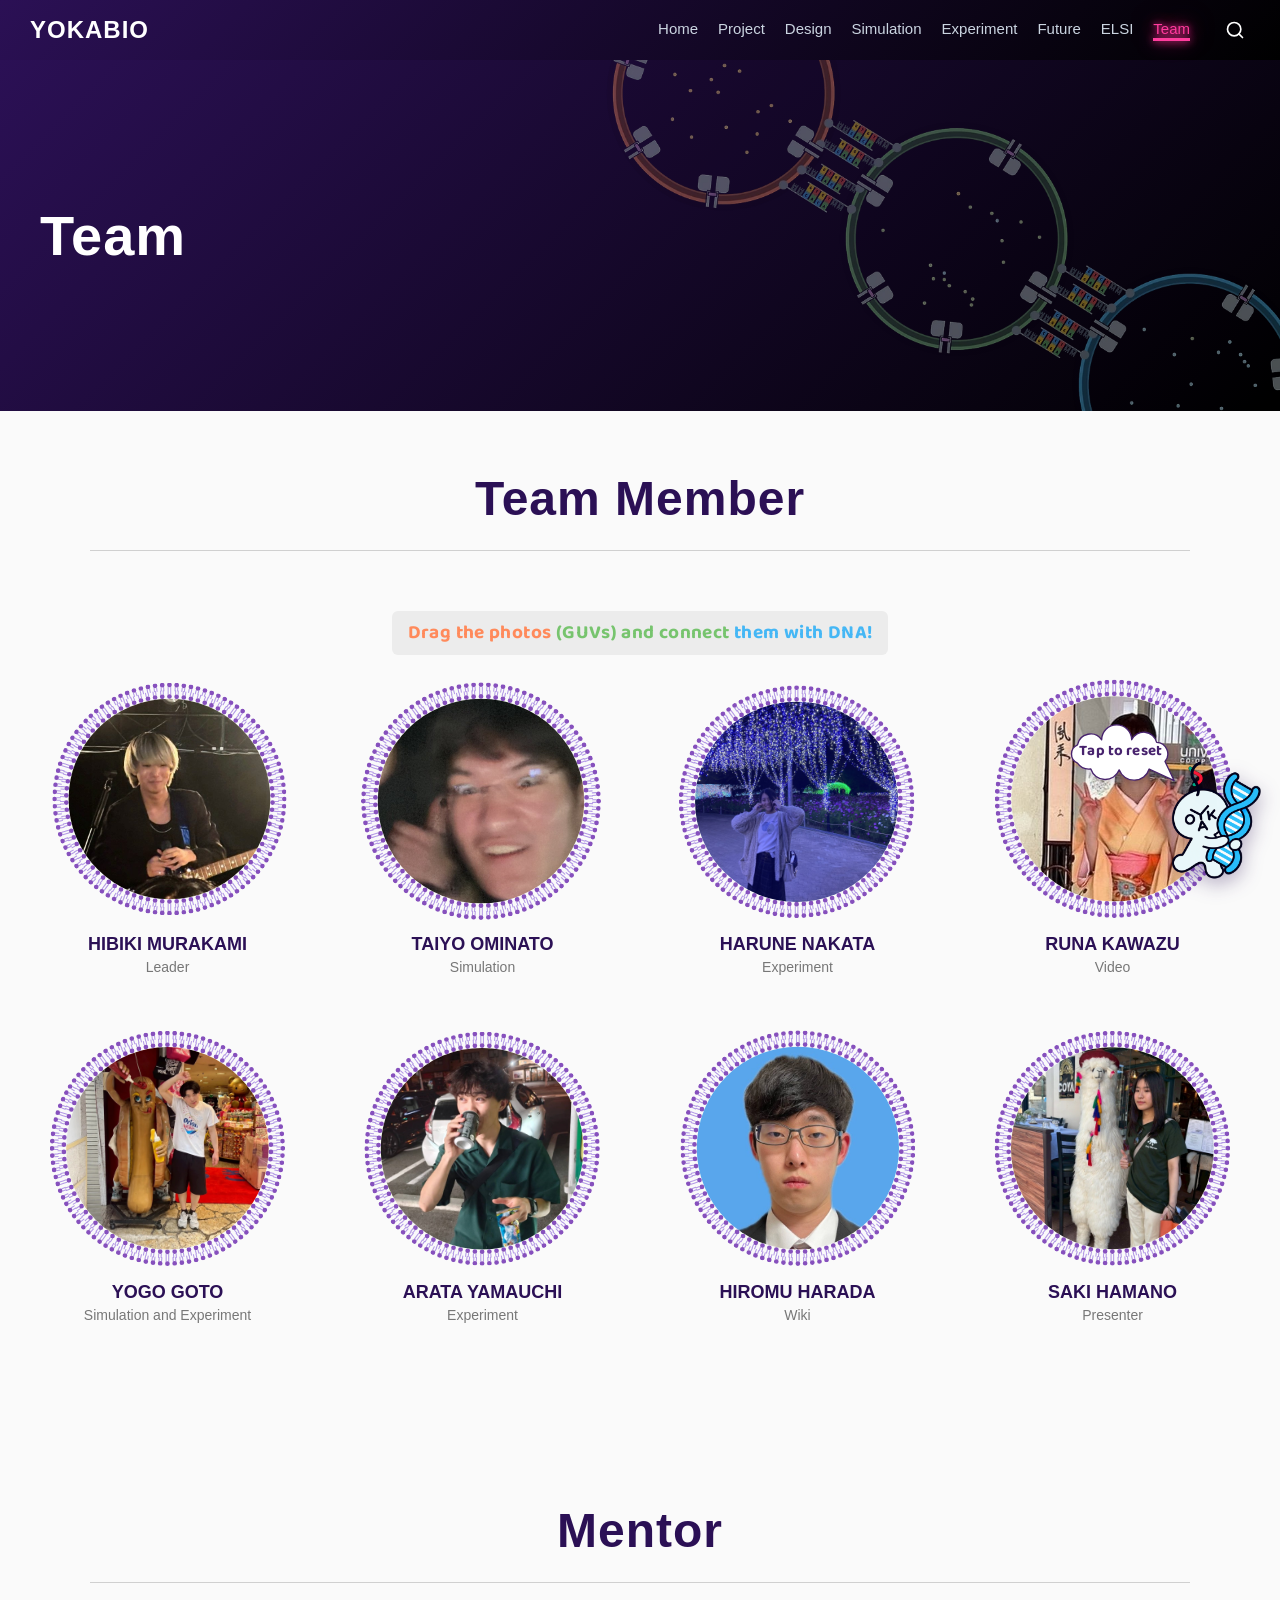
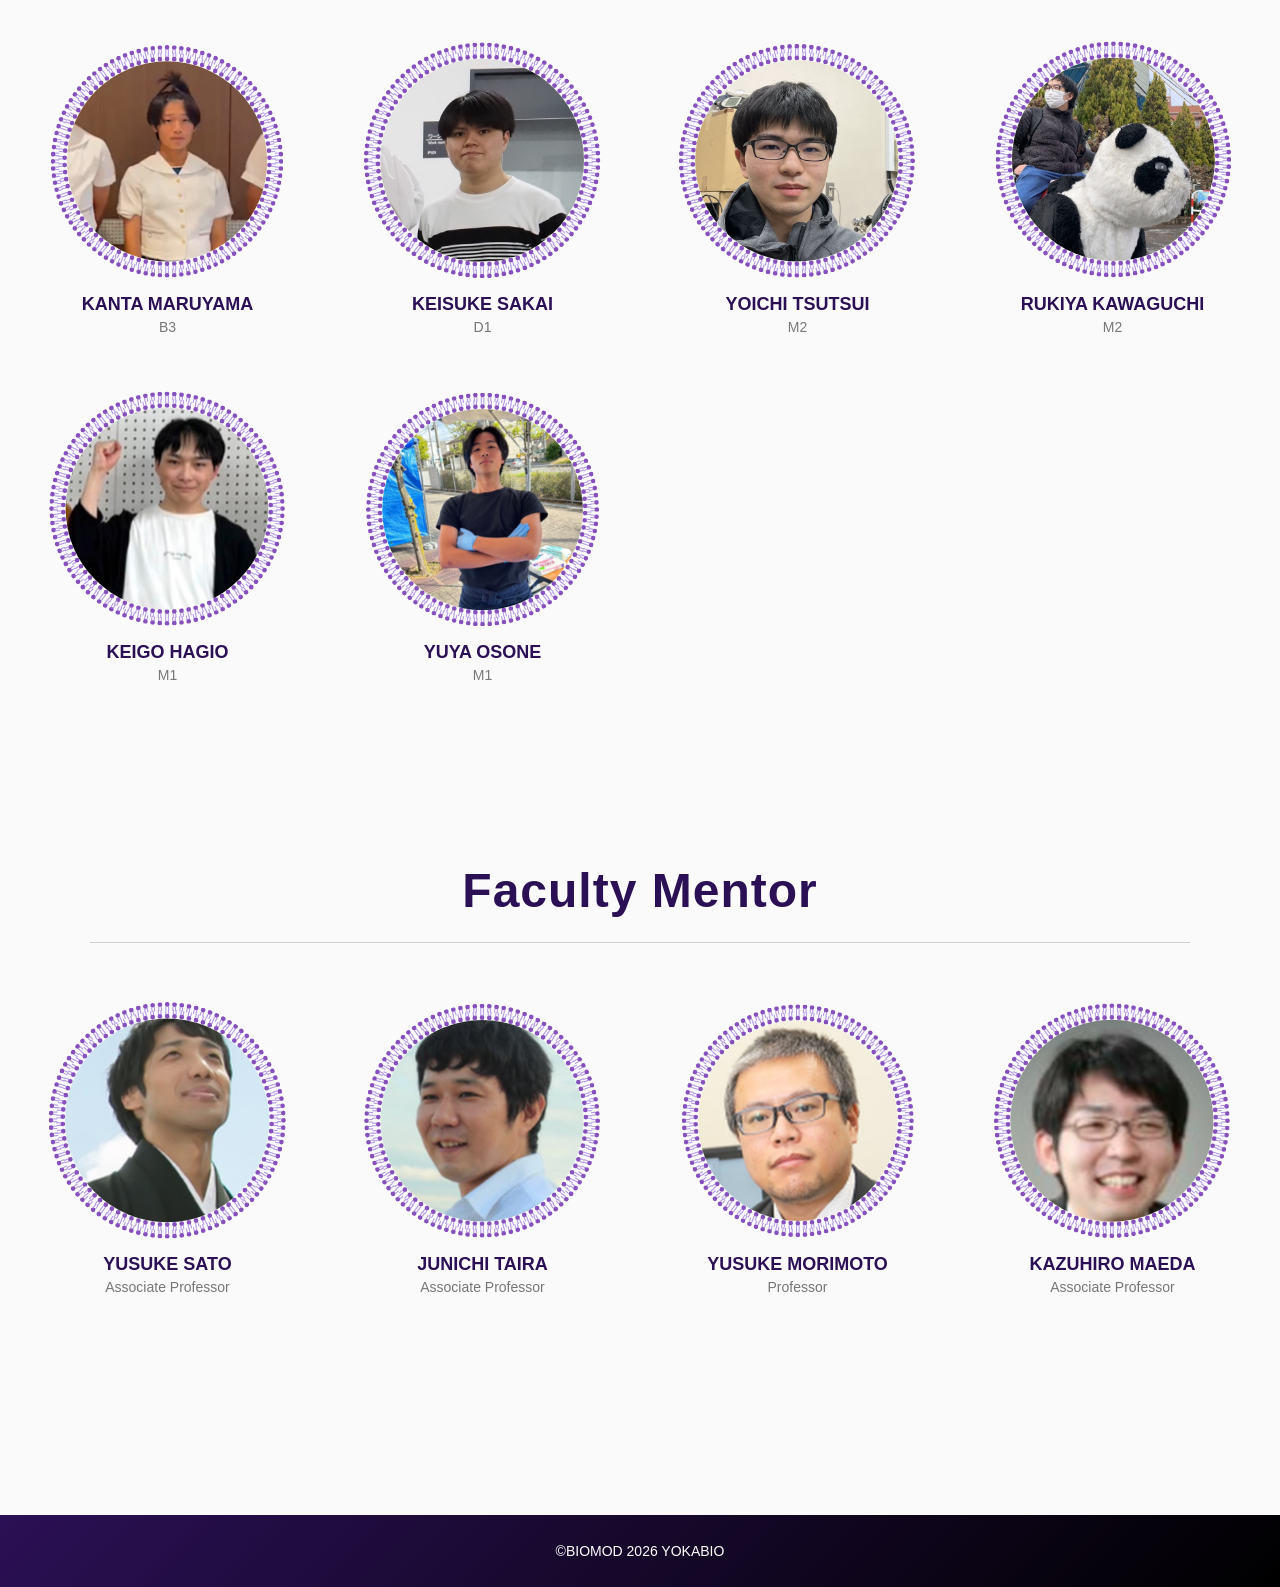
<file: team.html>
<!DOCTYPE html>
<html lang="en">
<head>
    <meta charset="UTF-8">
    <meta name="viewport" content="width=device-width, initial-scale=1.0">
    <title>YOKABIO</title>
    <link rel="stylesheet" href="style.css">
    <!-- マスコットのふきだし用のフォント（Baloo 2）。Teamページだけで読み込む -->
    <link rel="preconnect" href="https://fonts.googleapis.com">
    <link rel="preconnect" href="https://fonts.gstatic.com" crossorigin>
    <link rel="stylesheet" href="https://fonts.googleapis.com/css2?family=Baloo+2:wght@700&display=swap">
</head>
<body>
    <header class="navbar">
        <div class="navbar-left">
            <a href="index.html" class="logo">YOKABIO</a>
        </div>

        <div class="navbar-right">
            <ul class="nav-links">
                <li><a href="index.html">Home</a></li>
                <li><a href="project.html">Project</a></li>
                <li><a href="design.html">Design</a></li>
                <li><a href="simulation.html">Simulation</a></li>
                <li><a href="experiment.html">Experiment</a></li>
                <li><a href="future.html">Future</a></li>
                <li><a href="elsi.html">ELSI</a></li>
                <li><a href="team.html">Team</a></li>
            </ul>

            <div class="search-icon-container">
                <button id="search-toggle-btn" class="search-btn">
                    <svg viewBox="0 0 24 24" width="20" height="20" stroke="currentColor" stroke-width="2" fill="none" stroke-linecap="round" stroke-linejoin="round">
                        <circle cx="11" cy="11" r="8"></circle>
                        <line x1="21" y1="21" x2="16.65" y2="16.65"></line>
                    </svg>
                </button>
            </div>
        </div>
    </header>

    <div id="search-overlay" class="search-overlay hidden">
        <div class="search-input-wrapper">
            <input type="text" id="search-input" placeholder="Search...">
        </div>
        <div id="search-results" class="search-results"></div>
    </div>

    <main class="content">
        <div class="page-hero-header page-hero-header--with-title page-hero-header--with-image">
            <h1>Team</h1>
            <!-- 帯の右側の飾りの絵（3つのGUVがつながった図）。位置・大きさは style.css の .page-hero-image -->
            <img class="page-hero-image" src="images/home-hero-guv-network-v3.webp" alt="" aria-hidden="true">
        </div>

        <div class="content-section">
            <h2 class="section-title">Team Member</h2>
            <div class="content-space">
                <p class="team-hint"><span class="hint-orange">Drag the photos</span> <span class="hint-green">(GUVs) and connect</span> <span class="hint-blue">them with DNA!</span></p>
                <div class="member-grid">
                    <div class="member" data-member-id="murakami">
                        <img src="images/murakami.jpg" alt="HIBIKI MURAKAMI">
                        <p class="member-name">HIBIKI MURAKAMI</p>
                        <p class="member-role">Leader</p>
                    </div>
                    <div class="member" data-member-id="ominato">
                        <img src="images/ominato.jpg" alt="TAIYO OMINATO">
                        <p class="member-name">TAIYO OMINATO</p>
                        <p class="member-role">Simulation</p>
                    </div>
                    <div class="member" data-member-id="nakata">
                        <img src="images/nakata.jpg" alt="HARUNE NAKATA">
                        <p class="member-name">HARUNE NAKATA</p>
                        <p class="member-role">Experiment</p>
                    </div>
                    <div class="member" data-member-id="kawazu">
                        <img src="images/kawazu.jpg" alt="RUNA KAWAZU">
                        <p class="member-name">RUNA KAWAZU</p>
                        <p class="member-role">Video</p>
                    </div>
                    <div class="member" data-member-id="goto">
                        <img src="images/goto.jpg" alt="YOGO GOTO">
                        <p class="member-name">YOGO GOTO</p>
                        <p class="member-role">Simulation and Experiment</p>
                    </div>
                    <div class="member" data-member-id="yamauchi">
                        <img src="images/yamauchi.jpg" alt="ARATA YAMAUCHI">
                        <p class="member-name">ARATA YAMAUCHI</p>
                        <p class="member-role">Experiment</p>
                    </div>
                    <div class="member" data-member-id="harada">
                        <img src="images/harada.jpg" alt="HIROMU HARADA">
                        <p class="member-name">HIROMU HARADA</p>
                        <p class="member-role">Wiki</p>
                    </div>
                    <div class="member" data-member-id="hamano">
                        <img src="images/hamano.jpg" alt="SAKI HAMANO">
                        <p class="member-name">SAKI HAMANO</p>
                        <p class="member-role">Presenter</p>
                    </div>
                </div>
            </div>
        </div>

        <div class="content-section">
            <h2 class="section-title">Mentor</h2>
            <div class="content-space">
                <div class="member-grid">
                    <div class="member" data-member-id="maruyama">
                        <img src="images/maruyama.jpg" alt="KANTA MARUYAMA">
                        <p class="member-name">KANTA MARUYAMA</p>
                        <p class="member-role">B3</p>
                    </div>
                    <div class="member">
                        <img src="images/sakai.jpg" alt="KEISUKE SAKAI">
                        <p class="member-name">KEISUKE SAKAI</p>
                        <p class="member-role">D1</p>
                    </div>
                    <div class="member">
                        <img src="images/tsutsui.jpg" alt="YOICHI TSUTSUI">
                        <p class="member-name">YOICHI TSUTSUI</p>
                        <p class="member-role">M2</p>
                    </div>
                    <div class="member">
                        <img src="images/kawaguchi.jpg" alt="RUKIYA KAWAGUCHI">
                        <p class="member-name">RUKIYA KAWAGUCHI</p>
                        <p class="member-role">M2</p>
                    </div>
                    <div class="member">
                        <img src="images/hagio.jpg" alt="KEIGO HAGIO">
                        <p class="member-name">KEIGO HAGIO</p>
                        <p class="member-role">M1</p>
                    </div>
                    <div class="member">
                        <img src="images/osone.jpg" alt="YUYA OSONE">
                        <p class="member-name">YUYA OSONE</p>
                        <p class="member-role">M1</p>
                    </div>
                </div>
            </div>
        </div>

        <div class="content-section">
            <h2 class="section-title">Faculty Mentor</h2>
            <div class="content-space">
                <div class="member-grid">
                    <div class="member" data-member-id="faculty-1">
                        <img src="images/sato.jpg" alt="YUSUKE SATO">
                        <p class="member-name">YUSUKE SATO</p>
                        <p class="member-role">Associate Professor</p>
                    </div>
                    <div class="member">
                        <img src="images/taira.jpg" alt="JUNICHI TAIRA">
                        <p class="member-name">JUNICHI TAIRA</p>
                        <p class="member-role">Associate Professor</p>
                    </div>
                    <div class="member">
                        <img src="images/morimoto.jpg" alt="YUSUKE MORIMOTO">
                        <p class="member-name">YUSUKE MORIMOTO</p>
                        <p class="member-role">Professor</p>
                    </div>
                    <div class="member">
                        <img src="images/maeda.jpg" alt="KAZUHIRO MAEDA">
                        <p class="member-name">KAZUHIRO MAEDA</p>
                        <p class="member-role">Associate Professor</p>
                    </div>
                </div>
            </div>
        </div>
    </main>

    <button type="button" id="reset-layout-btn" class="reset-layout-btn" aria-label="Reset layout">
        <span class="mascot-faces" aria-hidden="true">
            <img class="mascot-face is-on" src="images/YOKABIO_1.png" alt="" decoding="async">
            <img class="mascot-face" src="images/yokabiokun-mood-2.png" alt="" decoding="async">
            <img class="mascot-face" src="images/yokabiokun-mood-3.png" alt="" decoding="async">
            <img class="mascot-face" src="images/YOKABIO_4.png" alt="" decoding="async">
            <img class="mascot-face" src="images/YOKABIO_5.png" alt="" decoding="async">
        </span>
        <span class="reset-bubble" aria-hidden="true">
            <svg viewBox="0 0 148 66" focusable="false">
                <path d="M23,41 A12,12 0 0 1 23,19 A16,16 0 0 1 52,13 A18,18 0 0 1 88,13 A16,16 0 0 1 118,16 A14,14 0 0 1 128,39 L139,62 L109,48 A19,19 0 0 1 73,49 A18,18 0 0 1 39,48 A17,17 0 0 1 23,41 Z"/>
            </svg>
            <span class="reset-bubble-text">Tap to reset</span>
        </span>
    </button>

    <footer class="site-footer">
        <p>&copy;BIOMOD 2026 YOKABIO</p>
    </footer>

    <script src="script.js"></script>
</body>
</html>
</file>
<file: style.css>
/* ベースリセット */
body {
    margin: 0;
    font-family: 'Helvetica Neue', Arial, sans-serif;
    background-color: #fafafa;
}

/* ナビゲーションバー */
.navbar {
    background: linear-gradient(135deg, #2b1055, #000000); /* 深い紫から黒へのグラデーション */
    color: white;
    display: flex;
    justify-content: space-between;
    align-items: center;
    padding: 0 30px;
    height: 60px;
    position: sticky;
    top: 0;
    z-index: 1000;
}

.logo {
    color: white;
    text-decoration: none;
    font-size: 24px;
    font-weight: bold;
    letter-spacing: 1px;
}

.navbar-right {
    display: flex;
    align-items: center;
    gap: 30px;
}

.nav-links {
    list-style: none;
    display: flex;
    gap: 20px;
    margin: 0;
    padding: 0;
}

.nav-links a {
    position: relative;
    display: inline-block;
    padding-bottom: 4px;
    color: #cbd5e1;
    text-decoration: none;
    font-size: 15px;
    text-shadow: 0 0 0 rgba(255, 20, 147, 0);
    transition: color 0.3s ease, text-shadow 0.3s ease;
}

.nav-links a:hover,
.nav-links a[aria-current="page"] {   /* いま開いているページも、同じく光らせたままにする */
    color: #ff3d9e;   /* 以前は #ff69b4。より濃く、はっきりしたピンクに */
    text-shadow: 0 0 6px rgba(255, 61, 158, 1), 0 0 16px rgba(255, 20, 147, 0.85), 0 0 28px rgba(255, 20, 147, 0.6);
}

/* ホバー時に左から右へ伸びるアンダーライン */
.nav-links a::after {
    content: '';
    position: absolute;
    left: 0;
    bottom: 0;
    width: 100%;
    height: 3px;   /* 以前は 2px。太くして、見えやすく */
    background-color: #ff3d9e;
    box-shadow: 0 0 8px rgba(255, 61, 158, 1), 0 0 18px rgba(255, 20, 147, 0.7);
    transform: scaleX(0);
    transform-origin: left;
    transition: transform 0.3s ease;
}

.nav-links a:hover::after,
.nav-links a[aria-current="page"]::after {
    transform: scaleX(1);
}

/* 検索ボタン */
.search-btn {
    background: none;
    border: none;
    color: white;
    cursor: pointer;
    padding: 5px;
    display: flex;
    align-items: center;
}

/* 検索オーバーレイ（ドロップダウン風） */
.search-overlay {
    background-color: #ffffff;
    box-shadow: 0 4px 6px rgba(0,0,0,0.1);
    position: fixed;
    top: 60px;
    left: 0;
    width: 100%;
    padding: 20px;
    box-sizing: border-box;
    z-index: 100;
    display: flex;
    flex-direction: column;
    align-items: center;
}

.search-overlay.hidden {
    display: none;
}

.search-input-wrapper {
    width: 100%;
    max-width: 600px;
}

#search-input {
    width: 100%;
    padding: 12px;
    font-size: 16px;
    border: 1px solid #d0d0d0;
    border-radius: 4px;
    box-sizing: border-box;
}

/* 検索結果リスト */
.search-results {
    width: 100%;
    max-width: 600px;
    margin-top: 15px;
    max-height: 400px;
    overflow-y: auto;
}

.search-result-item {
    display: block;
    background: #ffffff;
    padding: 12px;
    border-bottom: 1px solid #eeeeee;
    font-size: 14px;
    color: #333333;
    text-decoration: none;
}

.search-result-item:last-child {
    border-bottom: none;
}

a.search-result-item {
    cursor: pointer;
    transition: background-color 0.15s;
}

a.search-result-item:hover {
    background-color: #f5f5f5;
}

.search-result-page {
    display: inline-block;
    margin-right: 8px;
    padding: 2px 8px;
    border-radius: 3px;
    background-color: #2b1055;
    color: #fff;
    font-size: 11px;
    font-weight: bold;
    vertical-align: middle;
}

/* 蛍光ペン風のハイライト装飾 */
.highlight {
    background: linear-gradient(transparent 50%, #ffff66 50%);
    font-weight: bold;
    color: #000;
}

.content {
    padding: 40px;
}

/* 各ページ共通のタイトル用ヒーローヘッダー */
.page-hero-header {
    background: linear-gradient(135deg, #2b1055, #000000); /* 深い紫から黒へのグラデーション */
    margin: -40px -40px 40px -40px;
    padding: 175px 40px;
}

.page-hero-header h1 {
    margin: 0;
    color: #ffffff;
    font-weight: bold;
    font-size: 3.5rem;
    letter-spacing: 1px;
}

/* ヒーローヘッダーのテキストを中央揃えにする修飾クラス */
.page-hero-header--center {
    text-align: center;
}

/* 帯の中に見出し文字を残すページ用：project（空の帯）と帯の高さを揃えるため、
   その分だけ上下パディングを控えめにする修飾クラス */
.page-hero-header--with-title {
    padding-top: 143px;
    padding-bottom: 143px;
}

/* 帯の右側に、飾りの絵を置くページ用（Home・Project・Design・Simulation・Experiment・Future・ELSI・Team）。絵は、帯の中に、背景のように置く（文字・操作のじゃまをしない）。
   帯より大きく置いて、はみ出した部分は、帯のふちで切れる（上と右・下から、はみ出すように見せる）。
   大きさ：height（帯の高さに対する割合。100%より大きいと、はみ出す）／ 位置：top・right（マイナスにすると、外へずれる）／ 濃さ：opacity */
.page-hero-header--with-image {
    position: relative;
    overflow: hidden;
}

.page-hero-header--with-image h1 {
    position: relative;
    z-index: 1;
}

.page-hero-image {
    position: absolute;
    top: -24%;
    right: -4%;
    height: 150%;
    width: auto;
    opacity: 1;
    pointer-events: none;
    user-select: none;
    -webkit-user-select: none;
}

/* 見出し1つ分のまとまり。次のセクションとの間にたっぷり余白を取る */
.content-section {
    margin-bottom: 120px;
}

.content-section:last-child {
    margin-bottom: 60px;
}

/* 白いコンテンツエリアに並ぶ、中央揃えの見出し */
.section-title {
    margin: 60px 0 0;
    text-align: center;
    color: #2b1055;
    font-size: 3rem;
    font-weight: bold;
    letter-spacing: 1px;
}

/* 見出し下に添える、細く上品な区切り線 */
.section-title::after {
    content: '';
    display: block;
    width: min(1100px, 100%);
    height: 1px;
    margin: 24px auto 0;
    background-color: #d0d0d0;
}

/* 今後、自由に本文を書き込んでいくための空のプレースホルダーエリア */
.content-space {
    padding: 60px 0;
    min-height: 220px;
}

/* 本文テキストが横に広がりすぎないよう幅を制限し、読みやすく整える */
.section-text {
    max-width: 1100px;
    margin: 0 auto;
    color: #333333;
    font-size: 18px;
    line-height: 1.8;
    text-align: left;
}

.section-text p {
    margin: 0 0 24px;
}

/* 本文（段落・箇条書き）は、長文が読みやすい明朝体（セリフ体）にする。見出しは、そのままゴシック体 */
.section-text p,
.section-text li {
    font-family: "Times New Roman", Times, "Hiragino Mincho ProN", "Yu Mincho", "Noto Serif JP", serif;
}

/* 4 つの要素の一覧（Connection / Material exchange と 1〜4）：見出しと同じゴシック体にする。
   Connection・Material exchange と 1〜4 の項目名は太字、"(see …)" とリンクは、ふつうの太さ。補足（key-note）は本文の書体 */
.section-text p.key-list {
    font-family: 'Helvetica Neue', Arial, sans-serif;
    font-weight: 400;
}

/* 4 つの要素の一覧を、うすい紫の角丸の四角で囲み、目立たせる（主張は強くしない） */
.section-text .key-box {
    clear: both;
    margin: 22px 0;
    padding: 6px 30px;
    border-radius: 18px;
    background: rgba(106, 61, 181, 0.07);
    border: 1px solid rgba(106, 61, 181, 0.22);
}

/* 4 つの要素の一覧の太字（Connection / Material exchange と 1〜4 の項目名）は、ほかの見出しと同じ紫にする */
/* Project の "(see …)" は、項目の下の説明文（key-note）と同じ大きさ */
.section-text p.key-list .key-see {
    font-size: 1rem;
}

.section-text p.key-list strong {
    color: #2b1055;
}

/* 「Connection」「Material exchange」の前に、紫の黒丸（●）を付ける */
.section-text p.key-list > span:first-child::before {
    content: "";
    display: inline-block;
    width: 0.7em;
    height: 0.7em;
    border-radius: 50%;
    background: #2b1055;
    margin-right: 0.5em;
    vertical-align: baseline;
}

/* Project の Issue：左に 4 つの要素の一覧、右に「Satisfies 1〜4」の図を並べる（幅がせまい画面では縦に積む） */
.section-text .issue-row {
    display: flex;
    align-items: center;
    justify-content: center;
    gap: 40px;
    margin: 22px 0;
}

.section-text .issue-row .issue-row-lists {
    flex: 0 0 auto;
}

.section-text .issue-row .issue-row-lists p.key-block {
    margin: 14px 0;
}

.section-text .issue-row figure.issue-row-fig {
    flex: 0 1 540px;
    width: 540px;
    margin: 0;
}

.section-text .issue-row figure.issue-row-fig img {
    width: 100%;
    height: auto;
    display: block;
}

@media (max-width: 760px) {
    .section-text .issue-row {
        flex-direction: column;
        align-items: stretch;
        gap: 10px;
    }

    .section-text .issue-row figure.issue-row-fig {
        width: 100%;
        flex-basis: auto;
    }
}

.section-text .key-box figure.fig-hero {
    margin: 14px auto 6px;
}

.section-text .key-box p.key-block {
    margin: 14px 0;
}

/* 太字は、見出し（Connection / Material exchange）と、項目の番号（1. 〜 4.）だけ。項目名は、ふつうの太さ */
.section-text p.key-list strong {
    font-weight: 700;
}

.section-text p.key-list .key-item {
    color: #2b1055;
    font-weight: 400;
}

.section-text p.key-list .key-note {
    font-family: "Times New Roman", Times, "Hiragino Mincho ProN", "Yu Mincho", "Noto Serif JP", serif;
}

.section-text p:last-child {
    margin-bottom: 0;
}

/* 大見出し（section-title）の中を、さらに細かく分ける小見出し */
.section-text .sub-title {
    margin: 56px 0 16px;
    color: #2b1055;
    font-size: 1.5rem;
    font-weight: bold;
    line-height: 1.4;
}

/* 大見出しの、すぐ下にくる小見出し・箇条書きは、上の余白をなくす（段落から始まるページと、同じ位置から文章が始まる） */
.section-text > .sub-title:first-child,
.section-text > ul:first-child,
.section-text > ol:first-child {
    margin-top: 0;
}

/* 後から文章を書き足すための、数行ぶんの空き。文章を書いたら、この class は外して（残して）も大丈夫 */
.section-text .text-blank {
    min-height: 120px;
}

/* 本文中の画像・動画：横にはみ出さず、縦横比を保って中央に表示する */
.section-text img,
.section-text video {
    display: block;
    max-width: 100%;
    height: auto;
    margin: 24px auto;
}

/* YouTube の動画：サムネイルに再生ボタンを重ねた画像リンク（押すと YouTube が新しいタブで開く） */
.section-text a.video-link {
    position: relative;
    display: block;
    width: 100%;
    max-width: 880px;
    margin: 24px auto;
    border-radius: 10px;
    overflow: hidden;
    line-height: 0;
}

.section-text a.video-link img {
    width: 100%;
    margin: 0;
    transition: filter 0.2s;
}

.section-text a.video-link .video-play {
    position: absolute;
    top: 50%;
    left: 50%;
    width: 84px;
    height: 58px;
    transform: translate(-50%, -50%);
    border-radius: 14px;
    background: rgba(220, 38, 38, 0.92);
    box-shadow: 0 2px 10px rgba(0, 0, 0, 0.35);
    transition: background 0.2s, transform 0.2s;
}

.section-text a.video-link .video-play::after {
    content: "";
    position: absolute;
    top: 50%;
    left: 50%;
    transform: translate(-30%, -50%);
    border-style: solid;
    border-width: 13px 0 13px 22px;
    border-color: transparent transparent transparent #fff;
}

.section-text a.video-link:hover img,
.section-text a.video-link:focus-visible img {
    filter: brightness(0.9);
}

.section-text a.video-link:hover .video-play,
.section-text a.video-link:focus-visible .video-play {
    background: #dc2626;
    transform: translate(-50%, -50%) scale(1.06);
}

/* 画像・動画を横に並べる：中の画像・動画が、同じ幅で等分に並ぶ（2枚でも3枚でもよい） */
.section-text .media-row {
    display: flex;
    gap: 16px;
    margin: 24px 0;
    align-items: flex-start;
}

.section-text .media-row > * {
    flex: 1 1 0;
    min-width: 0;
}

.section-text .media-row img,
.section-text .media-row video {
    width: 100%;
    margin: 0;
}

/* 文章の横に、画像・動画を置く：画像（動画）が左、文章が右。
   media-text--reverse を足すと、画像（動画）が右、文章が左になる */
.section-text .media-text {
    display: grid;
    grid-template-columns: minmax(0, 1fr) minmax(0, 1fr);
    gap: 24px;
    align-items: center;
    margin: 24px 0;
}

.section-text .media-text img,
.section-text .media-text video {
    width: 100%;
    margin: 0;
}

.section-text .media-text--reverse > img,
.section-text .media-text--reverse > video {
    order: 2;
}

/* 説明文つきの画像（図）：<figure> の中に画像、<figcaption> に出典などの説明を書く */
.section-text figure {
    margin: 24px 0;
}

/* 図と文字の配置：画面が広いときは、図を右に寄せ（幅 36%）、文字を左に回り込ませる。
   小さい文字のある図や、パネルが並ぶ図には、class="fig-wide" を付けて、本文の幅いっぱいに置く。
   画面が狭いとき（スマホなど）は、縦に積む */
@media (min-width: 1000px) {
    .float-figs .section-text figure {
        float: right;
        width: 36%;
        margin: 6px 0 20px 32px;
    }

    .float-figs .section-text figure.fig-wide {
        float: none;
        clear: both;
        width: 78%;
        margin: 24px auto;
    }

    /* 4 つの要素の注釈つきの全体像など、文字の多い図は、少し大きめ（幅 50%）に右へ寄せる */
    .float-figs .section-text figure.fig-mid {
        width: 50%;
    }

    /* 先行研究の説明と図：左に文字、右に図を、横に並べる */
    .section-text .study-row {
        display: grid;
        grid-template-columns: minmax(0, 1fr) minmax(0, 1fr);
        gap: 32px;
        align-items: center;
        clear: both;
        margin: 8px 0 28px;
    }

    .float-figs .section-text .study-row figure {
        float: none;
        width: 100%;
        margin: 6px 0 0;
    }

    .section-text .study-row p {
        margin: 0 0 16px;
    }

    /* 縦長の図は、行の中で、幅を半分にして右に寄せる */
    .float-figs .section-text .study-row figure.fig-narrow {
        width: 60%;
    }

    /* 行の中で、さらに小さくする図 */
    .float-figs .section-text .study-row figure.fig-narrow.fig-xs {
        width: 80%;
    }

    /* 縦長の図は、さらに細くする */
    .float-figs .section-text figure.fig-narrow {
        width: 24%;
    }

    .section-text .sub-title,
    .section-text h4 {
        clear: both;
    }

    /* 4 つの要素の宣言や 1〜4 の項目は、図と対にせず、大きく目立たせる */
    .section-text .key-block {
        clear: both;
        font-size: 1.2em;
        line-height: 1.6;
        font-weight: 600;
        margin: 16px 0;
    }

    /* 大きな項目の中の、補足説明は、ふつうの大きさ・太さに戻す */
    .section-text .key-block .key-note {
        font-size: 1rem;
        font-weight: 400;
        line-height: 1.7;
    }

    /* 一覧の項目名の横にある補足（"(see …)" や ": リンク"）は、本文と同じ大きさ（一覧は 1.2 倍なので、1.2 で割る） */
    .section-text p.key-list .key-aside {
        font-size: calc(1em / 1.2);
    }

    /* 表面密度の図：上に斜面、下に 3 枚の画像と説明 */
    .float-figs .section-text figure.fig-full {
        float: none;
        clear: both;
        width: 100%;
        margin: 24px 0;
    }

    .fig-density .density-ramp {
        display: block;
        width: 100%;
        height: auto;
        margin-bottom: 8px;
    }

    .fig-density .density-row {
        display: grid;
        grid-template-columns: repeat(3, minmax(0, 1fr));
        gap: 24px;
    }

    .fig-density .density-cell img {
        display: block;
        width: 100%;
        margin: 0;
    }

    .fig-density .density-cell p {
        margin: 10px 0 0;
        font-size: 1.05em;
    }

    .content-space::after {
        content: '';
        display: block;
        clear: both;
    }

    /* 4 つの要素の注釈つき全体像：図を大きく見せ、説明は図の下に置く */
    .float-figs .section-text figure.fig-hero {
        float: none;
        clear: both;
        width: 52%;
        margin: 12px auto;
    }

    /* Project の全体像（1〜4 の図）は、さらに大きく */
    .float-figs .section-text figure.fig-hero.fig-hero-lg {
        width: 62%;
    }

    /* パネルが 4 枚並ぶ図：幅を少し絞る */
    .float-figs .section-text figure.fig-wide.fig-compact {
        width: 62%;
    }

    .float-figs .section-text figure.fig-compact .media-row {
        margin: 8px 0;
    }

    /* 小さめに、中央へ置く図（本文と一緒に見える大きさ） */
    .float-figs .section-text figure.fig-block.fig-small {
        width: 52%;
        margin: 20px auto;
    }

    /* 幅 58% で中央に置く図（図と、すぐ下の文章を、1 画面で一緒に見られる大きさ） */
    .float-figs .section-text figure.fig-w62 {
        float: none;
        clear: both;
        width: 58%;
        margin: 12px auto;
    }

    /* 図を、本文の中に、そのまま（右寄せにも横並びにもせず）置く */
    .float-figs .section-text figure.fig-block {
        float: none;
        clear: both;
        width: auto;
        margin: 24px 0;
    }
}

.section-text figure img,
.section-text figure video {
    margin: 0 auto;
}

.section-text figcaption {
    margin-top: 8px;
    color: #666666;
    font-size: 14px;
    line-height: 1.6;
    text-align: left;
}

/* 幅広：文章の幅より広く、最大1280pxで表示する（グラフなど、小さい文字がある画像向け）。
   <img> に付けても、<figure> に付けてもよい。画面が狭いときは、画面の幅に収まる */
.section-text .media-wide {
    position: relative;
    left: 50%;
    width: min(1280px, calc(100vw - 40px));
    max-width: none;
    margin: 24px 0;
    transform: translateX(-50%);
}

.section-text figure.media-wide img {
    width: 100%;
}

/* 画面が狭いとき（スマホなど）は、横並びをやめて、縦に積む */
@media (max-width: 600px) {
    .section-text .media-row {
        flex-direction: column;
    }

    .section-text .media-text {
        grid-template-columns: minmax(0, 1fr);
    }

    .section-text .media-text--reverse > img,
    .section-text .media-text--reverse > video {
        order: 0;
    }
}

/* Teamページ：メンバーの写真を、横に4人まで並べる。5人目からは次の行に続く */
.member-grid {
    display: grid;
    grid-template-columns: repeat(4, minmax(0, 1fr));
    gap: 56px 80px;
    max-width: 1180px;
    margin: 0 auto;
}

/* 写真どうしをつなぐDNA。写真より奥（下）に描く。JSが <main> の先頭に入れる */
.content {
    position: relative;
}

.dna-links {
    position: absolute;
    left: 0;
    top: 0;
    width: 100%;
    height: 100%;
    overflow: hidden;
    pointer-events: none;
    z-index: 1;
}

/* 写真をドラッグして動かせる。動かしている間は少し浮かせ、影をつける */
.member {
    position: relative;
    z-index: 2;
    /* 当たり判定は、中の「円の画像」と「名前・役割の文字」だけにする。
       四角い枠の角や、円の外にあるDNAの上では、写真ではなくDNAが反応する */
    pointer-events: none;
    cursor: grab;
    user-select: none;
    -webkit-user-select: none;
    -webkit-touch-callout: none;
    touch-action: pan-y;
}

/* ホバー：カーソルを重ねると、影がわずかに強くなって、浮いて見える（動きは、JSがバネで行う） */
.member img {
    cursor: grab;
    transition: box-shadow 0.3s ease, filter 0.6s ease;
}

/* 3枚の写真が、DNAでつながったら（ALiGN）、その3枚のまわりが、ほんのり光る。
   光は、drop-shadow（filter）で付ける。ホバー・ドラッグの影（box-shadow）とは、別のプロパティなので、ぶつからない。
   色は、サイトの紫（#8650bd）と、DNAの青（#69AFF2）。強さは、rgba の最後の数字（0.8 と 0.6）。--align-glow は、JSが、DNAが外れるときに、1 → 0 にする */
.member.is-aligned img {
    filter: drop-shadow(0 0 8px rgba(var(--glow-a, 134, 80, 189), calc(0.8 * var(--align-glow, 1)))) drop-shadow(0 0 20px rgba(var(--glow-b, 105, 175, 242), calc(0.6 * var(--align-glow, 1))));
}

/* 3枚がつながったあとの色（「GUV1・GUV2・GUV3」の図と同じ配色）。JSが、写真に data-guv-color をつける。
   真ん中 = 黄緑（green）、左 = オレンジ（orange）、右 = 青（blue）。膜の絵は、script.js の GUV_COLORS で作った --guv-ring-色。
   --glow-a / --glow-b = まわりの光の色（内側・外側。R, G, B の数字）。script.js の GUV_COLORS の head と、そろえる */
.member.is-aligned[data-guv-color="orange"] {
    --glow-a: 255, 138, 91;
    --glow-b: 255, 180, 130;
}

.member.is-aligned[data-guv-color="green"] {
    --glow-a: 119, 196, 110;
    --glow-b: 176, 224, 130;
}

.member.is-aligned[data-guv-color="blue"] {
    --glow-a: 69, 183, 245;
    --glow-b: 120, 208, 255;
}

/* 名前と役職の色も、写真の色に対応した色に変わる（読みやすいよう、白い背景の上で、見える濃さにしてある）。変わるときは、ゆっくり */
.member-name,
.member-role {
    transition: color 0.5s ease;
}

.member.is-aligned[data-guv-color="orange"] .member-name { color: #ee6a3a; }
.member.is-aligned[data-guv-color="orange"] .member-role { color: #f59a72; }
.member.is-aligned[data-guv-color="green"] .member-name { color: #4a9e58; }
.member.is-aligned[data-guv-color="green"] .member-role { color: #78c183; }
.member.is-aligned[data-guv-color="blue"] .member-name { color: #2f86d0; }
.member.is-aligned[data-guv-color="blue"] .member-role { color: #66aee6; }

.has-guv-ring .member.is-aligned[data-guv-color="orange"] img {
    background-image: var(--guv-ring-orange);
}

.has-guv-ring .member.is-aligned[data-guv-color="green"] img {
    background-image: var(--guv-ring-green);
}

.has-guv-ring .member.is-aligned[data-guv-color="blue"] img {
    background-image: var(--guv-ring-blue);
}

/* 写真の下に、やわらかい影。少し浮き上がったように見える。ホバー中の写真は、となりの写真より手前に */
.member.is-hover {
    z-index: 6;
}

.member.is-hover img {
    box-shadow: 0 16px 28px rgba(43, 16, 85, 0.30);
}

.member.is-dragging,
.member.is-dragging img {
    cursor: grabbing;
}

.member.is-dragging img {
    box-shadow: 0 18px 36px rgba(43, 16, 85, 0.35);
}

/* 「Reset layout」で元の位置に戻るときの動き */
.member.is-returning {
    transition: transform 0.7s cubic-bezier(0.2, 0.8, 0.2, 1);
}

.member img,
.member-name,
.member-role {
    pointer-events: auto;
}

.member img {
    -webkit-user-drag: none;
    display: block;
    width: 100%;
    aspect-ratio: 1 / 1;
    object-fit: cover;
    border-radius: 50%;
}

/* 写真のまわりの、脂質二重膜（GUVのように）。script.js の initGuvRing が、膜の絵を --guv-ring に入れて、<main> に has-guv-ring をつける。
   膜は、写真と同じ要素（img）の背景。padding の部分に、膜が見える。padding は、膜の厚さ（script.js の GUV_RING.band と同じ 7%）。
   box-sizing: border-box なので、写真＋膜の外側の大きさは、これまでの写真と同じ（当たり判定・DNAの位置も、変わらない） */
.has-guv-ring .member img {
    box-sizing: border-box;
    padding: 7%;
    background: var(--guv-ring) center / 100% 100% no-repeat;
}

.member-name {
    margin: 16px 0 0;
    color: #2b1055;
    font-size: 18px;
    font-weight: bold;
    text-transform: uppercase;
    text-align: center;
}

.member-role {
    margin: 4px 0 0;
    color: #777777;
    font-size: 14px;
    text-align: center;
}

/* Teamページ：使い方の一言と、写真を元の並びに戻すボタン */
.team-hint {
    width: fit-content;      /* 文字の幅に合わせた、灰色の四角にする（中央に置く） */
    max-width: 100%;
    box-sizing: border-box;
    margin: 0 auto 28px;     /* 下：写真の列との間のあき */
    padding: 7px 16px;       /* 四角の内側のあき（上下・左右） */
    border-radius: 6px;      /* 四角の角の丸さ（小さいほど、角ばる） */
    background: #ececec;     /* 四角の色：うすい灰色（濃くするときは #d8d8d8 など） */
    color: #666666;
    font-family: "Baloo 2", "Nunito", "Arial Rounded MT Bold", "Hiragino Maru Gothic ProN", "Yu Gothic UI", "Meiryo", sans-serif;   /* 「ALiGN」の文字と、同じフォント */
    font-size: 19px;
    font-weight: 700;
    letter-spacing: 0.02em;
    text-align: center;
}

/* 文を、3つに分けて、「ALiGN」の文字と、同じ3色（オレンジ・緑・青。ALiGN の .align-badge-layer の color と同じ値）で、色分けする */
.team-hint .hint-orange { color: #ff8a5b; }
.team-hint .hint-green  { color: #77c46e; }
.team-hint .hint-blue   { color: #45b7f5; }

.reset-layout-btn {
    position: fixed;
    right: 20px;
    bottom: 20px;
    z-index: 900;
    width: 88px;
    padding: 0;
    border: none;
    background: none;
    cursor: pointer;
}

.reset-layout-btn img {
    display: block;
    width: 100%;
    height: auto;
    filter: drop-shadow(0 6px 10px rgba(43, 16, 85, 0.35));
    pointer-events: none;
    transform-origin: 50% 85%;
    transition: transform 0.2s ease;
}

/* マスコットの、雲型のふきだし「Tap to reset」（写真を元の位置に戻して、DNAを外す、という意味）（見た目だけ。クリックの動きは変えない）。
   いつも出している。ふきだしはマスコットの左上。しっぽの先が、マスコットの顔の方を向く。クリックや重なりの判定には、加わらない。
   大きさ：width と height（比は 148:66 のまま。大きくするときは、両方を同じ割合で）と、文字の大きさ（.reset-bubble-text の font-size）。
   位置：right・bottom（しっぽの先を、マスコットの顔に合わせる。小さくしたときは、同じ割合で小さくする） */
.reset-bubble {
    position: absolute;
    right: calc(100% - 10px);
    bottom: calc(100% - 22px);
    width: 124px;
    height: 55px;
    opacity: 1;
    transform: scale(1);
    transform-origin: 94% 92%;   /* しっぽの先を中心に、ふくらむ */
    transition: opacity 0.2s ease, transform 0.2s ease;
    pointer-events: none;
    z-index: 1;
}

.reset-bubble svg {
    display: block;
    width: 100%;
    height: 100%;
    overflow: visible;
    filter: drop-shadow(0 3px 5px rgba(43, 16, 85, 0.18));
}

.reset-bubble path {
    fill: #ffffff;
    stroke: #47226d;
    stroke-width: 1.6;
    stroke-linejoin: round;
}

/* 文字：Baloo 2（team.html で読み込む）。読み込めないときは、丸みのある代わりのフォント */
.reset-bubble-text {
    position: absolute;
    left: 14%;
    right: 13%;
    top: 22%;
    height: 40%;
    display: flex;
    align-items: center;
    justify-content: center;
    font-family: "Baloo 2", "Nunito", "Arial Rounded MT Bold", "Hiragino Maru Gothic ProN", "Yu Gothic UI", "Meiryo", sans-serif;
    font-size: 15px;   /* 「Pull the DNA!」も、ふきだしの中に、収まる大きさの上限（これ以上は、はみ出す）。ふきだしの幅（124px）に合わせた値 */
    font-weight: 700;
    line-height: 1;
    letter-spacing: 0.01em;
    color: #47226d;
    white-space: nowrap;
}

/* カーソルを持つ端末（パソコンなど）だけ。スマホ・タブレットでは、ホバーに頼らず、タップでそのまま並び直す */
@media (hover: hover) and (pointer: fine) {
    .reset-layout-btn:hover img {
        transform: scale(1.05);   /* 約5%拡大 */
    }

    .reset-layout-btn:hover .reset-bubble {
        opacity: 1;
        transform: scale(1);
        animation: bubble-pop 0.25s ease-out;
    }
}

/* DNAが、初めてつながったとき、JSが is-hint をつけて、同じふきだしを、自動で出す（文字は「Pull the DNA!」）。タッチ操作の端末でも、出る */
.reset-layout-btn.is-hint .reset-bubble,
.reset-layout-btn:focus-visible .reset-bubble {
    opacity: 1;
    transform: scale(1);
    animation: bubble-pop 0.25s ease-out;
}

/* 現れるとき：少しだけ大きくなってから、ぷるんと落ち着く（控えめ） */
@keyframes bubble-pop {
    0%   { transform: scale(0.88) translateY(4px); }
    60%  { transform: scale(1.05) translateY(0); }
    100% { transform: scale(1) translateY(0); }
}

@media (prefers-reduced-motion: reduce) {
    .reset-layout-btn:hover .reset-bubble,
    .reset-layout-btn.is-hint .reset-bubble,
    .reset-layout-btn:focus-visible .reset-bubble {
        animation: none;
    }
}

.reset-layout-btn:active img {
    transform: scale(0.92);
}

@media (max-width: 700px) {
    .reset-layout-btn {
        width: 68px;
        right: 12px;
        bottom: 12px;
    }

    /* スマホ：マスコットが小さいので、ふきだしも、さらに小さく */
    .reset-bubble {
        right: calc(100% - 8px);
        bottom: calc(100% - 18px);
        width: 100px;
        height: 45px;
    }

    .reset-bubble-text {
        font-size: 11.5px;
    }
}

/* 全ページ共通のフッター */
.site-footer {
    background: linear-gradient(135deg, #2b1055, #000000); /* 深い紫から黒へのグラデーション */
    color: #ffffff;
    text-align: center;
    padding: 14px 20px;
    font-size: 14px;
}

/* マウスに追従するDNA二重螺旋エフェクト用の、画面全体を覆う透明なcanvas */
.dna-cursor-canvas {
    position: fixed;
    inset: 0;
    width: 100%;
    height: 100%;
    pointer-events: none;
    z-index: 2147483647;
}

/* スマホなど、画面が狭いとき：メニューを2段にして、余白と文字を小さめにする */
@media (max-width: 700px) {
    .navbar {
        height: auto;
        flex-wrap: wrap;
        padding: 0 16px 6px;
    }

    /* 右側のまとまりをほどいて、ロゴ・検索・メニューを同じ並びで扱う */
    .navbar-right {
        display: contents;
    }

    .navbar-left {
        order: 1;
        height: 48px;
        display: flex;
        align-items: center;
    }

    .search-icon-container {
        order: 2;
        height: 48px;
        display: flex;
        align-items: center;
    }

    .nav-links {
        order: 3;
        width: 100%;
        flex-wrap: wrap;
        justify-content: center;
        gap: 4px 10px;
    }

    .nav-links a {
        font-size: 12px;
    }

    /* 2段になったメニューの高さに合わせて、検索欄の位置を下げる */
    .search-overlay {
        top: 102px;
    }

    .content {
        padding: 20px;
    }

    .page-hero-header {
        margin: -20px -20px 20px -20px;
        padding: 90px 20px;
    }

    .page-hero-header--with-title {
        padding-top: 80px;
        padding-bottom: 80px;
    }

    .page-hero-header h1 {
        font-size: 2.5rem;
    }

    /* 狭い画面：絵は、文字の後ろに、うすく（文字が、読みにくくならないように） */
    .page-hero-image {
        top: -18%;
        right: -14%;
        height: 130%;
        opacity: 0.5;
    }

    .section-title {
        font-size: 2rem;
    }

    .content-section {
        margin-bottom: 70px;
    }

    .section-text {
        font-size: 16px;
    }
}

/* スマホなど：メンバーの写真は、横に2人ずつ */
@media (max-width: 700px) {
    .member-grid {
        grid-template-columns: repeat(2, minmax(0, 1fr));
        gap: 40px 48px;
    }

    .member-name {
        font-size: 15px;
    }
}

/* ---- 操作チュートリアル（偽物のカーソル）。見た目だけ。クリックなどの判定には、加わらない ---- */
.tutorial-cursor {
    position: absolute;
    left: 0;
    top: 0;
    width: 28px;
    height: 28px;
    z-index: 9;
    opacity: 0;
    pointer-events: none;
    will-change: transform, opacity;
}

.tutorial-cursor svg {
    display: block;
    transform-origin: 6px 3.5px;
    transition: transform 0.12s ease;
    filter: drop-shadow(0 2px 3px rgba(43, 16, 85, 0.35));
}

.tutorial-cursor.is-press svg {
    transform: scale(0.86);
}

/* クリックの波紋（矢印の先に、小さく） */
.tutorial-ring {
    position: absolute;
    left: 5.8px;
    top: 3.5px;
    width: 30px;
    height: 30px;
    margin: -15px 0 0 -15px;
    border: 2px solid rgba(134, 80, 189, 0.7);
    border-radius: 50%;
    opacity: 0;
    pointer-events: none;
}

.tutorial-cursor.is-click .tutorial-ring {
    animation: tutorial-ring 0.45s ease-out;
}

@keyframes tutorial-ring {
    from { transform: scale(0.3); opacity: 0.9; }
    to { transform: scale(1.15); opacity: 0; }
}

/* 写真をつかんだように見せる影（実演のとき、写真は動かさない） */
.member.tut-lift img {
    box-shadow: 0 16px 28px rgba(43, 16, 85, 0.30);
}

/* ---- YOKABIOくんの機嫌（整列ボタンを短時間に何度も押すと、だんだん怒る）----
   5枚の画像は、同じ大きさのキャンバス（キャラクターの位置・大きさがそろえてある）。
   ボタンの枠（クリックできる範囲）は、これまでと同じ。雲や怒りマークは、枠の外にはみ出して見える（クリック判定には入らない）。
   重ねて置いて、表示する1枚だけ不透明にする：切り替えで、ちらつかない・レイアウトが動かない */
.mascot-faces {
    position: relative;
    display: block;
    width: 100%;
    aspect-ratio: 298 / 400;
}

.reset-layout-btn .mascot-face {
    position: absolute;
    left: -18.626%;
    top: -0.642%;
    width: 130.667%;
    height: auto;
    opacity: 0;
    transform-origin: 52.6% 84.7%;
}

.reset-layout-btn .mascot-face.is-on {
    opacity: 1;
}

/* 切り替わった瞬間：ぷるっ（約1.08倍 → 0.2秒で元の大きさ）。怒りが強いほど、左右に少し震える。
   拡大は scale、震えは translate（別々のプロパティ）なので、重ねて動かせる。ホバーの拡大（画像側の transform）とも、ぶつからない */
.mascot-faces.is-pop {
    animation: mascot-pop 0.2s ease-out;
}

.mascot-faces.is-shake-2 { animation: mascot-pop 0.2s ease-out, mascot-shake-2 0.22s linear; }
.mascot-faces.is-shake-3 { animation: mascot-pop 0.2s ease-out, mascot-shake-3 0.28s linear; }
.mascot-faces.is-shake-4 { animation: mascot-pop 0.2s ease-out, mascot-shake-4 0.34s linear; }
.mascot-faces.is-shake-5 { animation: mascot-pop 0.2s ease-out, mascot-shake-5 0.5s linear; }   /* 細かく、短時間だけ */

@keyframes mascot-pop {
    from { scale: 1.08; }
    to { scale: 1; }
}

@keyframes mascot-shake-2 {
    0%, 100% { translate: 0 0; }
    25% { translate: -1px 0; }
    75% { translate: 1px 0; }
}

@keyframes mascot-shake-3 {
    0%, 100% { translate: 0 0; }
    20% { translate: -2px 0; }
    40% { translate: 2px 0; }
    60% { translate: -2px 0; }
    80% { translate: 2px 0; }
}

@keyframes mascot-shake-4 {
    0%, 100% { translate: 0 0; }
    15% { translate: -3px 0; }
    30% { translate: 3px 0; }
    45% { translate: -3px 0; }
    60% { translate: 3px 0; }
    80% { translate: -1.5px 0; }
}

@keyframes mascot-shake-5 {
    0%, 100% { translate: 0 0; }
    8% { translate: -3.5px 0; }
    16% { translate: 3.5px 0; }
    24% { translate: -3.5px 0; }
    32% { translate: 3.5px 0; }
    40% { translate: -3.5px 0; }
    48% { translate: 3.5px 0; }
    56% { translate: -3px 0; }
    64% { translate: 3px 0; }
    76% { translate: -2px 0; }
    88% { translate: 1px 0; }
}

/* 動きを減らす設定のとき：震えは省く（ぷるっ、だけ） */
@media (prefers-reduced-motion: reduce) {
    .mascot-faces.is-shake-2,
    .mascot-faces.is-shake-3,
    .mascot-faces.is-shake-4,
    .mascot-faces.is-shake-5 {
        animation: mascot-pop 0.2s ease-out;
    }
}

/* 写真がぶつかったときの、YOKABIOくんの揺れ（見た目だけ。ボタンの位置・クリックできる範囲は、動かさない）。
   画像だけに、個別プロパティ scale / rotate を使う（ホバーの拡大は transform、怒りの「ぷるっ」は、外側のラッパー。おたがいに、ぶつからない） */
.reset-layout-btn.is-bump-1 .mascot-face.is-on {
    animation: mascot-bump-1 0.25s ease-out;
}

.reset-layout-btn.is-bump-2 .mascot-face.is-on {
    animation: mascot-bump-2 0.33s ease-out;
}

@keyframes mascot-bump-1 {
    0% { scale: 1 1; rotate: 0deg; }
    25% { scale: 1.05 0.95; rotate: -2.5deg; }
    60% { scale: 0.985 1.015; rotate: 1.5deg; }
    100% { scale: 1 1; rotate: 0deg; }
}

@keyframes mascot-bump-2 {
    0% { scale: 1 1; rotate: 0deg; }
    22% { scale: 1.11 0.89; rotate: -6deg; }
    50% { scale: 0.96 1.04; rotate: 4deg; }
    78% { scale: 1.02 0.98; rotate: -1.5deg; }
    100% { scale: 1 1; rotate: 0deg; }
}

@media (prefers-reduced-motion: reduce) {
    .reset-layout-btn.is-bump-1 .mascot-face.is-on,
    .reset-layout-btn.is-bump-2 .mascot-face.is-on {
        animation: none;
    }
}


/* 左下の「Contents」ボタンと同じ、紫の丸いボタン形のリンク */
.section-text a.pill-link {
    display: inline-block;
    padding: 11px 16px;
    border-radius: 999px;
    background: #2b1055;
    color: #ffffff;
    font-family: 'Helvetica Neue', Arial, sans-serif;
    font-size: 14px;
    font-weight: 700;
    text-decoration: none;
    box-shadow: 0 6px 16px rgba(43, 16, 85, 0.35);
}

.section-text a.pill-link:hover,
.section-text a.pill-link:focus-visible {
    background: #4a2a85;
    color: #ffffff;
}

/* 画面の右下に、ずっと表示しておく紫のボタン（Experimental Details の「Back to Experiment」）。
   位置：right・bottom（画面のふちからの距離）。狭い画面では、左下の「Contents」ボタンと同じ高さに並ぶ（toc.css の .toc-toggle） */
.section-text a.pill-link.pill-link--float {
    position: fixed;
    right: 28px;
    bottom: 28px;
    z-index: 1100;
}

@media (max-width: 999px) {   /* 左の「Contents」ボタンが出る幅（toc.css）と同じ */
    .section-text a.pill-link.pill-link--float {
        right: 14px;
        bottom: 16px;
    }
}

/* 3枚の写真が、DNAでつながると、3枚の上に出る「ALiGN」の文字（script.js の updateAlignBadges が、位置・大きさ・濃さを決める）。
   写真の上・YOKABIOくんの下。操作は、じゃましない。
   文字は、同じ「ALiGN」を、3枚重ねて作る（.align-badge-layer）。1枚ずつ、色と、枠の色が違い、自分の担当の幅（横の範囲）だけを切り出して見せる：
       オレンジのレイヤー … A と L の左半分     文字 = オレンジ   枠 = うすい赤
       緑のレイヤー   … L の右半分・i・G の左半分   文字 = 緑         枠 = うすい緑
       青のレイヤー   … G の右半分・N       文字 = 青         枠 = うすい青
       （3枚の写真の並びと同じ：左の写真 = オレンジ、真ん中の写真 = 緑、右の写真 = 青）
   境目（--s1 = L の真ん中、--s2 = G の真ん中）は、script.js が、文字を測って決める。文字の色は、3枚の写真の色（GUV_COLORS）と、同じ */
.align-badge {
    position: absolute;
    z-index: 800;
    translate: -50% -50%;   /* 文字の中心を、left / top の位置に置く。個別プロパティ translate は、scale（小さくなる動き・出るときの弾み）より、外側に掛かるので、小さくなっても、中心が動かない */
    pointer-events: none;
    user-select: none;
    -webkit-user-select: none;
    display: grid;   /* 3枚のレイヤーを、同じ場所に、ぴったり重ねる */
    font-family: "Baloo 2", "Nunito", "Arial Rounded MT Bold", "Hiragino Maru Gothic ProN", "Yu Gothic UI", "Meiryo", sans-serif;
    font-weight: 700;
    line-height: 1;
    letter-spacing: 0.02em;
    white-space: nowrap;
    color: #2b1055;   /* レイヤーが無いとき（寸法を測る見えない文字）の色。ふだんは、使わない */
    filter: drop-shadow(0 0.04em 0.12em rgba(43, 16, 85, 0.35));   /* 写真から、少し浮かせる、やわらかい影（3枚のレイヤー全体に、1回だけ） */
    transition: opacity 0.25s ease;
    animation: align-pop 0.55s cubic-bezier(0.2, 1.5, 0.4, 1);   /* 出るとき：ぽんっと、少し大きく弾んで、落ち着く（個別プロパティ scale / rotate を使うので、位置の transform とは、ぶつからない） */
}

.align-badge-layer {
    grid-area: 1 / 1;
    /* 枠（ふち取り）：文字の形に沿って、まわりに付ける。二重の枠にして、平らに見えないようにする。
         内側 = 文字に接する、細い線（0.006em）。文字より少し濃い色（--ol-in）
         外側 = そのまわりの、うすい線（0.016em）。うすい色（--ol）
       文字の影（text-shadow）を、ぐるっと一周ぶん、重ねて作る（軽い方法。先に書いたものが、手前に出る）。
       太さは、em の数字（大きいほど、太い）。色は、レイヤーごと */
    text-shadow:
        0.0060em 0.0000em 0 var(--ol-in), 0.0042em 0.0042em 0 var(--ol-in), 0.0000em 0.0060em 0 var(--ol-in), -0.0042em 0.0042em 0 var(--ol-in),
        -0.0060em 0.0000em 0 var(--ol-in), -0.0042em -0.0042em 0 var(--ol-in), -0.0000em -0.0060em 0 var(--ol-in), 0.0042em -0.0042em 0 var(--ol-in),
        0.0160em 0.0000em 0 var(--ol), 0.0139em 0.0080em 0 var(--ol), 0.0080em 0.0139em 0 var(--ol), 0.0000em 0.0160em 0 var(--ol),
        -0.0080em 0.0139em 0 var(--ol), -0.0139em 0.0080em 0 var(--ol), -0.0160em 0.0000em 0 var(--ol), -0.0139em -0.0080em 0 var(--ol),
        -0.0080em -0.0139em 0 var(--ol), -0.0000em -0.0160em 0 var(--ol), 0.0080em -0.0139em 0 var(--ol), 0.0139em -0.0080em 0 var(--ol);
}

/* clip-path：自分の担当の幅だけを見せる（上下と、両はしの外側は、枠がはみ出すぶん、広めにとる）。境目は、すきまが見えないよう、0.3%だけ、重ねる */
.align-badge-layer--green {
    color: #77c46e;      /* 緑 */
    --ol: #96d38d;       /* 外側の枠：うすい緑 */
    --ol-in: #5cac5f;    /* 内側の枠：文字より、少し濃い緑 */
    clip-path: inset(-0.2em calc(100% - var(--s2, 66%)) -0.2em calc(var(--s1, 38%) - 0.3%));   /* 真ん中の担当：L の右半分・i・G の左半分 */
}

.align-badge-layer--orange {
    color: #ff8a5b;      /* オレンジ */
    --ol: #ffa085;       /* 外側の枠：うすい赤（コーラル） */
    --ol-in: #f27455;    /* 内側の枠：文字より、少し濃いオレンジ */
    clip-path: inset(-0.2em calc(100% - var(--s1, 38%)) -0.2em -0.2em);   /* 左の担当：A と L の左半分 */
}

.align-badge-layer--blue {
    color: #45b7f5;      /* 青 */
    --ol: #86c3f4;       /* 外側の枠：うすい青 */
    --ol-in: #3a9ede;    /* 内側の枠：文字より、少し濃い青 */
    clip-path: inset(-0.2em -0.2em -0.2em calc(var(--s2, 66%) - 0.3%));
}

/* 文字の寸法を測るための、見えない文字（script.js の measureBadgeMetrics）。動かさない・見せない */
.align-badge-probe {
    left: -9999px;
    top: 0;
    visibility: hidden;
    animation: none;
    translate: none;
}

@keyframes align-pop {
    0% { scale: 0.55; rotate: -5deg; }
    100% { scale: 1; rotate: 0deg; }
}

@media (prefers-reduced-motion: reduce) {
    .align-badge {
        animation: none;
        transition: none;
    }
}


/* Simulation ページの、ページ内ショートカットのボタン（Explore the simulation / View results）：「Contents」ボタンと同じ紫。
   simulation.html の中の色指定より優先されるように、body を付けている（ページを書き換えられても、紫のまま） */
body .result-summary-links a {
    background: #2b1055;
}

body .result-summary-links a:hover,
body .result-summary-links a:focus-visible {
    background: #4a2a85;
}

/* 実験の詳細ページ（experiment-solutions.html）：1 つの実験を、1 つの囲み（うすい紫の四角）で囲む。2025 年のページのように、どこからどこまでが 1 つの実験か、一目で分かるようにする */
.content-section.exp-box {
    max-width: 1180px;
    margin: 0 auto 36px;
    padding: 12px 36px 28px;
    background: #f3effa;
    border: 2px solid #cfc2e8;
    border-radius: 18px;
    box-sizing: border-box;
}

.content-section.exp-box:first-of-type {
    margin-top: 28px;
}

.content-section.exp-box .section-title {
    margin-top: 16px;
    font-size: 2.2rem;
}

@media (max-width: 600px) {
    .content-section.exp-box {
        padding: 8px 18px 20px;
        margin-left: 4px;
        margin-right: 4px;
    }
}


/* 実験ページ：1 つの実験の、Method（左）と Results（右）を、同じ高さの見出しから、左右に並べる。図は Results の列（右）に入る */
@media (min-width: 1000px) {
    .float-figs .section-text .mr-row {
        display: grid;
        grid-template-columns: minmax(0, 1fr) minmax(0, 1fr);
        gap: 40px;
        align-items: start;
        clear: both;
        margin: 8px 0 28px;
    }

    .float-figs .section-text .mr-col > h3.sub-title {
        margin-top: 0;
    }

    .float-figs .section-text .mr-col figure,
    .float-figs .section-text .mr-col figure.fig-narrow {
        float: none;
        width: 100%;
        margin: 12px 0 16px;
    }

    .float-figs .section-text .mr-col figure.fig-narrow {
        width: 70%;
    }
}


/* Project の Solution：要素 2 の図（左：多数の弱い結合、右：結合部品の表面密度）と、その下に、左右に分けた説明 */
.float-figs .section-text .el2-block {
    clear: both;
    width: 62%;
    margin: 12px auto 20px;
}

.float-figs .section-text .el2-block figure.fig-block {
    width: 100%;
    margin: 0 0 8px;
}

.float-figs .section-text .el2-cols {
    display: grid;
    grid-template-columns: minmax(0, 1fr) minmax(0, 1fr);
    gap: 28px;
}

.float-figs .section-text .el2-cols p {
    margin: 0;
    font-size: 0.95em;
}

@media (max-width: 999px) {
    .float-figs .section-text .el2-block { width: 100%; }
    .float-figs .section-text .el2-cols { grid-template-columns: minmax(0, 1fr); gap: 12px; }
}
</file>
<file: toc.css>
/* ページ左の目次（サイドバー）のデザイン。toc.js が、目次を作る。
   使いかた：style.css のあとに読み込む（<link rel="stylesheet" href="toc.css">）。色は、サイトの紫に合わせてある */

html {
    scroll-behavior: smooth;   /* 目次を押したとき、なめらかに動く */
}

/* 移動したとき、上のメニューバーの下に、見出しが隠れないようにする */
.content h1[id],
.content h2[id],
.content h3[id] {
    scroll-margin-top: 90px;
}

/* 参考文献：本文の [1] などから文献一覧へ飛ぶとき、文献一覧の「↩ Back to the text」から本文へ戻るとき、
   飛んだ先（引用の位置と、文献）が、上のメニューバーの下に隠れないようにする。
   メニューバーの実際の高さ（画面の幅で、1段にも2段にもなる）に、80px の間を足した値。本文へ戻る先は、その文献が最初に出てくる引用の位置。Simulation には、かけない（toc.js が、ref-margin というクラスを付けたページだけ） */
html.ref-margin [id^="cite-"],
html.ref-margin [id^="ref-"] {
    scroll-margin-top: calc(var(--navbar-h, 100px) + 80px);   /* --navbar-h は toc.js が、メニューバーの実際の高さに合わせて入れる */
}

/* Experimental Details のように、ボックス（section）自体に id があるページ：飛んだとき、ボックスの上の線が、メニューバーの下に来る（見出しが、隠れない） */
.content .content-section.exp-box[id] {
    scroll-margin-top: 60px;
}

/* ---- 目次から飛んだ先の見出し：背景が、黄色っぽく光って、消える ----
   toc.js が、移動が止まったときに、見出しに toc-flash をつける（2.4秒で消える）。枠や影は、つけない（背景の色だけ）。
   背景の色は、0%の行の rgba(255, 214, 64, 0.5) の、最後の数字（0.5）が濃さ。大きいほど、濃く光る。文字の色は、color の行 */
.content .toc-flash {
    border-radius: 6px;
    animation: toc-flash 2.4s ease-out;
}

.content .toc-flashed {
    animation: none;
}

/* 背景は、黄色っぽく光って消える。文字は、文字そのものの色が、濃いオレンジ色（サイトの jump-link と同じ色）になって、しばらく（0%〜55%）そのまま、そのあと、元の色に戻る。
   文字のまわりの、ぼかし（text-shadow）は、つけない（文字の上に、薄いオレンジが乗っているように見えるため）。
   100%の行に、color を書かないと、元の色に戻る。55%の数字を大きくすると、オレンジが、長く続く */
@keyframes toc-flash {
    0% {
        background-color: rgba(255, 214, 64, 0.5);
        color: #b85408;
    }
    55% {
        background-color: rgba(255, 214, 64, 0.35);
        color: #b85408;
    }
    100% {
        background-color: rgba(255, 214, 64, 0);
    }
}

/* ---- 左に目次、右に本文 ---- */
.toc-layout {
    display: grid;
    grid-template-columns: 230px minmax(0, 1fr);
    gap: 48px;
    align-items: start;
    max-width: 1320px;
    margin: 0 auto;
}

.toc-main {
    min-width: 0;   /* 中の動画・図が広くても、横にはみ出さない */
}

/* 「画面いっぱいに広げる」図（.media-wide）は、画面の中央を基準に広がるため、目次があると、右にはみ出す。本文の列の幅に、収める */
.toc-main .section-text .media-wide {
    left: 0;
    width: 100%;
    transform: none;
}

/* スクロールしても、目次は左についてくる */
.toc-side {
    position: sticky;
    top: 62px;                           /* スクロールしたとき、上のメニューバー（高さ60px）の、すぐ下に目次が止まる。数字を大きくすると、すき間が広がる */
    max-height: calc(100vh - 82px);      /* top の数字より、20px大きい値を引く（下に、少し余白を残す） */
    overflow-y: auto;
    padding: 6px 4px 20px 0;
    scrollbar-width: thin;
}

.toc ul {
    list-style: none;
    margin: 0;
    padding: 0;
}

.toc a {
    display: block;
    padding: 8px 14px;
    border-radius: 6px;
    color: #6f6a7c;
    font-size: 15px;
    line-height: 1.35;
    text-decoration: none;
    transition: background-color 0.15s ease, color 0.15s ease;
}

/* 大きな項目（ページのタイトル・大見出し）：太字にして、少し大きく。左は、折りたたみの「›」のための、あき */
.toc .toc-l1 > .toc-row > a {
    padding-left: 32px;
    color: #3f3657;           /* 太字の項目は、小さな項目（#6f6a7c）より、濃い色に */
    font-size: 17px;
    font-weight: 700;
}

.toc .toc-l2 a {
    padding-left: 46px;
    font-size: 13.5px;
}

.toc a:hover {
    background: #f0eaf8;
    color: #2b1055;
}

/* いま読んでいる項目：サイトの紫で、塗りつぶす */
.toc a.is-active,
.toc .toc-l1 > .toc-row > a.is-active {
    background: #2b1055;
    color: #ffffff;           /* 大きな項目の「濃い色」より、優先する（紫の上で読めるように） */
    font-weight: 700;
}

/* 小見出しを読んでいるとき、その親の大見出しは、紫の文字で示す */
.toc .is-parent > .toc-row > a {
    color: #2b1055;
    font-weight: 700;
}

/* ---- 折りたたみ：大きな項目の左の「›」（開いているときは、下向き） ---- */
.toc-row {
    position: relative;
}

.toc-fold {
    position: absolute;
    left: 5px;
    top: 50%;
    z-index: 1;
    display: flex;
    align-items: center;
    justify-content: center;
    width: 24px;
    height: 24px;
    margin-top: -12px;
    padding: 0;
    border: none;
    border-radius: 6px;
    background: transparent;
    color: #6f6a7c;
    cursor: pointer;
}

.toc-fold svg {
    transform: rotate(90deg);   /* 開いているとき：下向き */
    transition: transform 0.25s ease;   /* 向きが、くるっと変わる */
}

.toc-l1.is-folded > .toc-row .toc-fold svg {
    transform: none;            /* 閉じているとき：右向き */
}

.toc-fold:hover {
    background: #e2d8f2;
    color: #2b1055;
}

.toc-fold:focus-visible {
    outline: 3px solid #8650bd;
    outline-offset: 1px;
}

.toc-row.is-current .toc-fold {
    color: #ffffff;            /* 読んでいる項目（紫の塗りつぶし）の上でも、見えるように */
}

.toc-row.is-current .toc-fold:hover {
    background: rgba(255, 255, 255, 0.2);
}

/* 小見出しの折りたたみ：高さが、0 までなめらかに縮む（開くときは、逆）。かくれている間は、キーボードでも選べない */
.toc-sub-wrap {
    display: grid;
    grid-template-rows: 1fr;
    transition: grid-template-rows 0.28s ease;
}

.toc-sub {
    min-height: 0;
    overflow: hidden;
    opacity: 1;
    visibility: visible;
    transition: opacity 0.2s ease;
}

.toc-l1.is-folded > .toc-sub-wrap {
    grid-template-rows: 0fr;
}

.toc-l1.is-folded > .toc-sub-wrap > .toc-sub {
    opacity: 0;
    visibility: hidden;
    transition: opacity 0.2s ease, visibility 0s 0.28s;   /* 縮み終わってから、かくす */
}

/* ---- 目次のいちばん上の行：左に「‹」（閉じる）、右に「⋮」（すべて開く／すべて閉じる） ---- */
.toc-tools {
    position: relative;
    display: flex;
    align-items: center;
    justify-content: space-between;
    margin-bottom: 2px;
    padding-top: 6px;
}

/* 「‹」：すぐ下の、項目の左の矢印（›）（左から5px、幅24px）と、同じ縦の線にそろう（左から3px、幅28px） */
.toc-close {
    position: relative;
    display: flex;
    align-items: center;
    justify-content: center;
    width: 40px;
    height: 40px;
    margin-left: -3px;                 /* 中心の位置（左から17px）は、そのまま。大きくした分だけ、左へ出す */
    padding: 0;
    border: 2.5px solid transparent;   /* ふだんは、枠なし。カーソルを重ねたときだけ、枠が出る */
    border-radius: 10px;               /* 角の丸い四角（円にしたいときは 50%） */
    background: transparent;
    color: #2b1055;
    cursor: pointer;
    transition: background-color 0.15s ease, color 0.15s ease, border-color 0.15s ease;
}

.toc-close:hover,
.toc-close:focus-visible {
    border-color: #2b1055;
    background: #f0eaf8;
    outline: none;
}

.toc-close svg {
    width: 22px;
    height: 22px;
}

/* 説明の文章（「Hide contents」「Back to top」など）：カーソルを重ねたとき（キーボードで選んだときも）だけ、ボタンの右に、吹き出しで出る。
   ::after が、吹き出しの四角、::before が、ボタンを指す「しっぽ」（三角）。「‹」・「↑」・閉じているときの「開く」ボタンで、同じ形 */
.toc-close::before,
.toc-top::before,
.toc-collapse::before {
    content: "";
    position: absolute;
    left: calc(100% + 2px);
    top: 50%;
    width: 0;
    height: 0;
    border-style: solid;
    border-width: 6px 6px 6px 0;
    border-color: transparent #1c1c24 transparent transparent;   /* 左向きの三角（吹き出しと同じ色） */
    pointer-events: none;
    opacity: 0;
    transform: translateY(-50%);
    transition: opacity 0.15s ease;
}

.toc-close:hover::before,
.toc-close:focus-visible::before,
.toc-top:hover::before,
.toc-top:focus-visible::before,
.toc-collapse:hover::before,
.toc-collapse:focus-visible::before {
    opacity: 1;
}

.toc-close::after,
.toc-top::after {
    content: attr(data-tip);
    position: absolute;
    left: calc(100% + 8px);
    top: 50%;
    padding: 6px 12px;
    border-radius: 8px;
    background: #1c1c24;
    color: #ffffff;
    font: 600 13px/1.3 "Helvetica Neue", Arial, sans-serif;
    white-space: nowrap;
    pointer-events: none;
    opacity: 0;
    transform: translateY(-50%);
    transition: opacity 0.15s ease;
}

.toc-close:hover::after,
.toc-close:focus-visible::after,
.toc-top:hover::after,
.toc-top:focus-visible::after {
    opacity: 1;
}

.toc-menu-btn {
    display: flex;
    align-items: center;
    justify-content: center;
    width: 32px;
    height: 32px;
    padding: 0;
    border: 1.5px solid transparent;
    border-radius: 50%;
    background: transparent;
    color: #4a4560;
    cursor: pointer;
}

.toc-menu-btn:hover,
.toc-menu-btn[aria-expanded="true"] {
    background: #f0eaf8;
    color: #2b1055;
}

.toc-menu-btn:focus-visible {
    border-color: #8650bd;
    outline: none;
}

.toc-menu {
    position: absolute;
    top: 100%;
    right: 0;
    z-index: 5;
    min-width: 176px;
    padding: 6px;
    border: 1px solid #e3dff0;
    border-radius: 10px;
    background: #ffffff;
    box-shadow: 0 6px 20px rgba(43, 16, 85, 0.18);
}

.toc-menu[hidden] {
    display: none;
}

.toc-menu-item {
    display: flex;
    align-items: center;
    gap: 10px;
    width: 100%;
    padding: 9px 12px;
    border: none;
    border-radius: 6px;
    background: transparent;
    color: #2b2540;
    font: 500 14px/1.2 "Helvetica Neue", Arial, sans-serif;
    text-align: left;
    cursor: pointer;
}

.toc-menu-item:hover,
.toc-menu-item:focus-visible {
    background: #f0eaf8;
    color: #2b1055;
    outline: none;
}

/* いちばん下の「↑」：ページの先頭へ */
.toc-top {
    position: relative;
    display: flex;
    align-items: center;
    justify-content: center;
    width: 42px;
    height: 42px;
    margin: 22px 0 0 4px;
    border: 2px solid transparent;   /* ふだんは、枠なし（「↑」だけ）。カーソルを重ねたときだけ、枠が出る */
    border-radius: 8px;
    color: #2b1055;
    background: transparent;
    transition: background-color 0.15s ease, color 0.15s ease, border-color 0.15s ease;
}

.toc-top:hover,
.toc-top:focus-visible {
    border-color: #2b1055;
    background: #f0eaf8;
    color: #2b1055;
}

/* ---- 広い画面：目次を閉じる／開くボタン（1つのボタンで切り替える） ---- */
.toc-collapse {
    position: fixed;
    left: 6px;
    top: 74px;
    z-index: 900;
    display: flex;
    align-items: center;
    justify-content: center;
    width: 30px;
    height: 30px;
    padding: 0;
    border: 1.5px solid transparent;   /* ふだんは、枠なし（「‹」だけ）。カーソルを重ねたときだけ、枠が出る */
    border-radius: 50%;
    background: transparent;
    color: #2b1055;
    cursor: pointer;
    transition: background-color 0.15s ease, color 0.15s ease, border-color 0.15s ease;
}

.toc-collapse:hover,
.toc-collapse:focus-visible {
    border-color: #2b1055;
    background: #f0eaf8;
    color: #2b1055;
}

.toc-collapse:focus-visible {
    outline: 3px solid #8650bd;
    outline-offset: 2px;
}

/* 閉じているとき：「開く」ボタンは、文字なしの、アイコンだけ（点つきリストの絵）。
   形は「D」：画面の左はしから出ていて、上と下は直線、右側だけが丸い。うすい紫の塗り＋紫の太い枠で、影はつけない（平らな見た目） */
.toc-collapse.is-collapsed {
    left: 0;
    top: 74px;
    width: 50px;
    height: 56px;
    padding: 0;
    border: 3px solid #8650bd;
    border-left: none;                 /* 左は、画面のはしなので、枠をつけない */
    border-radius: 0 28px 28px 0;      /* 左上・左下は、直角（直線）。右だけ丸い。丸みは、28pxを小さくすると、角ばる */
    background: #e6dff3;
    color: #2b1055;
    box-shadow: none;
}

.toc-collapse.is-collapsed svg {
    width: 22px;
    height: 22px;
}

.toc-collapse.is-collapsed:hover,
.toc-collapse.is-collapsed:focus-visible {
    background: #d3c6ec;
    border-color: #2b1055;
    color: #2b1055;
}

/* 説明の文章（「Show contents」など）：カーソルを重ねたとき（キーボードで選んだときも）だけ、ボタンの右に出る */
.toc-collapse::after {
    content: attr(data-tip);
    position: absolute;
    left: calc(100% + 8px);
    top: 50%;
    padding: 6px 12px;
    border-radius: 8px;
    background: #1c1c24;
    color: #ffffff;
    font: 600 13px/1.3 "Helvetica Neue", Arial, sans-serif;
    white-space: nowrap;
    pointer-events: none;
    opacity: 0;
    transform: translateY(-50%);
    transition: opacity 0.15s ease;
}

.toc-collapse:hover::after,
.toc-collapse:focus-visible::after {
    opacity: 1;
}

/* 画面に固定した「開く」ボタンは、閉じているときだけ出す（開いているときは、目次の中の「‹」を使う） */
.toc-collapse:not(.is-collapsed) {
    display: none;
}

/* 閉じているとき：目次を、左へ滑らせて消し、本文を、横いっぱいに広げる（広い画面だけ。どちらも、なめらかに動く）。
   目次の幅は、動かさずに、そのまま左へ出ていく（文字が折り返したりしないように） */
@media (min-width: 1000px) {
    .toc-layout {
        transition: grid-template-columns 0.3s ease, gap 0.3s ease;
    }

    /* 目次を、左へ28px寄せて、画面の左はしの、むだな空きをなくす（右はしの位置は、そのまま。幅を、28px広げる） */
    .toc-side {
        width: 261px;
        margin-left: -31px;      /* 28px寄せる＋「‹」の枠が切れないための3px。中身は、padding-left の3pxで、元の位置に戻す */
        margin-top: -32px;       /* 上の帯と目次のあいだの空白（帯の下の余白40px）をつめる。数字を大きく（-40pxなど）すると、もっとくっつく。本文の位置は、変わらない */
        padding-left: 3px;
        box-sizing: border-box;
        transition: transform 0.3s ease, opacity 0.25s ease;
    }

    /* いちばん上の行（「‹」「⋮」）は、目次の中だけがスクロールされても、上に残る */
    .toc-side {
        padding-top: 0;
    }

    .toc-tools {
        position: sticky;
        top: 0;
        z-index: 3;
        background: #fafafa;     /* ページの背景色（style.css の body と同じ） */
    }

    .toc-layout.is-collapsed {
        grid-template-columns: 0px minmax(0, 1fr);
        gap: 0;
    }

    .toc-layout.is-collapsed .toc-side {
        transform: translateX(-320px);
        opacity: 0;
        visibility: hidden;          /* 消えたあとは、キーボードでも選べない */
        pointer-events: none;
        transition: transform 0.3s ease, opacity 0.25s ease, visibility 0s 0.3s;
    }
}

/* 狭い画面用のボタン・背景は、広い画面では出さない */
.toc-toggle,
.toc-backdrop {
    display: none;
}

/* ---- 狭い画面（スマホ・小さいタブレット）：「Contents」ボタンで、横から開く ---- */
@media (max-width: 999px) {
    .toc-layout {
        display: block;
    }

    .toc-collapse {
        display: none;   /* 狭い画面は、「Contents」ボタンを使う */
    }

    .toc-side {
        position: fixed;
        top: 0;
        bottom: 0;
        left: 0;
        z-index: 1300;
        box-sizing: border-box;
        width: min(82vw, 320px);
        max-height: none;
        padding: 76px 18px 28px 18px;
        background: #ffffff;
        box-shadow: 4px 0 24px rgba(43, 16, 85, 0.25);
        transform: translateX(-105%);
        transition: transform 0.25s ease;
    }

    .toc-side.is-open {
        transform: translateX(0);
    }

    .toc-toggle {
        position: fixed;
        left: 14px;
        bottom: 16px;
        z-index: 1200;
        display: inline-flex;
        align-items: center;
        gap: 8px;
        padding: 11px 16px;
        border: none;
        border-radius: 999px;
        background: #2b1055;
        color: #ffffff;
        font-size: 14px;
        font-weight: 700;
        box-shadow: 0 6px 16px rgba(43, 16, 85, 0.35);
        cursor: pointer;
    }

    .toc-backdrop {
        position: fixed;
        inset: 0;
        z-index: 1250;
        display: block;
        background: rgba(20, 8, 40, 0.45);
        opacity: 0;
        pointer-events: none;
        transition: opacity 0.25s ease;
    }

    .toc-backdrop.is-open {
        opacity: 1;
        pointer-events: auto;
    }

    .content h1[id],
    .content h2[id],
    .content h3[id] {
        scroll-margin-top: 120px;   /* スマホは、メニューバーが2段になって、高いため */
    }

    .content .content-section.exp-box[id] {
        scroll-margin-top: 90px;
    }
}

@media (prefers-reduced-motion: reduce) {
    html {
        scroll-behavior: auto;
    }

    .content .toc-flash {
        animation: none;   /* 動きを減らす設定の人には、光らせない */
    }

    .toc-layout,
    .toc-side,
    .toc-layout.is-collapsed .toc-side,
    .toc-backdrop,
    .toc a,
    .toc-sub-wrap,
    .toc-sub,
    .toc-l1.is-folded > .toc-sub-wrap > .toc-sub,
    .toc-fold svg {
        transition: none;
    }
}

/* 目次の一番下の紫のボタン（<main> の data-toc-link-href で出す。toc.js）。「↑」の右となりに並ぶ。目次の中身なので、目次といっしょに動く */
.toc-bottom-row {
    display: flex;
    flex-wrap: wrap;
    align-items: center;
    gap: 8px;
    margin: 22px 0 0 4px;
}

.toc-bottom-row .toc-top {
    margin: 0;
    flex: none;
}

.toc-side a.toc-action {
    display: inline-block;
    padding: 9px 14px;
    border-radius: 999px;
    background: #2b1055;
    color: #ffffff;
    font-family: 'Helvetica Neue', Arial, sans-serif;
    font-size: 13px;
    font-weight: 700;
    text-decoration: none;
    white-space: nowrap;
    box-shadow: 0 4px 12px rgba(43, 16, 85, 0.3);
}

.toc-side a.toc-action:hover,
.toc-side a.toc-action:focus-visible {
    background: #4a2a85;
    color: #ffffff;
}
</file>
<file: sandbox.css>
/* =====================================================================
   練習用のCSS（sandbox.html / sandbox-○○.html にだけ効きます）

   本物のページ（index.html など）は読み込まないので、ここに何を書いても
   公開中のサイトには影響しません。デザインを試したいときは、この下に書いてください。

   書き方の例（この説明コメントの外側に、そのまま書きます）:

     .section-title { color: #d6336c; }           見出しの色を変える
     .page-hero-header { padding-top: 100px; }    上の帯の高さを変える
     body { background-color: #fff7e6; }          背景色を変える

   気に入ったら、そのルールを style.css に移す Pull Request を出してください
   （README の「8. デザインを変えたいとき」を見てください）。
   ===================================================================== */
</file>
<file: text-style.css>
/* 文章の「強調」用の色。本文の一部分を、目立たせたいときに使う。
   ・背景の色（蛍光ペンのように）：<mark class="hl-yellow">強調したい文字</mark>
   ・文字そのものの色：<span class="text-red">強調したい文字</span>
   ・重ねて使える：<mark class="hl-yellow"><span class="text-red">赤い文字＋黄色の背景</span></mark>
   ・太字にしたいときは、<strong>…</strong> で囲む（色と組み合わせられる）
   ・文字のフォント（書体）：<span class="font-serif">…</span>（serif / mono / rounded / sans）
   ・文字の大きさ：<span class="size-lg">…</span>（size-sm / size-lg / size-xl / size-2xl）
   使いかた：style.css のあとに読み込む（<link rel="stylesheet" href="text-style.css">）。
   色は、白い背景でも読みやすい濃さにしてある。サイトの紫（見出し）より、目立たせたい文字には、赤・青を使うと分かりやすい */

/* ---- 背景色（蛍光ペン） ---- */
mark[class^="hl-"] {
    padding: 0.05em 0.25em;
    border-radius: 3px;
    color: inherit;                       /* 文字の色は、そのまま（text-... で変えられる） */
    -webkit-box-decoration-break: clone;
    box-decoration-break: clone;          /* 2行にまたがっても、それぞれの行に、背景がつく */
}

.hl-yellow { background-color: #fff2a6; }
.hl-blue   { background-color: #cfe4ff; }
.hl-pink   { background-color: #ffd7e5; }
.hl-green  { background-color: #d3f3dc; }
.hl-orange { background-color: #ffe0bd; }
.hl-purple { background-color: #e5dbf7; }
.hl-gray   { background-color: #e6e6ee; }

/* ---- 文字の色 ---- */
.text-red    { color: #c9182f; }
.text-blue   { color: #1a56c4; }
.text-green  { color: #167a40; }
.text-orange { color: #b85408; }
.text-purple { color: #6a35c2; }
.text-gray   { color: #707080; }

/* 背景色をつけた文字は、少し濃い色にして、背景と区別しやすくする（背景と文字を組み合わせたとき） */
mark[class^="hl-"] .text-red    { color: #b5102a; }
mark[class^="hl-"] .text-blue   { color: #0f47b0; }
mark[class^="hl-"] .text-green  { color: #0f6a35; }

/* ---- 文字のフォント（書体） ----
   使いかた：<span class="font-serif">強調したい文字</span>
   どの端末にも入っている書体だけを使う（読み込みが遅くならない）。端末によって、少しだけ、見え方がちがう */
.font-sans    { font-family: "Helvetica Neue", Arial, sans-serif; }                                              /* ふだんの文字（ゴシック体） */
.font-serif   { font-family: Georgia, "Times New Roman", "Hiragino Mincho ProN", "Yu Mincho", serif; }        /* 明朝体・セリフ体：論文のような、かたい印象 */
.font-mono    { font-family: ui-monospace, Consolas, "SFMono-Regular", Menlo, "Courier New", monospace; }       /* 等幅：塩基配列・コードなど、文字の幅をそろえたいとき */
.font-rounded { font-family: "Arial Rounded MT Bold", "Hiragino Maru Gothic ProN", "Yu Gothic UI", Meiryo, sans-serif; }   /* 丸ゴシック：やわらかい印象 */

/* ---- 文字の大きさ ----
   使いかた：<span class="size-lg">強調したい文字</span>
   まわりの文字に対する、割合（em）なので、どの場所に書いても、まわりより、ちょうどよく大きく（小さく）なる */
.size-sm  { font-size: 0.85em; }
.size-lg  { font-size: 1.25em; }
.size-xl  { font-size: 1.5em; }
.size-2xl { font-size: 2em; line-height: 1.3; }

/* ---- 見本ページ用：色の一覧の表示（本物のページでは、使わなくてよい） ---- */
.style-demo {
    display: grid;
    grid-template-columns: minmax(0, 1fr) minmax(0, 1fr);
    gap: 10px 24px;
    align-items: center;
    margin: 20px 0 32px;
    padding: 18px 20px;
    border: 1px solid #e3dff0;
    border-radius: 10px;
    background: #ffffff;
    font-size: 16px;
}

.style-note code,
.style-demo code {
    padding: 3px 8px;
    border-radius: 4px;
    background: #f3f1f8;
    color: #3b2a63;
    font-size: 13px;
    word-break: break-all;
}

@media (max-width: 700px) {
    .style-demo {
        grid-template-columns: minmax(0, 1fr);
        gap: 4px;
    }

    .style-demo code {
        margin-bottom: 10px;
    }
}

/* ---- 文章の途中から、関連する場所へジャンプするリンク（ページ内リンク） ----
   ・飛び先：移動したい見出しや段落に、id をつける（半角の英数字とハイフン。ページ内で、ほかと重ならない名前）
        <h3 class="sub-title" id="step4-purification">Step 4. Testing purification</h3>
   ・リンク：文章の中の、ジャンプさせたい言葉を、<a class="jump-link" href="#飛び先のid"> で囲む
        …see <a class="jump-link" href="#step4-purification">Step 4 testing purification</a> below.
   ・ほかのページの途中へも、飛べる：<a class="jump-link" href="design.html#design-references">…</a>
   ・移動したあと、飛び先が、一瞬、黄色くひかって、場所が分かる */
.jump-link {
    color: #b85408;
    text-decoration: underline;
    text-decoration-thickness: 1.5px;
    text-underline-offset: 3px;
    font-weight: 600;
}

.jump-link:hover {
    color: #8a3d03;
    background-color: #fff2e0;
}

.jump-link:focus-visible {
    outline: 3px solid #8650bd;
    outline-offset: 2px;
    border-radius: 2px;
}

/* ジャンプしたとき、上のメニューバーの下に、飛び先が隠れないようにする。なめらかに動く */
html {
    scroll-behavior: smooth;
}

.content [id] {
    scroll-margin-top: 90px;
}

/* 飛び先が、一瞬だけ、黄色くひかる */
.content :target {
    animation: target-flash 1.8s ease-out;
}

@keyframes target-flash {
    0% { background-color: #fff2a6; }
    100% { background-color: transparent; }
}

@media (max-width: 999px) {
    .content [id] {
        scroll-margin-top: 120px;   /* スマホは、メニューバーが2段になって、高いため */
    }
}

@media (prefers-reduced-motion: reduce) {
    html {
        scroll-behavior: auto;
    }

    .content :target {
        animation: none;
    }
}
</file>
<file: carousel.css>
/* 画像を左右にめくるスライダーの見た目。carousel.js が、ボタン・点を作る。
   使いかた：style.css のあとに読み込む（<link rel="stylesheet" href="carousel.css">）。色は、サイトの紫に合わせてある */

.carousel {
    max-width: 100%;
    margin: 24px 0;
    outline: none;
}

.carousel:focus-visible .carousel-stage {
    outline: 3px solid #8650bd;
    outline-offset: 3px;
}

/* 画像が並ぶ窓。縦横の比は、data-ratio で変えられる（初期値 16/10）。比のちがう画像は、中に収める */
.carousel-stage {
    --carousel-ratio: 16 / 10;
    position: relative;
    overflow: hidden;
    aspect-ratio: var(--carousel-ratio);
    border-radius: 8px;
    background: #0d0f1a;
    touch-action: pan-y;   /* 縦のスクロールは、そのまま。横は、めくる */
    user-select: none;
    -webkit-user-select: none;
}

.carousel-track {
    display: flex;
    width: 100%;
    height: 100%;
    transition: transform 0.35s cubic-bezier(0.25, 0.8, 0.25, 1);
    cursor: grab;
}

.carousel-track.is-dragging {
    transition: none;     /* 指やマウスについてくる間は、すぐ動く */
    cursor: grabbing;
}

.carousel-track.no-motion {
    transition: none;
}

.carousel-slide {
    flex: 0 0 100%;
    width: 100%;
    height: 100%;
}

.carousel-slide img {
    display: block;
    width: 100%;
    height: 100%;
    object-fit: contain;
    pointer-events: none;   /* 画像をつかんで、ドラッグできるように */
}

/* ---- 左右の矢印 ---- */
.carousel-btn {
    position: absolute;
    top: 50%;
    display: flex;
    align-items: center;
    justify-content: center;
    width: 44px;
    height: 44px;
    margin-top: -22px;
    padding: 0;
    border: none;
    border-radius: 50%;
    background: rgba(13, 15, 26, 0.45);
    color: #ffffff;
    cursor: pointer;
    transition: background-color 0.15s ease;
}

.carousel-btn:hover {
    background: rgba(43, 16, 85, 0.85);
}

.carousel-prev {
    left: 10px;
}

.carousel-next {
    right: 10px;
}

/* ---- 下の点：いま見ている画像は、輪（○）、ほかは、点（●） ---- */
.carousel-dots {
    position: absolute;
    left: 50%;
    bottom: 12px;
    display: flex;
    gap: 10px;
    padding: 6px 12px;
    border-radius: 999px;
    background: rgba(13, 15, 26, 0.45);
    transform: translateX(-50%);
}

.carousel-dot {
    width: 12px;
    height: 12px;
    padding: 0;
    border: 2px solid transparent;
    border-radius: 50%;
    background: #ffffff;
    cursor: pointer;
    box-sizing: border-box;
}

.carousel-dot.is-active {
    background: transparent;
    border-color: #ffffff;
    width: 14px;
    height: 14px;
    margin: -1px;
}

/* ---- 説明文（画像の下）。いま見ている画像の説明が出る ---- */
.carousel-caption {
    margin: 12px 4px 0;
    color: #555555;
    font-size: 15px;
    line-height: 1.6;
    text-align: center;
}

@media (max-width: 600px) {
    .carousel-btn {
        width: 38px;
        height: 38px;
        margin-top: -19px;
    }

    .carousel-prev {
        left: 6px;
    }

    .carousel-next {
        right: 6px;
    }
}

@media (prefers-reduced-motion: reduce) {
    .carousel-track {
        transition: none;
    }
}
</file>
